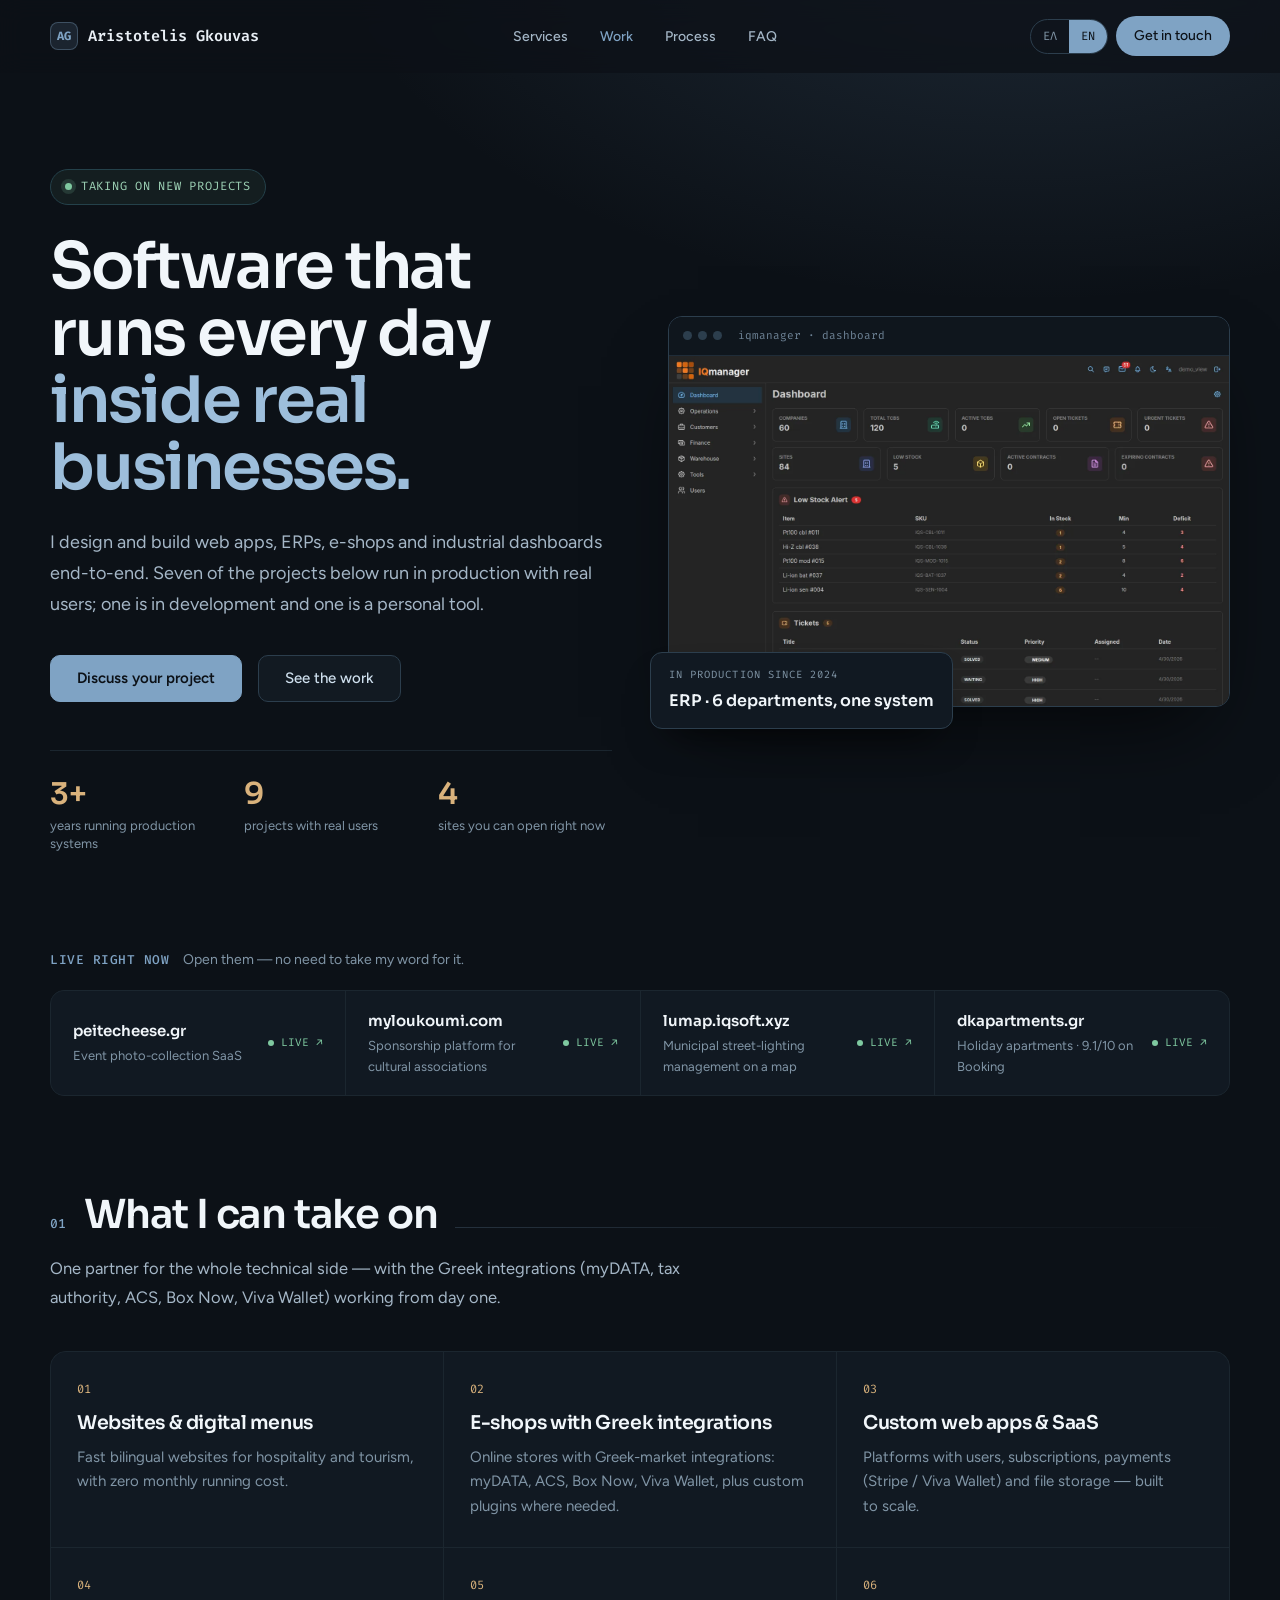
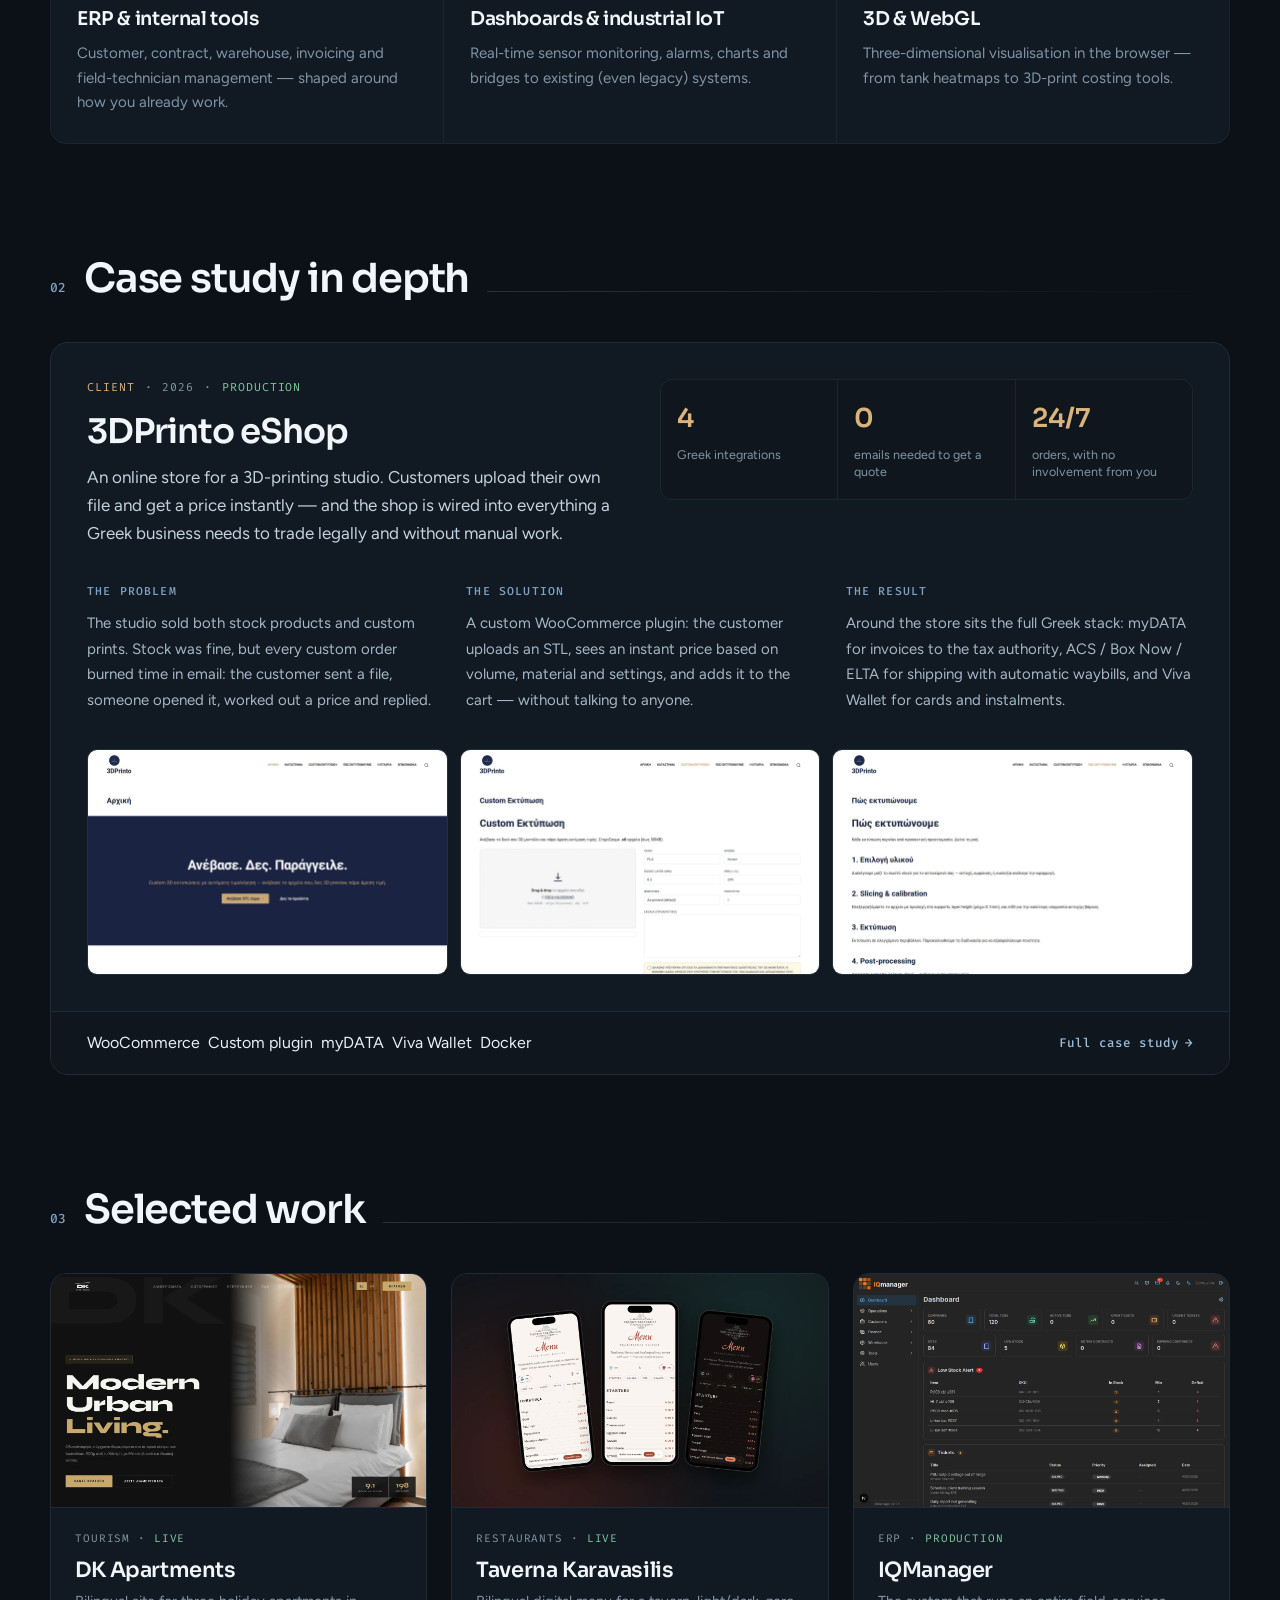
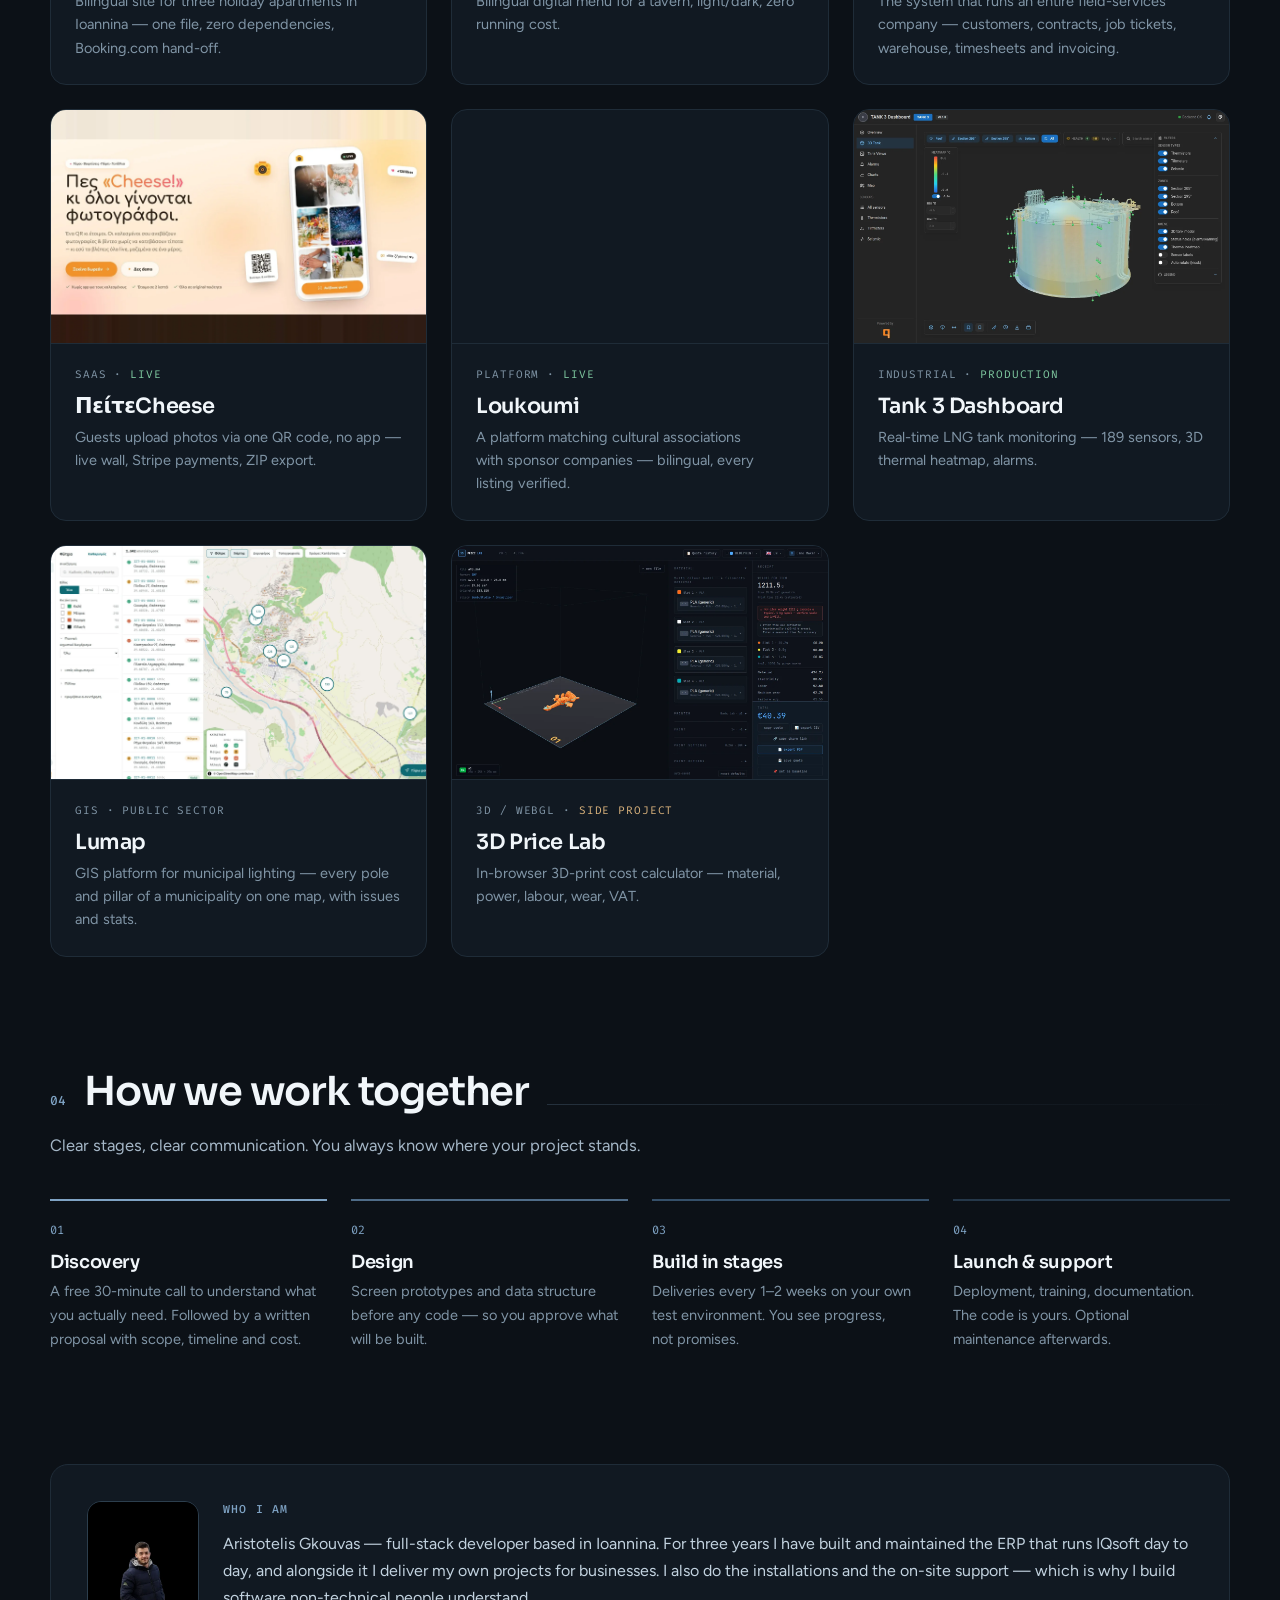
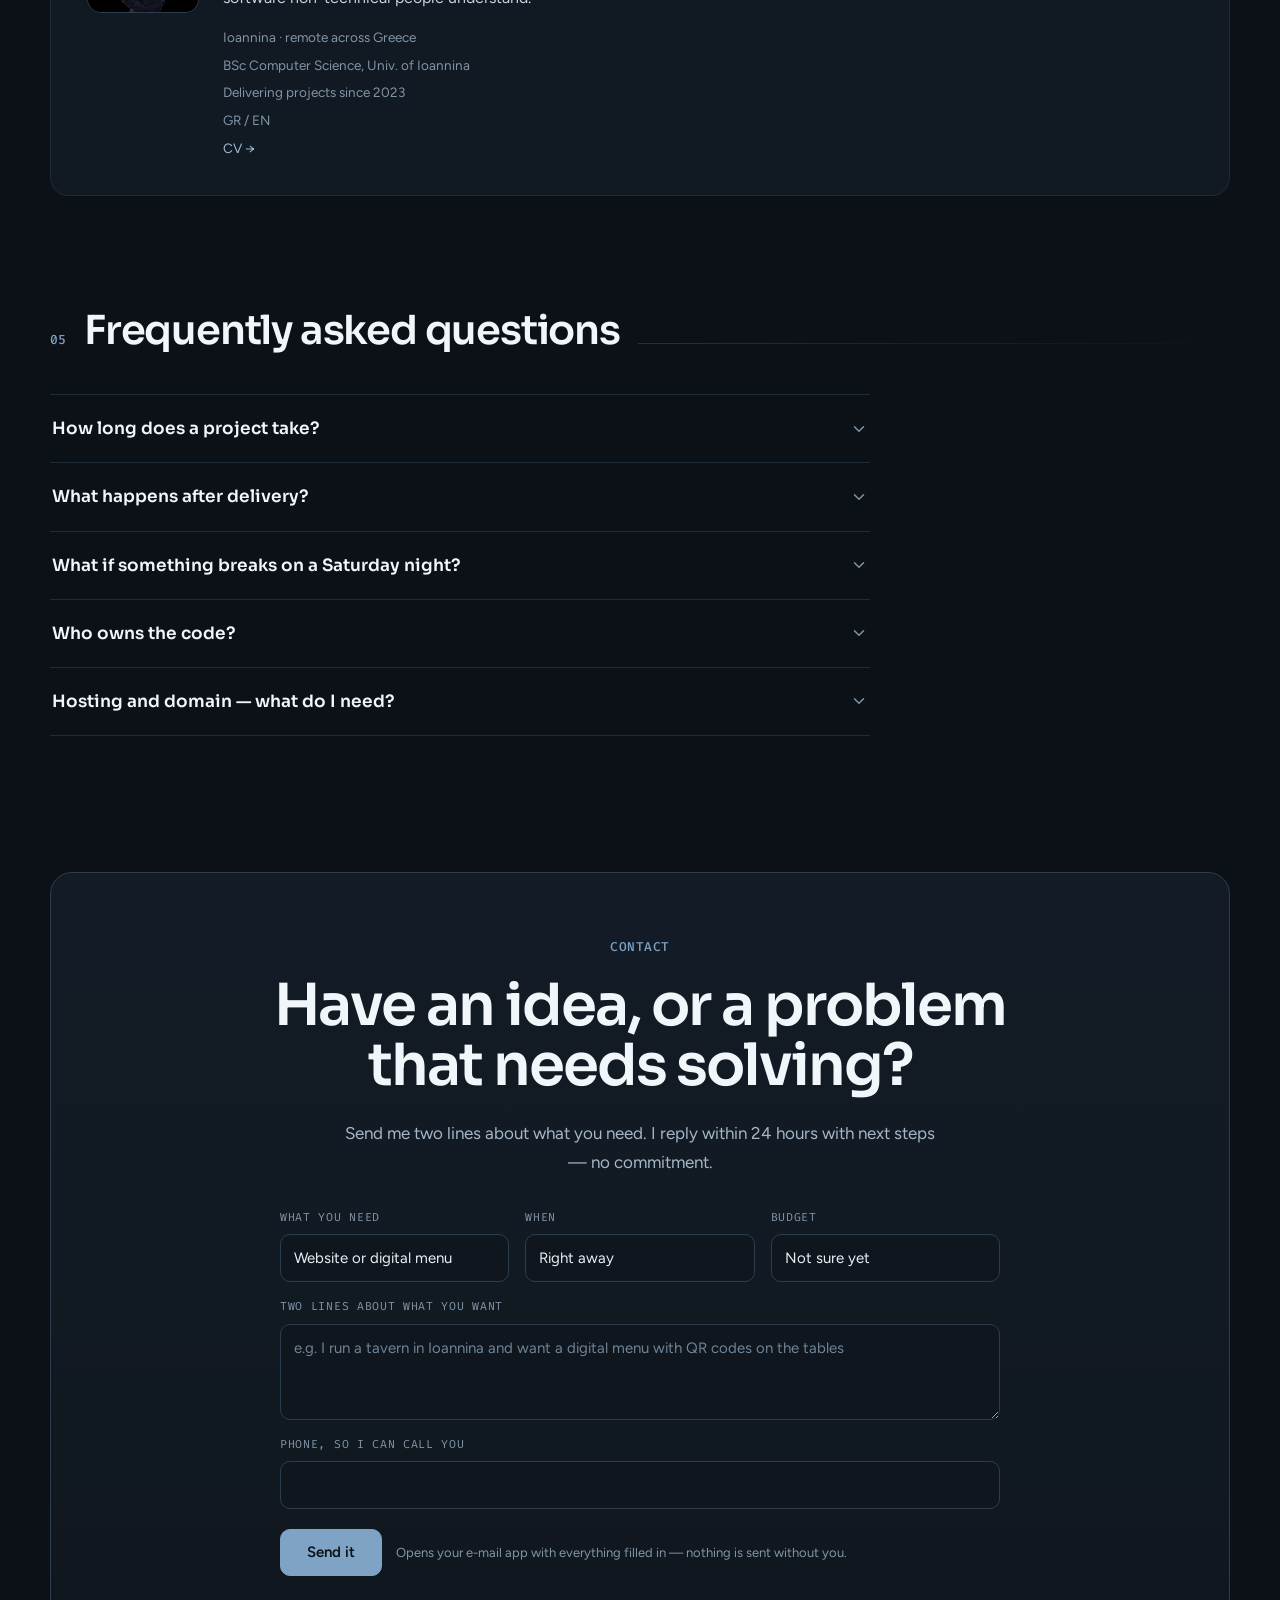
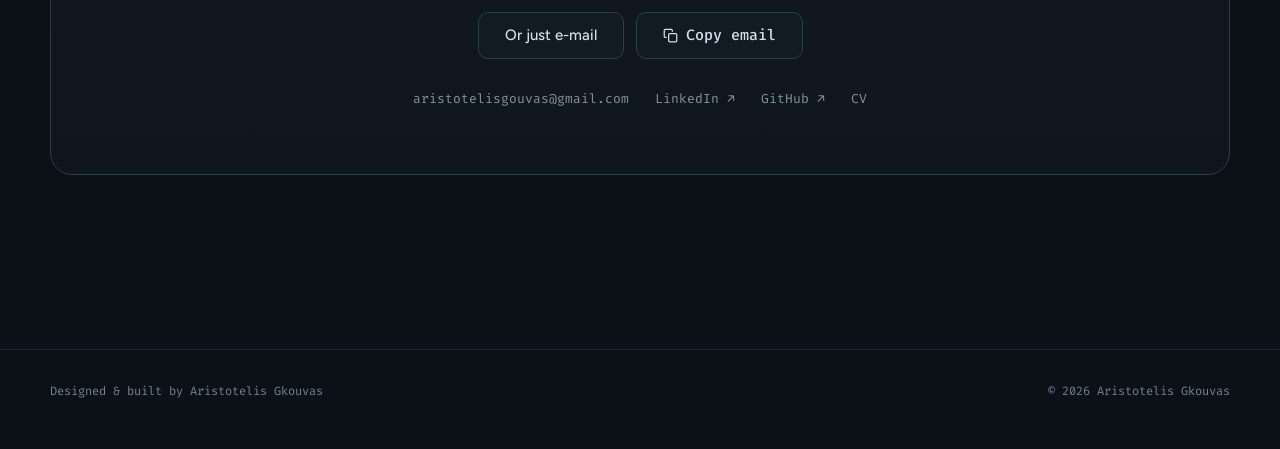
<file: index.html>
<!DOCTYPE html>
<html lang="el" data-theme="dark">
  <head>
    <meta charset="UTF-8" />
    <meta name="viewport" content="width=device-width, initial-scale=1, viewport-fit=cover" />
    <meta name="theme-color" content="#0C1117" />
    <meta
      name="description"
      content="Αριστοτέλης Γκούβας — full-stack developer. Web εφαρμογές, ERP, e-shops και βιομηχανικά dashboards που τρέχουν σε παραγωγή σε πραγματικές επιχειρήσεις."
    />
    <title>Aristotelis Gkouvas — Full-stack Developer</title>

    <link rel="canonical" href="https://aristotelisgkouvas.github.io/" />
    <link rel="alternate" hreflang="el" href="https://aristotelisgkouvas.github.io/" />
    <link rel="alternate" hreflang="en" href="https://aristotelisgkouvas.github.io/?lang=en" />
    <link rel="alternate" hreflang="x-default" href="https://aristotelisgkouvas.github.io/" />
    <meta property="og:type" content="website" />
    <meta property="og:url" content="https://aristotelisgkouvas.github.io/" />
    <meta property="og:title" content="Aristotelis Gkouvas — Full-stack Developer" />
    <meta property="og:description" content="Software that runs every day inside real businesses — web apps, ERPs, e-shops and industrial dashboards, built end-to-end." />
    <meta property="og:image" content="https://aristotelisgkouvas.github.io/assets/og-image.png" />
    <meta property="og:image:width" content="1200" />
    <meta property="og:image:height" content="630" />
    <meta property="og:locale" content="el_GR" />
    <meta property="og:locale:alternate" content="en_US" />
    <meta name="twitter:card" content="summary_large_image" />
    <meta name="twitter:title" content="Aristotelis Gkouvas — Full-stack Developer" />
    <meta name="twitter:description" content="Software that runs every day inside real businesses — web apps, ERPs, e-shops and industrial dashboards." />
    <meta name="twitter:image" content="https://aristotelisgkouvas.github.io/assets/og-image.png" />
    <link rel="icon" href="data:image/svg+xml,%3Csvg xmlns='http://www.w3.org/2000/svg' viewBox='0 0 32 32'%3E%3Crect width='32' height='32' rx='7' fill='%23131B23' stroke='%232C3E4D'/%3E%3Ctext x='16' y='21' font-family='Fira Code,monospace' font-size='13' font-weight='600' text-anchor='middle' fill='%239DBEDB'%3EAG%3C/text%3E%3C/svg%3E" />
    <link rel="preconnect" href="https://fonts.googleapis.com" />
    <link rel="preconnect" href="https://fonts.gstatic.com" crossorigin />
    <link
      rel="stylesheet"
      href="https://fonts.googleapis.com/css2?family=Sora:wght@500;600;700&amp;family=Figtree:wght@400;500;600&amp;family=Fira+Code:wght@400;500&amp;display=swap"
    />
    <link rel="stylesheet" href="./style.css" />

    <script type="application/ld+json">
      {
        "@context": "https://schema.org",
        "@type": "Person",
        "name": "Aristotelis Gkouvas",
        "alternateName": "Αριστοτέλης Γκούβας",
        "url": "https://aristotelisgkouvas.github.io/",
        "image": "https://aristotelisgkouvas.github.io/assets/profile-pic2.png",
        "email": "mailto:aristotelisgouvas@gmail.com",
        "jobTitle": "Full-stack Developer",
        "description": "Full-stack developer building ERPs, industrial dashboards, GIS platforms, e-shops and SaaS products — Django, Next.js, Three.js.",
        "worksFor": { "@type": "Organization", "name": "IQsoft" },
        "alumniOf": {
          "@type": "CollegeOrUniversity",
          "name": "University of Ioannina",
          "sameAs": "https://www.uoi.gr/"
        },
        "address": {
          "@type": "PostalAddress",
          "addressLocality": "Ioannina",
          "addressCountry": "GR"
        },
        "knowsLanguage": ["el", "en"],
        "knowsAbout": [
          "Django", "Django REST Framework", "Next.js", "React", "TypeScript",
          "Three.js", "WebGL", "FastAPI", "PostgreSQL", "PostGIS", "WooCommerce", "Docker"
        ],
        "sameAs": [
          "https://github.com/AristotelisGkouvas",
          "https://www.linkedin.com/in/aristotelis-gkouvas/"
        ]
      }
    </script>
  </head>
  <body class="home">
    <a href="#main" class="skip-link" data-i18n="skip">Μετάβαση στο περιεχόμενο</a>

    <header class="site-header">
      <div class="container nav">
        <a href="#main" class="brand" aria-label="Home">
          <span class="brand-mark">AG</span>
          <span>Aristotelis Gkouvas</span>
        </a>

        <nav aria-label="Primary">
          <ul id="primary-nav" class="nav-links">
            <li><a href="#services" data-i18n="navServices">Υπηρεσίες</a></li>
            <li><a href="#work" data-i18n="navWork">Έργα</a></li>
            <li><a href="#process" data-i18n="navProcess">Διαδικασία</a></li>
            <li><a href="#faq">FAQ</a></li>
          </ul>
        </nav>

        <div class="nav-cta">
          <div class="lang-toggle" role="group" aria-label="Language">
            <button type="button" data-lang="el" aria-pressed="true" lang="el">ΕΛ</button>
            <button type="button" data-lang="en" aria-pressed="false" lang="en">EN</button>
          </div>
          <a href="#contact" class="nav-cta-link" data-i18n="navCta">Επικοινωνία</a>
          <button
            class="icon-btn menu-toggle"
            type="button"
            aria-label="Open menu"
            aria-expanded="false"
            aria-controls="primary-nav"
          >
            <svg viewBox="0 0 24 24" fill="none" stroke="currentColor" stroke-width="2" stroke-linecap="round" aria-hidden="true">
              <line class="top" x1="4" y1="6" x2="20" y2="6" />
              <line class="mid" x1="4" y1="12" x2="20" y2="12" />
              <line class="bot" x1="4" y1="18" x2="20" y2="18" />
            </svg>
          </button>
        </div>
      </div>
    </header>

    <main id="main" class="container">

      <!-- ── Hero ─────────────────────────────────────────────── -->
      <section class="hero">
        <div class="reveal">
          <!-- Deliberately timeless. A hard-coded month ("· Sep 2026") goes
               stale on its own and then quietly lies; flip this line off
               instead when you stop taking work. -->
          <div class="hero-badge">
            <span class="dot" aria-hidden="true"></span>
            <span data-i18n="available">Δέχομαι νέα έργα</span>
          </div>
          <h1 class="hero-title">
            <span data-i18n="heroTitle1">Λογισμικό που δουλεύει κάθε μέρα</span>
            <span class="accent" data-i18n="heroTitle2">σε πραγματικές επιχειρήσεις.</span>
          </h1>
          <p class="hero-body" data-i18n="heroBody">
            Σχεδιάζω και υλοποιώ web εφαρμογές, ERP, e-shops και βιομηχανικά dashboards από την αρχή μέχρι την παράδοση. Επτά από τα παρακάτω τρέχουν σε παραγωγή με πραγματικούς χρήστες· ένα είναι υπό ανάπτυξη και ένα είναι προσωπικό εργαλείο.
          </p>
          <div class="hero-actions">
            <a href="#contact" class="btn btn-primary" data-i18n="heroCta1">Συζητήστε το έργο σας</a>
            <a href="#work" class="btn btn-ghost" data-i18n="heroCta2">Δείτε τα έργα</a>
          </div>
          <dl class="hero-stats">
            <div>
              <dt class="hero-stat-num">3+</dt>
              <dd class="hero-stat-label" data-i18n="stat1">χρόνια σε συστήματα παραγωγής</dd>
            </div>
            <div>
              <dt class="hero-stat-num">9</dt>
              <dd class="hero-stat-label" data-i18n="stat2">έργα σε πραγματικούς χρήστες</dd>
            </div>
            <div>
              <dt class="hero-stat-num">4</dt>
              <dd class="hero-stat-label" data-i18n="stat3">sites που μπορείτε να ανοίξετε τώρα</dd>
            </div>
          </dl>
        </div>

        <div class="hero-mock-wrap reveal">
          <div class="hero-mock">
            <div class="hero-mock-bar" aria-hidden="true"><i></i><i></i><i></i><span>iqmanager · dashboard</span></div>
            <img src="./assets/projects/iqmanager/01-dashboard.webp" width="1440" height="900" alt="IQManager dashboard" decoding="async" fetchpriority="high" />
          </div>
          <div class="hero-float">
            <small data-i18n="heroBadgeLabel">Σε παραγωγή από το 2024</small>
            <strong data-i18n="heroBadgeValue">ERP · 6 τμήματα σε ένα σύστημα</strong>
          </div>
        </div>
      </section>

      <!-- ── Live right now ───────────────────────────────────── -->
      <section class="live reveal" aria-labelledby="live-label">
        <div class="live-head">
          <span id="live-label" class="eyebrow" data-i18n="liveLabel">Ζωντανά τώρα</span>
          <span data-i18n="liveSub">Ανοίξτε τα — δεν χρειάζεται να με πιστέψετε στα λόγια.</span>
        </div>
        <div class="cell-grid live-grid">
          <a class="live-item" href="https://peitecheese.gr/" target="_blank" rel="noopener">
            <span><b>peitecheese.gr</b><small data-i18n="live1">SaaS συλλογής φωτογραφιών εκδηλώσεων</small></span>
            <span class="live-pill"><i aria-hidden="true"></i>LIVE ↗</span>
          </a>
          <a class="live-item" href="https://myloukoumi.com/" target="_blank" rel="noopener">
            <span><b>myloukoumi.com</b><small data-i18n="live2">Πλατφόρμα χορηγιών για πολιτιστικούς φορείς</small></span>
            <span class="live-pill"><i aria-hidden="true"></i>LIVE ↗</span>
          </a>
          <a class="live-item" href="https://lumap.iqsoft.xyz/" target="_blank" rel="noopener">
            <span><b>lumap.iqsoft.xyz</b><small data-i18n="live4">Διαχείριση δημοτικού οδοφωτισμού σε χάρτη</small></span>
            <span class="live-pill"><i aria-hidden="true"></i>LIVE ↗</span>
          </a>
          <a class="live-item" href="https://dkapartments.gr/" target="_blank" rel="noopener">
            <span><b>dkapartments.gr</b><small data-i18n="live3">Ενοικιαζόμενα διαμερίσματα · 9.1/10 στη Booking</small></span>
            <span class="live-pill"><i aria-hidden="true"></i>LIVE ↗</span>
          </a>
        </div>
      </section>

      <!-- ── 01 Services ──────────────────────────────────────── -->
      <section id="services" class="section">
        <div class="section-head reveal">
          <span class="section-num">01</span>
          <h2 class="h-section" data-i18n="servicesTitle">Τι μπορώ να αναλάβω</h2>
          <span class="section-divider" aria-hidden="true"></span>
        </div>
        <p class="section-sub reveal" data-i18n="servicesSub">Ένας συνεργάτης για όλο το τεχνικό μέρος — με τις ελληνικές ενσωματώσεις (myDATA, ΑΑΔΕ, ACS, Box Now, Viva Wallet) να δουλεύουν από την πρώτη μέρα.</p>
        <div class="cell-grid services-grid reveal">
          <article class="svc">
            <div class="num">01</div>
            <h3 data-i18n="svc6t">Ιστοσελίδες &amp; ψηφιακοί κατάλογοι</h3>
            <p data-i18n="svc6d">Γρήγορες, δίγλωσσες ιστοσελίδες για εστίαση και τουρισμό, με μηδενικό μηνιαίο κόστος λειτουργίας.</p>
          </article>
          <article class="svc">
            <div class="num">02</div>
            <h3 data-i18n="svc3t">E-shop με ελληνικές ενσωματώσεις</h3>
            <p data-i18n="svc3d">Ηλεκτρονικά καταστήματα με ελληνικές ενσωματώσεις: myDATA, ACS, Box Now, Viva Wallet, και custom plugins όπου χρειάζεται.</p>
          </article>
          <article class="svc">
            <div class="num">03</div>
            <h3 data-i18n="svc1t">Custom web εφαρμογές &amp; SaaS</h3>
            <p data-i18n="svc1d">Πλατφόρμες με χρήστες, συνδρομές, πληρωμές (Stripe / Viva Wallet) και αποθήκευση αρχείων — έτοιμες να κλιμακωθούν.</p>
          </article>
          <article class="svc">
            <div class="num">04</div>
            <h3 data-i18n="svc2t">ERP &amp; εσωτερικά εργαλεία</h3>
            <p data-i18n="svc2d">Συστήματα διαχείρισης πελατών, συμβολαίων, αποθήκης, τιμολόγησης και τεχνικών — προσαρμοσμένα στον τρόπο που ήδη δουλεύετε.</p>
          </article>
          <article class="svc">
            <div class="num">05</div>
            <h3 data-i18n="svc4t">Dashboards &amp; βιομηχανικό IoT</h3>
            <p data-i18n="svc4d">Παρακολούθηση αισθητήρων σε πραγματικό χρόνο, alarms, γραφήματα και σύνδεση με υπάρχοντα (ακόμα και παλιά) συστήματα.</p>
          </article>
          <article class="svc">
            <div class="num">06</div>
            <h3 data-i18n="svc5t">3D &amp; WebGL</h3>
            <p data-i18n="svc5d">Τρισδιάστατες απεικονίσεις στον browser — από heatmaps δεξαμενών μέχρι εργαλεία κοστολόγησης 3D εκτύπωσης.</p>
          </article>
        </div>
      </section>

      <!-- ── 02 Case study ────────────────────────────────────── -->
      <section id="case" class="section">
        <div class="section-head has-grid reveal">
          <span class="section-num">02</span>
          <h2 class="h-section" data-i18n="caseTitle">Αναλυτικό case study</h2>
          <span class="section-divider" aria-hidden="true"></span>
        </div>
        <article class="case reveal">
          <div class="case-top">
            <div>
              <div class="case-meta">
                <span class="org" data-i18n="caseClient">Πελάτης</span><span>·</span><span>2026</span><span>·</span><span class="ok" data-i18n="production">Παραγωγή</span>
              </div>
              <h3>3DPrinto eShop</h3>
              <p class="case-lead" data-i18n="caseLead">Ηλεκτρονικό κατάστημα για studio τρισδιάστατης εκτύπωσης. Ο πελάτης ανεβάζει μόνος του το αρχείο του και παίρνει τιμή αμέσως — και το κατάστημα είναι συνδεδεμένο με ό,τι χρειάζεται μια ελληνική επιχείρηση για να λειτουργήσει νόμιμα και αυτοματοποιημένα.</p>
            </div>
            <div class="cell-grid case-metrics">
              <div><b>4</b><small data-i18n="caseM1">ελληνικές ενσωματώσεις</small></div>
              <div><b>0</b><small data-i18n="caseM2">email για να πάρει τιμή ο πελάτης</small></div>
              <div><b>24/7</b><small data-i18n="caseM3">παραγγελίες χωρίς εμπλοκή σας</small></div>
            </div>
          </div>
          <div class="case-cols">
            <div>
              <span class="eyebrow" data-i18n="caseProblemL">Το πρόβλημα</span>
              <p data-i18n="caseProblem">Το studio πουλούσε και έτοιμα προϊόντα και custom εκτυπώσεις. Τα έτοιμα δούλευαν μια χαρά, αλλά για κάθε custom παραγγελία χανόταν χρόνος σε email: ο πελάτης έστελνε αρχείο, κάποιος το άνοιγε, υπολόγιζε και απαντούσε τιμή.</p>
            </div>
            <div>
              <span class="eyebrow" data-i18n="caseSolutionL">Η λύση</span>
              <p data-i18n="caseSolution">Custom plugin πάνω στο WooCommerce: ο πελάτης ανεβάζει STL, βλέπει άμεση τιμή με βάση όγκο, υλικό και ρυθμίσεις, και το προσθέτει στο καλάθι — χωρίς να χρειαστεί να μιλήσει σε κανέναν.</p>
            </div>
            <div>
              <span class="eyebrow" data-i18n="caseResultL">Το αποτέλεσμα</span>
              <p data-i18n="caseResult">Γύρω από το κατάστημα μπήκε όλη η ελληνική στοίβα: myDATA για τα τιμολόγια στην ΑΑΔΕ, ACS / Box Now / ΕΛΤΑ για αποστολές με αυτόματα βαουτσερ, και Viva Wallet για κάρτες και δόσεις.</p>
            </div>
          </div>
          <div class="case-shots">
            <img src="./assets/projects/3dprinto/01-home.webp" width="1440" height="900" alt="3DPrinto storefront" loading="lazy" decoding="async" />
            <img src="./assets/projects/3dprinto/02-custom-print.webp" width="1440" height="900" alt="Custom print upload and instant quote" loading="lazy" decoding="async" />
            <img src="./assets/projects/3dprinto/03-process.webp" width="1440" height="900" alt="How the printing process works" loading="lazy" decoding="async" />
          </div>
          <div class="case-foot">
            <ul>
              <li class="tag">WooCommerce</li>
              <li class="tag">Custom plugin</li>
              <li class="tag">myDATA</li>
              <li class="tag">Viva Wallet</li>
              <li class="tag">Docker</li>
            </ul>
            <a class="btn-link" href="./projects/3dprinto-eshop/"><span data-i18n="readCase">Πλήρες case study</span> →</a>
          </div>
        </article>
      </section>

      <!-- ── 03 Selected work ─────────────────────────────────── -->
      <section id="work" class="section">
        <div class="section-head has-grid reveal">
          <span class="section-num">03</span>
          <h2 class="h-section" data-i18n="workTitle">Επιλεγμένα έργα</h2>
          <span class="section-divider" aria-hidden="true"></span>
        </div>
        <div class="wgrid">
          <a href="./projects/dkapartments/" class="wcard reveal">
            <img src="./assets/projects/dkapartments/cover.webp" width="1440" height="900" alt="DK Apartments landing page" loading="lazy" decoding="async" />
            <div class="wcard-body">
              <div class="wcard-meta"><span data-i18n="hospitality">Τουρισμός</span> · <span class="ok">Live</span></div>
              <h3>DK Apartments</h3>
              <p data-i18n="pDk">Δίγλωσσο site για τρία ενοικιαζόμενα διαμερίσματα στα Ιωάννινα — ένα αρχείο, μηδέν εξαρτήσεις, hand-off στη Booking.com.</p>
            </div>
          </a>
          <a href="./projects/taverna-karavasilis/" class="wcard reveal">
            <img src="./assets/projects/taverna/cover.webp" width="1440" height="900" alt="Taverna Karavasilis menu" loading="lazy" decoding="async" />
            <div class="wcard-body">
              <div class="wcard-meta"><span data-i18n="smallSite">Εστίαση</span> · <span class="ok">Live</span></div>
              <h3>Taverna Karavasilis</h3>
              <p data-i18n="pTaverna">Δίγλωσσος ψηφιακός κατάλογος για ταβέρνα, light/dark, με μηδενικό κόστος λειτουργίας.</p>
            </div>
          </a>
          <a href="./projects/iqmanager/" class="wcard reveal">
            <img src="./assets/projects/iqmanager/01-dashboard.webp" width="1440" height="900" alt="IQManager dashboard" loading="lazy" decoding="async" />
            <div class="wcard-body">
              <div class="wcard-meta">ERP · <span class="ok" data-i18n="production">Παραγωγή</span></div>
              <h3>IQManager</h3>
              <p data-i18n="pIq">Το σύστημα που τρέχει ολόκληρη μια εταιρεία τεχνικών υπηρεσιών — πελάτες, συμβόλαια, δελτία εργασίας, αποθήκη, ώρες και τιμολόγηση.</p>
            </div>
          </a>
          <a href="./projects/peitecheese/" class="wcard reveal">
            <img src="./assets/projects/peitecheese/card.webp" width="1600" height="1000" alt="ΠείτεCheese — «Πες Cheese!» landing page" loading="lazy" decoding="async" />
            <div class="wcard-body">
              <div class="wcard-meta">SaaS · <span class="ok">Live</span></div>
              <h3 lang="el">ΠείτεCheese</h3>
              <p data-i18n="pCheese">Οι καλεσμένοι ανεβάζουν φωτογραφίες με ένα QR, χωρίς εφαρμογή — live wall, πληρωμές Stripe, εξαγωγή ZIP.</p>
            </div>
          </a>
          <a href="./projects/loukoumi/" class="wcard reveal">
            <img src="./assets/projects/loukoumi/cover.webp" width="1440" height="900" alt="Loukoumi landing page" loading="lazy" decoding="async" />
            <div class="wcard-body">
              <div class="wcard-meta"><span data-i18n="platform">Πλατφόρμα</span> · <span class="ok">Live</span></div>
              <h3>Loukoumi</h3>
              <p data-i18n="pLoukoumi">Πλατφόρμα που ταιριάζει πολιτιστικούς συλλόγους με εταιρείες-χορηγούς — δίγλωσση, με επαλήθευση κάθε καταχώρησης.</p>
            </div>
          </a>
          <a href="./projects/tank-3-dashboard/" class="wcard reveal">
            <img src="./assets/projects/tank/02-3d-heatmap.webp" width="1440" height="900" alt="Tank 3 Dashboard thermal heatmap" loading="lazy" decoding="async" />
            <div class="wcard-body">
              <div class="wcard-meta"><span data-i18n="industrial">Βιομηχανικό</span> · <span class="ok" data-i18n="production">Παραγωγή</span></div>
              <h3>Tank 3 Dashboard</h3>
              <p data-i18n="pTank">Παρακολούθηση δεξαμενής LNG σε πραγματικό χρόνο — 189 αισθητήρες, 3D θερμικός χάρτης, alarms.</p>
            </div>
          </a>
          <a href="./projects/lumap/" class="wcard reveal">
            <img src="./assets/projects/lumap/03-map.webp" width="1600" height="950" alt="Lumap map" loading="lazy" decoding="async" />
            <div class="wcard-body">
              <div class="wcard-meta">GIS · <span data-i18n="publicSector">Δημόσιος τομέας</span></div>
              <h3>Lumap</h3>
              <p data-i18n="pLumap">Πλατφόρμα GIS για τον δημοτικό φωτισμό — κάθε στύλος και πίλαρ ενός δήμου σε έναν χάρτη, με βλάβες και στατιστικά.</p>
            </div>
          </a>
          <a href="./projects/3d-price-lab/" class="wcard reveal">
            <img src="./assets/projects/3dpricelab/06-calculator-loaded.webp" width="1440" height="900" alt="3D Price Lab calculator" loading="lazy" decoding="async" />
            <div class="wcard-body">
              <div class="wcard-meta">3D / WebGL · <span class="gold" data-i18n="sideProject">Προσωπικό έργο</span></div>
              <h3>3D Price Lab</h3>
              <p data-i18n="pPriceLab">Υπολογιστής κόστους 3D εκτύπωσης στον browser — υλικό, ρεύμα, εργασία, φθορά, ΦΠΑ.</p>
            </div>
          </a>
        </div>
      </section>

      <!-- ── 04 Process ───────────────────────────────────────── -->
      <section id="process" class="section">
        <div class="section-head reveal">
          <span class="section-num">04</span>
          <h2 class="h-section" data-i18n="processTitle">Πώς δουλεύουμε μαζί</h2>
          <span class="section-divider" aria-hidden="true"></span>
        </div>
        <p class="section-sub reveal" data-i18n="processSub">Καθαρά στάδια, καθαρή επικοινωνία. Ξέρετε πάντα σε ποιο σημείο βρίσκεται το έργο σας.</p>
        <div class="process-grid reveal">
          <div class="step">
            <div class="num">01</div>
            <h3 data-i18n="step1t">Συζήτηση &amp; ανάλυση</h3>
            <p data-i18n="step1d">Μια δωρεάν κλήση 30΄ για να καταλάβω τι χρειάζεστε πραγματικά. Ακολουθεί γραπτή πρόταση με εύρος, χρόνο και κόστος.</p>
          </div>
          <div class="step">
            <div class="num">02</div>
            <h3 data-i18n="step2t">Σχεδιασμός</h3>
            <p data-i18n="step2d">Πρωτότυπα οθονών και δομή δεδομένων πριν γραφτεί κώδικας — για να εγκρίνετε αυτό που θα φτιαχτεί.</p>
          </div>
          <div class="step">
            <div class="num">03</div>
            <h3 data-i18n="step3t">Υλοποίηση σε στάδια</h3>
            <p data-i18n="step3d">Παραδόσεις κάθε 1–2 εβδομάδες σε δικό σας test περιβάλλον. Βλέπετε πρόοδο, όχι υποσχέσεις.</p>
          </div>
          <div class="step">
            <div class="num">04</div>
            <h3 data-i18n="step4t">Παράδοση &amp; συντήρηση</h3>
            <p data-i18n="step4d">Εγκατάσταση, εκπαίδευση, τεκμηρίωση. Ο κώδικας είναι δικός σας. Προαιρετική συντήρηση μετά.</p>
          </div>
        </div>
      </section>

      <!-- ── About ────────────────────────────────────────────── -->
      <section id="about" class="section">
        <div class="about-card reveal">
          <div class="about-me">
            <img class="about-avatar" src="./assets/profile-pic2.webp" width="400" height="400" alt="Aristotelis Gkouvas" loading="lazy" decoding="async" />
            <div>
              <span class="eyebrow" data-i18n="aboutLabel">Ποιος είμαι</span>
              <p data-i18n="aboutBody">Αριστοτέλης Γκούβας — full-stack developer με έδρα τα Ιωάννινα. Τρία χρόνια χτίζω και συντηρώ το ERP που τρέχει καθημερινά ολόκληρη την IQsoft, και παράλληλα παραδίδω δικά μου έργα σε επιχειρήσεις. Κάνω και τις εγκαταστάσεις και την τεχνική υποστήριξη στο πεδίο — γι’ αυτό φτιάχνω λογισμικό που καταλαβαίνουν άνθρωποι χωρίς τεχνικές γνώσεις.</p>
              <div class="about-facts">
                <span data-i18n="aboutLoc">Ιωάννινα · remote σε όλη την Ελλάδα</span>
                <span data-i18n="aboutEdu">BSc Πληροφορικής, Παν. Ιωαννίνων</span>
                <span data-i18n="aboutSince">Παραδίδω έργα από το 2023</span>
                <span>GR / EN</span>
                <a href="./cv/" data-i18n="aboutCv">Βιογραφικό →</a>
              </div>
            </div>
          </div>
        </div>
      </section>

      <!-- ── 05 FAQ ───────────────────────────────────────────── -->
      <section id="faq" class="section">
        <div class="section-head has-grid reveal">
          <span class="section-num">05</span>
          <h2 class="h-section" data-i18n="faqTitle">Συχνές ερωτήσεις</h2>
          <span class="section-divider" aria-hidden="true"></span>
        </div>
        <div class="faq-list reveal">
          <details class="faq-item">
            <summary><span data-i18n="faq1q">Πόσο χρόνο παίρνει ένα έργο;</span><svg class="faq-chev" viewBox="0 0 24 24" fill="none" stroke="currentColor" stroke-width="2" stroke-linecap="round" stroke-linejoin="round" aria-hidden="true"><path d="m6 9 6 6 6-6"/></svg></summary>
            <p data-i18n="faq1a">Ένα site ή digital menu: 1–2 εβδομάδες. Ένα e-shop με ελληνικές ενσωματώσεις: 3–6 εβδομάδες. Μια custom εφαρμογή ή ERP: 2–4 μήνες για την πρώτη λειτουργική έκδοση, με παραδόσεις κάθε 1–2 εβδομάδες. Θα λάβετε γραπτό χρονοδιάγραμμα πριν ξεκινήσουμε.</p>
          </details>
          <details class="faq-item">
            <summary><span data-i18n="faq2q">Τι γίνεται μετά την παράδοση;</span><svg class="faq-chev" viewBox="0 0 24 24" fill="none" stroke="currentColor" stroke-width="2" stroke-linecap="round" stroke-linejoin="round" aria-hidden="true"><path d="m6 9 6 6 6-6"/></svg></summary>
            <p data-i18n="faq2a">Οι πρώτες 30 ημέρες διορθώσεις καλύπτονται. Μετά, μπορείτε να επιλέξετε μηνιαία συντήρηση (ενημερώσεις, backups, μικρές αλλαγές) ή να με καλείτε μόνο όταν χρειάζεται. Τα έργα σε παραγωγή που βλέπετε παραπάνω συντηρούνται ακριβώς έτσι.</p>
          </details>
          <!-- CHECK: this is a promise made in your name. Adjust it to what
               you will actually honour before you rely on it. -->
          <details class="faq-item">
            <summary><span data-i18n="faq5q">Τι γίνεται αν χαλάσει κάτι Σάββατο βράδυ;</span><svg class="faq-chev" viewBox="0 0 24 24" fill="none" stroke="currentColor" stroke-width="2" stroke-linecap="round" stroke-linejoin="round" aria-hidden="true"><path d="m6 9 6 6 6-6"/></svg></summary>
            <p data-i18n="faq5a">Τα κρίσιμα — δεν ανοίγει το site, δεν περνούν παραγγελίες ή πληρωμές — έχουν προτεραιότητα και δεν περιμένουν τη Δευτέρα. Κάθε έργο έχει αυτόματα backups, οπότε επανέρχεται σε προηγούμενη κατάσταση αντί να ψάχνουμε υπό πίεση. Αν θέλετε εγγυημένο χρόνο απόκρισης γραπτώς, ορίζεται στη σύμβαση συντήρησης.</p>
          </details>
          <details class="faq-item">
            <summary><span data-i18n="faq3q">Ποιος κρατά τον κώδικα;</span><svg class="faq-chev" viewBox="0 0 24 24" fill="none" stroke="currentColor" stroke-width="2" stroke-linecap="round" stroke-linejoin="round" aria-hidden="true"><path d="m6 9 6 6 6-6"/></svg></summary>
            <p data-i18n="faq3a">Εσείς. Με την εξόφληση, ο κώδικας και τα δεδομένα παραδίδονται σε δικά σας accounts (GitHub, server, domain). Δεν υπάρχει δέσμευση σε εμένα — μπορεί να τον συνεχίσει οποιοσδήποτε developer.</p>
          </details>
          <details class="faq-item">
            <summary><span data-i18n="faq4q">Hosting και domain — τι χρειάζεται;</span><svg class="faq-chev" viewBox="0 0 24 24" fill="none" stroke="currentColor" stroke-width="2" stroke-linecap="round" stroke-linejoin="round" aria-hidden="true"><path d="m6 9 6 6 6-6"/></svg></summary>
            <p data-i18n="faq4a">Σας καθοδηγώ στην αγορά domain και hosting στο όνομά σας και αναλαμβάνω όλη την τεχνική εγκατάσταση (server, SSL, backups). Για μικρά sites συχνά το κόστος λειτουργίας είναι μηδενικό.</p>
          </details>
        </div>
      </section>

      <!-- ── Contact ──────────────────────────────────────────── -->
      <section id="contact" class="section contact">
        <div class="contact-card reveal">
          <span class="eyebrow" data-i18n="contactLabel">Επικοινωνία</span>
          <h2 class="contact-title" data-i18n="contactTitle">Έχετε μια ιδέα ή ένα πρόβλημα που θέλει λύση;</h2>
          <p class="contact-body" data-i18n="contactBody">Στείλτε μου δύο γραμμές για το τι χρειάζεστε. Απαντώ εντός 24 ωρών με τα επόμενα βήματα — χωρίς καμία δέσμευση.</p>
          <form class="brief" id="brief">
            <div class="brief-row">
              <label>
                <span data-i18n="bfWhat">Τι χρειάζεστε</span>
                <select name="what" required>
                  <option data-i18n="opWeb">Ιστοσελίδα ή ψηφιακός κατάλογος</option>
                  <option data-i18n="opShop">E-shop</option>
                  <option data-i18n="opApp">Custom εφαρμογή ή εσωτερικό εργαλείο</option>
                  <option data-i18n="opOther">Κάτι άλλο</option>
                </select>
              </label>
              <label>
                <span data-i18n="bfWhen">Πότε</span>
                <select name="when" required>
                  <option data-i18n="opNow">Άμεσα</option>
                  <option data-i18n="opSoon">Μέσα στους επόμενους 1–3 μήνες</option>
                  <option data-i18n="opLater">Δεν βιάζομαι</option>
                </select>
              </label>
              <label>
                <span data-i18n="bfBudget">Προϋπολογισμός</span>
                <select name="budget" required>
                  <option data-i18n="opDunno">Δεν ξέρω ακόμα</option>
                  <option data-i18n="opB1">έως 1.000€</option>
                  <option data-i18n="opB2">1.000–3.000€</option>
                  <option data-i18n="opB3">3.000–10.000€</option>
                  <option data-i18n="opB4">πάνω από 10.000€</option>
                </select>
              </label>
            </div>
            <label class="brief-full">
              <span data-i18n="bfAbout">Δύο γραμμές για το τι θέλετε</span>
              <textarea name="about" rows="3" required data-i18n-ph="bfAboutPh" placeholder="π.χ. έχω ταβέρνα στα Γιάννενα και θέλω ψηφιακό κατάλογο με QR στα τραπέζια"></textarea>
            </label>
            <label class="brief-full">
              <span data-i18n="bfPhone">Τηλέφωνο για να σας πάρω</span>
              <input type="tel" name="phone" inputmode="tel" autocomplete="tel" />
            </label>
            <div class="brief-actions">
              <button type="submit" class="btn btn-primary" data-i18n="bfSend">Στείλτε το</button>
              <span class="brief-note muted" data-i18n="bfNote">Ανοίγει το πρόγραμμα email σας με όλα συμπληρωμένα — δεν στέλνεται τίποτα χωρίς εσάς.</span>
            </div>
          </form>

          <div class="contact-actions">
            <a href="mailto:aristotelisgouvas@gmail.com" class="btn btn-ghost" data-i18n="contactEmail">Ή σκέτο email</a>
            <!-- Shown only when PHONE is set at the top of script.js. -->
            <a id="wa-link" href="#contact" class="btn btn-ghost" target="_blank" rel="noopener" hidden>WhatsApp</a>
            <!-- mailto: is a dead end on a machine with no mail client set up,
                 which is most locked-down corporate desktops. -->
            <button class="copy-email btn btn-ghost" type="button" data-email="aristotelisgouvas@gmail.com">
              <svg viewBox="0 0 24 24" fill="none" stroke="currentColor" stroke-width="2" stroke-linecap="round" stroke-linejoin="round" aria-hidden="true"><rect x="9" y="9" width="13" height="13" rx="2"/><path d="M5 15H4a2 2 0 0 1-2-2V4a2 2 0 0 1 2-2h9a2 2 0 0 1 2 2v1"/></svg>
              <span class="copy-label" role="status" aria-live="polite" data-i18n="contactCopy">Αντιγραφή email</span>
            </button>
          </div>
          <div class="contact-links">
            <a href="mailto:aristotelisgouvas@gmail.com">aristotelisgouvas@gmail.com</a>
            <a href="https://www.linkedin.com/in/aristotelis-gkouvas/" target="_blank" rel="noopener">LinkedIn ↗</a>
            <a href="https://github.com/AristotelisGkouvas" target="_blank" rel="noopener">GitHub ↗</a>
            <a href="./cv/" data-i18n="contactCv">Βιογραφικό</a>
          </div>
        </div>
      </section>
    </main>

    <footer class="site-footer">
      <div class="container footer-row">
        <span data-i18n="footer">Σχεδίαση &amp; υλοποίηση: Αριστοτέλης Γκούβας</span>
        <span>© <span id="year">2026</span> Aristotelis Gkouvas</span>
      </div>
    </footer>

    <script src="./script.js"></script>
    <script>document.getElementById("year").textContent = new Date().getFullYear();</script>
  </body>
</html>
</file>
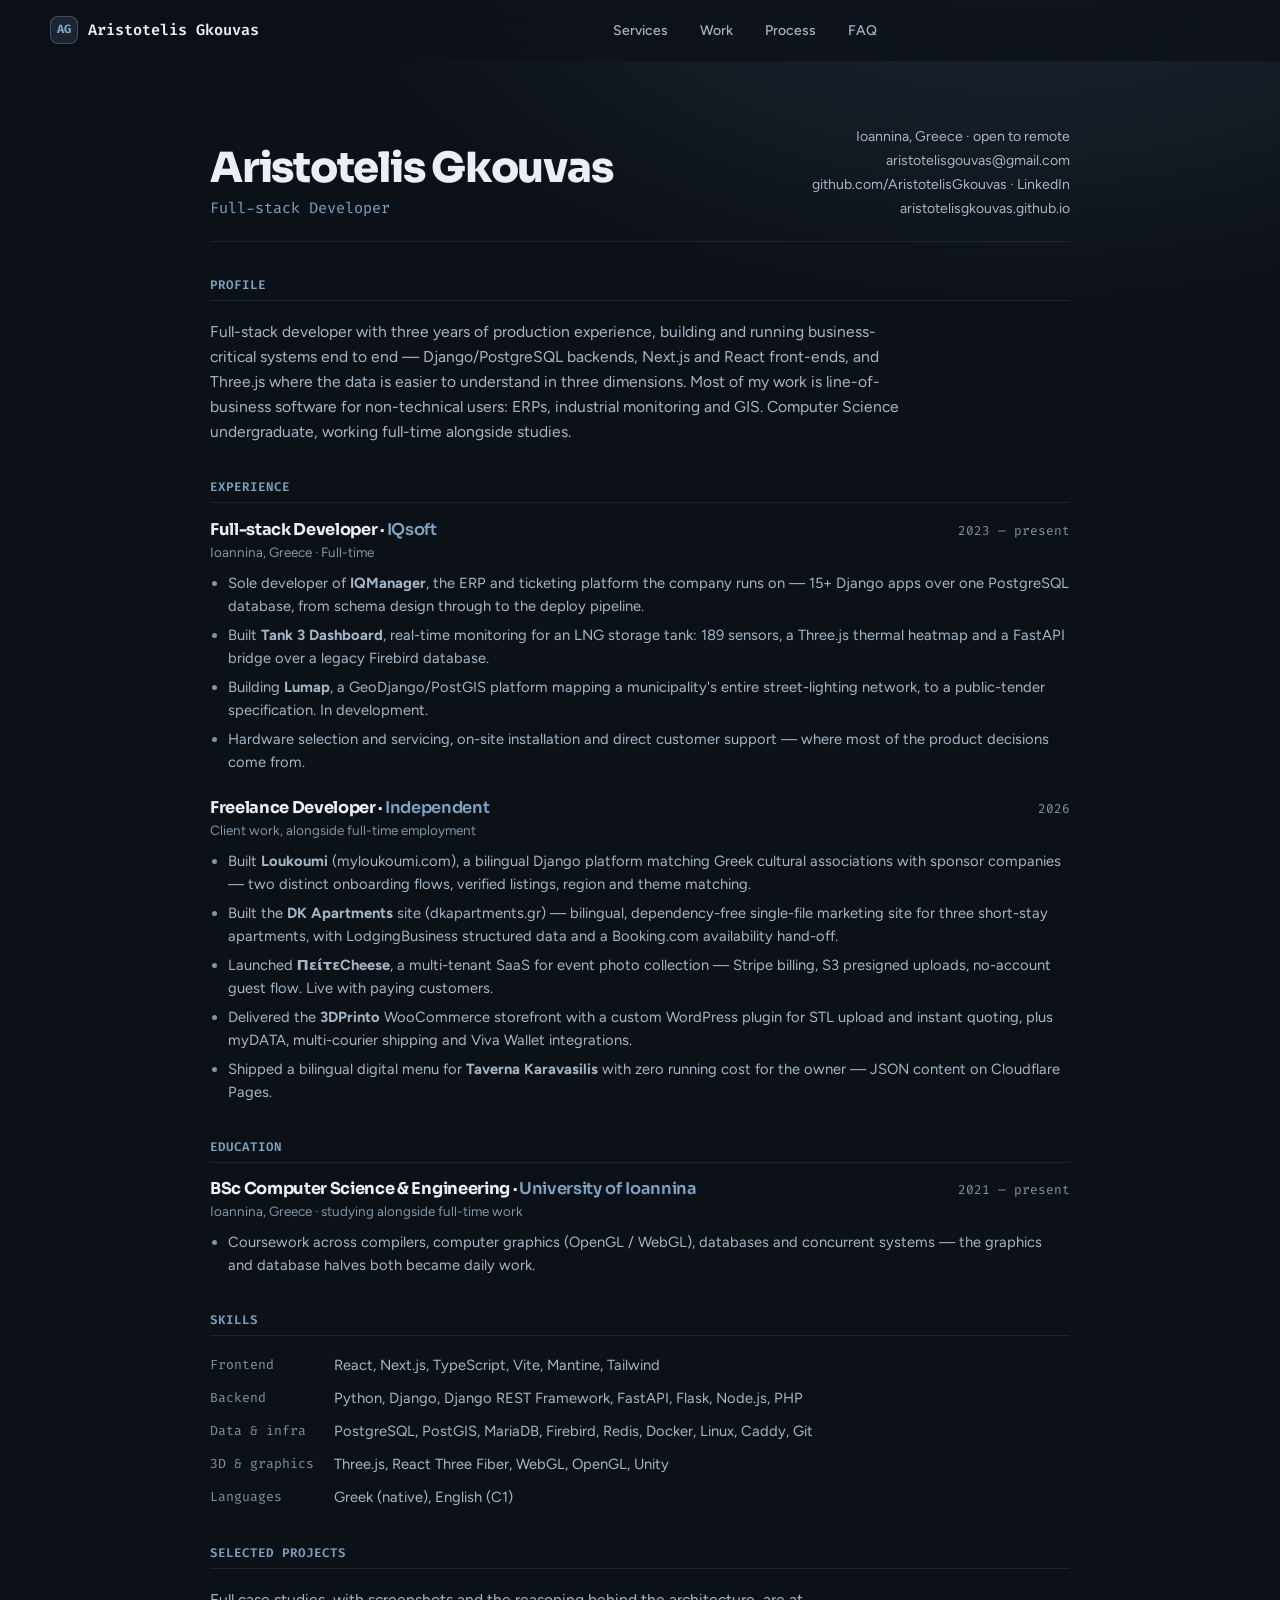
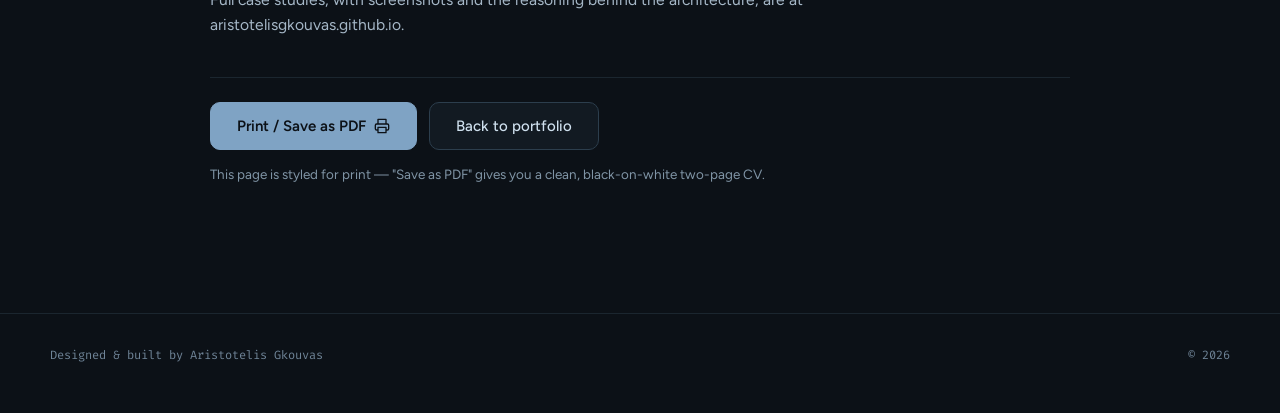
<file: cv/index.html>
<!DOCTYPE html>
<html lang="en" data-theme="dark">
  <head>
    <meta charset="UTF-8" />
    <meta name="viewport" content="width=device-width, initial-scale=1, viewport-fit=cover" />
    <meta name="theme-color" content="#0C1117" />
    <meta
      name="description"
      content="Curriculum vitae of Aristotelis Gkouvas — full-stack developer building ERPs, industrial dashboards and GIS platforms."
    />
    <title>CV — Aristotelis Gkouvas</title>
    <link rel="icon" href="data:image/svg+xml,%3Csvg xmlns='http://www.w3.org/2000/svg' viewBox='0 0 32 32'%3E%3Crect width='32' height='32' rx='7' fill='%23131B23' stroke='%232C3E4D'/%3E%3Ctext x='16' y='21' font-family='Fira Code,monospace' font-size='13' font-weight='600' text-anchor='middle' fill='%239DBEDB'%3EAG%3C/text%3E%3C/svg%3E" />

    <link rel="canonical" href="https://aristotelisgkouvas.github.io/cv/" />
    <meta property="og:type" content="profile" />
    <meta property="og:url" content="https://aristotelisgkouvas.github.io/cv/" />
    <meta property="og:title" content="CV — Aristotelis Gkouvas" />
    <meta property="og:description" content="Full-stack developer — Django, Next.js, PostGIS, Three.js. Ioannina, Greece." />
    <meta property="og:image" content="https://aristotelisgkouvas.github.io/assets/og-image.png" />
    <meta name="twitter:card" content="summary_large_image" />
    <meta name="twitter:title" content="CV — Aristotelis Gkouvas" />
    <meta name="twitter:description" content="Full-stack developer — Django, Next.js, PostGIS, Three.js. Ioannina, Greece." />
    <meta name="twitter:image" content="https://aristotelisgkouvas.github.io/assets/og-image.png" />

    <link rel="preconnect" href="https://fonts.googleapis.com" />
    <link rel="preconnect" href="https://fonts.gstatic.com" crossorigin />
    <link
      rel="stylesheet"
      href="https://fonts.googleapis.com/css2?family=Sora:wght@500;600;700&amp;family=Figtree:wght@400;500;600&amp;family=Fira+Code:wght@400;500&amp;display=swap"
    />
    <link rel="stylesheet" href="../style.css" />

    <style>
      /* The CV is one column on purpose: it has to survive being printed,
         pasted into an ATS box and skim-read in thirty seconds. */
      .cv {
        width: min(100% - 2rem, 860px);
        margin-inline: auto;
        padding-block: clamp(2rem, 6vw, 4rem);
      }

      .cv-head {
        display: flex;
        flex-wrap: wrap;
        gap: 1.5rem;
        justify-content: space-between;
        align-items: flex-end;
        padding-bottom: 1.25rem;
        border-bottom: 1px solid var(--border);
      }

      .cv-name {
        font-size: clamp(1.9rem, 4vw, 2.6rem);
        font-weight: 800;
        letter-spacing: -0.03em;
        line-height: 1.05;
      }

      .cv-title {
        font-family: var(--font-mono);
        color: var(--accent);
        font-size: 0.95rem;
        margin-top: 0.35rem;
      }

      .cv-contact {
        font-size: 0.88rem;
        color: var(--text-2);
        text-align: right;
        line-height: 1.7;
      }

      .cv-contact a { color: var(--text-2); }
      .cv-contact a:hover { color: var(--accent); }

      .cv-section { margin-top: 2.25rem; }

      .cv-section > h2 {
        font-family: var(--font-mono);
        font-size: 0.78rem;
        font-weight: 600;
        letter-spacing: 0.08em;
        text-transform: uppercase;
        color: var(--accent);
        padding-bottom: 0.5rem;
        margin-bottom: 1.1rem;
        border-bottom: 1px solid var(--border);
      }

      .cv-entry { margin-bottom: 1.6rem; }
      .cv-entry:last-child { margin-bottom: 0; }

      .cv-entry-head {
        display: flex;
        flex-wrap: wrap;
        gap: 0.25rem 1rem;
        justify-content: space-between;
        align-items: baseline;
      }

      .cv-role { font-size: 1.02rem; font-weight: 700; }
      .cv-org { color: var(--accent); font-weight: 600; }

      .cv-dates {
        font-family: var(--font-mono);
        font-size: 0.8rem;
        color: var(--text-3);
        white-space: nowrap;
      }

      .cv-meta {
        font-size: 0.84rem;
        color: var(--text-3);
        margin-bottom: 0.55rem;
      }

      .cv-entry ul {
        display: grid;
        gap: 0.4rem;
        padding-left: 1.1rem;
      }

      .cv-entry li {
        list-style: disc;
        font-size: 0.92rem;
        color: var(--text-2);
        line-height: 1.55;
      }

      .cv-entry li::marker { color: var(--text-3); }

      .cv-skills {
        display: grid;
        grid-template-columns: auto 1fr;
        gap: 0.6rem 1.25rem;
        font-size: 0.92rem;
      }

      .cv-skills dt {
        font-family: var(--font-mono);
        font-size: 0.82rem;
        color: var(--text-3);
        white-space: nowrap;
      }

      .cv-skills dd { color: var(--text-2); }

      .cv-summary { color: var(--text-2); font-size: 0.98rem; max-width: 70ch; }

      .cv-actions {
        display: flex;
        flex-wrap: wrap;
        gap: 0.75rem;
        margin-top: 2.5rem;
        padding-top: 1.5rem;
        border-top: 1px solid var(--border);
      }

      .cv-hint {
        font-size: 0.84rem;
        color: var(--text-3);
        margin-top: 0.85rem;
      }

      @media (max-width: 600px) {
        .cv-contact { text-align: left; }
        .cv-skills { grid-template-columns: 1fr; gap: 0.1rem; }
        .cv-skills dd { margin-bottom: 0.7rem; }
      }

      @media print {
        .cv { width: 100%; padding: 0; }
        .cv-actions, .cv-hint { display: none !important; }
        .cv-section { margin-top: 0.55cm; }
        .cv-entry { margin-bottom: 0.4cm; break-inside: avoid; }
        .cv-head { padding-bottom: 0.3cm; }
        .cv-name { font-size: 20pt; }
        .cv-entry li { font-size: 9.5pt; }
        .cv-summary { font-size: 10pt; }
        @page { margin: 1.4cm 1.5cm; }
      }
    </style>
  </head>
  <body>
    <a href="#main" class="skip-link">Skip to content</a>

    <header class="site-header">
      <div class="container nav">
        <a href="../" class="brand" aria-label="Home">
          <span class="brand-mark">AG</span>
          <span>Aristotelis Gkouvas</span>
        </a>
        <nav aria-label="Primary">
          <ul id="primary-nav" class="nav-links">
            <li><a href="../#services">Services</a></li>
            <li><a href="../#work">Work</a></li>
            <li><a href="../#process">Process</a></li>
            <li><a href="../#faq">FAQ</a></li>
          </ul>
        </nav>
        <div class="nav-cta">
          <button class="icon-btn menu-toggle" type="button" aria-label="Open menu" aria-expanded="false" aria-controls="primary-nav">
            <svg viewBox="0 0 24 24" fill="none" stroke="currentColor" stroke-width="2" stroke-linecap="round" aria-hidden="true">
              <line class="top" x1="4" y1="6" x2="20" y2="6"/>
              <line class="mid" x1="4" y1="12" x2="20" y2="12"/>
              <line class="bot" x1="4" y1="18" x2="20" y2="18"/>
            </svg>
          </button>
        </div>
      </div>
    </header>

    <main id="main" class="cv">
      <div class="cv-head">
        <div>
          <h1 class="cv-name">Aristotelis Gkouvas</h1>
          <p class="cv-title">Full-stack Developer</p>
        </div>
        <p class="cv-contact">
          Ioannina, Greece · open to remote<br />
          <a href="mailto:aristotelisgouvas@gmail.com">aristotelisgouvas@gmail.com</a><br />
          <a href="https://github.com/AristotelisGkouvas" target="_blank" rel="noopener">github.com/AristotelisGkouvas</a>
          ·
          <a href="https://www.linkedin.com/in/aristotelis-gkouvas/" target="_blank" rel="noopener">LinkedIn</a><br />
          <a href="https://aristotelisgkouvas.github.io/">aristotelisgkouvas.github.io</a>
        </p>
      </div>

      <section class="cv-section">
        <h2>Profile</h2>
        <p class="cv-summary">
          Full-stack developer with three years of production experience, building
          and running business-critical systems end to end — Django/PostgreSQL
          backends, Next.js and React front-ends, and Three.js where the data is
          easier to understand in three dimensions. Most of my work is line-of-business
          software for non-technical users: ERPs, industrial monitoring and GIS.
          Computer Science undergraduate, working full-time alongside studies.
        </p>
      </section>

      <section class="cv-section">
        <h2>Experience</h2>

        <article class="cv-entry">
          <div class="cv-entry-head">
            <h3 class="cv-role">Full-stack Developer · <span class="cv-org">IQsoft</span></h3>
            <span class="cv-dates">2023 — present</span>
          </div>
          <p class="cv-meta">Ioannina, Greece · Full-time</p>
          <ul>
            <li>
              Sole developer of <strong>IQManager</strong>, the ERP and ticketing
              platform the company runs on — 15+ Django apps over one PostgreSQL
              database, from schema design through to the deploy pipeline.
            </li>
            <li>
              Built <strong>Tank 3 Dashboard</strong>, real-time monitoring for an
              LNG storage tank: 189 sensors, a Three.js thermal heatmap and a
              FastAPI bridge over a legacy Firebird database.
            </li>
            <li>
              Building <strong>Lumap</strong>, a GeoDjango/PostGIS platform mapping a
              municipality's entire street-lighting network, to a public-tender
              specification. In development.
            </li>
            <li>
              Hardware selection and servicing, on-site installation and direct
              customer support — where most of the product decisions come from.
            </li>
          </ul>
        </article>

        <article class="cv-entry">
          <div class="cv-entry-head">
            <h3 class="cv-role">Freelance Developer · <span class="cv-org">Independent</span></h3>
            <span class="cv-dates">2026</span>
          </div>
          <p class="cv-meta">Client work, alongside full-time employment</p>
          <ul>
            <li>
              Built <strong>Loukoumi</strong> (<a href="https://myloukoumi.com/" target="_blank" rel="noopener">myloukoumi.com</a>),
              a bilingual Django platform matching Greek cultural associations with sponsor
              companies — two distinct onboarding flows, verified listings, region and theme matching.
            </li>
            <li>
              Built the <strong>DK Apartments</strong> site (<a href="https://dkapartments.gr/" target="_blank" rel="noopener">dkapartments.gr</a>) —
              bilingual, dependency-free single-file marketing site for three short-stay apartments,
              with LodgingBusiness structured data and a Booking.com availability hand-off.
            </li>
            <li>
              Launched <strong lang="el">ΠείτεCheese</strong>, a multi-tenant SaaS for
              event photo collection — Stripe billing, S3 presigned uploads, no-account
              guest flow. Live with paying customers.
            </li>
            <li>
              Delivered the <strong>3DPrinto</strong> WooCommerce storefront with a
              custom WordPress plugin for STL upload and instant quoting, plus myDATA,
              multi-courier shipping and Viva Wallet integrations.
            </li>
            <li>
              Shipped a bilingual digital menu for <strong>Taverna Karavasilis</strong>
              with zero running cost for the owner — JSON content on Cloudflare Pages.
            </li>
          </ul>
        </article>
      </section>

      <section class="cv-section">
        <h2>Education</h2>
        <article class="cv-entry">
          <div class="cv-entry-head">
            <h3 class="cv-role">BSc Computer Science &amp; Engineering · <span class="cv-org">University of Ioannina</span></h3>
            <span class="cv-dates">2021 — present</span>
          </div>
          <p class="cv-meta">Ioannina, Greece · studying alongside full-time work</p>
          <ul>
            <li>
              Coursework across compilers, computer graphics (OpenGL / WebGL),
              databases and concurrent systems — the graphics and database halves
              both became daily work.
            </li>
          </ul>
        </article>
      </section>

      <section class="cv-section">
        <h2>Skills</h2>
        <dl class="cv-skills">
          <dt>Frontend</dt>
          <dd>React, Next.js, TypeScript, Vite, Mantine, Tailwind</dd>
          <dt>Backend</dt>
          <dd>Python, Django, Django REST Framework, FastAPI, Flask, Node.js, PHP</dd>
          <dt>Data &amp; infra</dt>
          <dd>PostgreSQL, PostGIS, MariaDB, Firebird, Redis, Docker, Linux, Caddy, Git</dd>
          <dt>3D &amp; graphics</dt>
          <dd>Three.js, React Three Fiber, WebGL, OpenGL, Unity</dd>
          <dt>Languages</dt>
          <dd>Greek (native), English (C1)</dd>
        </dl>
      </section>

      <section class="cv-section">
        <h2>Selected projects</h2>
        <p class="cv-summary">
          Full case studies, with screenshots and the reasoning behind the
          architecture, are at
          <a href="https://aristotelisgkouvas.github.io/#work">aristotelisgkouvas.github.io</a>.
        </p>
      </section>

      <div class="cv-actions">
        <button class="btn btn-primary" type="button" id="print-cv">
          Print / Save as PDF
          <svg viewBox="0 0 24 24" fill="none" stroke="currentColor" stroke-width="2" stroke-linecap="round" stroke-linejoin="round" aria-hidden="true"><path d="M6 9V2h12v7M6 18H4a2 2 0 0 1-2-2v-5a2 2 0 0 1 2-2h16a2 2 0 0 1 2 2v5a2 2 0 0 1-2 2h-2M6 14h12v8H6z"/></svg>
        </button>
        <a class="btn btn-ghost" href="../">Back to portfolio</a>
      </div>
      <p class="cv-hint">
        This page is styled for print — "Save as PDF" gives you a clean,
        black-on-white two-page CV.
      </p>
    </main>

    <footer class="site-footer">
      <div class="container footer-row">
        <span>Designed &amp; built by Aristotelis Gkouvas</span>
        <span>© <span id="year">2026</span></span>
      </div>
    </footer>

    <script src="../script.js"></script>
    <script>
      document.getElementById("year").textContent = new Date().getFullYear();
      document.getElementById("print-cv").addEventListener("click", () => window.print());
    </script>
  </body>
</html>
</file>
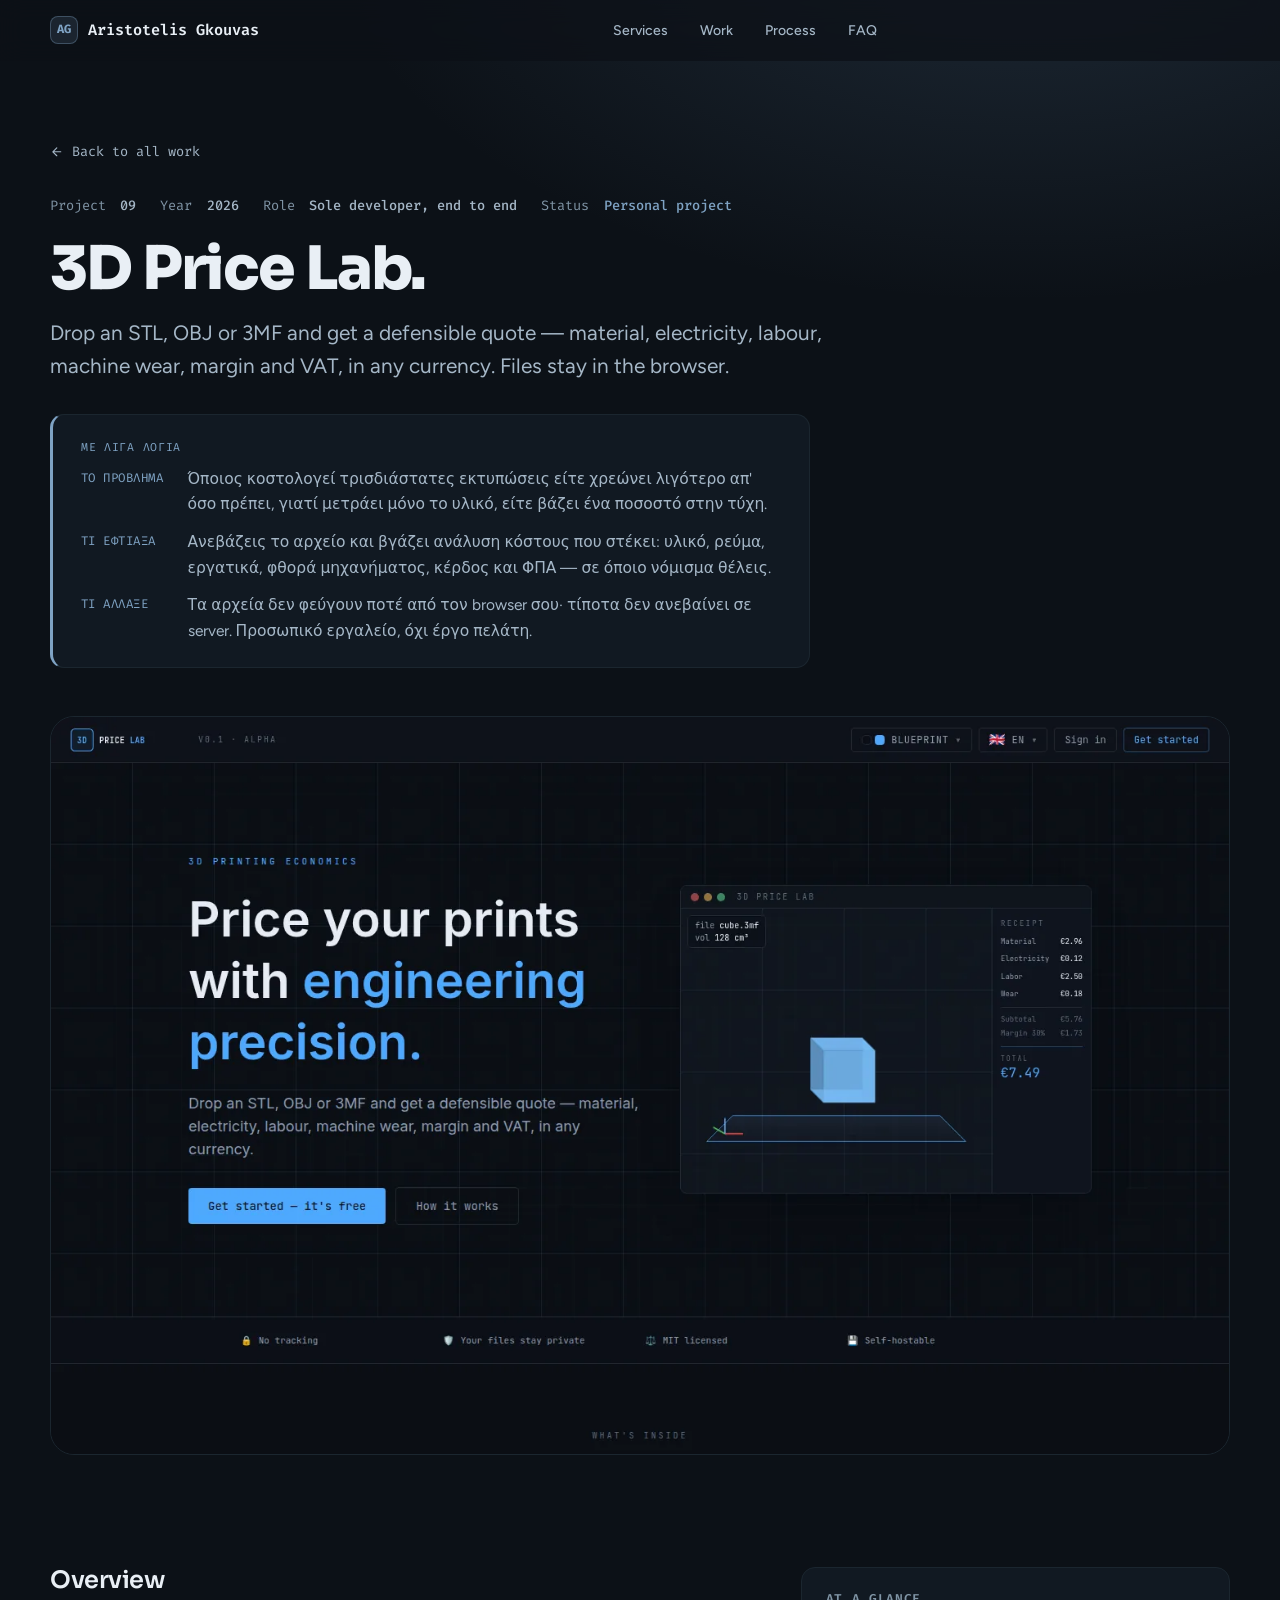
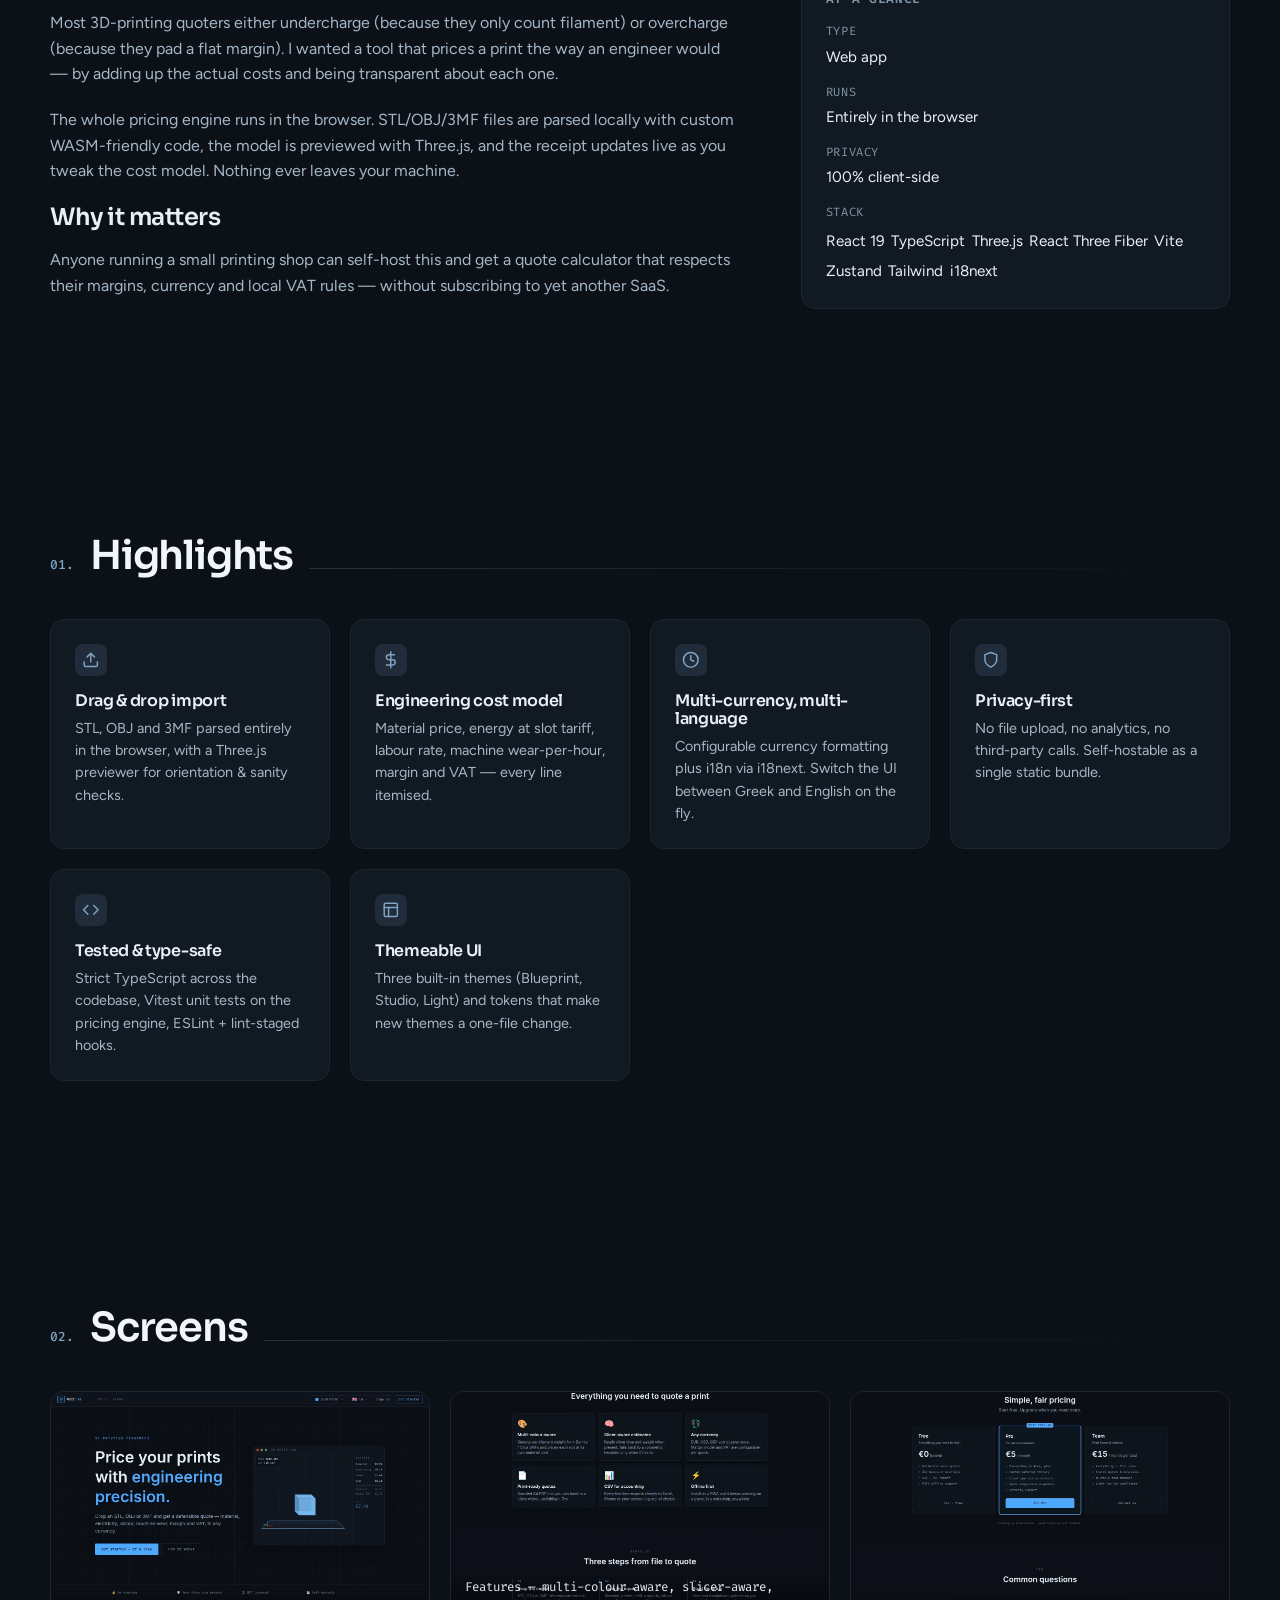
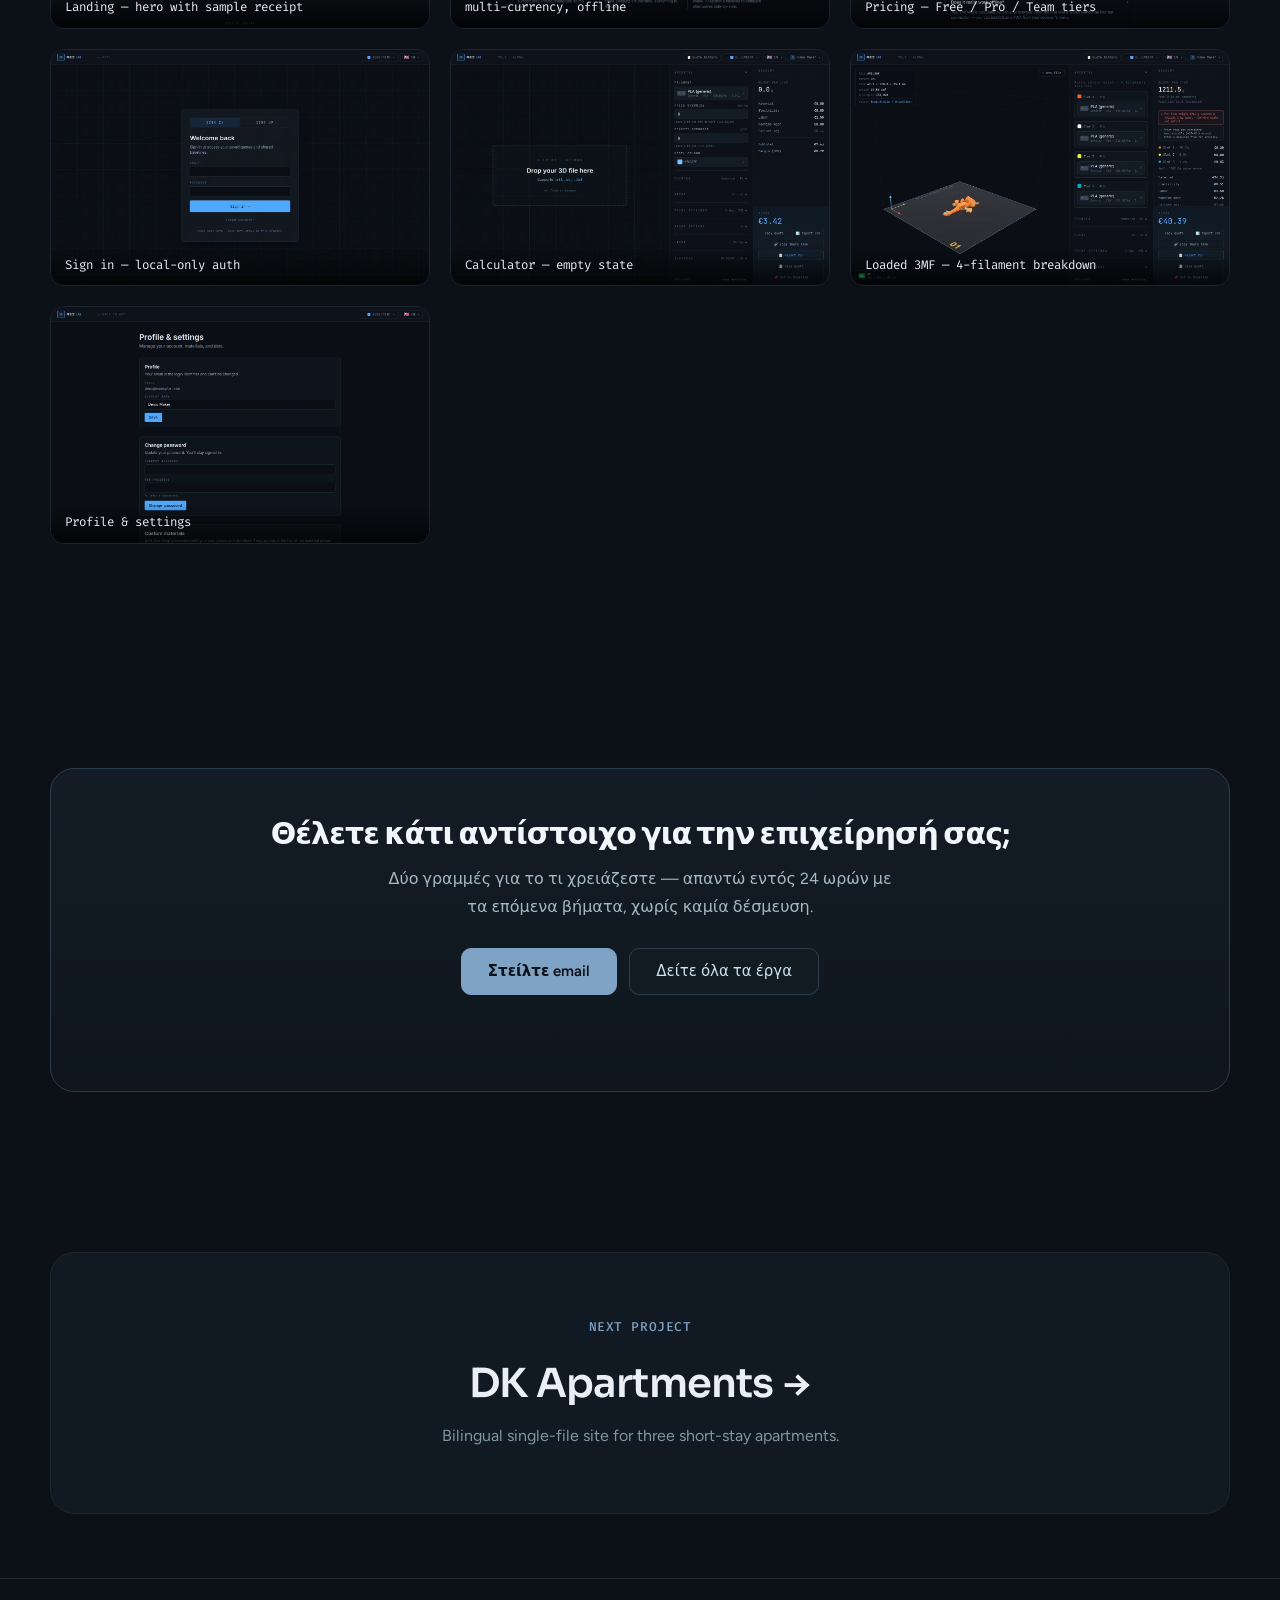
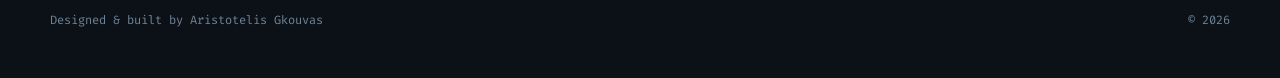
<file: projects/3d-price-lab/index.html>
<!DOCTYPE html>
<html lang="en" data-theme="dark">
  <head>
    <meta charset="UTF-8" />
    <meta name="viewport" content="width=device-width, initial-scale=1, viewport-fit=cover" />
    <meta name="theme-color" content="#0C1117" />
    <meta
      name="description"
      content="3D Price Lab — drop-in STL/OBJ/3MF cost calculator with engineering-grade economics."
    />
    <title>3D Price Lab — Aristotelis Gkouvas</title>
    <link rel="icon" href="data:image/svg+xml,%3Csvg xmlns='http://www.w3.org/2000/svg' viewBox='0 0 32 32'%3E%3Crect width='32' height='32' rx='7' fill='%23131B23' stroke='%232C3E4D'/%3E%3Ctext x='16' y='21' font-family='Fira Code,monospace' font-size='13' font-weight='600' text-anchor='middle' fill='%239DBEDB'%3EAG%3C/text%3E%3C/svg%3E" />
    <link rel="canonical" href="https://aristotelisgkouvas.github.io/projects/3d-price-lab/" />
    <meta property="og:type" content="article" />
    <meta property="og:url" content="https://aristotelisgkouvas.github.io/projects/3d-price-lab/" />
    <meta property="og:title" content="3D Price Lab — Aristotelis Gkouvas" />
    <meta property="og:description" content="Drop-in STL/OBJ/3MF cost calculator with engineering-grade economics. Runs entirely in the browser." />
    <meta property="og:image" content="https://aristotelisgkouvas.github.io/assets/projects/3dpricelab-home.png" />
    <meta name="twitter:card" content="summary_large_image" />
    <meta name="twitter:title" content="3D Price Lab — Aristotelis Gkouvas" />
    <meta name="twitter:description" content="Drop-in STL/OBJ/3MF cost calculator with engineering-grade economics. Runs entirely in the browser." />
    <meta name="twitter:image" content="https://aristotelisgkouvas.github.io/assets/projects/3dpricelab-home.png" />
    <link rel="preconnect" href="https://fonts.googleapis.com" />
    <link rel="preconnect" href="https://fonts.gstatic.com" crossorigin />
    <link
      rel="stylesheet"
      href="https://fonts.googleapis.com/css2?family=Sora:wght@500;600;700&amp;family=Figtree:wght@400;500;600&amp;family=Fira+Code:wght@400;500&amp;display=swap"
    />
    <link rel="stylesheet" href="../../style.css" />
  </head>
  <body>
    <a href="#main" class="skip-link">Skip to content</a>

    <header class="site-header">
      <div class="container nav"><a href="../../" class="brand" aria-label="Home">
          <span class="brand-mark">AG</span>
          <span>Aristotelis Gkouvas</span>
        </a>
        <nav aria-label="Primary">
          <ul id="primary-nav" class="nav-links">
            <li><a href="../../#services">Services</a></li>
            <li><a href="../../#work">Work</a></li>
            <li><a href="../../#process">Process</a></li>
            <li><a href="../../#faq">FAQ</a></li>
          </ul>
        </nav>
        <div class="nav-cta"><button class="icon-btn menu-toggle" type="button" aria-label="Open menu" aria-expanded="false" aria-controls="primary-nav">
            <svg viewBox="0 0 24 24" fill="none" stroke="currentColor" stroke-width="2" stroke-linecap="round" aria-hidden="true">
              <line class="top" x1="4" y1="6" x2="20" y2="6"/>
              <line class="mid" x1="4" y1="12" x2="20" y2="12"/>
              <line class="bot" x1="4" y1="18" x2="20" y2="18"/>
            </svg>
          </button>
        </div>
      </div>
    </header>

    <main id="main">
      <section class="project-hero container">
        <a href="../../#work" class="project-back reveal">
          <svg viewBox="0 0 24 24" fill="none" stroke="currentColor" stroke-width="2" stroke-linecap="round" stroke-linejoin="round" aria-hidden="true" style="width:1em;height:1em;"><path d="M19 12H5M12 19l-7-7 7-7"/></svg>
          Back to all work
        </a>
        <div class="project-meta-row reveal">
          <span>Project <strong>09</strong></span>
          <span>Year <strong>2026</strong></span>
          <span>Role <strong>Sole developer, end to end</strong></span>
          <!-- "Open source · MIT" without a public repository is a claim the
               reader cannot verify. Restore it together with the repo link. -->
          <span>Status <strong style="color:var(--accent)">Personal project</strong></span>
        </div>
        <h1 class="project-title reveal">3D Price Lab.</h1>
        <p class="project-tagline reveal">
          Drop an STL, OBJ or 3MF and get a defensible quote — material,
          electricity, labour, machine wear, margin and VAT, in any currency.
          Files stay in the browser.
        </p>
        <div class="summary-el reveal" lang="el">
          <p class="fact-label">Με λίγα λόγια</p>
          <dl class="summary-parts">
            <dt>Το πρόβλημα</dt>
            <dd>Όποιος κοστολογεί τρισδιάστατες εκτυπώσεις είτε χρεώνει λιγότερο απ' όσο πρέπει, γιατί μετράει μόνο το υλικό, είτε βάζει ένα ποσοστό στην τύχη.</dd>
            <dt>Τι έφτιαξα</dt>
            <dd>Ανεβάζεις το αρχείο και βγάζει ανάλυση κόστους που στέκει: υλικό, ρεύμα, εργατικά, φθορά μηχανήματος, κέρδος και ΦΠΑ — σε όποιο νόμισμα θέλεις.</dd>
            <dt>Τι άλλαξε</dt>
            <dd>Τα αρχεία δεν φεύγουν ποτέ από τον browser σου· τίποτα δεν ανεβαίνει σε server. Προσωπικό εργαλείο, όχι έργο πελάτη.</dd>
          </dl>
        </div>
      </section>

      <section class="container reveal">
        <div class="project-cover">
          <img src="../../assets/projects/3dpricelab-home.webp" width="1440" height="900" alt="3D Price Lab landing page with hero and receipt mockup" loading="lazy" decoding="async" />
        </div>
      </section>

      <section class="section container">
        <div class="project-overview">
          <div class="reveal">
            <h2>Overview</h2>
            <p>
              Most 3D-printing quoters either undercharge (because they only
              count filament) or overcharge (because they pad a flat margin).
              I wanted a tool that prices a print the way an engineer would —
              by adding up the actual costs and being transparent about each
              one.
            </p>
            <p>
              The whole pricing engine runs in the browser. STL/OBJ/3MF files
              are parsed locally with custom WASM-friendly code, the model is
              previewed with Three.js, and the receipt updates live as you
              tweak the cost model. Nothing ever leaves your machine.
            </p>
            <h2>Why it matters</h2>
            <p>
              Anyone running a small printing shop can self-host this and get
              a quote calculator that respects their margins, currency and
              local VAT rules — without subscribing to yet another SaaS.
            </p>
          </div>
          <aside class="facts reveal">
            <h3>At a glance</h3>
            <dl>
              <div>
                <dt>Type</dt>
                <dd>Web app</dd>
              </div>
              <div>
                <dt>Runs</dt>
                <dd>Entirely in the browser</dd>
              </div>
              <div>
                <dt>Privacy</dt>
                <dd>100% client-side</dd>
              </div>
              <div>
                <dt>Stack</dt>
                <dd>
                  <ul class="facts-stack">
                    <li class="tag accent">React 19</li>
                    <li class="tag">TypeScript</li>
                    <li class="tag accent">Three.js</li>
                    <li class="tag">React Three Fiber</li>
                    <li class="tag">Vite</li>
                    <li class="tag">Zustand</li>
                    <li class="tag">Tailwind</li>
                    <li class="tag">i18next</li>
                  </ul>
                </dd>
              </div>
            </dl>
          </aside>
        </div>
      </section>

      <section class="section container">
        <div class="section-head reveal">
          <span class="section-num">01.</span>
          <h2 class="h-section">Highlights</h2>
          <span class="section-divider" aria-hidden="true"></span>
        </div>
        <div class="feature-grid">
          <article class="feature reveal">
            <div class="feature-icon"><svg viewBox="0 0 24 24" fill="none" stroke="currentColor" stroke-width="2" stroke-linecap="round" stroke-linejoin="round" aria-hidden="true"><path d="M21 15v4a2 2 0 0 1-2 2H5a2 2 0 0 1-2-2v-4"/><polyline points="17 8 12 3 7 8"/><line x1="12" y1="3" x2="12" y2="15"/></svg></div>
            <h3>Drag &amp; drop import</h3>
            <p>STL, OBJ and 3MF parsed entirely in the browser, with a Three.js previewer for orientation &amp; sanity checks.</p>
          </article>
          <article class="feature reveal">
            <div class="feature-icon"><svg viewBox="0 0 24 24" fill="none" stroke="currentColor" stroke-width="2" stroke-linecap="round" stroke-linejoin="round" aria-hidden="true"><path d="M12 1v22M17 5H9.5a3.5 3.5 0 0 0 0 7h5a3.5 3.5 0 0 1 0 7H6"/></svg></div>
            <h3>Engineering cost model</h3>
            <p>Material price, energy at slot tariff, labour rate, machine wear-per-hour, margin and VAT — every line itemised.</p>
          </article>
          <article class="feature reveal">
            <div class="feature-icon"><svg viewBox="0 0 24 24" fill="none" stroke="currentColor" stroke-width="2" stroke-linecap="round" stroke-linejoin="round" aria-hidden="true"><circle cx="12" cy="12" r="10"/><path d="M12 6v6l4 2"/></svg></div>
            <h3>Multi-currency, multi-language</h3>
            <p>Configurable currency formatting plus i18n via i18next. Switch the UI between Greek and English on the fly.</p>
          </article>
          <article class="feature reveal">
            <div class="feature-icon"><svg viewBox="0 0 24 24" fill="none" stroke="currentColor" stroke-width="2" stroke-linecap="round" stroke-linejoin="round" aria-hidden="true"><path d="M12 22s8-4 8-10V5l-8-3-8 3v7c0 6 8 10 8 10z"/></svg></div>
            <h3>Privacy-first</h3>
            <p>No file upload, no analytics, no third-party calls. Self-hostable as a single static bundle.</p>
          </article>
          <article class="feature reveal">
            <div class="feature-icon"><svg viewBox="0 0 24 24" fill="none" stroke="currentColor" stroke-width="2" stroke-linecap="round" stroke-linejoin="round" aria-hidden="true"><polyline points="16 18 22 12 16 6"/><polyline points="8 6 2 12 8 18"/></svg></div>
            <h3>Tested &amp; type-safe</h3>
            <p>Strict TypeScript across the codebase, Vitest unit tests on the pricing engine, ESLint + lint-staged hooks.</p>
          </article>
          <article class="feature reveal">
            <div class="feature-icon"><svg viewBox="0 0 24 24" fill="none" stroke="currentColor" stroke-width="2" stroke-linecap="round" stroke-linejoin="round" aria-hidden="true"><rect x="3" y="3" width="18" height="18" rx="2" ry="2"/><line x1="3" y1="9" x2="21" y2="9"/><line x1="9" y1="21" x2="9" y2="9"/></svg></div>
            <h3>Themeable UI</h3>
            <p>Three built-in themes (Blueprint, Studio, Light) and tokens that make new themes a one-file change.</p>
          </article>
        </div>
      </section>



      <section class="section container">
        <div class="section-head reveal">
          <span class="section-num">02.</span>
          <h2 class="h-section">Screens</h2>
          <span class="section-divider" aria-hidden="true"></span>
        </div>
        <div class="gallery-grid">
          <a class="gallery-item reveal" href="../../assets/projects/3dpricelab/01-hero.webp" data-caption="Landing — hero with sample receipt">
            <img src="../../assets/projects/3dpricelab/01-hero.webp" width="1440" height="900" alt="Landing — hero with sample receipt" loading="lazy" />
            <span class="gallery-caption">Landing — hero with sample receipt</span>
          </a>
          <a class="gallery-item reveal" href="../../assets/projects/3dpricelab/02-features.webp" data-caption="Features — multi-colour aware, slicer-aware, multi-currency, offline">
            <img src="../../assets/projects/3dpricelab/02-features.webp" width="1440" height="900" alt="Features — multi-colour aware, slicer-aware, multi-currency, offline" loading="lazy" />
            <span class="gallery-caption">Features — multi-colour aware, slicer-aware, multi-currency, offline</span>
          </a>
          <a class="gallery-item reveal" href="../../assets/projects/3dpricelab/03-pricing.webp" data-caption="Pricing — Free / Pro / Team tiers">
            <img src="../../assets/projects/3dpricelab/03-pricing.webp" width="1440" height="900" alt="Pricing — Free / Pro / Team tiers" loading="lazy" />
            <span class="gallery-caption">Pricing — Free / Pro / Team tiers</span>
          </a>
          <a class="gallery-item reveal" href="../../assets/projects/3dpricelab/04-auth.webp" data-caption="Sign in — local-only auth, data stays in the browser">
            <img src="../../assets/projects/3dpricelab/04-auth.webp" width="1440" height="900" alt="Sign in — local-only auth" loading="lazy" />
            <span class="gallery-caption">Sign in — local-only auth</span>
          </a>
          <a class="gallery-item reveal" href="../../assets/projects/3dpricelab/05-calculator-empty.webp" data-caption="Calculator — full UI before any model is dropped">
            <img src="../../assets/projects/3dpricelab/05-calculator-empty.webp" width="1440" height="900" alt="Calculator — full UI before any model is dropped" loading="lazy" />
            <span class="gallery-caption">Calculator — empty state</span>
          </a>
          <a class="gallery-item reveal" href="../../assets/projects/3dpricelab/06-calculator-loaded.webp" data-caption="Loaded 3MF — multi-colour model with 4 filaments, total €40.39">
            <img src="../../assets/projects/3dpricelab/06-calculator-loaded.webp" width="1440" height="900" alt="Loaded 3MF — multi-colour model" loading="lazy" />
            <span class="gallery-caption">Loaded 3MF — 4-filament breakdown</span>
          </a>
          <a class="gallery-item reveal" href="../../assets/projects/3dpricelab/07-profile.webp" data-caption="Profile &amp; settings — account, password, custom materials">
            <img src="../../assets/projects/3dpricelab/07-profile.webp" width="1440" height="900" alt="Profile and settings page" loading="lazy" />
            <span class="gallery-caption">Profile &amp; settings</span>
          </a>
        </div>
      </section>
      <section class="section container">
        <div class="case-cta reveal">
          <h2>Θέλετε κάτι αντίστοιχο για την επιχείρησή σας;</h2>
          <p>Δύο γραμμές για το τι χρειάζεστε — απαντώ εντός 24 ωρών με τα επόμενα βήματα, χωρίς καμία δέσμευση.</p>
          <div class="hero-actions">
            <a href="mailto:aristotelisgouvas@gmail.com" class="btn btn-primary">Στείλτε email</a>
            <a href="../../#work" class="btn btn-ghost">Δείτε όλα τα έργα</a>
          </div>
        </div>
      </section>

              <a href="../dkapartments/" class="container next-project reveal" style="text-decoration:none;display:flex;">
        <p class="eyebrow">Next project</p>
        <h2>DK Apartments →</h2>
        <p class="muted">Bilingual single-file site for three short-stay apartments.</p>
      </a>
    </main>

    <footer class="site-footer">
      <div class="container footer-row">
        <span>Designed &amp; built by Aristotelis Gkouvas</span>
        <span>© <span id="year">2026</span></span>
      </div>
    </footer>

    <script src="../../script.js"></script>
    <script>document.getElementById("year").textContent = new Date().getFullYear();</script>
  </body>
</html>
</file>
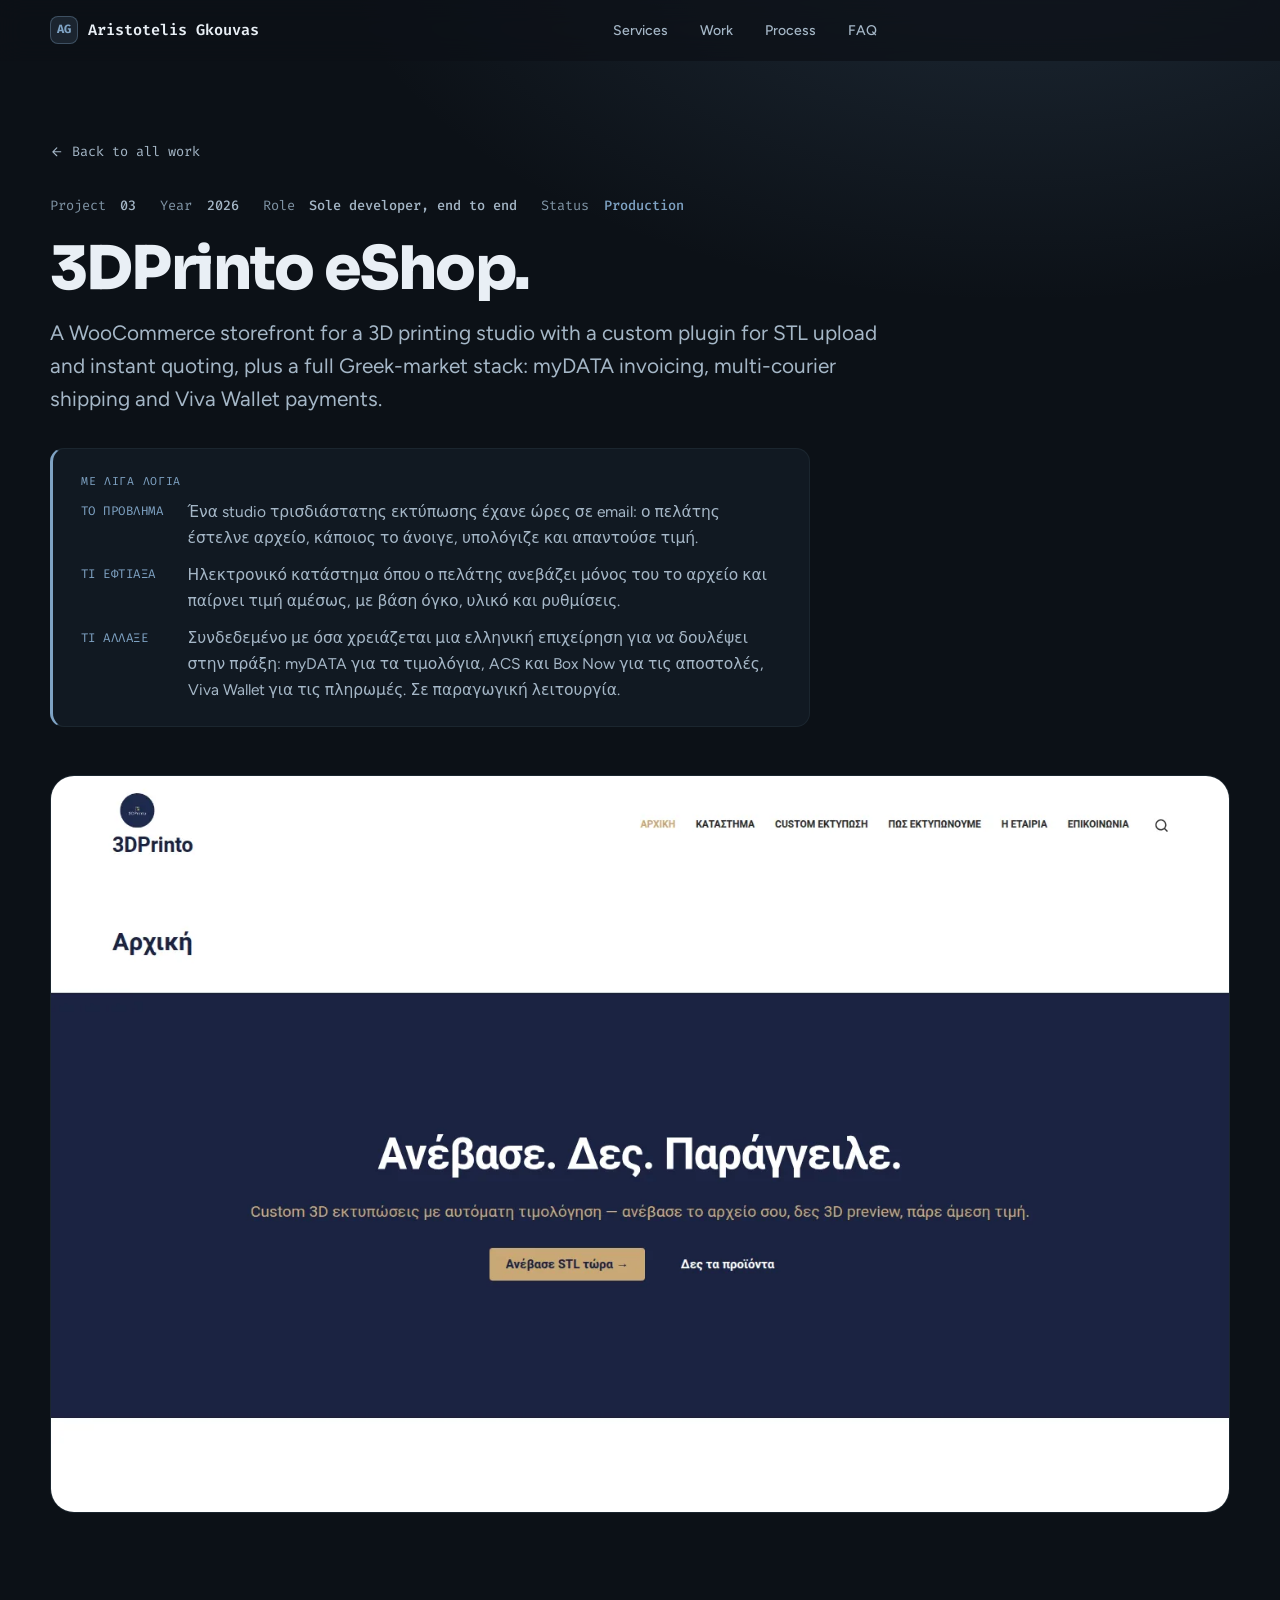
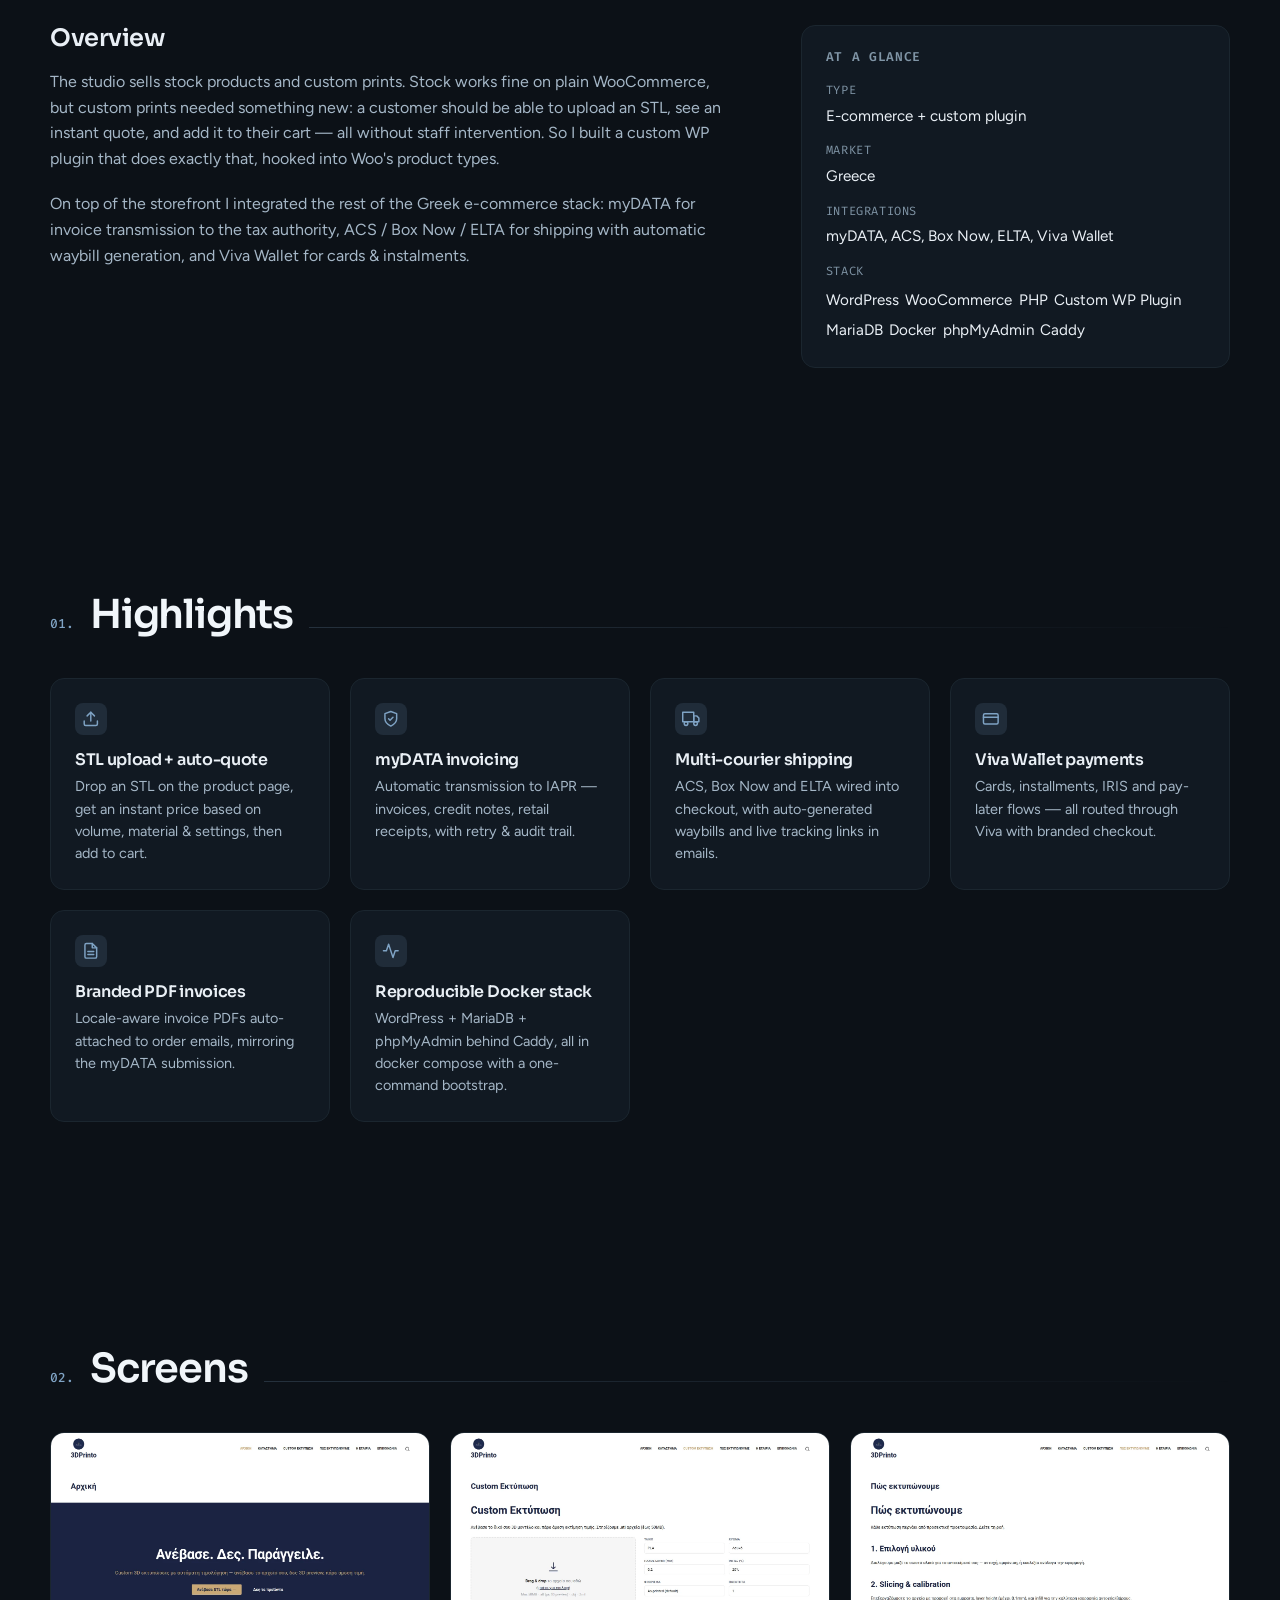
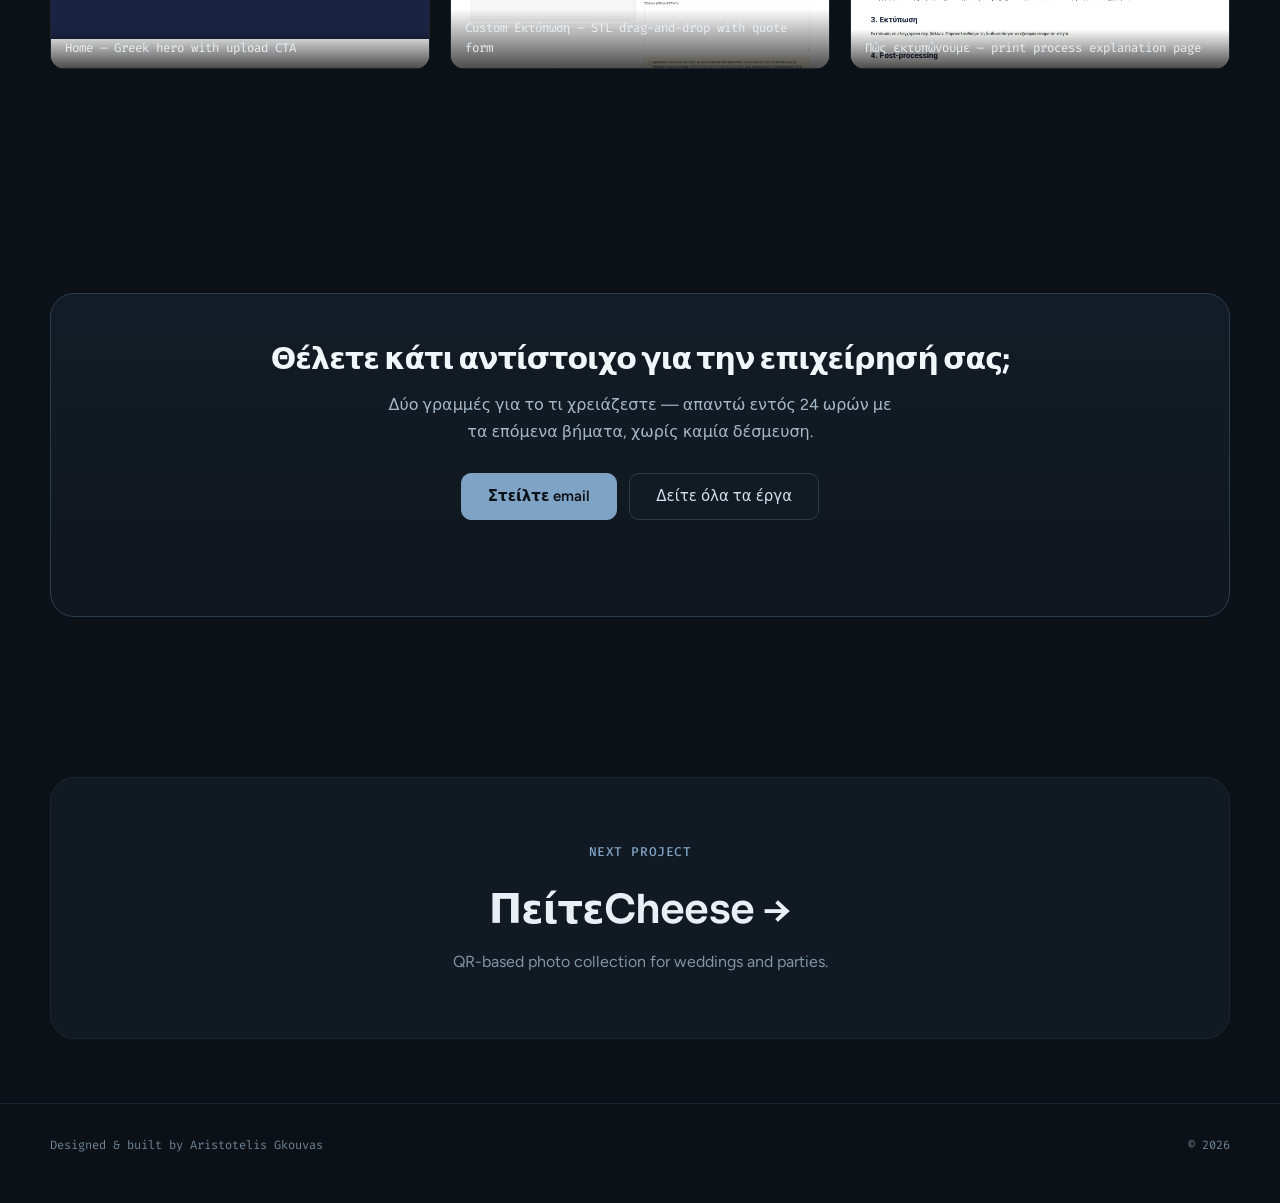
<file: projects/3dprinto-eshop/index.html>
<!DOCTYPE html>
<html lang="en" data-theme="dark">
  <head>
    <meta charset="UTF-8" />
    <meta name="viewport" content="width=device-width, initial-scale=1, viewport-fit=cover" />
    <meta name="theme-color" content="#0C1117" />
    <meta
      name="description"
      content="3DPrinto eShop — WooCommerce store with custom auto-quoting plugin for a 3D printing studio."
    />
    <title>3DPrinto eShop — Aristotelis Gkouvas</title>
    <link rel="icon" href="data:image/svg+xml,%3Csvg xmlns='http://www.w3.org/2000/svg' viewBox='0 0 32 32'%3E%3Crect width='32' height='32' rx='7' fill='%23131B23' stroke='%232C3E4D'/%3E%3Ctext x='16' y='21' font-family='Fira Code,monospace' font-size='13' font-weight='600' text-anchor='middle' fill='%239DBEDB'%3EAG%3C/text%3E%3C/svg%3E" />
    <link rel="canonical" href="https://aristotelisgkouvas.github.io/projects/3dprinto-eshop/" />
    <meta property="og:type" content="article" />
    <meta property="og:url" content="https://aristotelisgkouvas.github.io/projects/3dprinto-eshop/" />
    <meta property="og:title" content="3DPrinto eShop — Aristotelis Gkouvas" />
    <meta property="og:description" content="WooCommerce store with custom auto-quoting plugin for a 3D printing studio." />
    <meta property="og:image" content="https://aristotelisgkouvas.github.io/assets/projects/3dprinto-home.png" />
    <meta name="twitter:card" content="summary_large_image" />
    <meta name="twitter:title" content="3DPrinto eShop — Aristotelis Gkouvas" />
    <meta name="twitter:description" content="WooCommerce store with custom auto-quoting plugin for a 3D printing studio." />
    <meta name="twitter:image" content="https://aristotelisgkouvas.github.io/assets/projects/3dprinto-home.png" />
    <link rel="preconnect" href="https://fonts.googleapis.com" />
    <link rel="preconnect" href="https://fonts.gstatic.com" crossorigin />
    <link
      rel="stylesheet"
      href="https://fonts.googleapis.com/css2?family=Sora:wght@500;600;700&amp;family=Figtree:wght@400;500;600&amp;family=Fira+Code:wght@400;500&amp;display=swap"
    />
    <link rel="stylesheet" href="../../style.css" />
  </head>
  <body>
    <a href="#main" class="skip-link">Skip to content</a>

    <header class="site-header">
      <div class="container nav"><a href="../../" class="brand" aria-label="Home">
          <span class="brand-mark">AG</span>
          <span>Aristotelis Gkouvas</span>
        </a>
        <nav aria-label="Primary">
          <ul id="primary-nav" class="nav-links">
            <li><a href="../../#services">Services</a></li>
            <li><a href="../../#work">Work</a></li>
            <li><a href="../../#process">Process</a></li>
            <li><a href="../../#faq">FAQ</a></li>
          </ul>
        </nav>
        <div class="nav-cta"><button class="icon-btn menu-toggle" type="button" aria-label="Open menu" aria-expanded="false" aria-controls="primary-nav">
            <svg viewBox="0 0 24 24" fill="none" stroke="currentColor" stroke-width="2" stroke-linecap="round" aria-hidden="true">
              <line class="top" x1="4" y1="6" x2="20" y2="6"/>
              <line class="mid" x1="4" y1="12" x2="20" y2="12"/>
              <line class="bot" x1="4" y1="18" x2="20" y2="18"/>
            </svg>
          </button>
        </div>
      </div>
    </header>

    <main id="main">
      <section class="project-hero container">
        <a href="../../#work" class="project-back reveal">
          <svg viewBox="0 0 24 24" fill="none" stroke="currentColor" stroke-width="2" stroke-linecap="round" stroke-linejoin="round" aria-hidden="true" style="width:1em;height:1em;"><path d="M19 12H5M12 19l-7-7 7-7"/></svg>
          Back to all work
        </a>
        <div class="project-meta-row reveal">
          <span>Project <strong>03</strong></span>
          <span>Year <strong>2026</strong></span>
          <span>Role <strong>Sole developer, end to end</strong></span>
          <span>Status <strong style="color:var(--accent)">Production</strong></span>
        </div>
        <h1 class="project-title reveal">3DPrinto eShop.</h1>
        <p class="project-tagline reveal">
          A WooCommerce storefront for a 3D printing studio with a custom
          plugin for STL upload and instant quoting, plus a full Greek-market
          stack: myDATA invoicing, multi-courier shipping and Viva Wallet
          payments.
        </p>
        <div class="summary-el reveal" lang="el">
          <p class="fact-label">Με λίγα λόγια</p>
          <dl class="summary-parts">
            <dt>Το πρόβλημα</dt>
            <dd>Ένα studio τρισδιάστατης εκτύπωσης έχανε ώρες σε email: ο πελάτης έστελνε αρχείο, κάποιος το άνοιγε, υπολόγιζε και απαντούσε τιμή.</dd>
            <dt>Τι έφτιαξα</dt>
            <dd>Ηλεκτρονικό κατάστημα όπου ο πελάτης ανεβάζει μόνος του το αρχείο και παίρνει τιμή αμέσως, με βάση όγκο, υλικό και ρυθμίσεις.</dd>
            <dt>Τι άλλαξε</dt>
            <dd>Συνδεδεμένο με όσα χρειάζεται μια ελληνική επιχείρηση για να δουλέψει στην πράξη: myDATA για τα τιμολόγια, ACS και Box Now για τις αποστολές, Viva Wallet για τις πληρωμές. Σε παραγωγική λειτουργία.</dd>
          </dl>
        </div>
      </section>

      <section class="container reveal">
        <div class="project-cover">
          <img src="../../assets/projects/3dprinto-home.webp" width="1440" height="900" alt="3DPrinto eShop hero with Greek call-to-action" loading="lazy" decoding="async" />
        </div>
      </section>

      <section class="section container">
        <div class="project-overview">
          <div class="reveal">
            <h2>Overview</h2>
            <p>
              The studio sells stock products and custom prints. Stock works
              fine on plain WooCommerce, but custom prints needed something
              new: a customer should be able to upload an STL, see an instant
              quote, and add it to their cart — all without staff
              intervention. So I built a custom WP plugin that does exactly
              that, hooked into Woo's product types.
            </p>
            <p>
              On top of the storefront I integrated the rest of the Greek
              e-commerce stack: myDATA for invoice transmission to the tax
              authority, ACS / Box Now / ELTA for shipping with automatic
              waybill generation, and Viva Wallet for cards &amp; instalments.
            </p>
          </div>
          <aside class="facts reveal">
            <h3>At a glance</h3>
            <dl>
              <div>
                <dt>Type</dt>
                <dd>E-commerce + custom plugin</dd>
              </div>
              <div>
                <dt>Market</dt>
                <dd>Greece</dd>
              </div>
              <div>
                <dt>Integrations</dt>
                <dd>myDATA, ACS, Box Now, ELTA, Viva Wallet</dd>
              </div>
              <div>
                <dt>Stack</dt>
                <dd>
                  <ul class="facts-stack">
                    <li class="tag accent">WordPress</li>
                    <li class="tag accent">WooCommerce</li>
                    <li class="tag">PHP</li>
                    <li class="tag">Custom WP Plugin</li>
                    <li class="tag">MariaDB</li>
                    <li class="tag">Docker</li>
                    <li class="tag">phpMyAdmin</li>
                    <li class="tag">Caddy</li>
                  </ul>
                </dd>
              </div>
            </dl>
          </aside>
        </div>
      </section>

      <section class="section container">
        <div class="section-head reveal">
          <span class="section-num">01.</span>
          <h2 class="h-section">Highlights</h2>
          <span class="section-divider" aria-hidden="true"></span>
        </div>
        <div class="feature-grid">
          <article class="feature reveal">
            <div class="feature-icon"><svg viewBox="0 0 24 24" fill="none" stroke="currentColor" stroke-width="2" stroke-linecap="round" stroke-linejoin="round" aria-hidden="true"><path d="M21 15v4a2 2 0 0 1-2 2H5a2 2 0 0 1-2-2v-4"/><polyline points="17 8 12 3 7 8"/><line x1="12" y1="3" x2="12" y2="15"/></svg></div>
            <h3>STL upload + auto-quote</h3>
            <p>Drop an STL on the product page, get an instant price based on volume, material &amp; settings, then add to cart.</p>
          </article>
          <article class="feature reveal">
            <div class="feature-icon"><svg viewBox="0 0 24 24" fill="none" stroke="currentColor" stroke-width="2" stroke-linecap="round" stroke-linejoin="round" aria-hidden="true"><path d="M9 12l2 2 4-4"/><path d="M12 22s8-4 8-10V5l-8-3-8 3v7c0 6 8 10 8 10z"/></svg></div>
            <h3>myDATA invoicing</h3>
            <p>Automatic transmission to IAPR — invoices, credit notes, retail receipts, with retry &amp; audit trail.</p>
          </article>
          <article class="feature reveal">
            <div class="feature-icon"><svg viewBox="0 0 24 24" fill="none" stroke="currentColor" stroke-width="2" stroke-linecap="round" stroke-linejoin="round" aria-hidden="true"><rect x="1" y="3" width="15" height="13"/><polygon points="16 8 20 8 23 11 23 16 16 16 16 8"/><circle cx="5.5" cy="18.5" r="2.5"/><circle cx="18.5" cy="18.5" r="2.5"/></svg></div>
            <h3>Multi-courier shipping</h3>
            <p>ACS, Box Now and ELTA wired into checkout, with auto-generated waybills and live tracking links in emails.</p>
          </article>
          <article class="feature reveal">
            <div class="feature-icon"><svg viewBox="0 0 24 24" fill="none" stroke="currentColor" stroke-width="2" stroke-linecap="round" stroke-linejoin="round" aria-hidden="true"><rect x="2" y="5" width="20" height="14" rx="2"/><line x1="2" y1="10" x2="22" y2="10"/></svg></div>
            <h3>Viva Wallet payments</h3>
            <p>Cards, installments, IRIS and pay-later flows — all routed through Viva with branded checkout.</p>
          </article>
          <article class="feature reveal">
            <div class="feature-icon"><svg viewBox="0 0 24 24" fill="none" stroke="currentColor" stroke-width="2" stroke-linecap="round" stroke-linejoin="round" aria-hidden="true"><path d="M14 2H6a2 2 0 0 0-2 2v16a2 2 0 0 0 2 2h12a2 2 0 0 0 2-2V8z"/><path d="M14 2v6h6"/><path d="M16 13H8M16 17H8"/></svg></div>
            <h3>Branded PDF invoices</h3>
            <p>Locale-aware invoice PDFs auto-attached to order emails, mirroring the myDATA submission.</p>
          </article>
          <article class="feature reveal">
            <div class="feature-icon"><svg viewBox="0 0 24 24" fill="none" stroke="currentColor" stroke-width="2" stroke-linecap="round" stroke-linejoin="round" aria-hidden="true"><path d="M22 12h-4l-3 9L9 3l-3 9H2"/></svg></div>
            <h3>Reproducible Docker stack</h3>
            <p>WordPress + MariaDB + phpMyAdmin behind Caddy, all in docker compose with a one-command bootstrap.</p>
          </article>
        </div>
      </section>



      <section class="section container">
        <div class="section-head reveal">
          <span class="section-num">02.</span>
          <h2 class="h-section">Screens</h2>
          <span class="section-divider" aria-hidden="true"></span>
        </div>
        <div class="gallery-grid">
          <a class="gallery-item reveal" href="../../assets/projects/3dprinto/01-home.webp" data-caption="Home — Greek hero with upload CTA">
            <img src="../../assets/projects/3dprinto/01-home.webp" width="1440" height="900" alt="Home — Greek hero with upload CTA" loading="lazy" />
            <span class="gallery-caption">Home — Greek hero with upload CTA</span>
          </a>
          <a class="gallery-item reveal" href="../../assets/projects/3dprinto/02-custom-print.webp" data-caption="Custom Εκτύπωση — STL drag-and-drop with quote form">
            <img src="../../assets/projects/3dprinto/02-custom-print.webp" width="1440" height="900" alt="Custom Εκτύπωση — STL drag-and-drop with quote form" loading="lazy" />
            <span class="gallery-caption">Custom <span lang="el">Εκτύπωση</span> — STL drag-and-drop with quote form</span>
          </a>
          <a class="gallery-item reveal" href="../../assets/projects/3dprinto/03-process.webp" data-caption="Πώς εκτυπώνουμε — print process explanation page">
            <img src="../../assets/projects/3dprinto/03-process.webp" width="1440" height="900" alt="Πώς εκτυπώνουμε — print process explanation page" loading="lazy" />
            <span class="gallery-caption"><span lang="el">Πώς εκτυπώνουμε</span> — print process explanation page</span>
          </a>
        </div>
      </section>
      <section class="section container">
        <div class="case-cta reveal">
          <h2>Θέλετε κάτι αντίστοιχο για την επιχείρησή σας;</h2>
          <p>Δύο γραμμές για το τι χρειάζεστε — απαντώ εντός 24 ωρών με τα επόμενα βήματα, χωρίς καμία δέσμευση.</p>
          <div class="hero-actions">
            <a href="mailto:aristotelisgouvas@gmail.com" class="btn btn-primary">Στείλτε email</a>
            <a href="../../#work" class="btn btn-ghost">Δείτε όλα τα έργα</a>
          </div>
        </div>
      </section>

      <a href="../peitecheese/" class="container next-project reveal" style="text-decoration:none;display:flex;">
        <p class="eyebrow">Next project</p>
        <h2><span lang="el">ΠείτεCheese</span> →</h2>
        <p class="muted">QR-based photo collection for weddings and parties.</p>
      </a>
    </main>

    <footer class="site-footer">
      <div class="container footer-row">
        <span>Designed &amp; built by Aristotelis Gkouvas</span>
        <span>© <span id="year">2026</span></span>
      </div>
    </footer>

    <script src="../../script.js"></script>
    <script>document.getElementById("year").textContent = new Date().getFullYear();</script>
  </body>
</html>
</file>
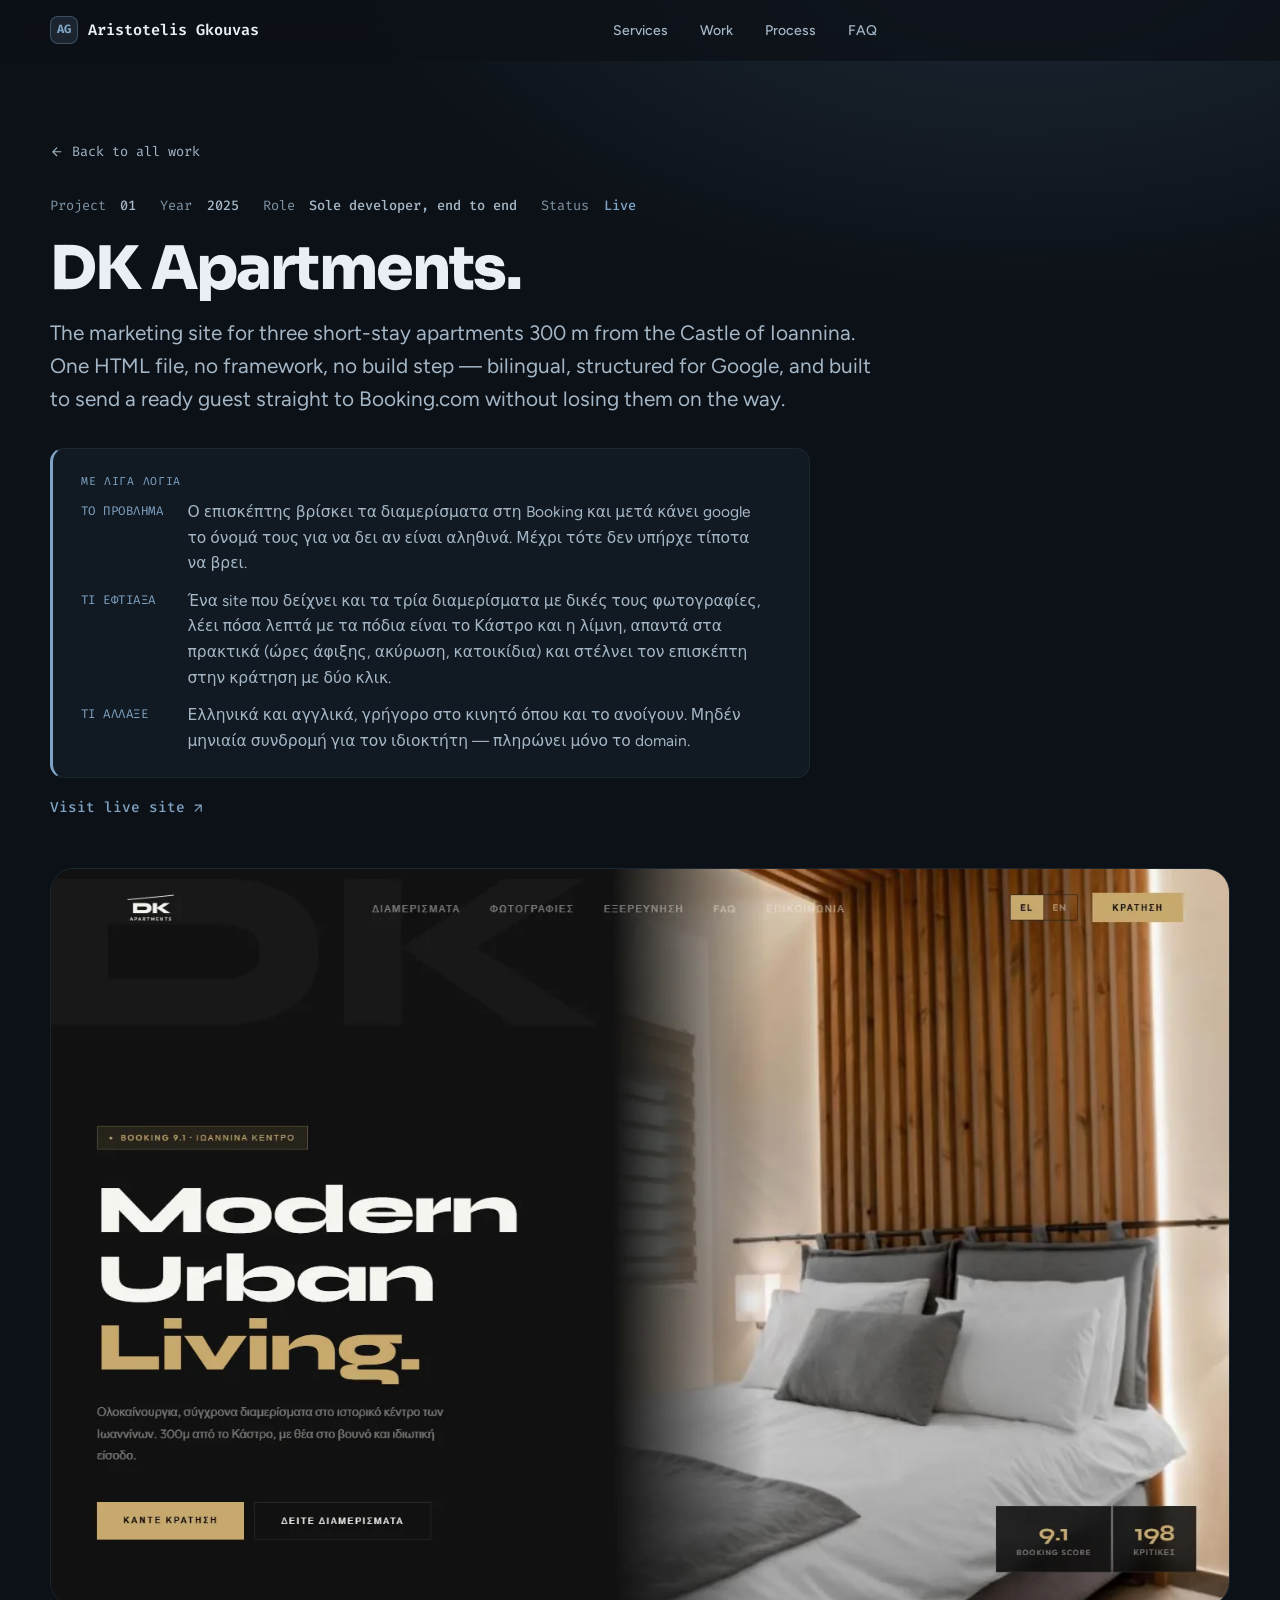
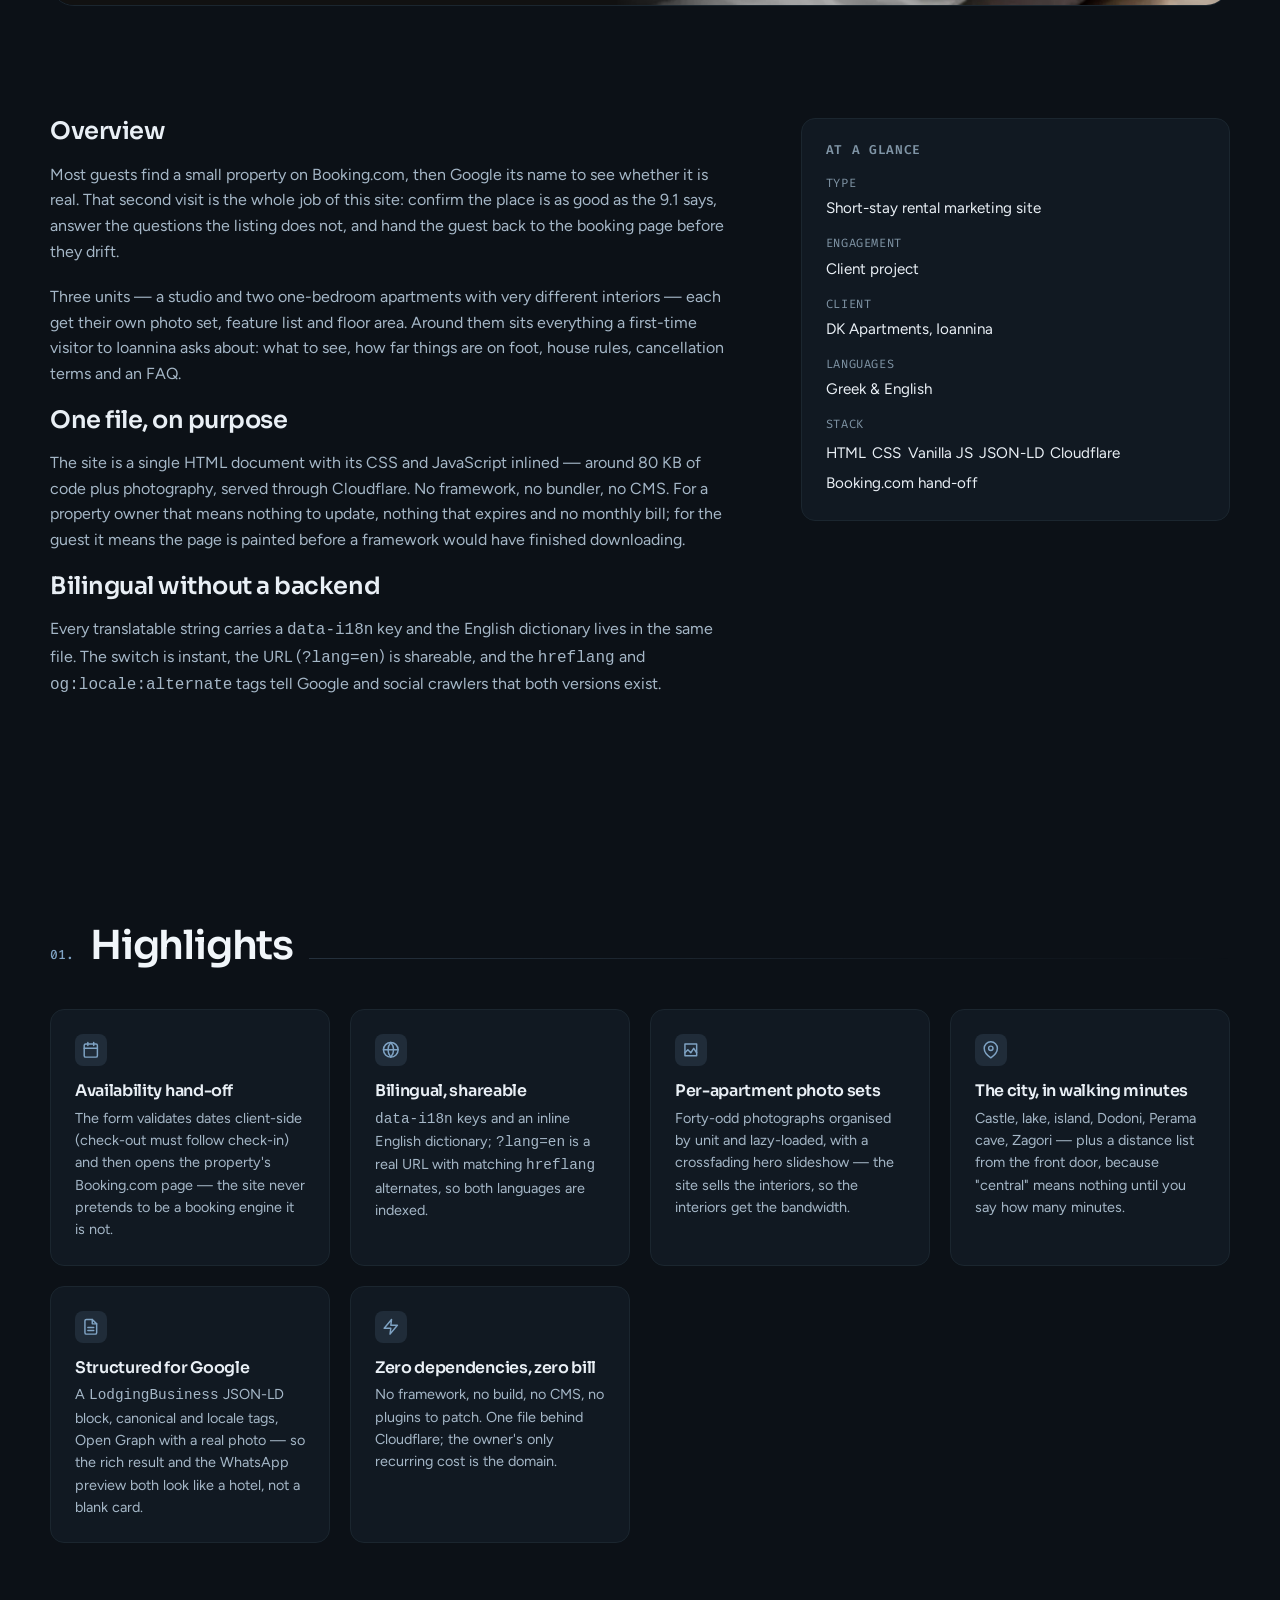
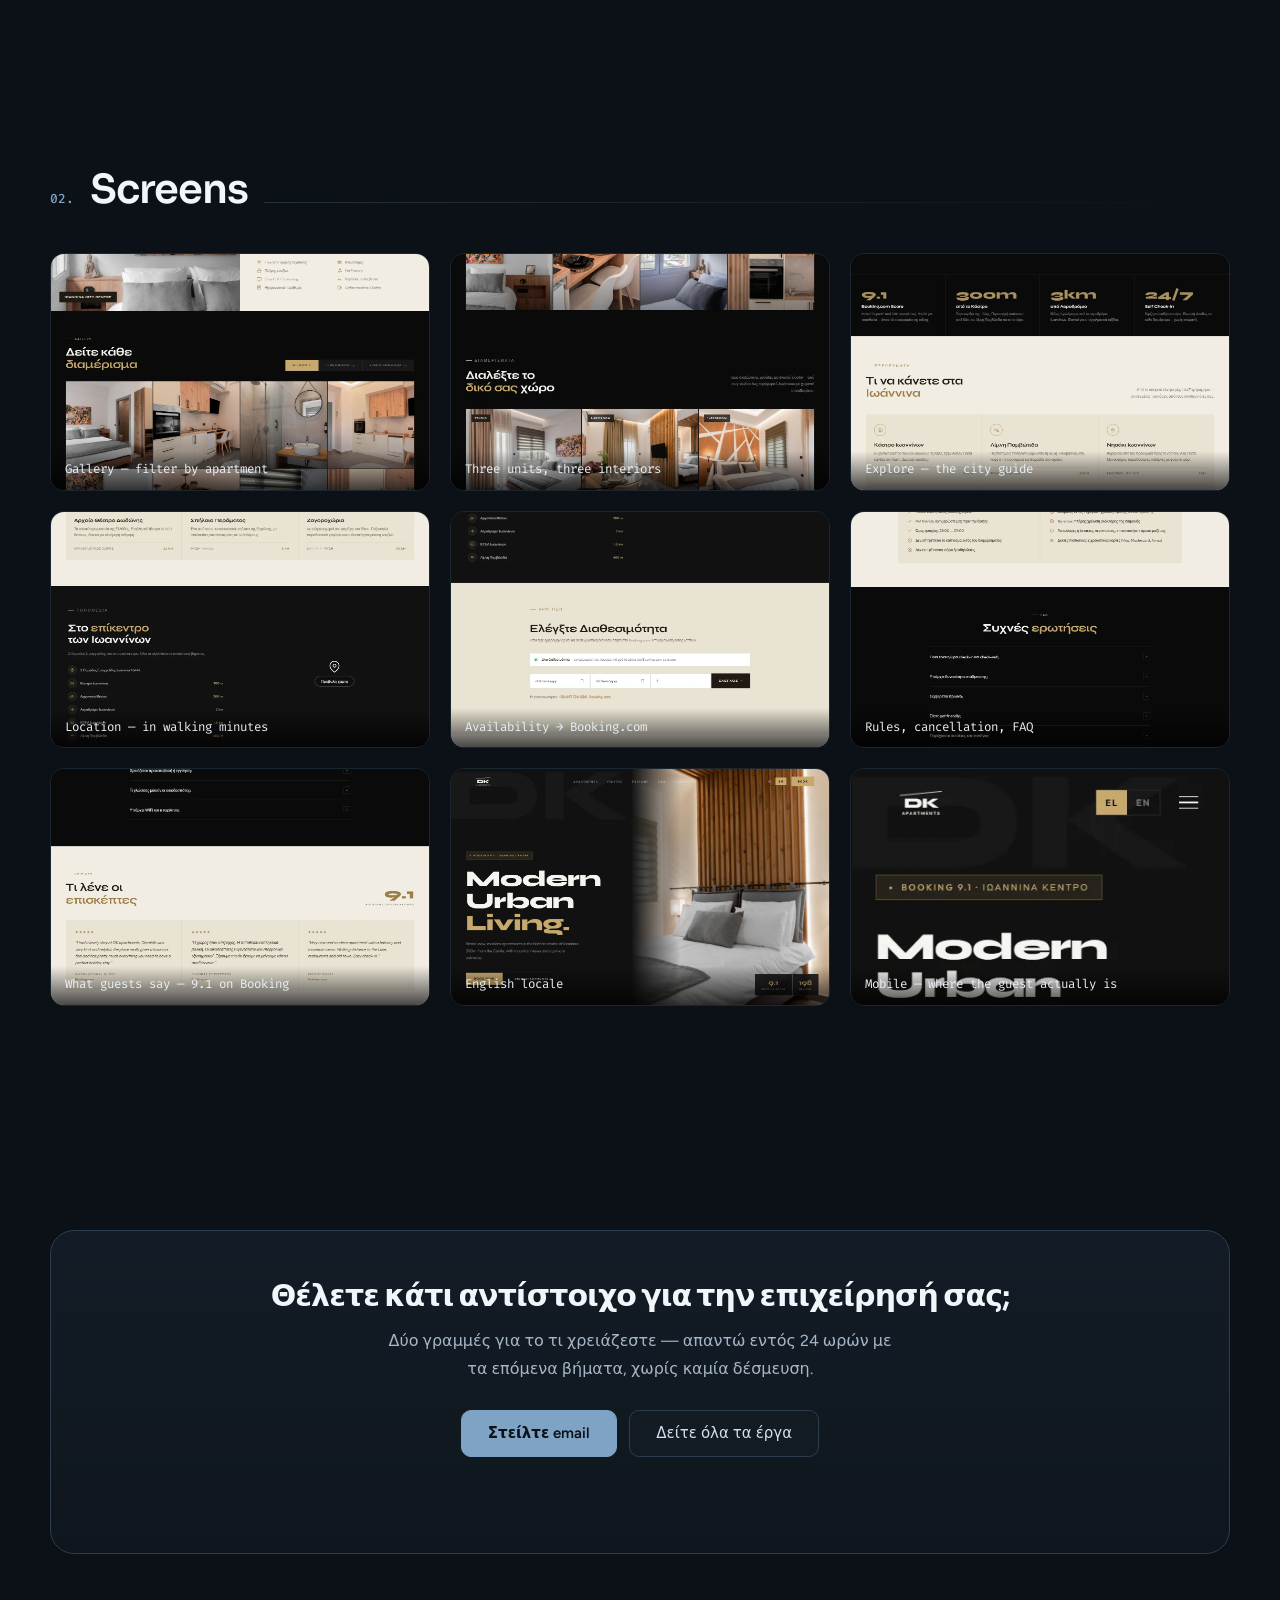
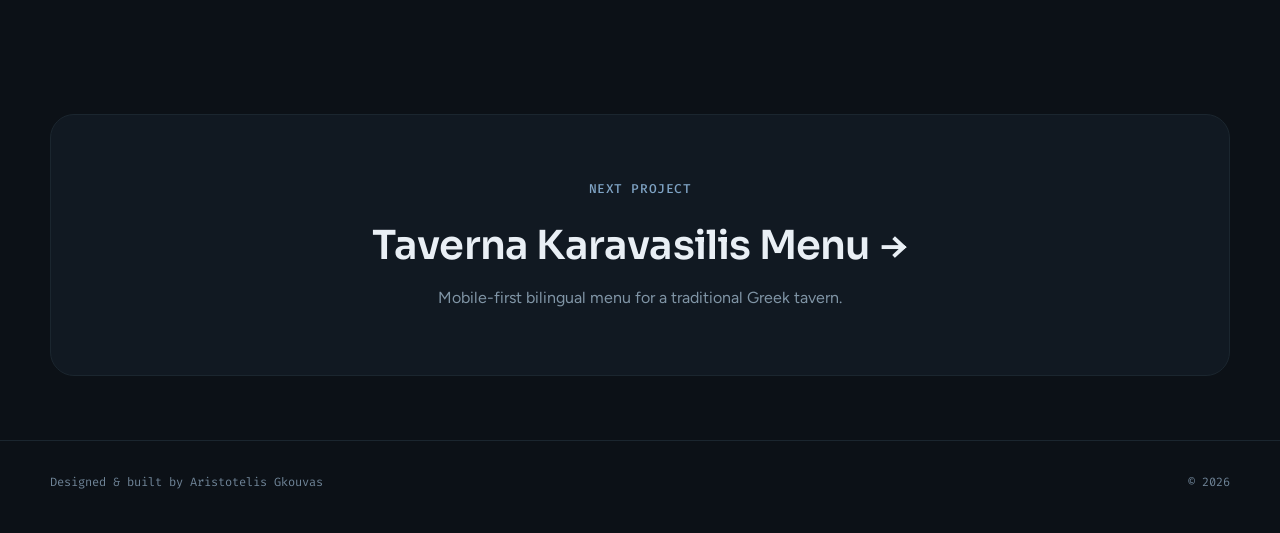
<file: projects/dkapartments/index.html>
<!DOCTYPE html>
<html lang="en" data-theme="dark">
  <head>
    <meta charset="UTF-8" />
    <meta name="viewport" content="width=device-width, initial-scale=1, viewport-fit=cover" />
    <meta name="theme-color" content="#0C1117" />
    <meta
      name="description"
      content="DK Apartments — a bilingual, single-file marketing site for three short-stay apartments in central Ioannina: gallery, availability hand-off to Booking.com, local guide and structured data."
    />
    <title>DK Apartments — Aristotelis Gkouvas</title>
    <link rel="icon" href="data:image/svg+xml,%3Csvg xmlns='http://www.w3.org/2000/svg' viewBox='0 0 32 32'%3E%3Crect width='32' height='32' rx='7' fill='%23131B23' stroke='%232C3E4D'/%3E%3Ctext x='16' y='21' font-family='Fira Code,monospace' font-size='13' font-weight='600' text-anchor='middle' fill='%239DBEDB'%3EAG%3C/text%3E%3C/svg%3E" />

    <link rel="canonical" href="https://aristotelisgkouvas.github.io/projects/dkapartments/" />
    <meta property="og:type" content="article" />
    <meta property="og:url" content="https://aristotelisgkouvas.github.io/projects/dkapartments/" />
    <meta property="og:title" content="DK Apartments — Aristotelis Gkouvas" />
    <meta property="og:description" content="Bilingual single-file marketing site for three short-stay apartments in Ioannina — zero dependencies, Booking.com hand-off, LodgingBusiness schema." />
    <meta property="og:image" content="https://aristotelisgkouvas.github.io/assets/projects/dkapartments/cover.webp" />
    <meta name="twitter:card" content="summary_large_image" />
    <meta name="twitter:title" content="DK Apartments — Aristotelis Gkouvas" />
    <meta name="twitter:description" content="Bilingual single-file marketing site for three short-stay apartments in Ioannina — zero dependencies, Booking.com hand-off, LodgingBusiness schema." />
    <meta name="twitter:image" content="https://aristotelisgkouvas.github.io/assets/projects/dkapartments/cover.webp" />

    <link rel="preconnect" href="https://fonts.googleapis.com" />
    <link rel="preconnect" href="https://fonts.gstatic.com" crossorigin />
    <link
      rel="stylesheet"
      href="https://fonts.googleapis.com/css2?family=Sora:wght@500;600;700&amp;family=Figtree:wght@400;500;600&amp;family=Fira+Code:wght@400;500&amp;display=swap"
    />
    <link rel="stylesheet" href="../../style.css" />
  </head>
  <body>
    <a href="#main" class="skip-link">Skip to content</a>

    <header class="site-header">
      <div class="container nav"><a href="../../" class="brand" aria-label="Home">
          <span class="brand-mark">AG</span>
          <span>Aristotelis Gkouvas</span>
        </a>
        <nav aria-label="Primary">
          <ul id="primary-nav" class="nav-links">
            <li><a href="../../#services">Services</a></li>
            <li><a href="../../#work">Work</a></li>
            <li><a href="../../#process">Process</a></li>
            <li><a href="../../#faq">FAQ</a></li>
          </ul>
        </nav>
        <div class="nav-cta"><button class="icon-btn menu-toggle" type="button" aria-label="Open menu" aria-expanded="false" aria-controls="primary-nav">
            <svg viewBox="0 0 24 24" fill="none" stroke="currentColor" stroke-width="2" stroke-linecap="round" aria-hidden="true">
              <line class="top" x1="4" y1="6" x2="20" y2="6"/>
              <line class="mid" x1="4" y1="12" x2="20" y2="12"/>
              <line class="bot" x1="4" y1="18" x2="20" y2="18"/>
            </svg>
          </button>
        </div>
      </div>
    </header>

    <main id="main">
      <section class="project-hero container">
        <a href="../../#work" class="project-back reveal">
          <svg viewBox="0 0 24 24" fill="none" stroke="currentColor" stroke-width="2" stroke-linecap="round" stroke-linejoin="round" aria-hidden="true" style="width:1em;height:1em;"><path d="M19 12H5M12 19l-7-7 7-7"/></svg>
          Back to all work
        </a>
        <div class="project-meta-row reveal">
          <span>Project <strong>01</strong></span>
          <span>Year <strong>2025</strong></span>
          <span>Role <strong>Sole developer, end to end</strong></span>
          <span>Status <strong style="color:var(--accent)">Live</strong></span>
        </div>
        <h1 class="project-title reveal">DK Apartments.</h1>
        <p class="project-tagline reveal">
          The marketing site for three short-stay apartments 300&nbsp;m from the
          Castle of Ioannina. One HTML file, no framework, no build step —
          bilingual, structured for Google, and built to send a ready guest
          straight to Booking.com without losing them on the way.
        </p>
        <div class="summary-el reveal" lang="el">
          <p class="fact-label">Με λίγα λόγια</p>
          <dl class="summary-parts">
            <dt>Το πρόβλημα</dt>
            <dd>Ο επισκέπτης βρίσκει τα διαμερίσματα στη Booking και μετά κάνει google το όνομά τους για να δει αν είναι αληθινά. Μέχρι τότε δεν υπήρχε τίποτα να βρει.</dd>
            <dt>Τι έφτιαξα</dt>
            <dd>Ένα site που δείχνει και τα τρία διαμερίσματα με δικές τους φωτογραφίες, λέει πόσα λεπτά με τα πόδια είναι το Κάστρο και η λίμνη, απαντά στα πρακτικά (ώρες άφιξης, ακύρωση, κατοικίδια) και στέλνει τον επισκέπτη στην κράτηση με δύο κλικ.</dd>
            <dt>Τι άλλαξε</dt>
            <dd>Ελληνικά και αγγλικά, γρήγορο στο κινητό όπου και το ανοίγουν. Μηδέν μηνιαία συνδρομή για τον ιδιοκτήτη — πληρώνει μόνο το domain.</dd>
          </dl>
        </div>
        <p class="reveal" style="margin-top:1rem;">
          <a class="btn-link" href="https://dkapartments.gr/" target="_blank" rel="noopener">
            Visit live site
            <svg viewBox="0 0 24 24" fill="none" stroke="currentColor" stroke-width="2" stroke-linecap="round" stroke-linejoin="round" aria-hidden="true" style="width:1em;height:1em;"><path d="M7 17l10-10M7 7h10v10"/></svg>
          </a>
        </p>
      </section>

      <section class="container reveal">
        <div class="project-cover">
          <img src="../../assets/projects/dkapartments/cover.webp" width="1440" height="900" alt="DK Apartments landing page — Modern Urban Living hero with a bedroom photo" loading="lazy" decoding="async" />
        </div>
      </section>

      <section class="section container">
        <div class="project-overview">
          <div class="reveal">
            <h2>Overview</h2>
            <p>
              Most guests find a small property on Booking.com, then Google its
              name to see whether it is real. That second visit is the whole job
              of this site: confirm the place is as good as the 9.1 says, answer
              the questions the listing does not, and hand the guest back to the
              booking page before they drift.
            </p>
            <p>
              Three units — a studio and two one-bedroom apartments with very
              different interiors — each get their own photo set, feature list
              and floor area. Around them sits everything a first-time visitor
              to Ioannina asks about: what to see, how far things are on foot,
              house rules, cancellation terms and an FAQ.
            </p>
            <h2>One file, on purpose</h2>
            <p>
              The site is a single HTML document with its CSS and JavaScript
              inlined — around 80&nbsp;KB of code plus photography, served through
              Cloudflare. No framework, no bundler, no CMS. For a property owner
              that means nothing to update, nothing that expires and no monthly
              bill; for the guest it means the page is painted before a
              framework would have finished downloading.
            </p>
            <h2>Bilingual without a backend</h2>
            <p>
              Every translatable string carries a <code>data-i18n</code> key and
              the English dictionary lives in the same file. The switch is
              instant, the URL (<code>?lang=en</code>) is shareable, and the
              <code>hreflang</code> and <code>og:locale:alternate</code> tags
              tell Google and social crawlers that both versions exist.
            </p>
          </div>
          <aside class="facts reveal">
            <h3>At a glance</h3>
            <dl>
              <div>
                <dt>Type</dt>
                <dd>Short-stay rental marketing site</dd>
              </div>
              <div>
                <dt>Engagement</dt>
                <dd>Client project</dd>
              </div>
              <div>
                <dt>Client</dt>
                <dd>DK Apartments, Ioannina</dd>
              </div>
              <div>
                <dt>Languages</dt>
                <dd>Greek &amp; English</dd>
              </div>
              <div>
                <dt>Stack</dt>
                <dd>
                  <ul class="facts-stack">
                    <li class="tag accent">HTML</li>
                    <li class="tag accent">CSS</li>
                    <li class="tag">Vanilla JS</li>
                    <li class="tag">JSON-LD</li>
                    <li class="tag">Cloudflare</li>
                    <li class="tag">Booking.com hand-off</li>
                  </ul>
                </dd>
              </div>
            </dl>
          </aside>
        </div>
      </section>

      <section class="section container">
        <div class="section-head reveal">
          <span class="section-num">01.</span>
          <h2 class="h-section">Highlights</h2>
          <span class="section-divider" aria-hidden="true"></span>
        </div>
        <div class="feature-grid">
          <article class="feature reveal">
            <div class="feature-icon"><svg viewBox="0 0 24 24" fill="none" stroke="currentColor" stroke-width="2" stroke-linecap="round" stroke-linejoin="round" aria-hidden="true"><rect x="3" y="4" width="18" height="18" rx="2"/><path d="M16 2v4M8 2v4M3 10h18"/></svg></div>
            <h3>Availability hand-off</h3>
            <p>The form validates dates client-side (check-out must follow check-in) and then opens the property's Booking.com page — the site never pretends to be a booking engine it is not.</p>
          </article>
          <article class="feature reveal">
            <div class="feature-icon"><svg viewBox="0 0 24 24" fill="none" stroke="currentColor" stroke-width="2" stroke-linecap="round" stroke-linejoin="round" aria-hidden="true"><circle cx="12" cy="12" r="10"/><path d="M2 12h20M12 2a15 15 0 0 1 0 20M12 2a15 15 0 0 0 0 20"/></svg></div>
            <h3>Bilingual, shareable</h3>
            <p><code>data-i18n</code> keys and an inline English dictionary; <code>?lang=en</code> is a real URL with matching <code>hreflang</code> alternates, so both languages are indexed.</p>
          </article>
          <article class="feature reveal">
            <div class="feature-icon"><svg viewBox="0 0 24 24" fill="none" stroke="currentColor" stroke-width="2" stroke-linecap="round" stroke-linejoin="round" aria-hidden="true"><path d="M4 4h16v16H4z"/><path d="m4 16 4-4 4 4 4-6 4 6"/></svg></div>
            <h3>Per-apartment photo sets</h3>
            <p>Forty-odd photographs organised by unit and lazy-loaded, with a crossfading hero slideshow — the site sells the interiors, so the interiors get the bandwidth.</p>
          </article>
          <article class="feature reveal">
            <div class="feature-icon"><svg viewBox="0 0 24 24" fill="none" stroke="currentColor" stroke-width="2" stroke-linecap="round" stroke-linejoin="round" aria-hidden="true"><path d="M21 10c0 7-9 13-9 13s-9-6-9-13a9 9 0 0 1 18 0z"/><circle cx="12" cy="10" r="3"/></svg></div>
            <h3>The city, in walking minutes</h3>
            <p>Castle, lake, island, Dodoni, Perama cave, Zagori — plus a distance list from the front door, because "central" means nothing until you say how many minutes.</p>
          </article>
          <article class="feature reveal">
            <div class="feature-icon"><svg viewBox="0 0 24 24" fill="none" stroke="currentColor" stroke-width="2" stroke-linecap="round" stroke-linejoin="round" aria-hidden="true"><path d="M14 2H6a2 2 0 0 0-2 2v16a2 2 0 0 0 2 2h12a2 2 0 0 0 2-2V8z"/><path d="M14 2v6h6M16 13H8M16 17H8"/></svg></div>
            <h3>Structured for Google</h3>
            <p>A <code>LodgingBusiness</code> JSON-LD block, canonical and locale tags, Open Graph with a real photo — so the rich result and the WhatsApp preview both look like a hotel, not a blank card.</p>
          </article>
          <article class="feature reveal">
            <div class="feature-icon"><svg viewBox="0 0 24 24" fill="none" stroke="currentColor" stroke-width="2" stroke-linecap="round" stroke-linejoin="round" aria-hidden="true"><polyline points="13 2 3 14 12 14 11 22 21 10 12 10 13 2"/></svg></div>
            <h3>Zero dependencies, zero bill</h3>
            <p>No framework, no build, no CMS, no plugins to patch. One file behind Cloudflare; the owner's only recurring cost is the domain.</p>
          </article>
        </div>
      </section>

      <section class="section container">
        <div class="section-head reveal">
          <span class="section-num">02.</span>
          <h2 class="h-section">Screens</h2>
          <span class="section-divider" aria-hidden="true"></span>
        </div>
        <div class="gallery-grid">
          <a class="gallery-item reveal" href="../../assets/projects/dkapartments/02-gallery.webp" data-caption="Gallery — the full photo set, filterable per apartment">
            <img src="../../assets/projects/dkapartments/02-gallery.webp" width="1440" height="900" alt="Photo gallery with per-apartment filter" loading="lazy" decoding="async" />
            <span class="gallery-caption">Gallery — filter by apartment</span>
          </a>
          <a class="gallery-item reveal" href="../../assets/projects/dkapartments/03-apartments.webp" data-caption="The three units — studio, One-Bedroom Wood, One-Bedroom Geometric — with features and floor area">
            <img src="../../assets/projects/dkapartments/03-apartments.webp" width="1440" height="900" alt="Three apartment cards with features and floor area" loading="lazy" decoding="async" />
            <span class="gallery-caption">Three units, three interiors</span>
          </a>
          <a class="gallery-item reveal" href="../../assets/projects/dkapartments/04-explore.webp" data-caption="Explore — six things to do in and around Ioannina, with distance and time">
            <img src="../../assets/projects/dkapartments/04-explore.webp" width="1440" height="900" alt="Local guide with six attractions" loading="lazy" decoding="async" />
            <span class="gallery-caption">Explore — the city guide</span>
          </a>
          <a class="gallery-item reveal" href="../../assets/projects/dkapartments/05-location.webp" data-caption="Location — walking distances from the front door and a map">
            <img src="../../assets/projects/dkapartments/05-location.webp" width="1440" height="900" alt="Walking distances list and map" loading="lazy" decoding="async" />
            <span class="gallery-caption">Location — in walking minutes</span>
          </a>
          <a class="gallery-item reveal" href="../../assets/projects/dkapartments/06-booking.webp" data-caption="Availability — dates and guests, validated, then handed to Booking.com">
            <img src="../../assets/projects/dkapartments/06-booking.webp" width="1440" height="900" alt="Availability form" loading="lazy" decoding="async" />
            <span class="gallery-caption">Availability → Booking.com</span>
          </a>
          <a class="gallery-item reveal" href="../../assets/projects/dkapartments/07-faq.webp" data-caption="House rules, cancellation policy and FAQ — the questions the Booking listing does not answer">
            <img src="../../assets/projects/dkapartments/07-faq.webp" width="1440" height="900" alt="FAQ accordion" loading="lazy" decoding="async" />
            <span class="gallery-caption">Rules, cancellation, FAQ</span>
          </a>
          <a class="gallery-item reveal" href="../../assets/projects/dkapartments/08-reviews.webp" data-caption="Guest reviews pulled through from Booking.com, with the 9.1 score">
            <img src="../../assets/projects/dkapartments/08-reviews.webp" width="1440" height="900" alt="Guest reviews section" loading="lazy" decoding="async" />
            <span class="gallery-caption">What guests say — 9.1 on Booking</span>
          </a>
          <a class="gallery-item reveal" href="../../assets/projects/dkapartments/09-english.webp" data-caption="The same page in English via ?lang=en">
            <img src="../../assets/projects/dkapartments/09-english.webp" width="1440" height="900" alt="English version of the landing page" loading="lazy" decoding="async" />
            <span class="gallery-caption">English locale</span>
          </a>
          <a class="gallery-item reveal" href="../../assets/projects/dkapartments/10-mobile.webp" data-caption="Mobile — drawer navigation, WhatsApp button, same hero">
            <img src="../../assets/projects/dkapartments/10-mobile.webp" width="430" height="932" alt="Mobile view of the landing page" loading="lazy" decoding="async" />
            <span class="gallery-caption">Mobile — where the guest actually is</span>
          </a>
        </div>
      </section>

      <section class="section container">
        <div class="case-cta reveal">
          <h2>Θέλετε κάτι αντίστοιχο για την επιχείρησή σας;</h2>
          <p>Δύο γραμμές για το τι χρειάζεστε — απαντώ εντός 24 ωρών με τα επόμενα βήματα, χωρίς καμία δέσμευση.</p>
          <div class="hero-actions">
            <a href="mailto:aristotelisgouvas@gmail.com" class="btn btn-primary">Στείλτε email</a>
            <a href="../../#work" class="btn btn-ghost">Δείτε όλα τα έργα</a>
          </div>
        </div>
      </section>

      <a href="../taverna-karavasilis/" class="container next-project reveal" style="text-decoration:none;display:flex;">
        <p class="eyebrow">Next project</p>
        <h2>Taverna Karavasilis Menu →</h2>
        <p class="muted">Mobile-first bilingual menu for a traditional Greek tavern.</p>
      </a>
    </main>

    <footer class="site-footer">
      <div class="container footer-row">
        <span>Designed &amp; built by Aristotelis Gkouvas</span>
        <span>© <span id="year">2026</span></span>
      </div>
    </footer>

    <script src="../../script.js"></script>
    <script>document.getElementById("year").textContent = new Date().getFullYear();</script>
  </body>
</html>
</file>
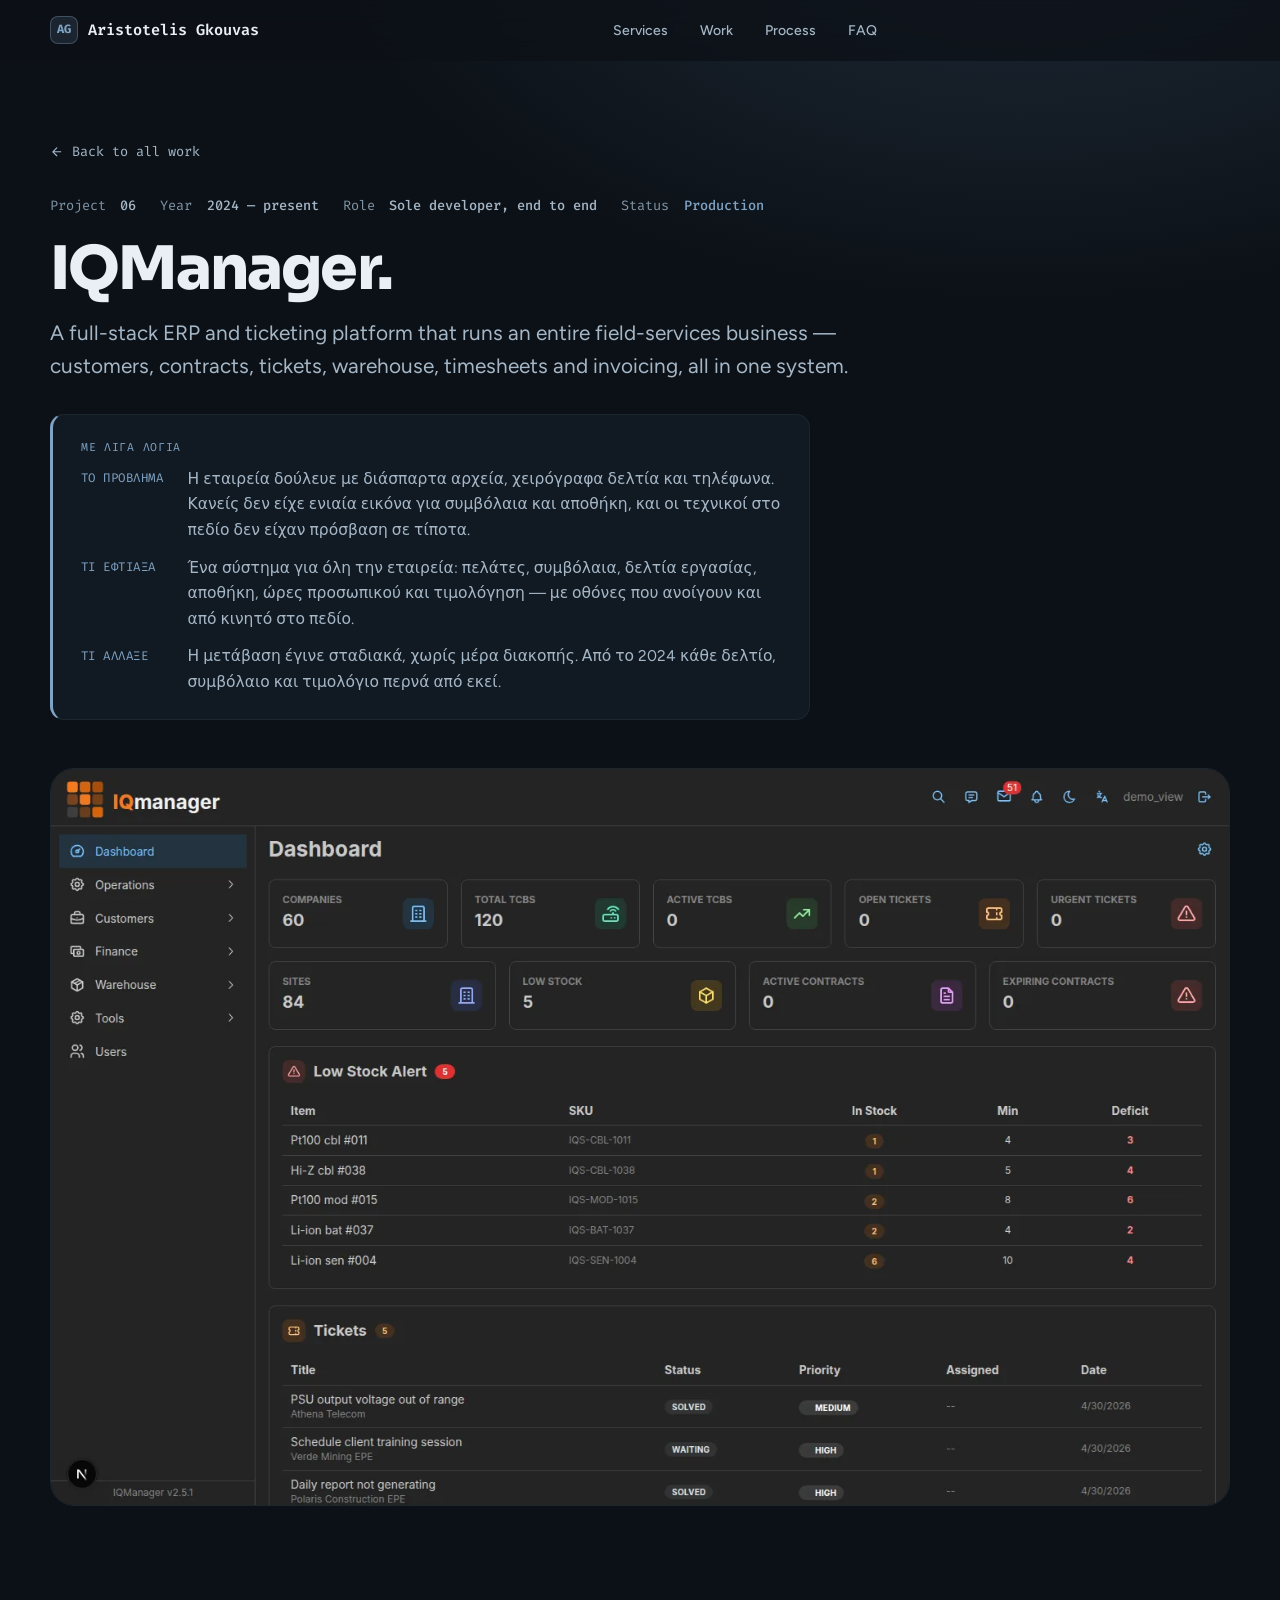
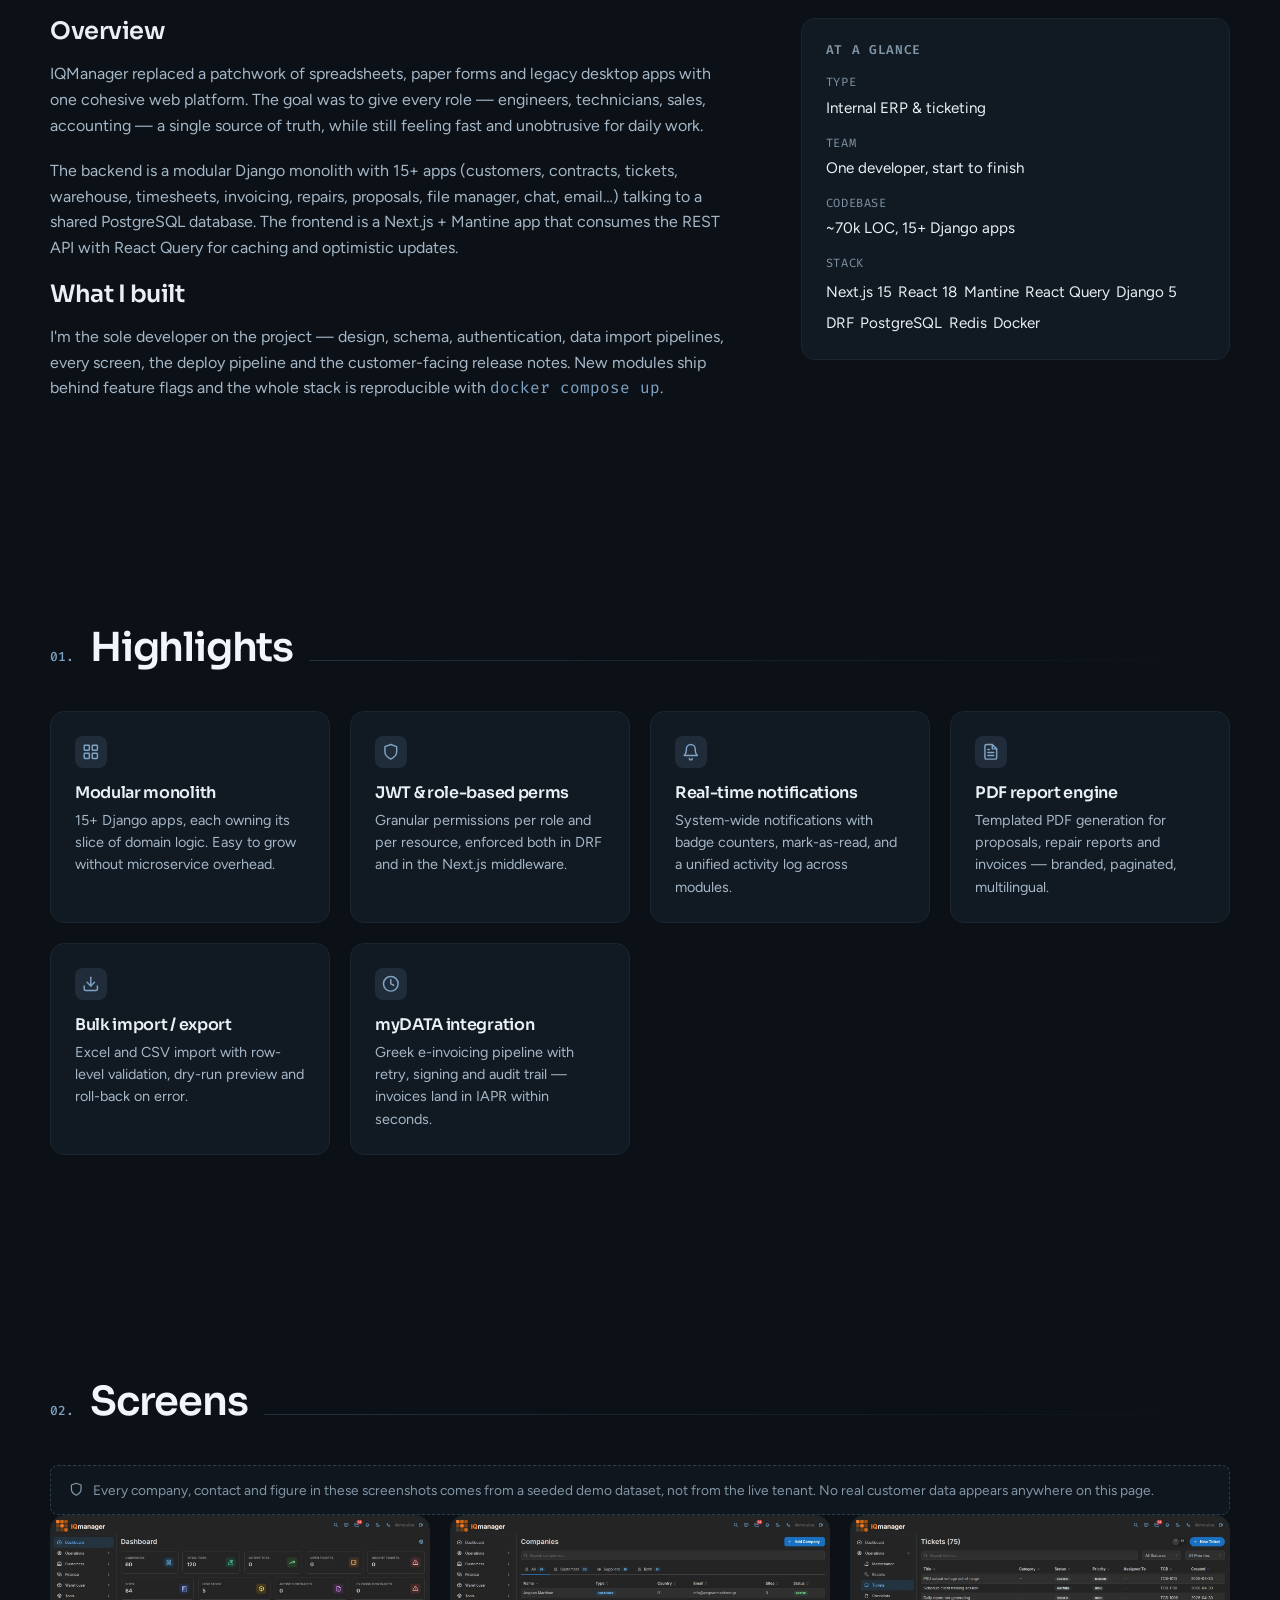
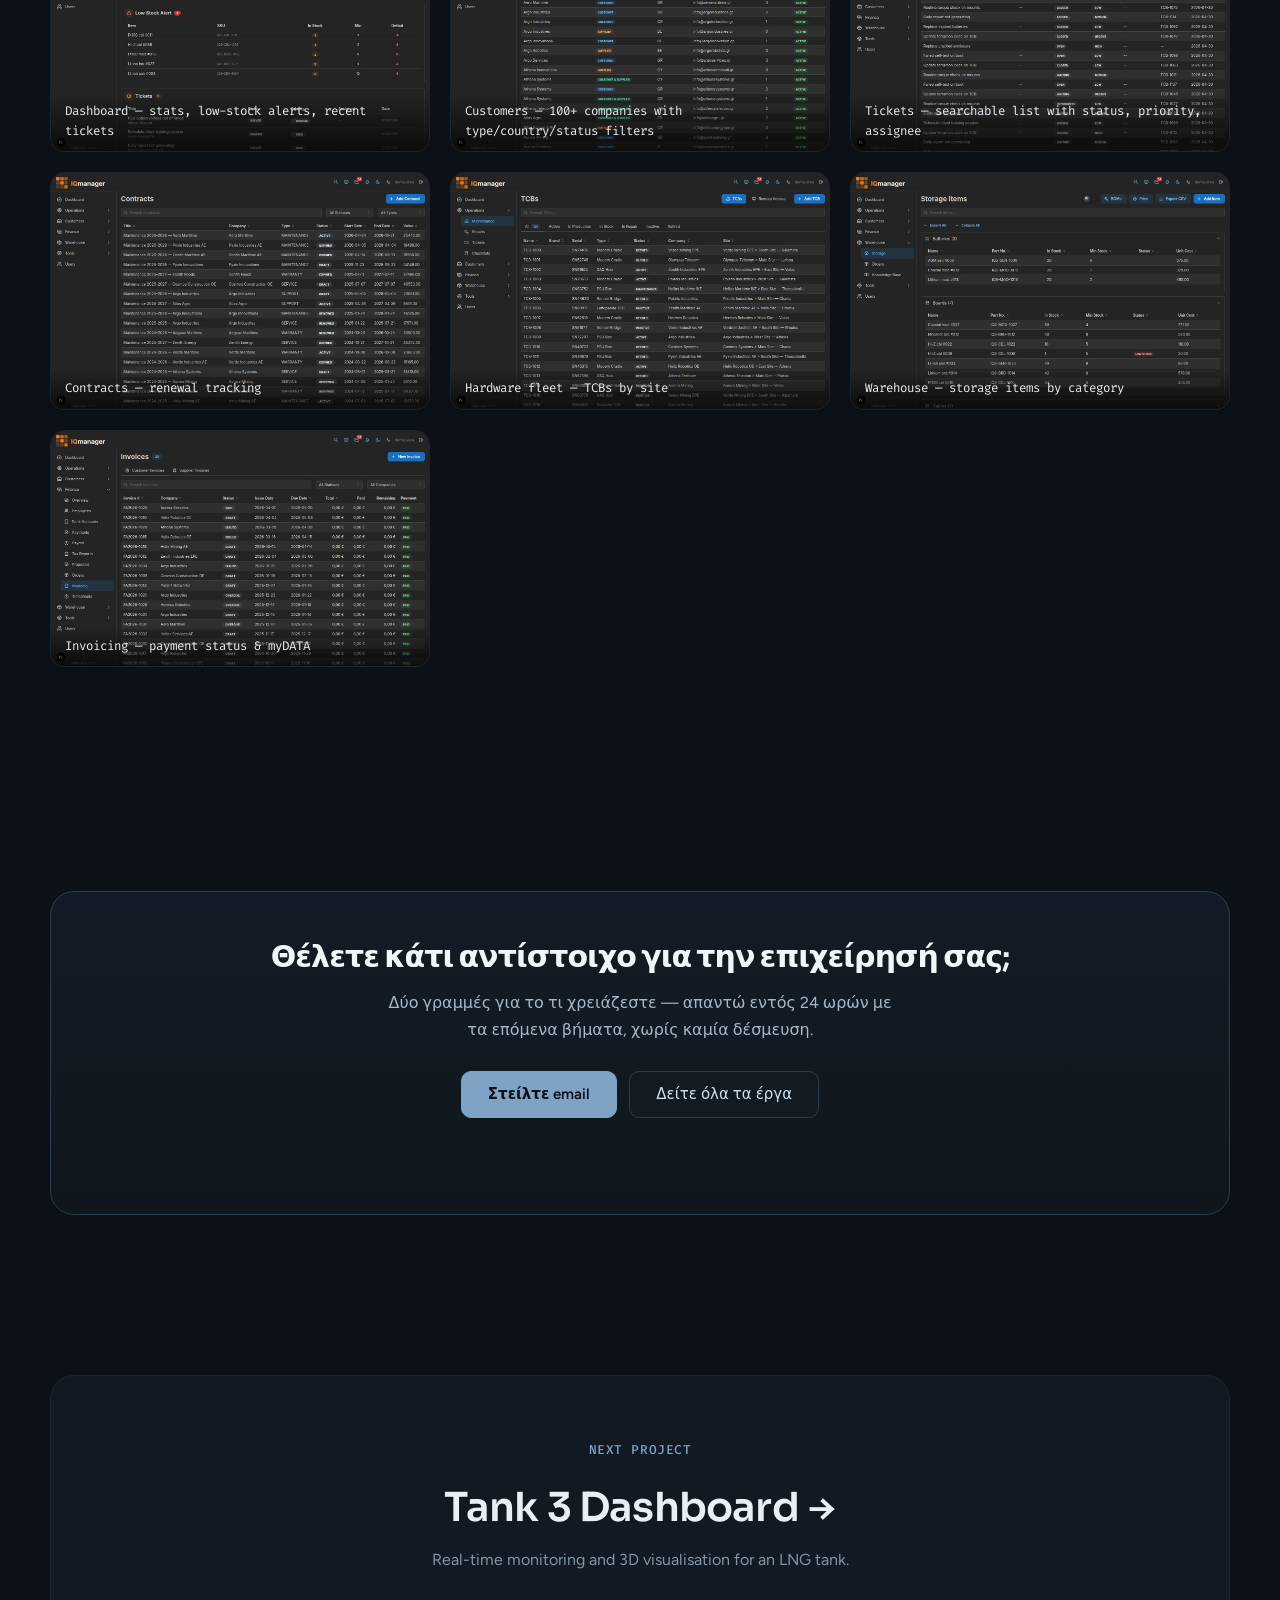
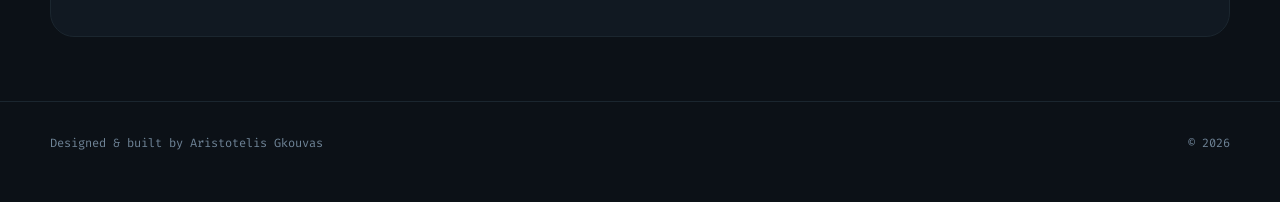
<file: projects/iqmanager/index.html>
<!DOCTYPE html>
<html lang="en" data-theme="dark">
  <head>
    <meta charset="UTF-8" />
    <meta name="viewport" content="width=device-width, initial-scale=1, viewport-fit=cover" />
    <meta name="theme-color" content="#0C1117" />
    <meta
      name="description"
      content="IQManager — full-stack ERP & ticketing platform. Next.js + Django + PostgreSQL."
    />
    <title>IQManager — Aristotelis Gkouvas</title>
    <link rel="icon" href="data:image/svg+xml,%3Csvg xmlns='http://www.w3.org/2000/svg' viewBox='0 0 32 32'%3E%3Crect width='32' height='32' rx='7' fill='%23131B23' stroke='%232C3E4D'/%3E%3Ctext x='16' y='21' font-family='Fira Code,monospace' font-size='13' font-weight='600' text-anchor='middle' fill='%239DBEDB'%3EAG%3C/text%3E%3C/svg%3E" />
    <link rel="canonical" href="https://aristotelisgkouvas.github.io/projects/iqmanager/" />
    <meta property="og:type" content="article" />
    <meta property="og:url" content="https://aristotelisgkouvas.github.io/projects/iqmanager/" />
    <meta property="og:title" content="IQManager — Aristotelis Gkouvas" />
    <meta property="og:description" content="Full-stack ERP & ticketing platform built on Next.js, Django REST and PostgreSQL." />
    <meta property="og:image" content="https://aristotelisgkouvas.github.io/assets/projects/iqmanager.png" />
    <meta name="twitter:card" content="summary_large_image" />
    <meta name="twitter:title" content="IQManager — Aristotelis Gkouvas" />
    <meta name="twitter:description" content="Full-stack ERP & ticketing platform built on Next.js, Django REST and PostgreSQL." />
    <meta name="twitter:image" content="https://aristotelisgkouvas.github.io/assets/projects/iqmanager.png" />
    <link rel="preconnect" href="https://fonts.googleapis.com" />
    <link rel="preconnect" href="https://fonts.gstatic.com" crossorigin />
    <link
      rel="stylesheet"
      href="https://fonts.googleapis.com/css2?family=Sora:wght@500;600;700&amp;family=Figtree:wght@400;500;600&amp;family=Fira+Code:wght@400;500&amp;display=swap"
    />
    <link rel="stylesheet" href="../../style.css" />
  </head>
  <body>
    <a href="#main" class="skip-link">Skip to content</a>

    <header class="site-header">
      <div class="container nav"><a href="../../" class="brand" aria-label="Home">
          <span class="brand-mark">AG</span>
          <span>Aristotelis Gkouvas</span>
        </a>
        <nav aria-label="Primary">
          <ul id="primary-nav" class="nav-links">
            <li><a href="../../#services">Services</a></li>
            <li><a href="../../#work">Work</a></li>
            <li><a href="../../#process">Process</a></li>
            <li><a href="../../#faq">FAQ</a></li>
          </ul>
        </nav>
        <div class="nav-cta"><button class="icon-btn menu-toggle" type="button" aria-label="Open menu" aria-expanded="false" aria-controls="primary-nav">
            <svg viewBox="0 0 24 24" fill="none" stroke="currentColor" stroke-width="2" stroke-linecap="round" aria-hidden="true">
              <line class="top" x1="4" y1="6" x2="20" y2="6"/>
              <line class="mid" x1="4" y1="12" x2="20" y2="12"/>
              <line class="bot" x1="4" y1="18" x2="20" y2="18"/>
            </svg>
          </button>
        </div>
      </div>
    </header>

    <main id="main">
      <section class="project-hero container">
        <a href="../../#work" class="project-back reveal">
          <svg viewBox="0 0 24 24" fill="none" stroke="currentColor" stroke-width="2" stroke-linecap="round" stroke-linejoin="round" aria-hidden="true" style="width:1em;height:1em;"><path d="M19 12H5M12 19l-7-7 7-7"/></svg>
          Back to all work
        </a>
        <div class="project-meta-row reveal">
          <span>Project <strong>06</strong></span>
          <span>Year <strong>2024 — present</strong></span>
          <span>Role <strong>Sole developer, end to end</strong></span>
          <span>Status <strong style="color:var(--accent)">Production</strong></span>
        </div>
        <h1 class="project-title reveal">IQManager.</h1>
        <p class="project-tagline reveal">
          A full-stack ERP and ticketing platform that runs an entire
          field-services business — customers, contracts, tickets, warehouse,
          timesheets and invoicing, all in one system.
        </p>
        <div class="summary-el reveal" lang="el">
          <p class="fact-label">Με λίγα λόγια</p>
          <dl class="summary-parts">
            <dt>Το πρόβλημα</dt>
            <dd>Η εταιρεία δούλευε με διάσπαρτα αρχεία, χειρόγραφα δελτία και τηλέφωνα. Κανείς δεν είχε ενιαία εικόνα για συμβόλαια και αποθήκη, και οι τεχνικοί στο πεδίο δεν είχαν πρόσβαση σε τίποτα.</dd>
            <dt>Τι έφτιαξα</dt>
            <dd>Ένα σύστημα για όλη την εταιρεία: πελάτες, συμβόλαια, δελτία εργασίας, αποθήκη, ώρες προσωπικού και τιμολόγηση — με οθόνες που ανοίγουν και από κινητό στο πεδίο.</dd>
            <dt>Τι άλλαξε</dt>
            <dd>Η μετάβαση έγινε σταδιακά, χωρίς μέρα διακοπής. Από το 2024 κάθε δελτίο, συμβόλαιο και τιμολόγιο περνά από εκεί.</dd>
          </dl>
        </div>
      </section>

      <section class="container reveal">
        <div class="project-cover">
          <img src="../../assets/projects/iqmanager.webp" width="1440" height="900" alt="IQManager dashboard with stats, low-stock alerts and recent tickets" loading="lazy" decoding="async" />
        </div>
      </section>

      <section class="section container">
        <div class="project-overview">
          <div class="reveal">
            <h2>Overview</h2>
            <p>
              IQManager replaced a patchwork of spreadsheets, paper forms and
              legacy desktop apps with one cohesive web platform. The goal was
              to give every role — engineers, technicians, sales, accounting —
              a single source of truth, while still feeling fast and unobtrusive
              for daily work.
            </p>
            <p>
              The backend is a modular Django monolith with 15+ apps
              (customers, contracts, tickets, warehouse, timesheets, invoicing,
              repairs, proposals, file manager, chat, email…) talking to a
              shared PostgreSQL database. The frontend is a Next.js + Mantine
              app that consumes the REST API with React Query for caching and
              optimistic updates.
            </p>
            <h2>What I built</h2>
            <p>
              I'm the sole developer on the project — design, schema,
              authentication, data import pipelines, every screen, the deploy
              pipeline and the customer-facing release notes. New modules ship
              behind feature flags and the whole stack is reproducible with
              <code class="mono" style="color:var(--accent)">docker compose up</code>.
            </p>
          </div>
          <aside class="facts reveal">
            <h3>At a glance</h3>
            <dl>
              <div>
                <dt>Type</dt>
                <dd>Internal ERP &amp; ticketing</dd>
              </div>
              <div>
                <dt>Team</dt>
                <dd>One developer, start to finish</dd>
              </div>
              <div>
                <dt>Codebase</dt>
                <dd>~70k LOC, 15+ Django apps</dd>
              </div>
              <div>
                <dt>Stack</dt>
                <dd>
                  <ul class="facts-stack">
                    <li class="tag accent">Next.js 15</li>
                    <li class="tag">React 18</li>
                    <li class="tag">Mantine</li>
                    <li class="tag">React Query</li>
                    <li class="tag accent">Django 5</li>
                    <li class="tag">DRF</li>
                    <li class="tag">PostgreSQL</li>
                    <li class="tag">Redis</li>
                    <li class="tag">Docker</li>
                  </ul>
                </dd>
              </div>
            </dl>
          </aside>
        </div>
      </section>

      <section class="section container">
        <div class="section-head reveal">
          <span class="section-num">01.</span>
          <h2 class="h-section">Highlights</h2>
          <span class="section-divider" aria-hidden="true"></span>
        </div>
        <div class="feature-grid">
          <article class="feature reveal">
            <div class="feature-icon"><svg viewBox="0 0 24 24" fill="none" stroke="currentColor" stroke-width="2" stroke-linecap="round" stroke-linejoin="round" aria-hidden="true"><rect x="3" y="3" width="7" height="7" rx="1"/><rect x="14" y="3" width="7" height="7" rx="1"/><rect x="3" y="14" width="7" height="7" rx="1"/><rect x="14" y="14" width="7" height="7" rx="1"/></svg></div>
            <h3>Modular monolith</h3>
            <p>15+ Django apps, each owning its slice of domain logic. Easy to grow without microservice overhead.</p>
          </article>
          <article class="feature reveal">
            <div class="feature-icon"><svg viewBox="0 0 24 24" fill="none" stroke="currentColor" stroke-width="2" stroke-linecap="round" stroke-linejoin="round" aria-hidden="true"><path d="M12 22s8-4 8-10V5l-8-3-8 3v7c0 6 8 10 8 10z"/></svg></div>
            <h3>JWT &amp; role-based perms</h3>
            <p>Granular permissions per role and per resource, enforced both in DRF and in the Next.js middleware.</p>
          </article>
          <article class="feature reveal">
            <div class="feature-icon"><svg viewBox="0 0 24 24" fill="none" stroke="currentColor" stroke-width="2" stroke-linecap="round" stroke-linejoin="round" aria-hidden="true"><path d="M6 8a6 6 0 0 1 12 0c0 7 3 9 3 9H3s3-2 3-9"/><path d="M10 21a2 2 0 0 0 4 0"/></svg></div>
            <h3>Real-time notifications</h3>
            <p>System-wide notifications with badge counters, mark-as-read, and a unified activity log across modules.</p>
          </article>
          <article class="feature reveal">
            <div class="feature-icon"><svg viewBox="0 0 24 24" fill="none" stroke="currentColor" stroke-width="2" stroke-linecap="round" stroke-linejoin="round" aria-hidden="true"><path d="M14 2H6a2 2 0 0 0-2 2v16a2 2 0 0 0 2 2h12a2 2 0 0 0 2-2V8z"/><path d="M14 2v6h6"/><path d="M16 13H8M16 17H8M10 9H8"/></svg></div>
            <h3>PDF report engine</h3>
            <p>Templated PDF generation for proposals, repair reports and invoices — branded, paginated, multilingual.</p>
          </article>
          <article class="feature reveal">
            <div class="feature-icon"><svg viewBox="0 0 24 24" fill="none" stroke="currentColor" stroke-width="2" stroke-linecap="round" stroke-linejoin="round" aria-hidden="true"><path d="M21 15v4a2 2 0 0 1-2 2H5a2 2 0 0 1-2-2v-4"/><polyline points="7 10 12 15 17 10"/><line x1="12" y1="15" x2="12" y2="3"/></svg></div>
            <h3>Bulk import / export</h3>
            <p>Excel and CSV import with row-level validation, dry-run preview and roll-back on error.</p>
          </article>
          <article class="feature reveal">
            <div class="feature-icon"><svg viewBox="0 0 24 24" fill="none" stroke="currentColor" stroke-width="2" stroke-linecap="round" stroke-linejoin="round" aria-hidden="true"><circle cx="12" cy="12" r="10"/><path d="M12 6v6l4 2"/></svg></div>
            <h3>myDATA integration</h3>
            <p>Greek e-invoicing pipeline with retry, signing and audit trail — invoices land in IAPR within seconds.</p>
          </article>
        </div>
      </section>



      <section class="section container">
        <div class="section-head reveal">
          <span class="section-num">02.</span>
          <h2 class="h-section">Screens</h2>
          <span class="section-divider" aria-hidden="true"></span>
        </div>
        <p class="data-note">
          <svg viewBox="0 0 24 24" fill="none" stroke="currentColor" stroke-width="2" stroke-linecap="round" stroke-linejoin="round" aria-hidden="true"><path d="M12 22s8-4 8-10V5l-8-3-8 3v7c0 6 8 10 8 10z"/></svg>
          <span>Every company, contact and figure in these screenshots comes from a seeded demo dataset, not from the live tenant. No real customer data appears anywhere on this page.</span>
        </p>
        <div class="gallery-grid">
          <a class="gallery-item reveal" href="../../assets/projects/iqmanager/01-dashboard.webp" data-caption="Dashboard — stats, low-stock alerts, recent tickets">
            <img src="../../assets/projects/iqmanager/01-dashboard.webp" width="1440" height="900" alt="Dashboard — stats, low-stock alerts, recent tickets" loading="lazy" />
            <span class="gallery-caption">Dashboard — stats, low-stock alerts, recent tickets</span>
          </a>
          <a class="gallery-item reveal" href="../../assets/projects/iqmanager/02-customers.webp" data-caption="Customers — 100+ companies with type/country/status filters">
            <img src="../../assets/projects/iqmanager/02-customers.webp" width="1440" height="900" alt="Customers — 100+ companies with type/country/status filters" loading="lazy" />
            <span class="gallery-caption">Customers — 100+ companies with type/country/status filters</span>
          </a>
          <a class="gallery-item reveal" href="../../assets/projects/iqmanager/03-tickets.webp" data-caption="Tickets — searchable list with status, priority, assignee">
            <img src="../../assets/projects/iqmanager/03-tickets.webp" width="1440" height="900" alt="Tickets — searchable list with status, priority, assignee" loading="lazy" />
            <span class="gallery-caption">Tickets — searchable list with status, priority, assignee</span>
          </a>
          <a class="gallery-item reveal" href="../../assets/projects/iqmanager/04-contracts.webp" data-caption="Contracts — service / maintenance contracts with renewal tracking">
            <img src="../../assets/projects/iqmanager/04-contracts.webp" width="1440" height="900" alt="Contracts — renewal tracking" loading="lazy" />
            <span class="gallery-caption">Contracts — renewal tracking</span>
          </a>
          <a class="gallery-item reveal" href="../../assets/projects/iqmanager/05-tcbs.webp" data-caption="TCBs / Hardware — fleet of devices with brand, type, status, site">
            <img src="../../assets/projects/iqmanager/05-tcbs.webp" width="1440" height="900" alt="TCBs / Hardware fleet" loading="lazy" />
            <span class="gallery-caption">Hardware fleet — TCBs by site</span>
          </a>
          <a class="gallery-item reveal" href="../../assets/projects/iqmanager/06-warehouse.webp" data-caption="Warehouse — Storage Items grouped by category with low-stock badges">
            <img src="../../assets/projects/iqmanager/06-warehouse.webp" width="1440" height="900" alt="Warehouse — Storage Items" loading="lazy" />
            <span class="gallery-caption">Warehouse — storage items by category</span>
          </a>
          <a class="gallery-item reveal" href="../../assets/projects/iqmanager/07-invoicing.webp" data-caption="Invoicing — issued / received invoices with payment status">
            <img src="../../assets/projects/iqmanager/07-invoicing.webp" width="1440" height="900" alt="Invoicing — invoices and payment status" loading="lazy" />
            <span class="gallery-caption">Invoicing — payment status &amp; myDATA</span>
          </a>
        </div>
      </section>
      <section class="section container">
        <div class="case-cta reveal">
          <h2>Θέλετε κάτι αντίστοιχο για την επιχείρησή σας;</h2>
          <p>Δύο γραμμές για το τι χρειάζεστε — απαντώ εντός 24 ωρών με τα επόμενα βήματα, χωρίς καμία δέσμευση.</p>
          <div class="hero-actions">
            <a href="mailto:aristotelisgouvas@gmail.com" class="btn btn-primary">Στείλτε email</a>
            <a href="../../#work" class="btn btn-ghost">Δείτε όλα τα έργα</a>
          </div>
        </div>
      </section>

              <a href="../tank-3-dashboard/" class="container next-project reveal" style="text-decoration:none;display:flex;">
        <p class="eyebrow">Next project</p>
        <h2>Tank 3 Dashboard →</h2>
        <p class="muted">Real-time monitoring and 3D visualisation for an LNG tank.</p>
      </a>
    </main>

    <footer class="site-footer">
      <div class="container footer-row">
        <span>Designed &amp; built by Aristotelis Gkouvas</span>
        <span>© <span id="year">2026</span></span>
      </div>
    </footer>

    <script src="../../script.js"></script>
    <script>document.getElementById("year").textContent = new Date().getFullYear();</script>
  </body>
</html>
</file>
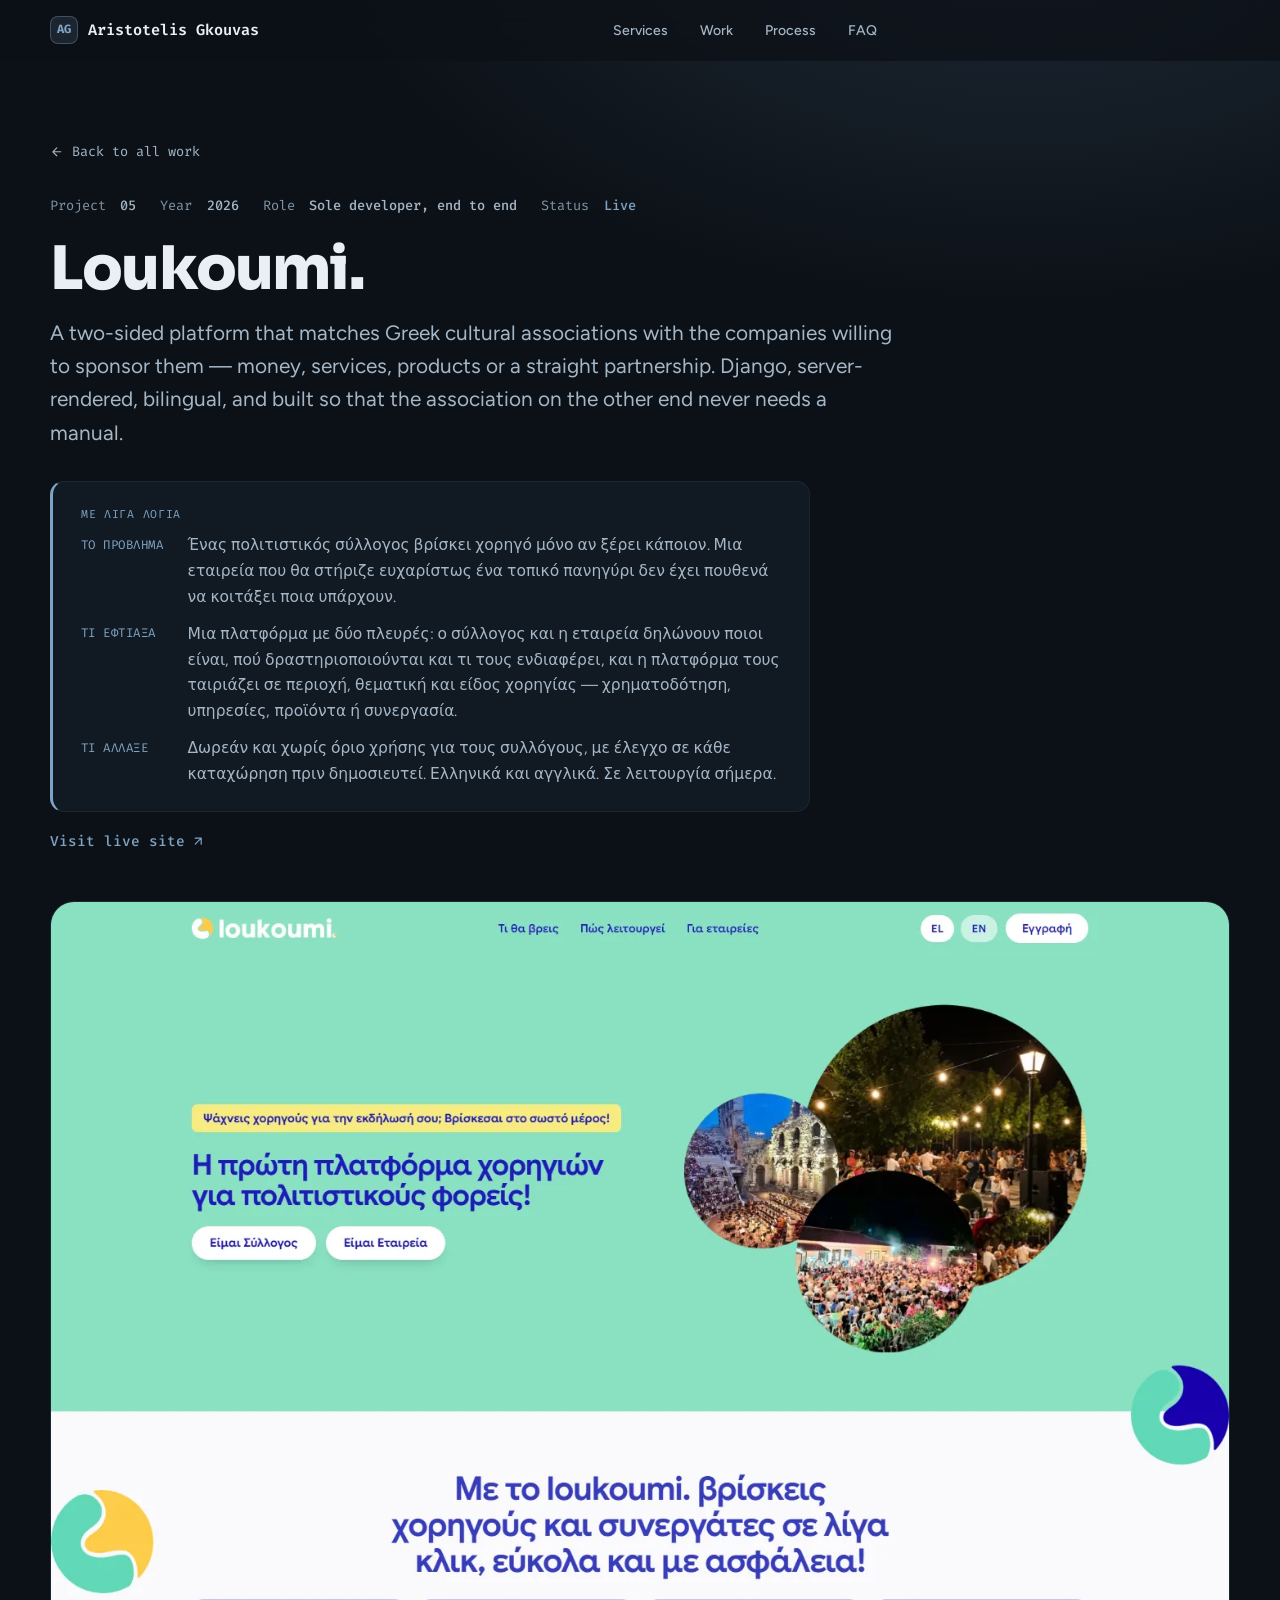
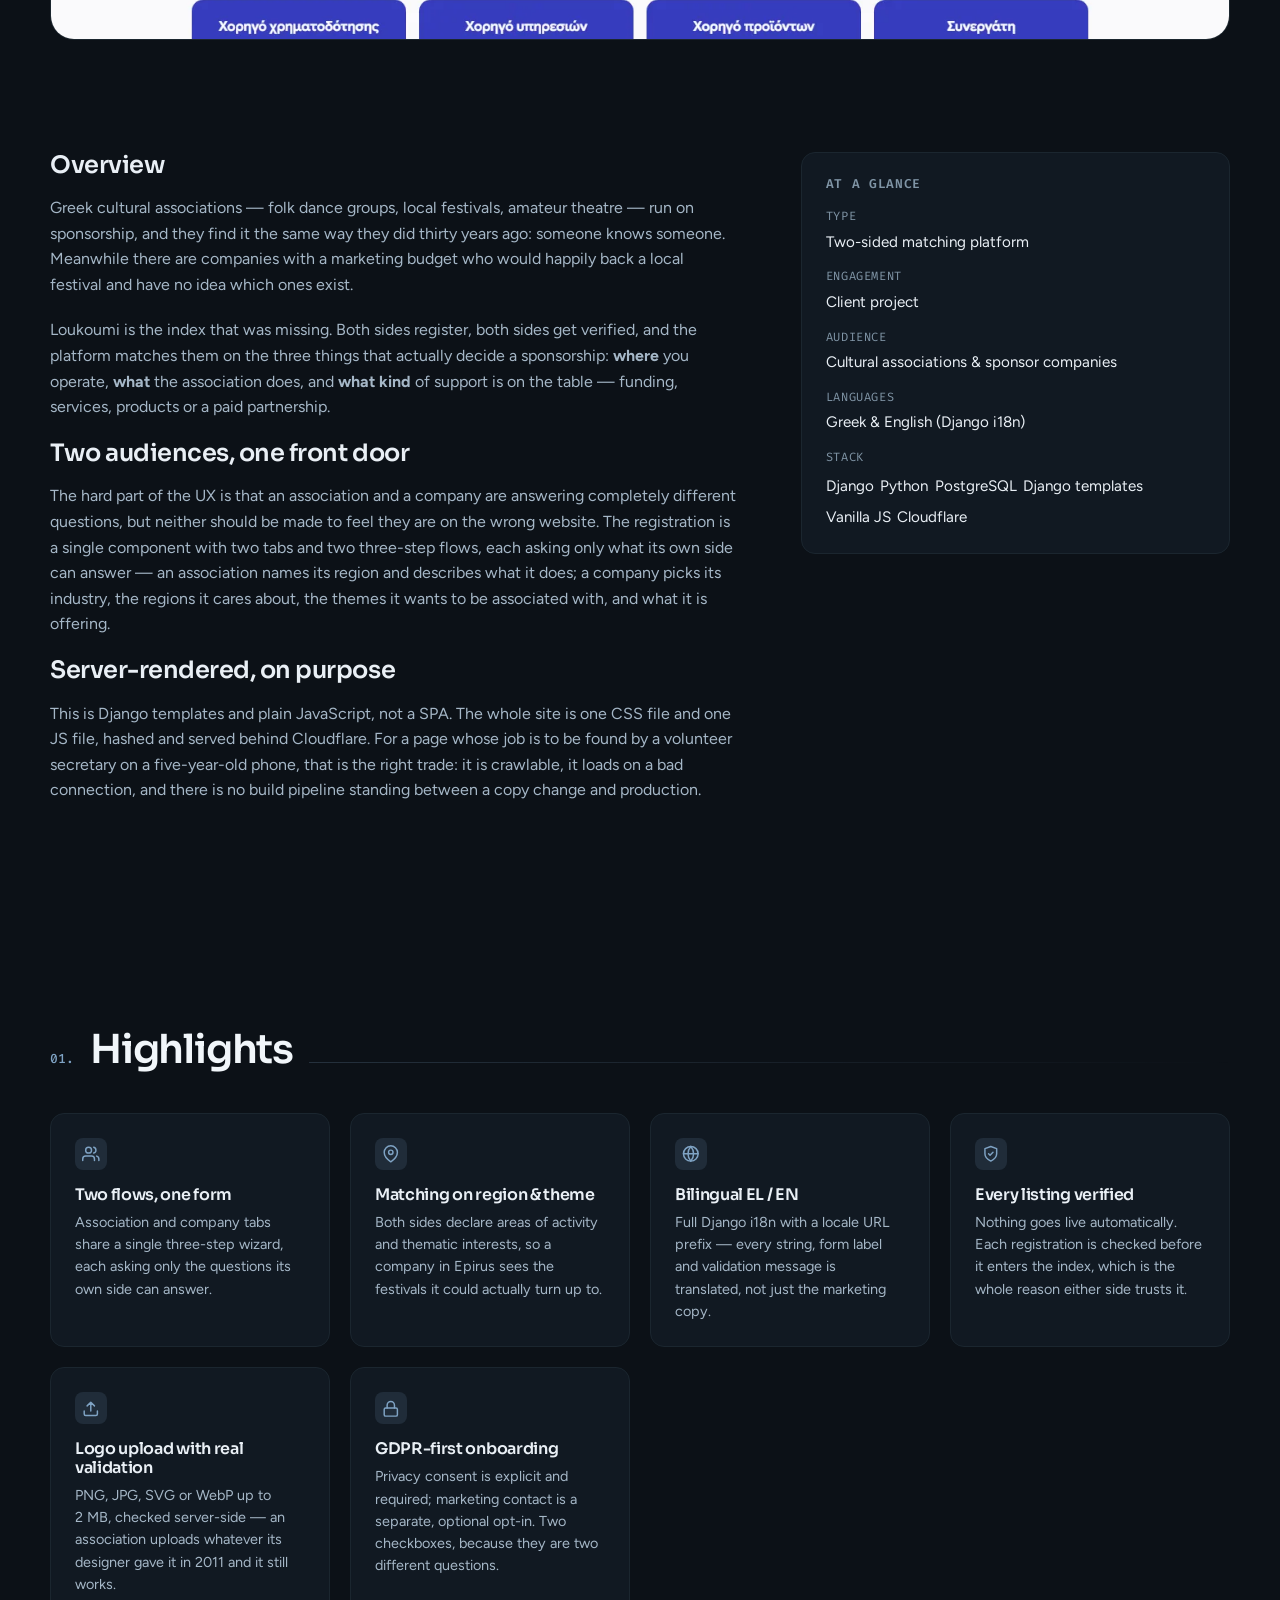
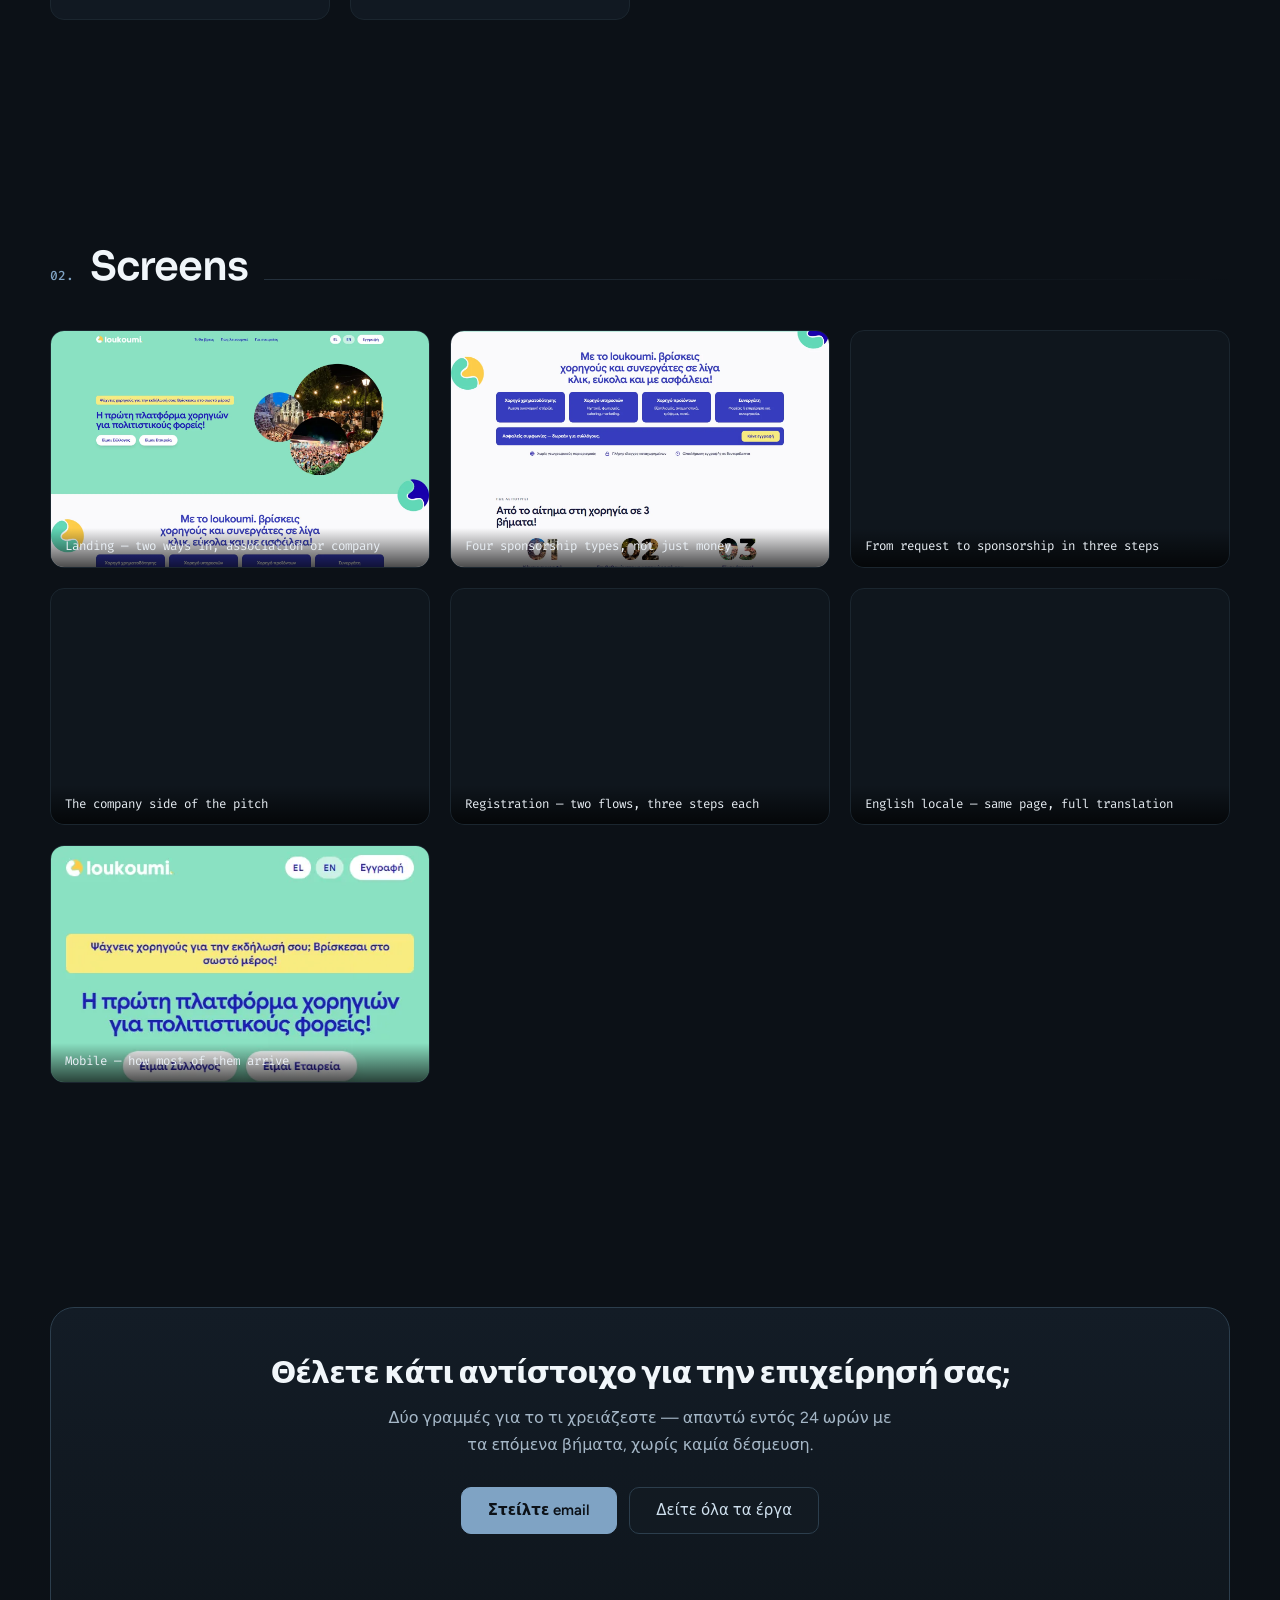
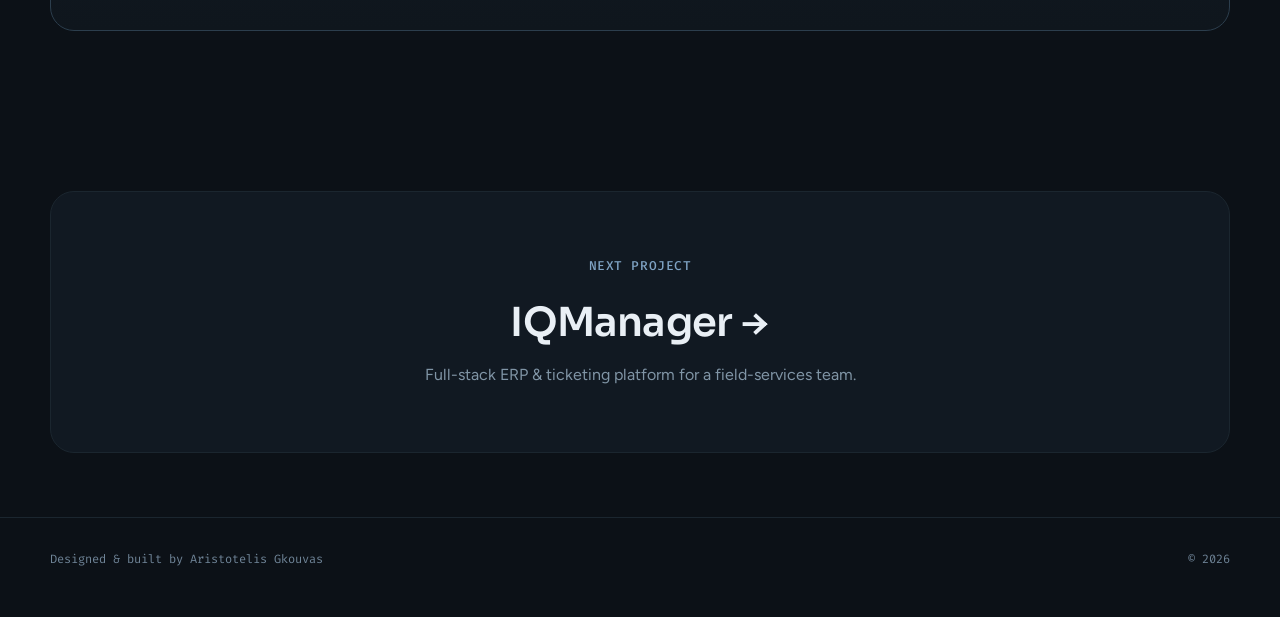
<file: projects/loukoumi/index.html>
<!DOCTYPE html>
<html lang="en" data-theme="dark">
  <head>
    <meta charset="UTF-8" />
    <meta name="viewport" content="width=device-width, initial-scale=1, viewport-fit=cover" />
    <meta name="theme-color" content="#0C1117" />
    <meta
      name="description"
      content="Loukoumi — the first sponsorship platform for Greek cultural organisations: matching associations with funding, service, product and partnership sponsors."
    />
    <title>Loukoumi — Aristotelis Gkouvas</title>
    <link rel="icon" href="data:image/svg+xml,%3Csvg xmlns='http://www.w3.org/2000/svg' viewBox='0 0 32 32'%3E%3Crect width='32' height='32' rx='7' fill='%23131B23' stroke='%232C3E4D'/%3E%3Ctext x='16' y='21' font-family='Fira Code,monospace' font-size='13' font-weight='600' text-anchor='middle' fill='%239DBEDB'%3EAG%3C/text%3E%3C/svg%3E" />

    <link rel="canonical" href="https://aristotelisgkouvas.github.io/projects/loukoumi/" />
    <meta property="og:type" content="article" />
    <meta property="og:url" content="https://aristotelisgkouvas.github.io/projects/loukoumi/" />
    <meta property="og:title" content="Loukoumi — Aristotelis Gkouvas" />
    <meta property="og:description" content="A Django sponsorship platform matching Greek cultural associations with companies — bilingual, GDPR-first, two-audience onboarding." />
    <meta property="og:image" content="https://aristotelisgkouvas.github.io/assets/projects/loukoumi/cover.webp" />
    <meta name="twitter:card" content="summary_large_image" />
    <meta name="twitter:title" content="Loukoumi — Aristotelis Gkouvas" />
    <meta name="twitter:description" content="A Django sponsorship platform matching Greek cultural associations with companies — bilingual, GDPR-first, two-audience onboarding." />
    <meta name="twitter:image" content="https://aristotelisgkouvas.github.io/assets/projects/loukoumi/cover.webp" />

    <link rel="preconnect" href="https://fonts.googleapis.com" />
    <link rel="preconnect" href="https://fonts.gstatic.com" crossorigin />
    <link
      rel="stylesheet"
      href="https://fonts.googleapis.com/css2?family=Sora:wght@500;600;700&amp;family=Figtree:wght@400;500;600&amp;family=Fira+Code:wght@400;500&amp;display=swap"
    />
    <link rel="stylesheet" href="../../style.css" />
  </head>
  <body>
    <a href="#main" class="skip-link">Skip to content</a>

    <header class="site-header">
      <div class="container nav"><a href="../../" class="brand" aria-label="Home">
          <span class="brand-mark">AG</span>
          <span>Aristotelis Gkouvas</span>
        </a>
        <nav aria-label="Primary">
          <ul id="primary-nav" class="nav-links">
            <li><a href="../../#services">Services</a></li>
            <li><a href="../../#work">Work</a></li>
            <li><a href="../../#process">Process</a></li>
            <li><a href="../../#faq">FAQ</a></li>
          </ul>
        </nav>
        <div class="nav-cta"><button class="icon-btn menu-toggle" type="button" aria-label="Open menu" aria-expanded="false" aria-controls="primary-nav">
            <svg viewBox="0 0 24 24" fill="none" stroke="currentColor" stroke-width="2" stroke-linecap="round" aria-hidden="true">
              <line class="top" x1="4" y1="6" x2="20" y2="6"/>
              <line class="mid" x1="4" y1="12" x2="20" y2="12"/>
              <line class="bot" x1="4" y1="18" x2="20" y2="18"/>
            </svg>
          </button>
        </div>
      </div>
    </header>

    <main id="main">
      <section class="project-hero container">
        <a href="../../#work" class="project-back reveal">
          <svg viewBox="0 0 24 24" fill="none" stroke="currentColor" stroke-width="2" stroke-linecap="round" stroke-linejoin="round" aria-hidden="true" style="width:1em;height:1em;"><path d="M19 12H5M12 19l-7-7 7-7"/></svg>
          Back to all work
        </a>
        <div class="project-meta-row reveal">
          <span>Project <strong>05</strong></span>
          <span>Year <strong>2026</strong></span>
          <span>Role <strong>Sole developer, end to end</strong></span>
          <span>Status <strong style="color:var(--accent)">Live</strong></span>
        </div>
        <h1 class="project-title reveal">Loukoumi.</h1>
        <p class="project-tagline reveal">
          A two-sided platform that matches Greek cultural associations with the
          companies willing to sponsor them — money, services, products or a
          straight partnership. Django, server-rendered, bilingual, and built so
          that the association on the other end never needs a manual.
        </p>
        <div class="summary-el reveal" lang="el">
          <p class="fact-label">Με λίγα λόγια</p>
          <dl class="summary-parts">
            <dt>Το πρόβλημα</dt>
            <dd>Ένας πολιτιστικός σύλλογος βρίσκει χορηγό μόνο αν ξέρει κάποιον. Μια εταιρεία που θα στήριζε ευχαρίστως ένα τοπικό πανηγύρι δεν έχει πουθενά να κοιτάξει ποια υπάρχουν.</dd>
            <dt>Τι έφτιαξα</dt>
            <dd>Μια πλατφόρμα με δύο πλευρές: ο σύλλογος και η εταιρεία δηλώνουν ποιοι είναι, πού δραστηριοποιούνται και τι τους ενδιαφέρει, και η πλατφόρμα τους ταιριάζει σε περιοχή, θεματική και είδος χορηγίας — χρηματοδότηση, υπηρεσίες, προϊόντα ή συνεργασία.</dd>
            <dt>Τι άλλαξε</dt>
            <dd>Δωρεάν και χωρίς όριο χρήσης για τους συλλόγους, με έλεγχο σε κάθε καταχώρηση πριν δημοσιευτεί. Ελληνικά και αγγλικά. Σε λειτουργία σήμερα.</dd>
          </dl>
        </div>
        <p class="reveal" style="margin-top:1rem;">
          <a class="btn-link" href="https://myloukoumi.com/" target="_blank" rel="noopener">
            Visit live site
            <svg viewBox="0 0 24 24" fill="none" stroke="currentColor" stroke-width="2" stroke-linecap="round" stroke-linejoin="round" aria-hidden="true" style="width:1em;height:1em;"><path d="M7 17l10-10M7 7h10v10"/></svg>
          </a>
        </p>
      </section>

      <section class="container reveal">
        <div class="project-cover">
          <img src="../../assets/projects/loukoumi/cover.webp" width="1440" height="900" alt="Loukoumi landing page — the first sponsorship platform for cultural organisations" loading="lazy" decoding="async" />
        </div>
      </section>

      <section class="section container">
        <div class="project-overview">
          <div class="reveal">
            <h2>Overview</h2>
            <p>
              Greek cultural associations — folk dance groups, local festivals,
              amateur theatre — run on sponsorship, and they find it the same way
              they did thirty years ago: someone knows someone. Meanwhile there
              are companies with a marketing budget who would happily back a
              local festival and have no idea which ones exist.
            </p>
            <p>
              Loukoumi is the index that was missing. Both sides register, both
              sides get verified, and the platform matches them on the three
              things that actually decide a sponsorship: <strong>where</strong>
              you operate, <strong>what</strong> the association does, and
              <strong>what kind</strong> of support is on the table — funding,
              services, products or a paid partnership.
            </p>
            <h2>Two audiences, one front door</h2>
            <p>
              The hard part of the UX is that an association and a company are
              answering completely different questions, but neither should be
              made to feel they are on the wrong website. The registration is a
              single component with two tabs and two three-step flows, each
              asking only what its own side can answer — an association names its
              region and describes what it does; a company picks its industry,
              the regions it cares about, the themes it wants to be associated
              with, and what it is offering.
            </p>
            <h2>Server-rendered, on purpose</h2>
            <p>
              This is Django templates and plain JavaScript, not a SPA. The whole
              site is one CSS file and one JS file, hashed and served behind
              Cloudflare. For a page whose job is to be found by a volunteer
              secretary on a five-year-old phone, that is the right trade: it is
              crawlable, it loads on a bad connection, and there is no build
              pipeline standing between a copy change and production.
            </p>
          </div>
          <aside class="facts reveal">
            <h3>At a glance</h3>
            <dl>
              <div>
                <dt>Type</dt>
                <dd>Two-sided matching platform</dd>
              </div>
              <div>
                <dt>Engagement</dt>
                <dd>Client project</dd>
              </div>
              <div>
                <dt>Audience</dt>
                <dd>Cultural associations &amp; sponsor companies</dd>
              </div>
              <div>
                <dt>Languages</dt>
                <dd>Greek &amp; English (Django i18n)</dd>
              </div>
              <div>
                <dt>Stack</dt>
                <dd>
                  <ul class="facts-stack">
                    <li class="tag accent">Django</li>
                    <li class="tag">Python</li>
                    <li class="tag">PostgreSQL</li>
                    <li class="tag">Django templates</li>
                    <li class="tag">Vanilla JS</li>
                    <li class="tag accent">Cloudflare</li>
                  </ul>
                </dd>
              </div>
            </dl>
          </aside>
        </div>
      </section>

      <section class="section container">
        <div class="section-head reveal">
          <span class="section-num">01.</span>
          <h2 class="h-section">Highlights</h2>
          <span class="section-divider" aria-hidden="true"></span>
        </div>
        <div class="feature-grid">
          <article class="feature reveal">
            <div class="feature-icon"><svg viewBox="0 0 24 24" fill="none" stroke="currentColor" stroke-width="2" stroke-linecap="round" stroke-linejoin="round" aria-hidden="true"><path d="M17 21v-2a4 4 0 0 0-4-4H5a4 4 0 0 0-4 4v2"/><circle cx="9" cy="7" r="4"/><path d="M23 21v-2a4 4 0 0 0-3-3.87M16 3.13a4 4 0 0 1 0 7.75"/></svg></div>
            <h3>Two flows, one form</h3>
            <p>Association and company tabs share a single three-step wizard, each asking only the questions its own side can answer.</p>
          </article>
          <article class="feature reveal">
            <div class="feature-icon"><svg viewBox="0 0 24 24" fill="none" stroke="currentColor" stroke-width="2" stroke-linecap="round" stroke-linejoin="round" aria-hidden="true"><path d="M21 10c0 7-9 13-9 13s-9-6-9-13a9 9 0 0 1 18 0z"/><circle cx="12" cy="10" r="3"/></svg></div>
            <h3>Matching on region &amp; theme</h3>
            <p>Both sides declare areas of activity and thematic interests, so a company in Epirus sees the festivals it could actually turn up to.</p>
          </article>
          <article class="feature reveal">
            <div class="feature-icon"><svg viewBox="0 0 24 24" fill="none" stroke="currentColor" stroke-width="2" stroke-linecap="round" stroke-linejoin="round" aria-hidden="true"><circle cx="12" cy="12" r="10"/><path d="M2 12h20M12 2a15 15 0 0 1 0 20M12 2a15 15 0 0 0 0 20"/></svg></div>
            <h3>Bilingual EL / EN</h3>
            <p>Full Django i18n with a locale URL prefix — every string, form label and validation message is translated, not just the marketing copy.</p>
          </article>
          <article class="feature reveal">
            <div class="feature-icon"><svg viewBox="0 0 24 24" fill="none" stroke="currentColor" stroke-width="2" stroke-linecap="round" stroke-linejoin="round" aria-hidden="true"><path d="M12 22s8-4 8-10V5l-8-3-8 3v7c0 6 8 10 8 10z"/><path d="m9 12 2 2 4-4"/></svg></div>
            <h3>Every listing verified</h3>
            <p>Nothing goes live automatically. Each registration is checked before it enters the index, which is the whole reason either side trusts it.</p>
          </article>
          <article class="feature reveal">
            <div class="feature-icon"><svg viewBox="0 0 24 24" fill="none" stroke="currentColor" stroke-width="2" stroke-linecap="round" stroke-linejoin="round" aria-hidden="true"><path d="M21 15v4a2 2 0 0 1-2 2H5a2 2 0 0 1-2-2v-4"/><path d="M17 8l-5-5-5 5M12 3v12"/></svg></div>
            <h3>Logo upload with real validation</h3>
            <p>PNG, JPG, SVG or WebP up to 2&nbsp;MB, checked server-side — an association uploads whatever its designer gave it in 2011 and it still works.</p>
          </article>
          <article class="feature reveal">
            <div class="feature-icon"><svg viewBox="0 0 24 24" fill="none" stroke="currentColor" stroke-width="2" stroke-linecap="round" stroke-linejoin="round" aria-hidden="true"><rect x="3" y="11" width="18" height="11" rx="2"/><path d="M7 11V7a5 5 0 0 1 10 0v4"/></svg></div>
            <h3>GDPR-first onboarding</h3>
            <p>Privacy consent is explicit and required; marketing contact is a separate, optional opt-in. Two checkboxes, because they are two different questions.</p>
          </article>
        </div>
      </section>

      <section class="section container">
        <div class="section-head reveal">
          <span class="section-num">02.</span>
          <h2 class="h-section">Screens</h2>
          <span class="section-divider" aria-hidden="true"></span>
        </div>
        <div class="gallery-grid">
          <a class="gallery-item reveal" href="../../assets/projects/loukoumi/01-hero.webp" data-caption="Landing — the pitch, and the two ways in: association or company">
            <img src="../../assets/projects/loukoumi/01-hero.webp" width="1440" height="900" alt="Landing hero with association and company entry points" loading="lazy" decoding="async" />
            <span class="gallery-caption">Landing — two ways in, association or company</span>
          </a>
          <a class="gallery-item reveal" href="../../assets/projects/loukoumi/02-sponsor-types.webp" data-caption="The four kinds of sponsor an association can look for: funding, services, products, partnership">
            <img src="../../assets/projects/loukoumi/02-sponsor-types.webp" width="1440" height="900" alt="Four sponsorship types — funding, services, products, partnership" loading="lazy" decoding="async" />
            <span class="gallery-caption">Four sponsorship types, not just money</span>
          </a>
          <a class="gallery-item reveal" href="../../assets/projects/loukoumi/03-how-it-works.webp" data-caption="How it works — register, get verified, start matching">
            <img src="../../assets/projects/loukoumi/03-how-it-works.webp" width="1440" height="900" alt="Three-step explanation of how the platform works" loading="lazy" decoding="async" />
            <span class="gallery-caption">From request to sponsorship in three steps</span>
          </a>
          <a class="gallery-item reveal" href="../../assets/projects/loukoumi/04-for-companies.webp" data-caption="The company side — why a business would want to be attached to a local tradition">
            <img src="../../assets/projects/loukoumi/04-for-companies.webp" width="1440" height="900" alt="Section aimed at sponsoring companies" loading="lazy" decoding="async" />
            <span class="gallery-caption">The company side of the pitch</span>
          </a>
          <a class="gallery-item reveal" href="../../assets/projects/loukoumi/05-registration.webp" data-caption="Registration — tabbed association / company flows, three steps, logo upload and inline validation">
            <img src="../../assets/projects/loukoumi/05-registration.webp" width="1440" height="900" alt="Registration wizard with association and company tabs" loading="lazy" decoding="async" />
            <span class="gallery-caption">Registration — two flows, three steps each</span>
          </a>
          <a class="gallery-item reveal" href="../../assets/projects/loukoumi/06-english.webp" data-caption="The same landing page under the /en/ locale prefix">
            <img src="../../assets/projects/loukoumi/06-english.webp" width="1440" height="900" alt="English version of the landing page" loading="lazy" decoding="async" />
            <span class="gallery-caption">English locale — same page, full translation</span>
          </a>
          <a class="gallery-item reveal" href="../../assets/projects/loukoumi/07-mobile.webp" data-caption="Mobile — where most associations will actually open it">
            <img src="../../assets/projects/loukoumi/07-mobile.webp" width="500" height="1080" alt="Mobile view of the landing page" loading="lazy" decoding="async" />
            <span class="gallery-caption">Mobile — how most of them arrive</span>
          </a>
        </div>
      </section>

      <section class="section container">
        <div class="case-cta reveal">
          <h2>Θέλετε κάτι αντίστοιχο για την επιχείρησή σας;</h2>
          <p>Δύο γραμμές για το τι χρειάζεστε — απαντώ εντός 24 ωρών με τα επόμενα βήματα, χωρίς καμία δέσμευση.</p>
          <div class="hero-actions">
            <a href="mailto:aristotelisgouvas@gmail.com" class="btn btn-primary">Στείλτε email</a>
            <a href="../../#work" class="btn btn-ghost">Δείτε όλα τα έργα</a>
          </div>
        </div>
      </section>

      <a href="../iqmanager/" class="container next-project reveal" style="text-decoration:none;display:flex;">
        <p class="eyebrow">Next project</p>
        <h2>IQManager →</h2>
        <p class="muted">Full-stack ERP &amp; ticketing platform for a field-services team.</p>
      </a>
    </main>

    <footer class="site-footer">
      <div class="container footer-row">
        <span>Designed &amp; built by Aristotelis Gkouvas</span>
        <span>© <span id="year">2026</span></span>
      </div>
    </footer>

    <script src="../../script.js"></script>
    <script>document.getElementById("year").textContent = new Date().getFullYear();</script>
  </body>
</html>
</file>
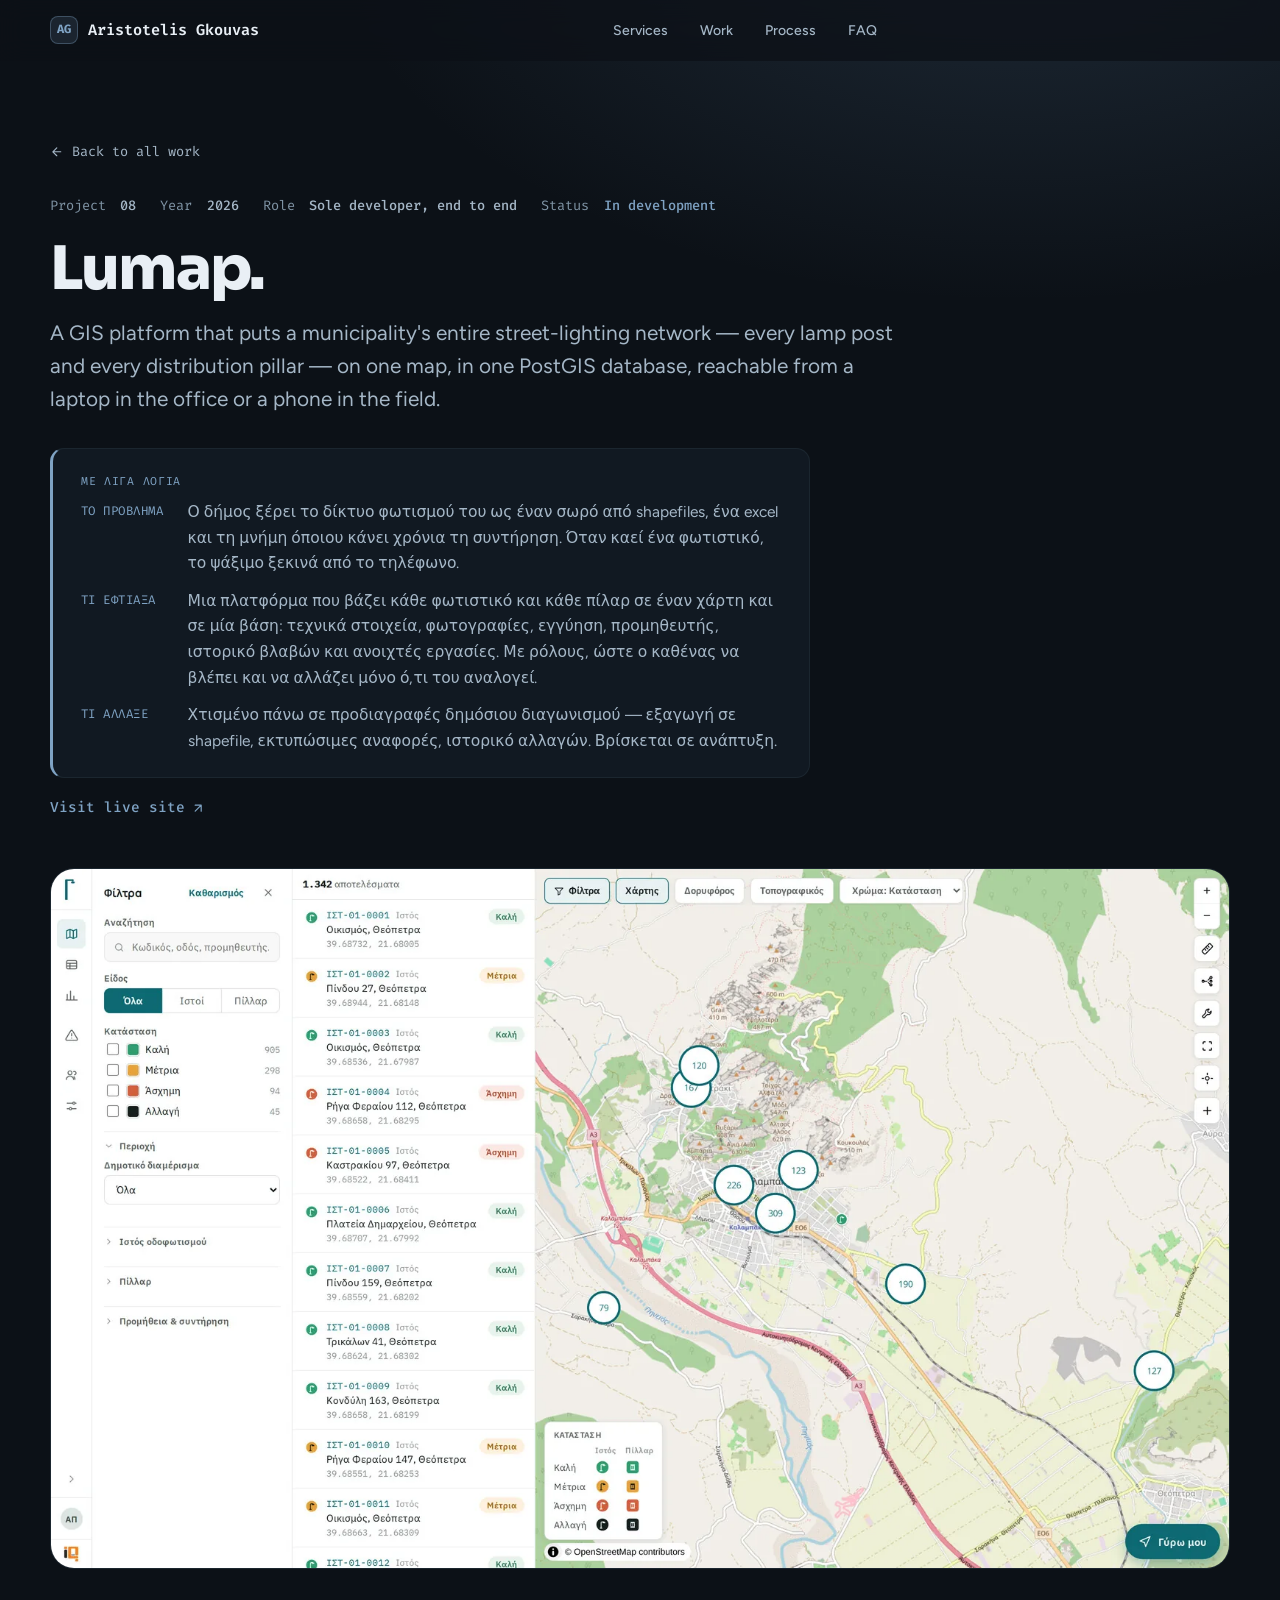
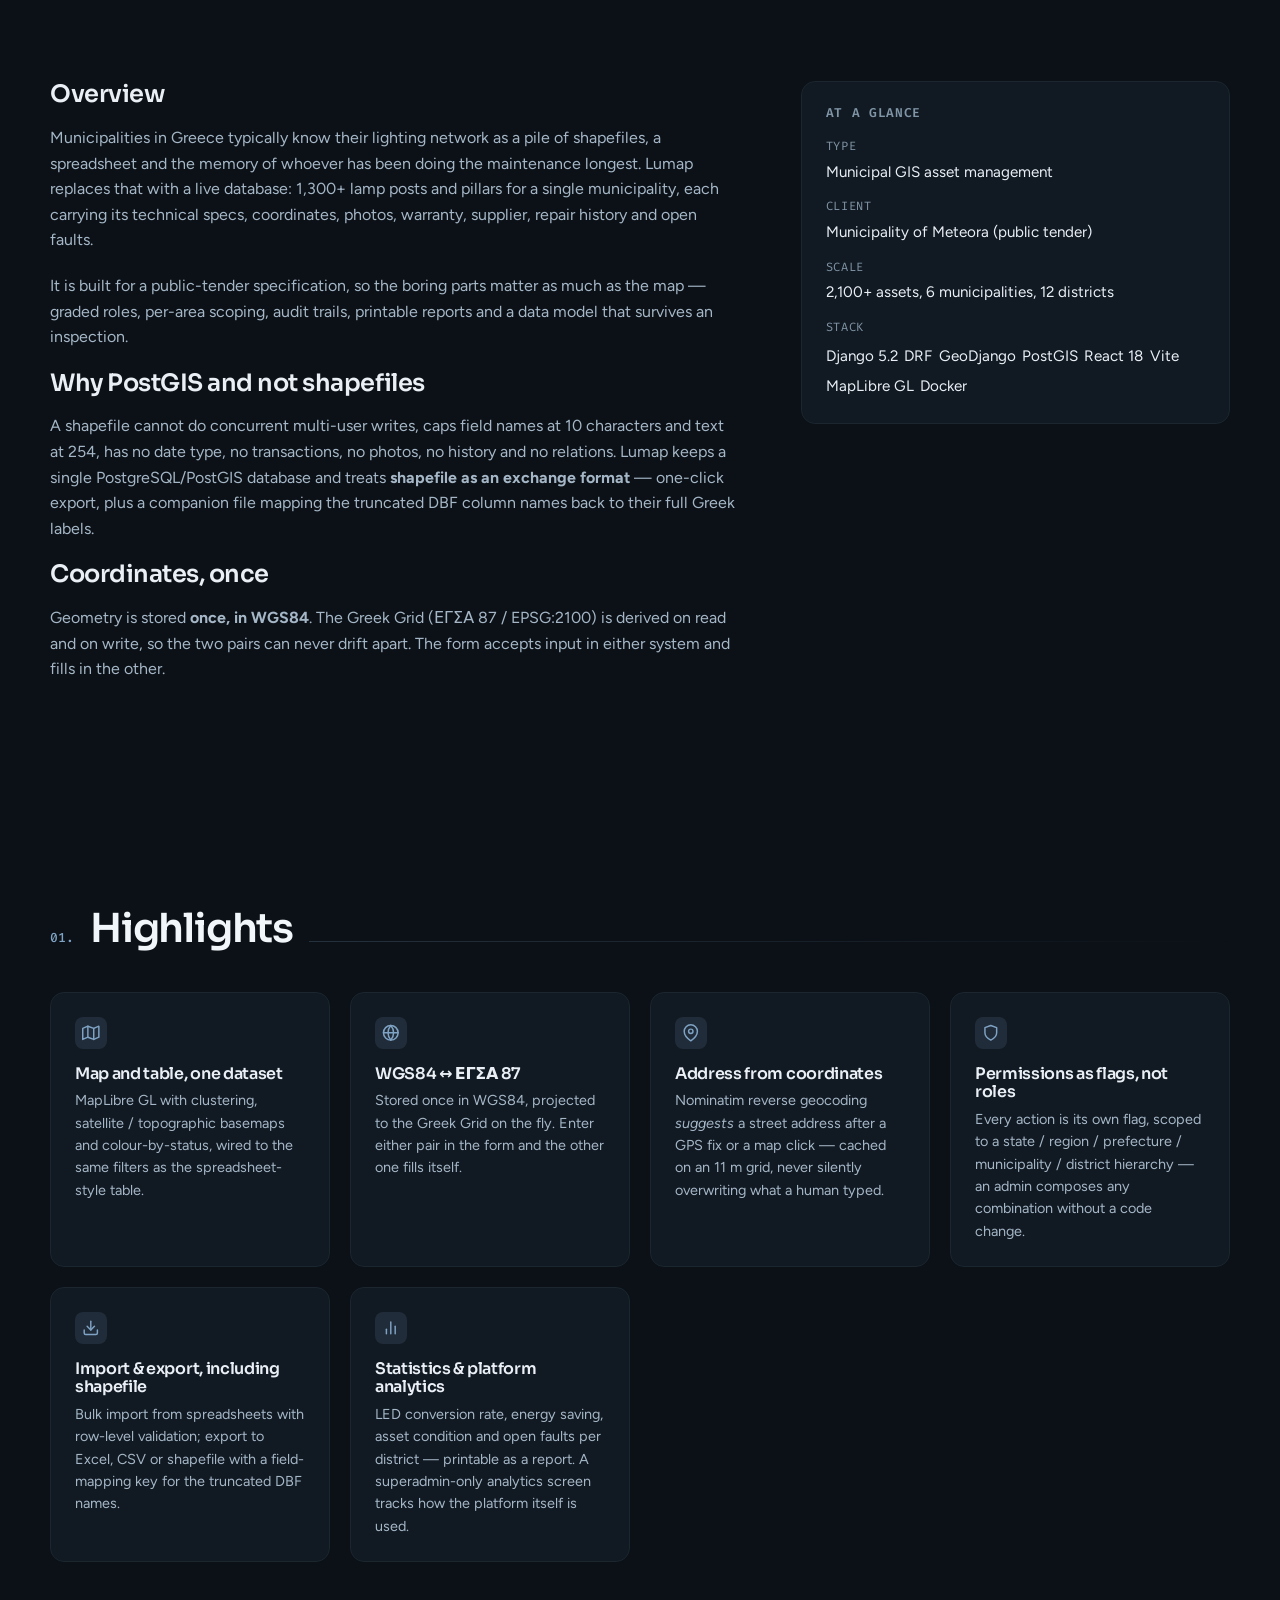
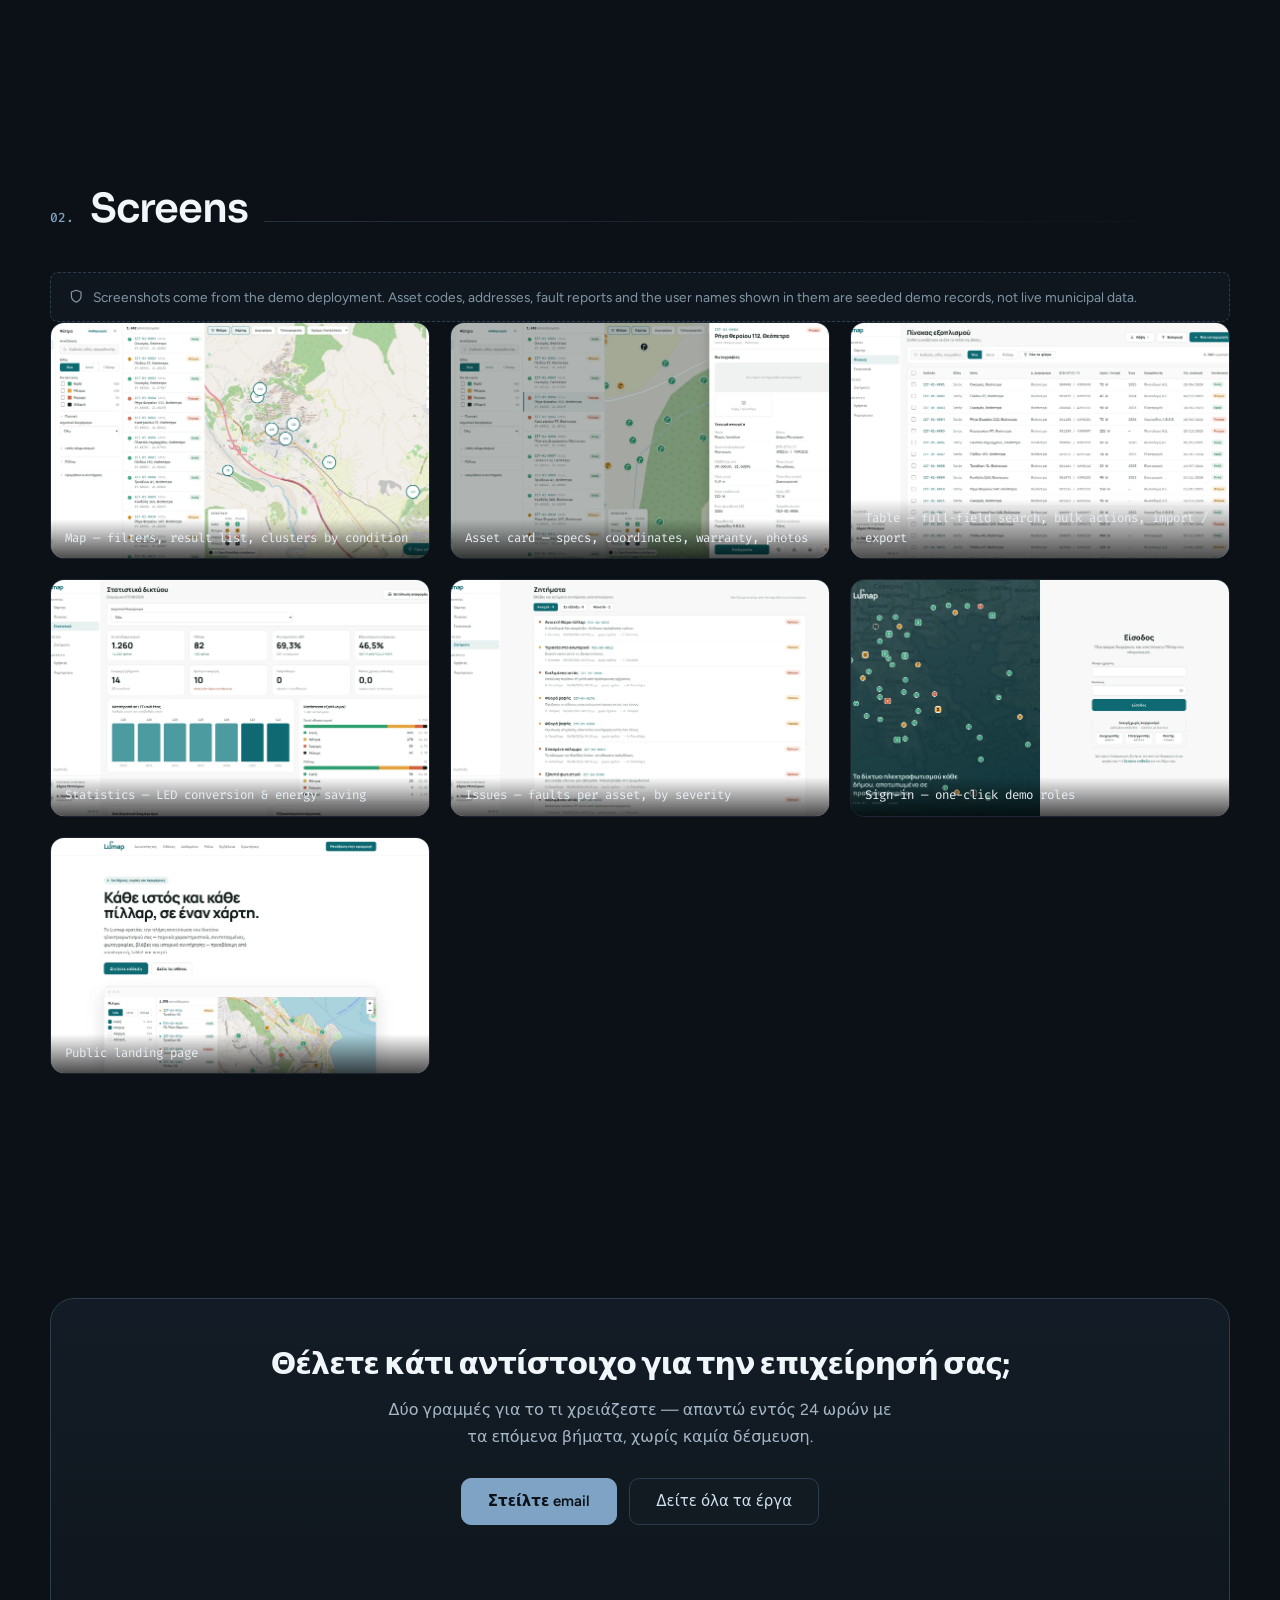
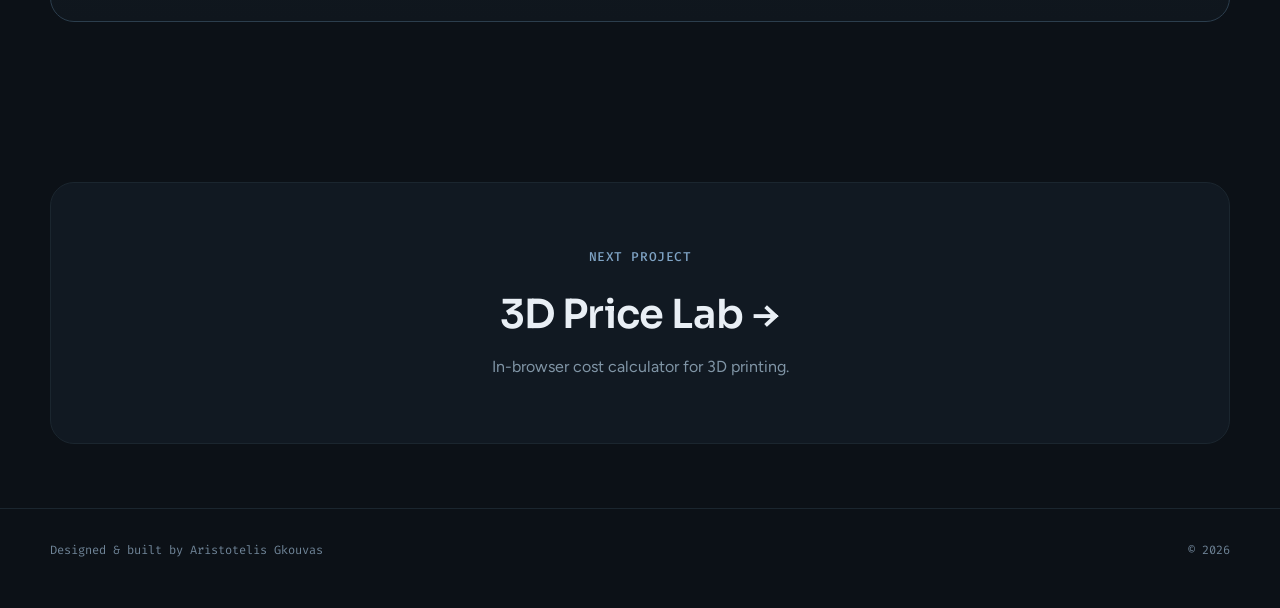
<file: projects/lumap/index.html>
<!DOCTYPE html>
<html lang="en" data-theme="dark">
  <head>
    <meta charset="UTF-8" />
    <meta name="viewport" content="width=device-width, initial-scale=1, viewport-fit=cover" />
    <meta name="theme-color" content="#0C1117" />
    <meta
      name="description"
      content="Lumap — GIS asset-management platform for municipal street lighting: pillars, lamp posts, issues and statistics on a single PostGIS database."
    />
    <title>Lumap — Aristotelis Gkouvas</title>
    <link rel="icon" href="data:image/svg+xml,%3Csvg xmlns='http://www.w3.org/2000/svg' viewBox='0 0 32 32'%3E%3Crect width='32' height='32' rx='7' fill='%23131B23' stroke='%232C3E4D'/%3E%3Ctext x='16' y='21' font-family='Fira Code,monospace' font-size='13' font-weight='600' text-anchor='middle' fill='%239DBEDB'%3EAG%3C/text%3E%3C/svg%3E" />

    <link rel="canonical" href="https://aristotelisgkouvas.github.io/projects/lumap/" />
    <meta property="og:type" content="article" />
    <meta property="og:url" content="https://aristotelisgkouvas.github.io/projects/lumap/" />
    <meta property="og:title" content="Lumap — Aristotelis Gkouvas" />
    <meta property="og:description" content="Municipal street-lighting asset management on PostGIS — map, table, issues, statistics and platform analytics." />
    <meta property="og:image" content="https://aristotelisgkouvas.github.io/assets/projects/lumap/cover.jpg" />
    <meta name="twitter:card" content="summary_large_image" />
    <meta name="twitter:title" content="Lumap — Aristotelis Gkouvas" />
    <meta name="twitter:description" content="Municipal street-lighting asset management on PostGIS — map, table, issues, statistics and platform analytics." />
    <meta name="twitter:image" content="https://aristotelisgkouvas.github.io/assets/projects/lumap/cover.jpg" />

    <link rel="preconnect" href="https://fonts.googleapis.com" />
    <link rel="preconnect" href="https://fonts.gstatic.com" crossorigin />
    <link
      rel="stylesheet"
      href="https://fonts.googleapis.com/css2?family=Sora:wght@500;600;700&amp;family=Figtree:wght@400;500;600&amp;family=Fira+Code:wght@400;500&amp;display=swap"
    />
    <link rel="stylesheet" href="../../style.css" />
  </head>
  <body>
    <a href="#main" class="skip-link">Skip to content</a>

    <header class="site-header">
      <div class="container nav">
        <a href="../../" class="brand" aria-label="Home">
          <span class="brand-mark">AG</span>
          <span>Aristotelis Gkouvas</span>
        </a>
        <nav aria-label="Primary">
          <ul id="primary-nav" class="nav-links">
            <li><a href="../../#services">Services</a></li>
            <li><a href="../../#work">Work</a></li>
            <li><a href="../../#process">Process</a></li>
            <li><a href="../../#faq">FAQ</a></li>
          </ul>
        </nav>
        <div class="nav-cta">
          <button class="icon-btn menu-toggle" type="button" aria-label="Open menu" aria-expanded="false" aria-controls="primary-nav">
            <svg viewBox="0 0 24 24" fill="none" stroke="currentColor" stroke-width="2" stroke-linecap="round" aria-hidden="true">
              <line class="top" x1="4" y1="6" x2="20" y2="6"/>
              <line class="mid" x1="4" y1="12" x2="20" y2="12"/>
              <line class="bot" x1="4" y1="18" x2="20" y2="18"/>
            </svg>
          </button>
        </div>
      </div>
    </header>

    <main id="main">
      <section class="project-hero container">
        <a href="../../#work" class="project-back reveal">
          <svg viewBox="0 0 24 24" fill="none" stroke="currentColor" stroke-width="2" stroke-linecap="round" stroke-linejoin="round" aria-hidden="true" style="width:1em;height:1em;"><path d="M19 12H5M12 19l-7-7 7-7"/></svg>
          Back to all work
        </a>
        <div class="project-meta-row reveal">
          <span>Project <strong>08</strong></span>
          <span>Year <strong>2026</strong></span>
          <span>Role <strong>Sole developer, end to end</strong></span>
          <span>Status <strong style="color:var(--accent)">In development</strong></span>
        </div>
        <h1 class="project-title reveal">Lumap.</h1>
        <p class="project-tagline reveal">
          A GIS platform that puts a municipality's entire street-lighting
          network — every lamp post and every distribution pillar — on one map,
          in one PostGIS database, reachable from a laptop in the office or a
          phone in the field.
        </p>
        <div class="summary-el reveal" lang="el">
          <p class="fact-label">Με λίγα λόγια</p>
          <dl class="summary-parts">
            <dt>Το πρόβλημα</dt>
            <dd>Ο δήμος ξέρει το δίκτυο φωτισμού του ως έναν σωρό από shapefiles, ένα excel και τη μνήμη όποιου κάνει χρόνια τη συντήρηση. Όταν καεί ένα φωτιστικό, το ψάξιμο ξεκινά από το τηλέφωνο.</dd>
            <dt>Τι έφτιαξα</dt>
            <dd>Μια πλατφόρμα που βάζει κάθε φωτιστικό και κάθε πίλαρ σε έναν χάρτη και σε μία βάση: τεχνικά στοιχεία, φωτογραφίες, εγγύηση, προμηθευτής, ιστορικό βλαβών και ανοιχτές εργασίες. Με ρόλους, ώστε ο καθένας να βλέπει και να αλλάζει μόνο ό,τι του αναλογεί.</dd>
            <dt>Τι άλλαξε</dt>
            <dd>Χτισμένο πάνω σε προδιαγραφές δημόσιου διαγωνισμού — εξαγωγή σε shapefile, εκτυπώσιμες αναφορές, ιστορικό αλλαγών. Βρίσκεται σε ανάπτυξη.</dd>
          </dl>
        </div>
        <p class="reveal" style="margin-top:1rem;">
          <a class="btn-link" href="https://lumap.iqsoft.xyz/" target="_blank" rel="noopener">
            Visit live site
            <svg viewBox="0 0 24 24" fill="none" stroke="currentColor" stroke-width="2" stroke-linecap="round" stroke-linejoin="round" aria-hidden="true" style="width:1em;height:1em;"><path d="M7 17l10-10M7 7h10v10"/></svg>
          </a>
        </p>
      </section>

      <section class="container reveal">
        <div class="project-cover">
          <img src="../../assets/projects/lumap/cover.webp" width="1600" height="950" alt="Lumap map screen — filters, result list and clustered lighting assets over Kalambaka" loading="lazy" decoding="async" />
        </div>
      </section>

      <section class="section container">
        <div class="project-overview">
          <div class="reveal">
            <h2>Overview</h2>
            <p>
              Municipalities in Greece typically know their lighting network as a
              pile of shapefiles, a spreadsheet and the memory of whoever has
              been doing the maintenance longest. Lumap replaces that with a
              live database: 1,300+ lamp posts and pillars for a single
              municipality, each carrying its technical specs, coordinates,
              photos, warranty, supplier, repair history and open faults.
            </p>
            <p>
              It is built for a public-tender specification, so the boring parts
              matter as much as the map — graded roles, per-area scoping, audit
              trails, printable reports and a data model that survives an
              inspection.
            </p>
            <h2>Why PostGIS and not shapefiles</h2>
            <p>
              A shapefile cannot do concurrent multi-user writes, caps field
              names at 10 characters and text at 254, has no date type, no
              transactions, no photos, no history and no relations. Lumap keeps
              a single PostgreSQL/PostGIS database and treats
              <strong>shapefile as an exchange format</strong> — one-click
              export, plus a companion file mapping the truncated DBF column
              names back to their full Greek labels.
            </p>
            <h2>Coordinates, once</h2>
            <p>
              Geometry is stored <strong>once, in WGS84</strong>. The Greek Grid
              (<span lang="el">ΕΓΣΑ 87</span> / EPSG:2100) is derived on read and on write, so the two
              pairs can never drift apart. The form accepts input in either
              system and fills in the other.
            </p>
          </div>
          <aside class="facts reveal">
            <h3>At a glance</h3>
            <dl>
              <div>
                <dt>Type</dt>
                <dd>Municipal GIS asset management</dd>
              </div>
              <div>
                <dt>Client</dt>
                <dd>Municipality of Meteora (public tender)</dd>
              </div>
              <div>
                <dt>Scale</dt>
                <dd>2,100+ assets, 6 municipalities, 12 districts</dd>
              </div>
              <div>
                <dt>Stack</dt>
                <dd>
                  <ul class="facts-stack">
                    <li class="tag accent">Django 5.2</li>
                    <li class="tag">DRF</li>
                    <li class="tag">GeoDjango</li>
                    <li class="tag accent">PostGIS</li>
                    <li class="tag">React 18</li>
                    <li class="tag">Vite</li>
                    <li class="tag">MapLibre GL</li>
                    <li class="tag">Docker</li>
                  </ul>
                </dd>
              </div>
            </dl>
          </aside>
        </div>
      </section>

      <section class="section container">
        <div class="section-head reveal">
          <span class="section-num">01.</span>
          <h2 class="h-section">Highlights</h2>
          <span class="section-divider" aria-hidden="true"></span>
        </div>
        <div class="feature-grid">
          <article class="feature reveal">
            <div class="feature-icon"><svg viewBox="0 0 24 24" fill="none" stroke="currentColor" stroke-width="2" stroke-linecap="round" stroke-linejoin="round" aria-hidden="true"><polygon points="1 6 8 3 16 6 23 3 23 18 16 21 8 18 1 21 1 6"/><line x1="8" y1="3" x2="8" y2="18"/><line x1="16" y1="6" x2="16" y2="21"/></svg></div>
            <h3>Map and table, one dataset</h3>
            <p>MapLibre GL with clustering, satellite / topographic basemaps and colour-by-status, wired to the same filters as the spreadsheet-style table.</p>
          </article>
          <article class="feature reveal">
            <div class="feature-icon"><svg viewBox="0 0 24 24" fill="none" stroke="currentColor" stroke-width="2" stroke-linecap="round" stroke-linejoin="round" aria-hidden="true"><circle cx="12" cy="12" r="10"/><path d="M2 12h20M12 2a15 15 0 0 1 0 20M12 2a15 15 0 0 0 0 20"/></svg></div>
            <h3>WGS84 ↔ <span lang="el">ΕΓΣΑ 87</span></h3>
            <p>Stored once in WGS84, projected to the Greek Grid on the fly. Enter either pair in the form and the other one fills itself.</p>
          </article>
          <article class="feature reveal">
            <div class="feature-icon"><svg viewBox="0 0 24 24" fill="none" stroke="currentColor" stroke-width="2" stroke-linecap="round" stroke-linejoin="round" aria-hidden="true"><path d="M21 10c0 7-9 13-9 13s-9-6-9-13a9 9 0 0 1 18 0z"/><circle cx="12" cy="10" r="3"/></svg></div>
            <h3>Address from coordinates</h3>
            <p>Nominatim reverse geocoding <em>suggests</em> a street address after a GPS fix or a map click — cached on an 11 m grid, never silently overwriting what a human typed.</p>
          </article>
          <article class="feature reveal">
            <div class="feature-icon"><svg viewBox="0 0 24 24" fill="none" stroke="currentColor" stroke-width="2" stroke-linecap="round" stroke-linejoin="round" aria-hidden="true"><path d="M12 22s8-4 8-10V5l-8-3-8 3v7c0 6 8 10 8 10z"/></svg></div>
            <h3>Permissions as flags, not roles</h3>
            <p>Every action is its own flag, scoped to a state / region / prefecture / municipality / district hierarchy — an admin composes any combination without a code change.</p>
          </article>
          <article class="feature reveal">
            <div class="feature-icon"><svg viewBox="0 0 24 24" fill="none" stroke="currentColor" stroke-width="2" stroke-linecap="round" stroke-linejoin="round" aria-hidden="true"><path d="M21 15v4a2 2 0 0 1-2 2H5a2 2 0 0 1-2-2v-4"/><polyline points="7 10 12 15 17 10"/><line x1="12" y1="15" x2="12" y2="3"/></svg></div>
            <h3>Import &amp; export, including shapefile</h3>
            <p>Bulk import from spreadsheets with row-level validation; export to Excel, CSV or shapefile with a field-mapping key for the truncated DBF names.</p>
          </article>
          <article class="feature reveal">
            <div class="feature-icon"><svg viewBox="0 0 24 24" fill="none" stroke="currentColor" stroke-width="2" stroke-linecap="round" stroke-linejoin="round" aria-hidden="true"><line x1="18" y1="20" x2="18" y2="10"/><line x1="12" y1="20" x2="12" y2="4"/><line x1="6" y1="20" x2="6" y2="14"/></svg></div>
            <h3>Statistics &amp; platform analytics</h3>
            <p>LED conversion rate, energy saving, asset condition and open faults per district — printable as a report. A superadmin-only analytics screen tracks how the platform itself is used.</p>
          </article>
        </div>
      </section>

      <section class="section container">
        <div class="section-head reveal">
          <span class="section-num">02.</span>
          <h2 class="h-section">Screens</h2>
          <span class="section-divider" aria-hidden="true"></span>
        </div>
        <p class="data-note">
          <svg viewBox="0 0 24 24" fill="none" stroke="currentColor" stroke-width="2" stroke-linecap="round" stroke-linejoin="round" aria-hidden="true"><path d="M12 22s8-4 8-10V5l-8-3-8 3v7c0 6 8 10 8 10z"/></svg>
          <span>Screenshots come from the demo deployment. Asset codes, addresses, fault reports and the user names shown in them are seeded demo records, not live municipal data.</span>
        </p>
        <div class="gallery-grid">
          <a class="gallery-item reveal" href="../../assets/projects/lumap/03-map.webp" data-caption="Map — filters, live result list and clustered assets coloured by condition">
            <img src="../../assets/projects/lumap/03-map.webp" width="1600" height="950" alt="Map with filters, result list and clustered assets" loading="lazy" />
            <span class="gallery-caption">Map — filters, result list, clusters by condition</span>
          </a>
          <a class="gallery-item reveal" href="../../assets/projects/lumap/04-detail.webp" data-caption="Asset card — photos, technical specs, both coordinate systems, supplier and warranty">
            <img src="../../assets/projects/lumap/04-detail.webp" width="1600" height="950" alt="Asset detail drawer over the map" loading="lazy" />
            <span class="gallery-caption">Asset card — specs, coordinates, warranty, photos</span>
          </a>
          <a class="gallery-item reveal" href="../../assets/projects/lumap/05-table.webp" data-caption="Equipment table — 1,300+ rows, full-field search, bulk actions, import and export">
            <img src="../../assets/projects/lumap/05-table.webp" width="1600" height="950" alt="Equipment table with search and bulk actions" loading="lazy" />
            <span class="gallery-caption">Table — full-field search, bulk actions, import / export</span>
          </a>
          <a class="gallery-item reveal" href="../../assets/projects/lumap/06-stats.webp" data-caption="Network statistics — LED conversion, energy saving, condition breakdown, open issues">
            <img src="../../assets/projects/lumap/06-stats.webp" width="1600" height="950" alt="Network statistics dashboard" loading="lazy" />
            <span class="gallery-caption">Statistics — LED conversion &amp; energy saving</span>
          </a>
          <a class="gallery-item reveal" href="../../assets/projects/lumap/07-issues.webp" data-caption="Issues — faults and maintenance requests per asset, by severity and status">
            <img src="../../assets/projects/lumap/07-issues.webp" width="1600" height="950" alt="Issues list by severity and status" loading="lazy" />
            <span class="gallery-caption">Issues — faults per asset, by severity</span>
          </a>
          <a class="gallery-item reveal" href="../../assets/projects/lumap/02-login.webp" data-caption="Sign-in — one-click demo accounts for the three graded roles the tender requires">
            <img src="../../assets/projects/lumap/02-login.webp" width="1600" height="950" alt="Sign-in screen with demo role buttons" loading="lazy" />
            <span class="gallery-caption">Sign-in — one-click demo roles</span>
          </a>
          <a class="gallery-item reveal" href="../../assets/projects/lumap/01-landing.webp" data-caption="Public landing page — what the platform does, for municipalities evaluating it">
            <img src="../../assets/projects/lumap/01-landing.webp" width="1600" height="950" alt="Public landing page for Lumap" loading="lazy" />
            <span class="gallery-caption">Public landing page</span>
          </a>
        </div>
      </section>

      <section class="section container">
        <div class="case-cta reveal">
          <h2>Θέλετε κάτι αντίστοιχο για την επιχείρησή σας;</h2>
          <p>Δύο γραμμές για το τι χρειάζεστε — απαντώ εντός 24 ωρών με τα επόμενα βήματα, χωρίς καμία δέσμευση.</p>
          <div class="hero-actions">
            <a href="mailto:aristotelisgouvas@gmail.com" class="btn btn-primary">Στείλτε email</a>
            <a href="../../#work" class="btn btn-ghost">Δείτε όλα τα έργα</a>
          </div>
        </div>
      </section>

      <a href="../3d-price-lab/" class="container next-project reveal" style="text-decoration:none;display:flex;">
        <p class="eyebrow">Next project</p>
        <h2>3D Price Lab →</h2>
        <p class="muted">In-browser cost calculator for 3D printing.</p>
      </a>
    </main>

    <footer class="site-footer">
      <div class="container footer-row">
        <span>Designed &amp; built by Aristotelis Gkouvas</span>
        <span>© <span id="year">2026</span></span>
      </div>
    </footer>

    <script src="../../script.js"></script>
    <script>document.getElementById("year").textContent = new Date().getFullYear();</script>
  </body>
</html>
</file>
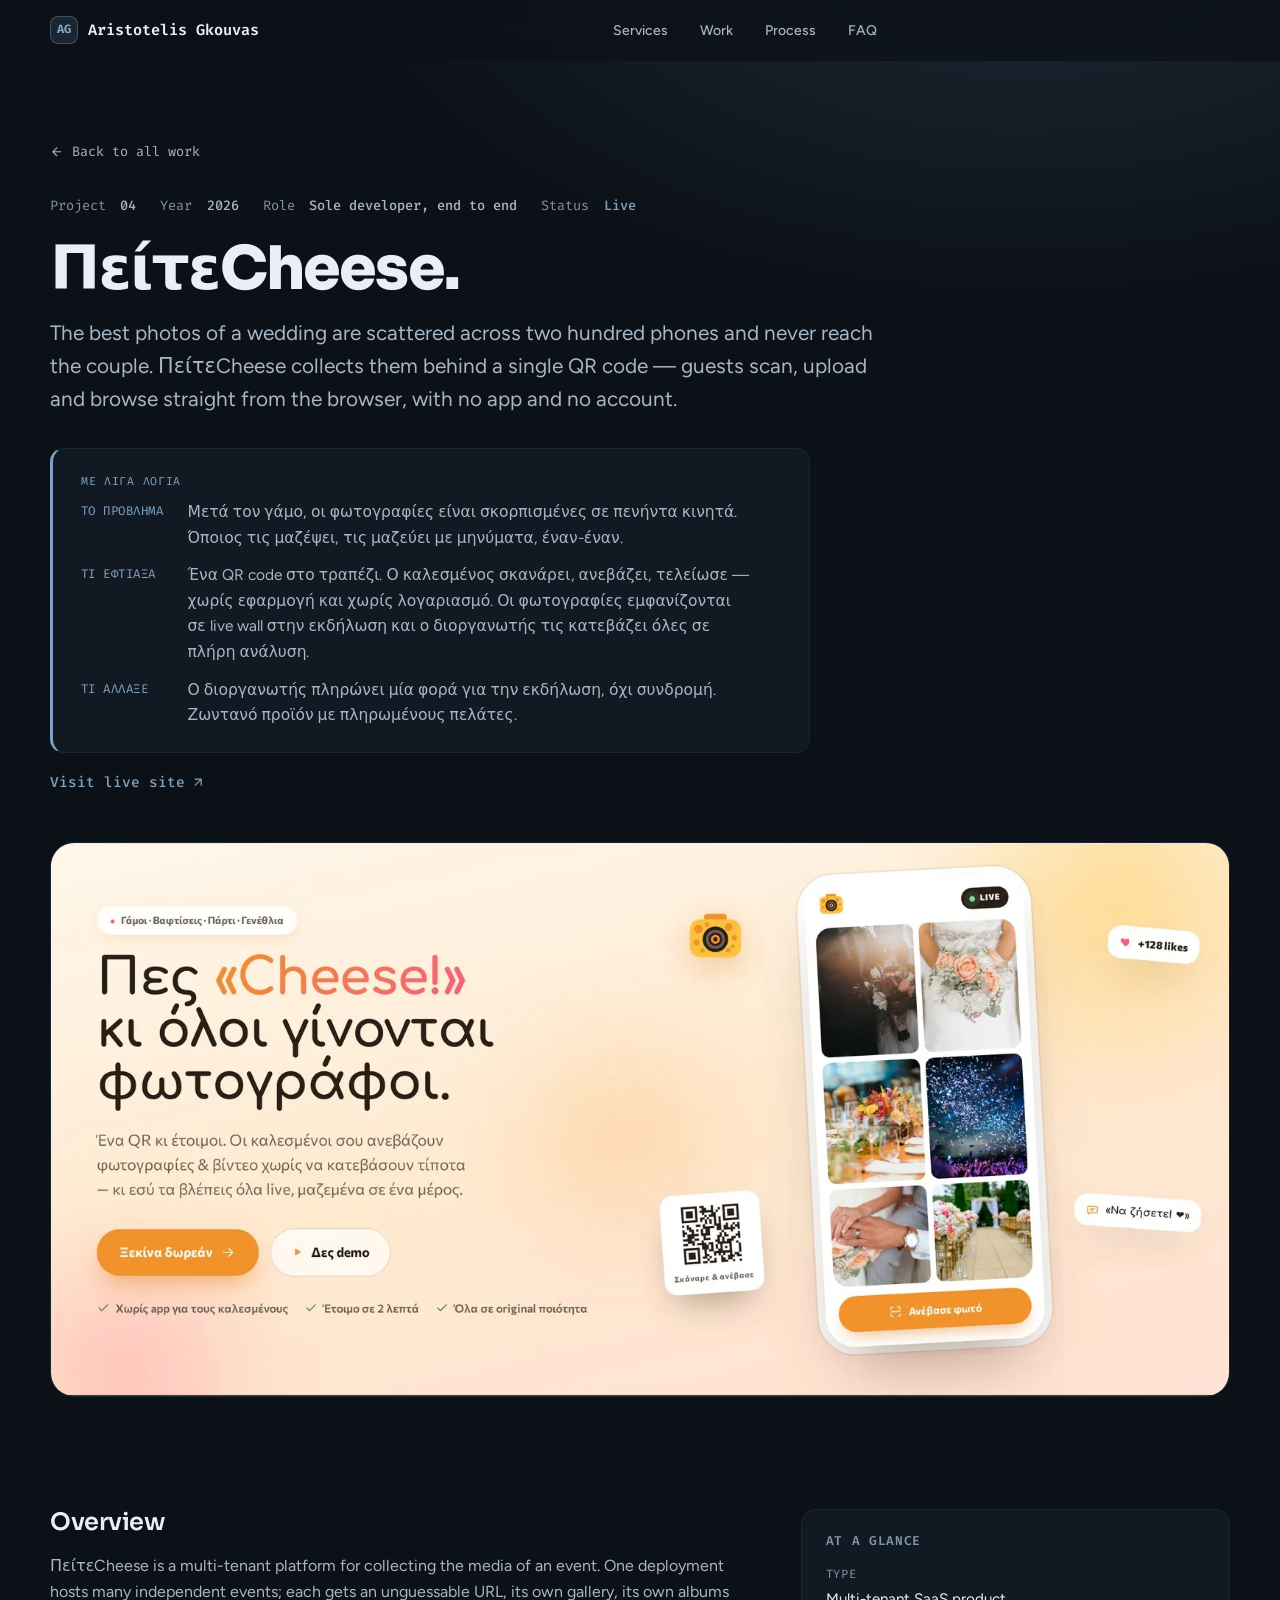
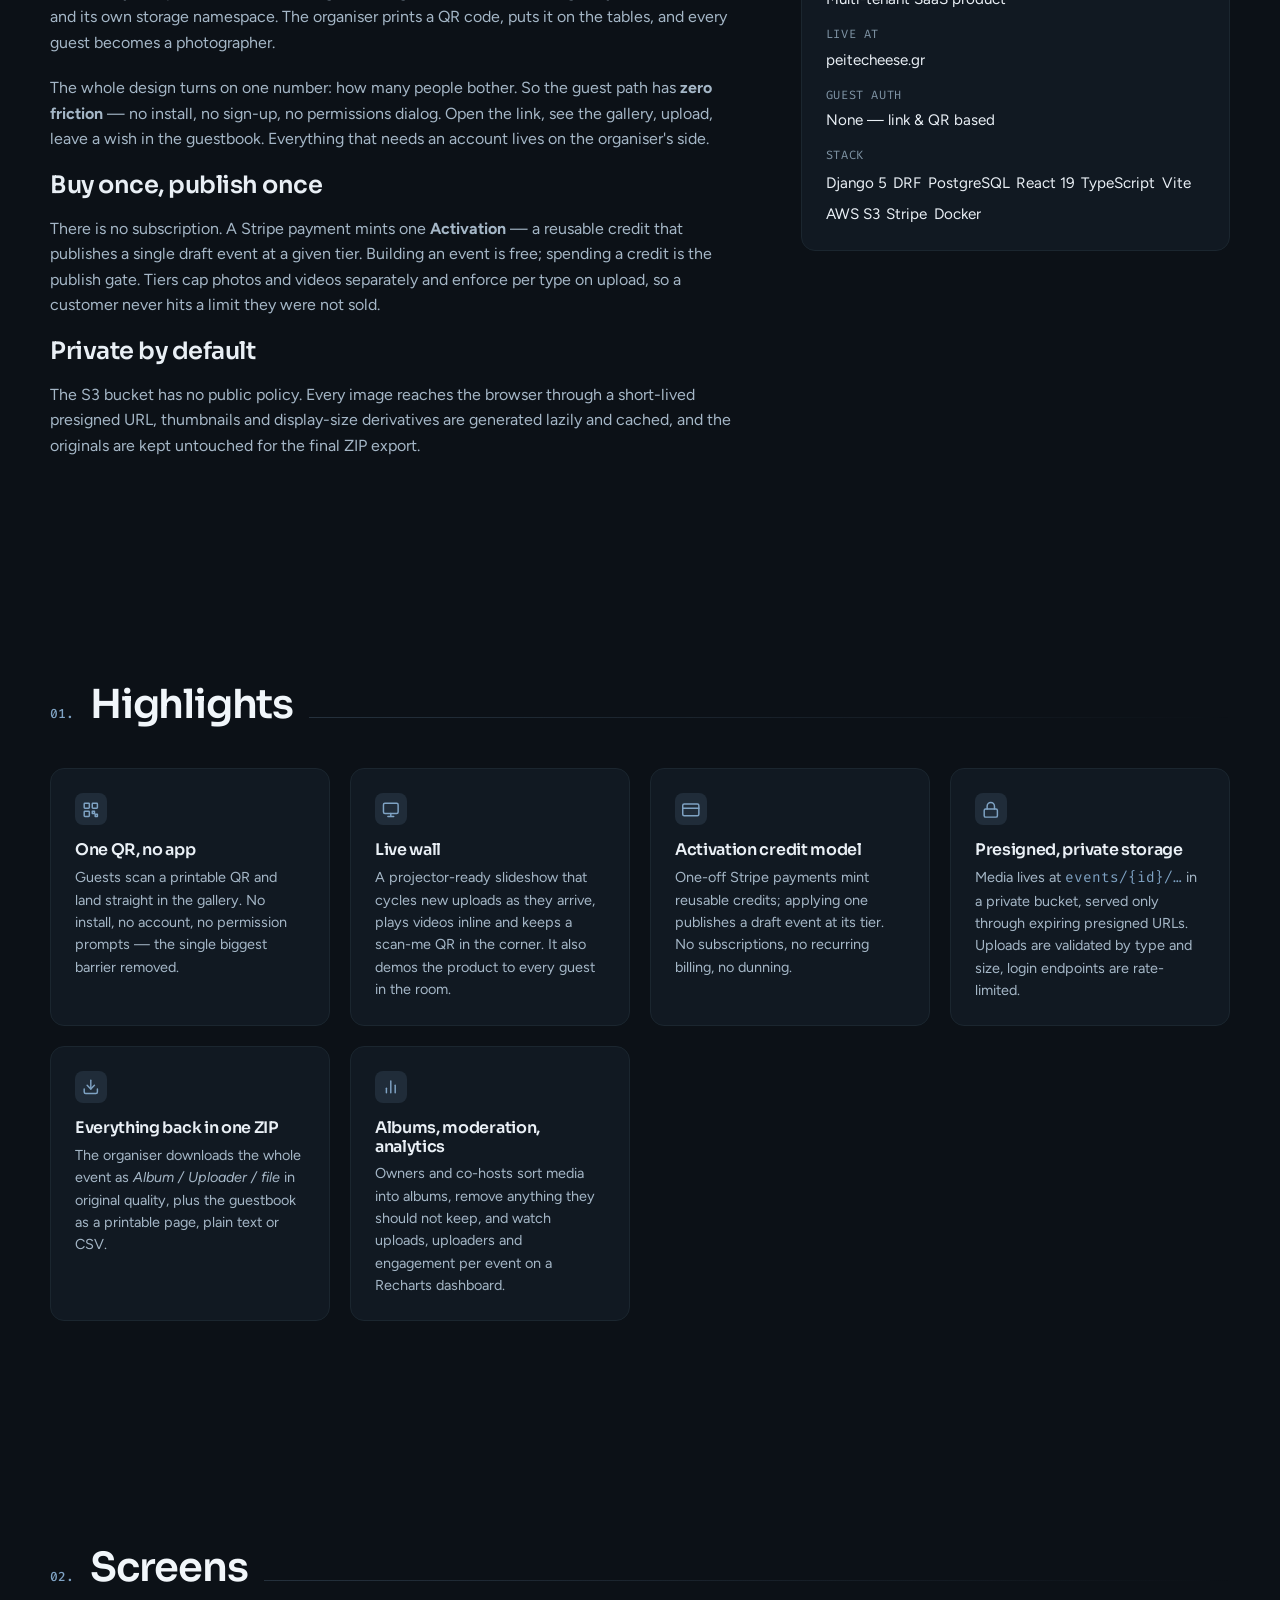
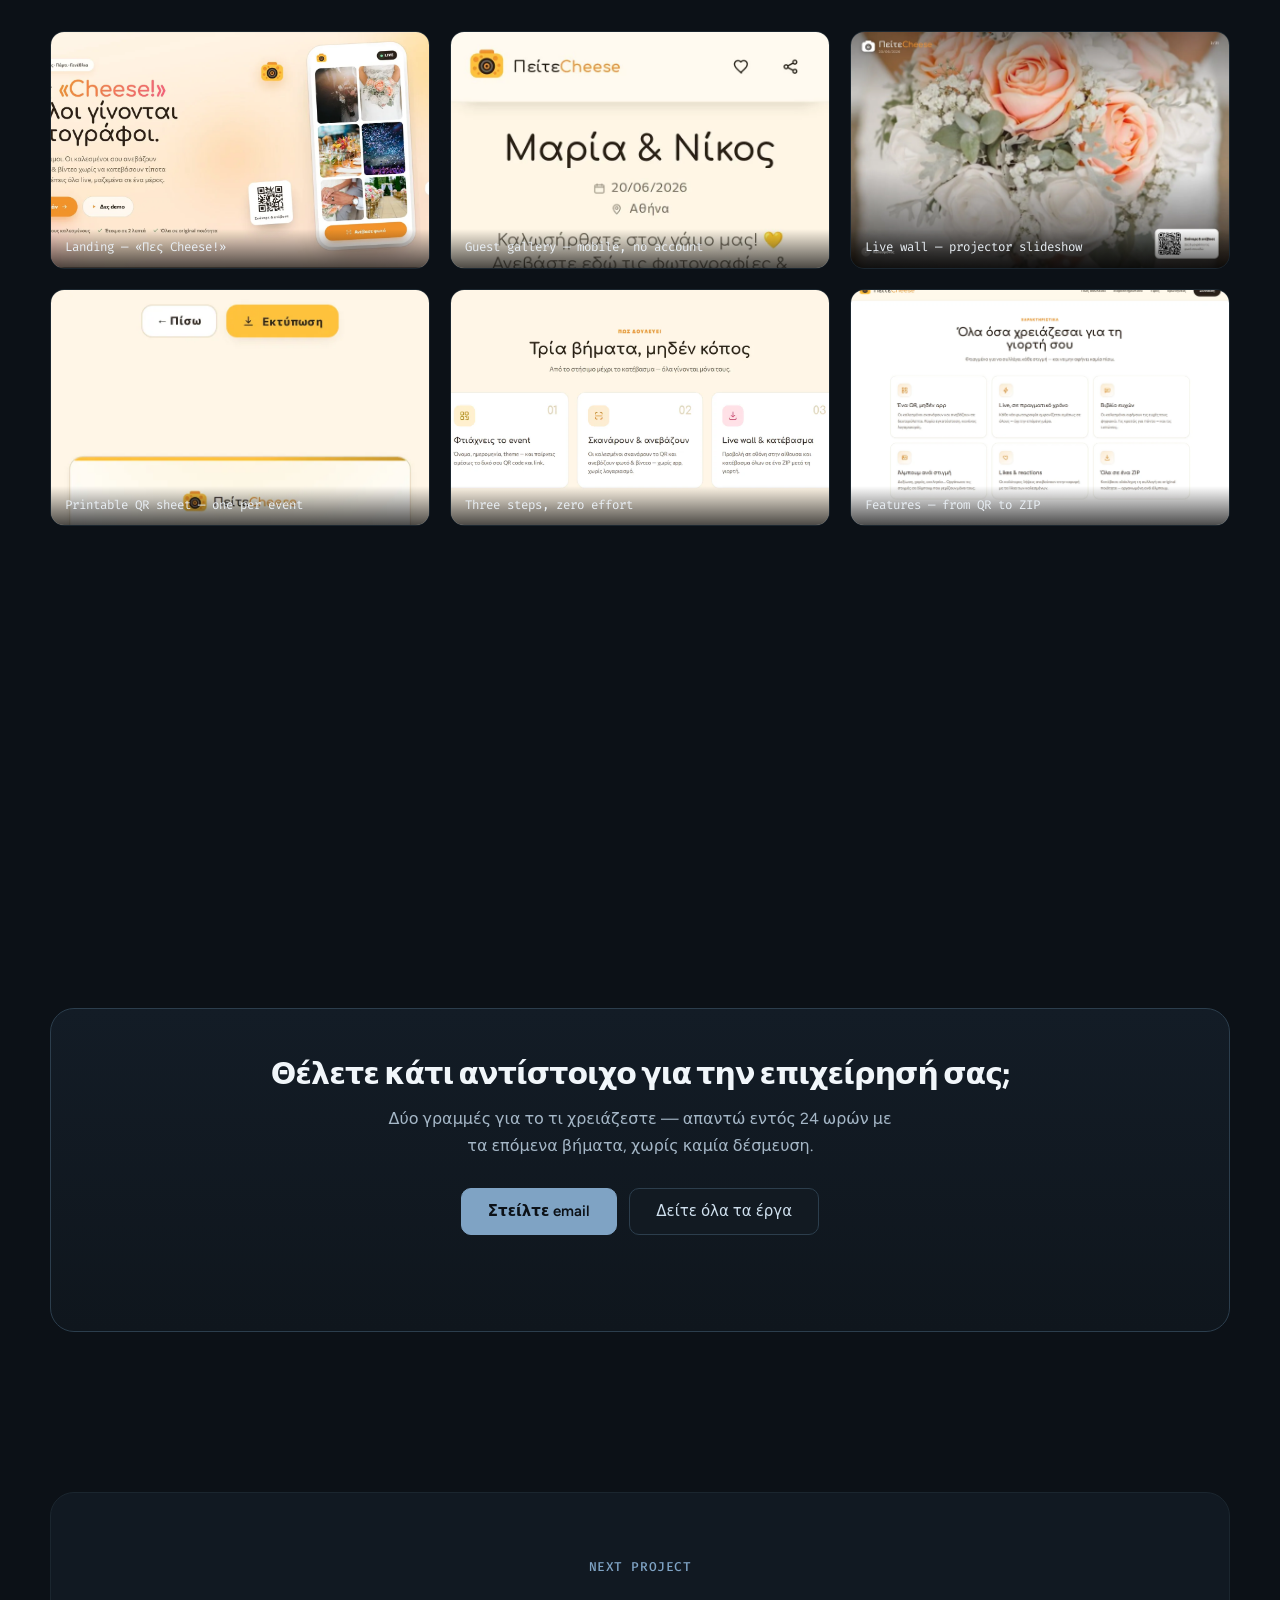
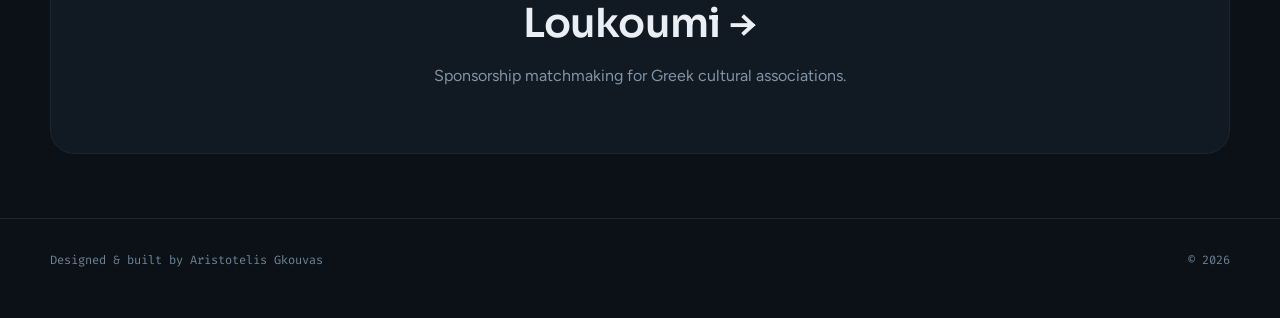
<file: projects/peitecheese/index.html>
<!DOCTYPE html>
<html lang="en" data-theme="dark">
  <head>
    <meta charset="UTF-8" />
    <meta name="viewport" content="width=device-width, initial-scale=1, viewport-fit=cover" />
    <meta name="theme-color" content="#0C1117" />
    <meta
      name="description"
      content="ΠείτεCheese — QR-based event photo collection. Guests scan, upload and browse from the browser; the organiser gets everything in one gallery and one ZIP."
    />
    <title>ΠείτεCheese — Aristotelis Gkouvas</title>
    <link rel="icon" href="data:image/svg+xml,%3Csvg xmlns='http://www.w3.org/2000/svg' viewBox='0 0 32 32'%3E%3Crect width='32' height='32' rx='7' fill='%23131B23' stroke='%232C3E4D'/%3E%3Ctext x='16' y='21' font-family='Fira Code,monospace' font-size='13' font-weight='600' text-anchor='middle' fill='%239DBEDB'%3EAG%3C/text%3E%3C/svg%3E" />

    <link rel="canonical" href="https://aristotelisgkouvas.github.io/projects/peitecheese/" />
    <meta property="og:type" content="article" />
    <meta property="og:url" content="https://aristotelisgkouvas.github.io/projects/peitecheese/" />
    <meta property="og:title" content="ΠείτεCheese — Aristotelis Gkouvas" />
    <meta property="og:description" content="Event photo collection over a QR code — no app, no account for guests. Django + React, S3 presigned URLs, Stripe, live wall." />
    <meta property="og:image" content="https://aristotelisgkouvas.github.io/assets/projects/peitecheese/cover.jpg" />
    <meta name="twitter:card" content="summary_large_image" />
    <meta name="twitter:title" content="ΠείτεCheese — Aristotelis Gkouvas" />
    <meta name="twitter:description" content="Event photo collection over a QR code — no app, no account for guests. Django + React, S3 presigned URLs, Stripe, live wall." />
    <meta name="twitter:image" content="https://aristotelisgkouvas.github.io/assets/projects/peitecheese/cover.jpg" />

    <link rel="preconnect" href="https://fonts.googleapis.com" />
    <link rel="preconnect" href="https://fonts.gstatic.com" crossorigin />
    <link
      rel="stylesheet"
      href="https://fonts.googleapis.com/css2?family=Sora:wght@500;600;700&amp;family=Figtree:wght@400;500;600&amp;family=Fira+Code:wght@400;500&amp;display=swap"
    />
    <link rel="stylesheet" href="../../style.css" />
  </head>
  <body>
    <a href="#main" class="skip-link">Skip to content</a>

    <header class="site-header">
      <div class="container nav">
        <a href="../../" class="brand" aria-label="Home">
          <span class="brand-mark">AG</span>
          <span>Aristotelis Gkouvas</span>
        </a>
        <nav aria-label="Primary">
          <ul id="primary-nav" class="nav-links">
            <li><a href="../../#services">Services</a></li>
            <li><a href="../../#work">Work</a></li>
            <li><a href="../../#process">Process</a></li>
            <li><a href="../../#faq">FAQ</a></li>
          </ul>
        </nav>
        <div class="nav-cta">
          <button class="icon-btn menu-toggle" type="button" aria-label="Open menu" aria-expanded="false" aria-controls="primary-nav">
            <svg viewBox="0 0 24 24" fill="none" stroke="currentColor" stroke-width="2" stroke-linecap="round" aria-hidden="true">
              <line class="top" x1="4" y1="6" x2="20" y2="6"/>
              <line class="mid" x1="4" y1="12" x2="20" y2="12"/>
              <line class="bot" x1="4" y1="18" x2="20" y2="18"/>
            </svg>
          </button>
        </div>
      </div>
    </header>

    <main id="main">
      <section class="project-hero container">
        <a href="../../#work" class="project-back reveal">
          <svg viewBox="0 0 24 24" fill="none" stroke="currentColor" stroke-width="2" stroke-linecap="round" stroke-linejoin="round" aria-hidden="true" style="width:1em;height:1em;"><path d="M19 12H5M12 19l-7-7 7-7"/></svg>
          Back to all work
        </a>
        <div class="project-meta-row reveal">
          <span>Project <strong>04</strong></span>
          <span>Year <strong>2026</strong></span>
          <span>Role <strong>Sole developer, end to end</strong></span>
          <span>Status <strong style="color:var(--accent)">Live</strong></span>
        </div>
        <h1 class="project-title reveal"><span lang="el">ΠείτεCheese</span>.</h1>
        <p class="project-tagline reveal">
          The best photos of a wedding are scattered across two hundred phones
          and never reach the couple. <span lang="el">ΠείτεCheese</span> collects them behind a single
          QR code — guests scan, upload and browse straight from the browser,
          with no app and no account.
        </p>
        <div class="summary-el reveal" lang="el">
          <p class="fact-label">Με λίγα λόγια</p>
          <dl class="summary-parts">
            <dt>Το πρόβλημα</dt>
            <dd>Μετά τον γάμο, οι φωτογραφίες είναι σκορπισμένες σε πενήντα κινητά. Όποιος τις μαζέψει, τις μαζεύει με μηνύματα, έναν-έναν.</dd>
            <dt>Τι έφτιαξα</dt>
            <dd>Ένα QR code στο τραπέζι. Ο καλεσμένος σκανάρει, ανεβάζει, τελείωσε — χωρίς εφαρμογή και χωρίς λογαριασμό. Οι φωτογραφίες εμφανίζονται σε live wall στην εκδήλωση και ο διοργανωτής τις κατεβάζει όλες σε πλήρη ανάλυση.</dd>
            <dt>Τι άλλαξε</dt>
            <dd>Ο διοργανωτής πληρώνει μία φορά για την εκδήλωση, όχι συνδρομή. Ζωντανό προϊόν με πληρωμένους πελάτες.</dd>
          </dl>
        </div>
        <p class="reveal" style="margin-top:1rem;">
          <a class="btn-link" href="https://peitecheese.gr/" target="_blank" rel="noopener">
            Visit live site
            <svg viewBox="0 0 24 24" fill="none" stroke="currentColor" stroke-width="2" stroke-linecap="round" stroke-linejoin="round" aria-hidden="true" style="width:1em;height:1em;"><path d="M7 17l10-10M7 7h10v10"/></svg>
          </a>
        </p>
      </section>

      <section class="container reveal">
        <div class="project-cover">
          <img src="../../assets/projects/peitecheese/cover.webp" width="1600" height="751" alt="ΠείτεCheese landing page — «Πες Cheese!» headline next to a phone showing a live event gallery" loading="lazy" decoding="async" />
        </div>
      </section>

      <section class="section container">
        <div class="project-overview">
          <div class="reveal">
            <h2>Overview</h2>
            <p>
              <span lang="el">ΠείτεCheese</span> is a multi-tenant platform for collecting the media of
              an event. One deployment hosts many independent events; each gets
              an unguessable URL, its own gallery, its own albums and its own
              storage namespace. The organiser prints a QR code, puts it on the
              tables, and every guest becomes a photographer.
            </p>
            <p>
              The whole design turns on one number: how many people bother. So
              the guest path has <strong>zero friction</strong> — no install, no
              sign-up, no permissions dialog. Open the link, see the gallery,
              upload, leave a wish in the guestbook. Everything that needs an
              account lives on the organiser's side.
            </p>
            <h2>Buy once, publish once</h2>
            <p>
              There is no subscription. A Stripe payment mints one
              <strong>Activation</strong> — a reusable credit that publishes a
              single draft event at a given tier. Building an event is free;
              spending a credit is the publish gate. Tiers cap photos and videos
              separately and enforce per type on upload, so a customer never
              hits a limit they were not sold.
            </p>
            <h2>Private by default</h2>
            <p>
              The S3 bucket has no public policy. Every image reaches the browser
              through a short-lived presigned URL, thumbnails and display-size
              derivatives are generated lazily and cached, and the originals are
              kept untouched for the final ZIP export.
            </p>
          </div>
          <aside class="facts reveal">
            <h3>At a glance</h3>
            <dl>
              <div>
                <dt>Type</dt>
                <dd>Multi-tenant SaaS product</dd>
              </div>
              <div>
                <dt>Live at</dt>
                <dd><a href="https://peitecheese.gr/" target="_blank" rel="noopener">peitecheese.gr</a></dd>
              </div>
              <div>
                <dt>Guest auth</dt>
                <dd>None — link &amp; QR based</dd>
              </div>
              <div>
                <dt>Stack</dt>
                <dd>
                  <ul class="facts-stack">
                    <li class="tag accent">Django 5</li>
                    <li class="tag">DRF</li>
                    <li class="tag">PostgreSQL</li>
                    <li class="tag accent">React 19</li>
                    <li class="tag">TypeScript</li>
                    <li class="tag">Vite</li>
                    <li class="tag">AWS S3</li>
                    <li class="tag">Stripe</li>
                    <li class="tag">Docker</li>
                  </ul>
                </dd>
              </div>
            </dl>
          </aside>
        </div>
      </section>

      <section class="section container">
        <div class="section-head reveal">
          <span class="section-num">01.</span>
          <h2 class="h-section">Highlights</h2>
          <span class="section-divider" aria-hidden="true"></span>
        </div>
        <div class="feature-grid">
          <article class="feature reveal">
            <div class="feature-icon"><svg viewBox="0 0 24 24" fill="none" stroke="currentColor" stroke-width="2" stroke-linecap="round" stroke-linejoin="round" aria-hidden="true"><rect x="3" y="3" width="7" height="7" rx="1"/><rect x="14" y="3" width="7" height="7" rx="1"/><rect x="3" y="14" width="7" height="7" rx="1"/><path d="M14 14h3v3h-3zM18 18h3v3h-3z"/></svg></div>
            <h3>One QR, no app</h3>
            <p>Guests scan a printable QR and land straight in the gallery. No install, no account, no permission prompts — the single biggest barrier removed.</p>
          </article>
          <article class="feature reveal">
            <div class="feature-icon"><svg viewBox="0 0 24 24" fill="none" stroke="currentColor" stroke-width="2" stroke-linecap="round" stroke-linejoin="round" aria-hidden="true"><rect x="2" y="3" width="20" height="14" rx="2"/><path d="M8 21h8M12 17v4"/></svg></div>
            <h3>Live wall</h3>
            <p>A projector-ready slideshow that cycles new uploads as they arrive, plays videos inline and keeps a scan-me QR in the corner. It also demos the product to every guest in the room.</p>
          </article>
          <article class="feature reveal">
            <div class="feature-icon"><svg viewBox="0 0 24 24" fill="none" stroke="currentColor" stroke-width="2" stroke-linecap="round" stroke-linejoin="round" aria-hidden="true"><rect x="1" y="4" width="22" height="16" rx="2"/><line x1="1" y1="10" x2="23" y2="10"/></svg></div>
            <h3>Activation credit model</h3>
            <p>One-off Stripe payments mint reusable credits; applying one publishes a draft event at its tier. No subscriptions, no recurring billing, no dunning.</p>
          </article>
          <article class="feature reveal">
            <div class="feature-icon"><svg viewBox="0 0 24 24" fill="none" stroke="currentColor" stroke-width="2" stroke-linecap="round" stroke-linejoin="round" aria-hidden="true"><rect x="3" y="11" width="18" height="11" rx="2"/><path d="M7 11V7a5 5 0 0 1 10 0v4"/></svg></div>
            <h3>Presigned, private storage</h3>
            <p>Media lives at <code class="mono" style="color:var(--accent)">events/{id}/…</code> in a private bucket, served only through expiring presigned URLs. Uploads are validated by type and size, login endpoints are rate-limited.</p>
          </article>
          <article class="feature reveal">
            <div class="feature-icon"><svg viewBox="0 0 24 24" fill="none" stroke="currentColor" stroke-width="2" stroke-linecap="round" stroke-linejoin="round" aria-hidden="true"><path d="M21 15v4a2 2 0 0 1-2 2H5a2 2 0 0 1-2-2v-4"/><polyline points="7 10 12 15 17 10"/><line x1="12" y1="15" x2="12" y2="3"/></svg></div>
            <h3>Everything back in one ZIP</h3>
            <p>The organiser downloads the whole event as <em>Album / Uploader / file</em> in original quality, plus the guestbook as a printable page, plain text or CSV.</p>
          </article>
          <article class="feature reveal">
            <div class="feature-icon"><svg viewBox="0 0 24 24" fill="none" stroke="currentColor" stroke-width="2" stroke-linecap="round" stroke-linejoin="round" aria-hidden="true"><line x1="18" y1="20" x2="18" y2="10"/><line x1="12" y1="20" x2="12" y2="4"/><line x1="6" y1="20" x2="6" y2="14"/></svg></div>
            <h3>Albums, moderation, analytics</h3>
            <p>Owners and co-hosts sort media into albums, remove anything they should not keep, and watch uploads, uploaders and engagement per event on a Recharts dashboard.</p>
          </article>
        </div>
      </section>

      <section class="section container">
        <div class="section-head reveal">
          <span class="section-num">02.</span>
          <h2 class="h-section">Screens</h2>
          <span class="section-divider" aria-hidden="true"></span>
        </div>
        <div class="gallery-grid">
          <a class="gallery-item reveal" href="../../assets/projects/peitecheese/01-hero.webp" data-caption="Landing — «Πες Cheese! κι όλοι γίνονται φωτογράφοι»">
            <img src="../../assets/projects/peitecheese/01-hero.webp" width="1600" height="751" alt="Landing hero with phone mockup" loading="lazy" />
            <span class="gallery-caption">Landing — <span lang="el">«Πες Cheese!»</span></span>
          </a>
          <a class="gallery-item reveal" href="../../assets/projects/peitecheese/06-guest.webp" data-caption="Guest gallery on a phone — event header, live photo count, tap to upload">
            <img src="../../assets/projects/peitecheese/06-guest.webp" width="828" height="1792" alt="Guest gallery on a phone" loading="lazy" />
            <span class="gallery-caption">Guest gallery — mobile, no account</span>
          </a>
          <a class="gallery-item reveal" href="../../assets/projects/peitecheese/05-livewall.webp" data-caption="Live wall — full-screen slideshow with a scan-me QR for the venue">
            <img src="../../assets/projects/peitecheese/05-livewall.webp" width="1600" height="1000" alt="Live wall slideshow with QR code" loading="lazy" />
            <span class="gallery-caption">Live wall — projector slideshow</span>
          </a>
          <a class="gallery-item reveal" href="../../assets/projects/peitecheese/07-qr.webp" data-caption="Printable QR sheet for the tables, generated per event">
            <img src="../../assets/projects/peitecheese/07-qr.webp" width="828" height="1792" alt="Printable per-event QR sheet" loading="lazy" />
            <span class="gallery-caption">Printable QR sheet — one per event</span>
          </a>
          <a class="gallery-item reveal" href="../../assets/projects/peitecheese/02-how.webp" data-caption="How it works — set up, guests scan and upload, live wall and download">
            <img src="../../assets/projects/peitecheese/02-how.webp" width="1600" height="691" alt="Three-step how it works section" loading="lazy" />
            <span class="gallery-caption">Three steps, zero effort</span>
          </a>
          <a class="gallery-item reveal" href="../../assets/projects/peitecheese/03-features.webp" data-caption="Feature grid — QR, real-time gallery, guestbook, unlimited uploaders, reactions, ZIP export">
            <img src="../../assets/projects/peitecheese/03-features.webp" width="1600" height="963" alt="Feature grid on the landing page" loading="lazy" />
            <span class="gallery-caption">Features — from QR to ZIP</span>
          </a>
          <a class="gallery-item reveal" href="../../assets/projects/peitecheese/04-pricing.webp" data-caption="Pricing — Basic / Plus / Premium, paid once per event with separate photo and video caps">
            <img src="../../assets/projects/peitecheese/04-pricing.webp" width="1600" height="1113" alt="Pricing tiers Basic, Plus, Premium" loading="lazy" />
            <span class="gallery-caption">Pricing — one payment per event</span>
          </a>
        </div>
      </section>

      <section class="section container">
        <div class="case-cta reveal">
          <h2>Θέλετε κάτι αντίστοιχο για την επιχείρησή σας;</h2>
          <p>Δύο γραμμές για το τι χρειάζεστε — απαντώ εντός 24 ωρών με τα επόμενα βήματα, χωρίς καμία δέσμευση.</p>
          <div class="hero-actions">
            <a href="mailto:aristotelisgouvas@gmail.com" class="btn btn-primary">Στείλτε email</a>
            <a href="../../#work" class="btn btn-ghost">Δείτε όλα τα έργα</a>
          </div>
        </div>
      </section>

      <a href="../loukoumi/" class="container next-project reveal" style="text-decoration:none;display:flex;">
        <p class="eyebrow">Next project</p>
        <h2>Loukoumi →</h2>
        <p class="muted">Sponsorship matchmaking for Greek cultural associations.</p>
      </a>
    </main>

    <footer class="site-footer">
      <div class="container footer-row">
        <span>Designed &amp; built by Aristotelis Gkouvas</span>
        <span>© <span id="year">2026</span></span>
      </div>
    </footer>

    <script src="../../script.js"></script>
    <script>document.getElementById("year").textContent = new Date().getFullYear();</script>
  </body>
</html>
</file>
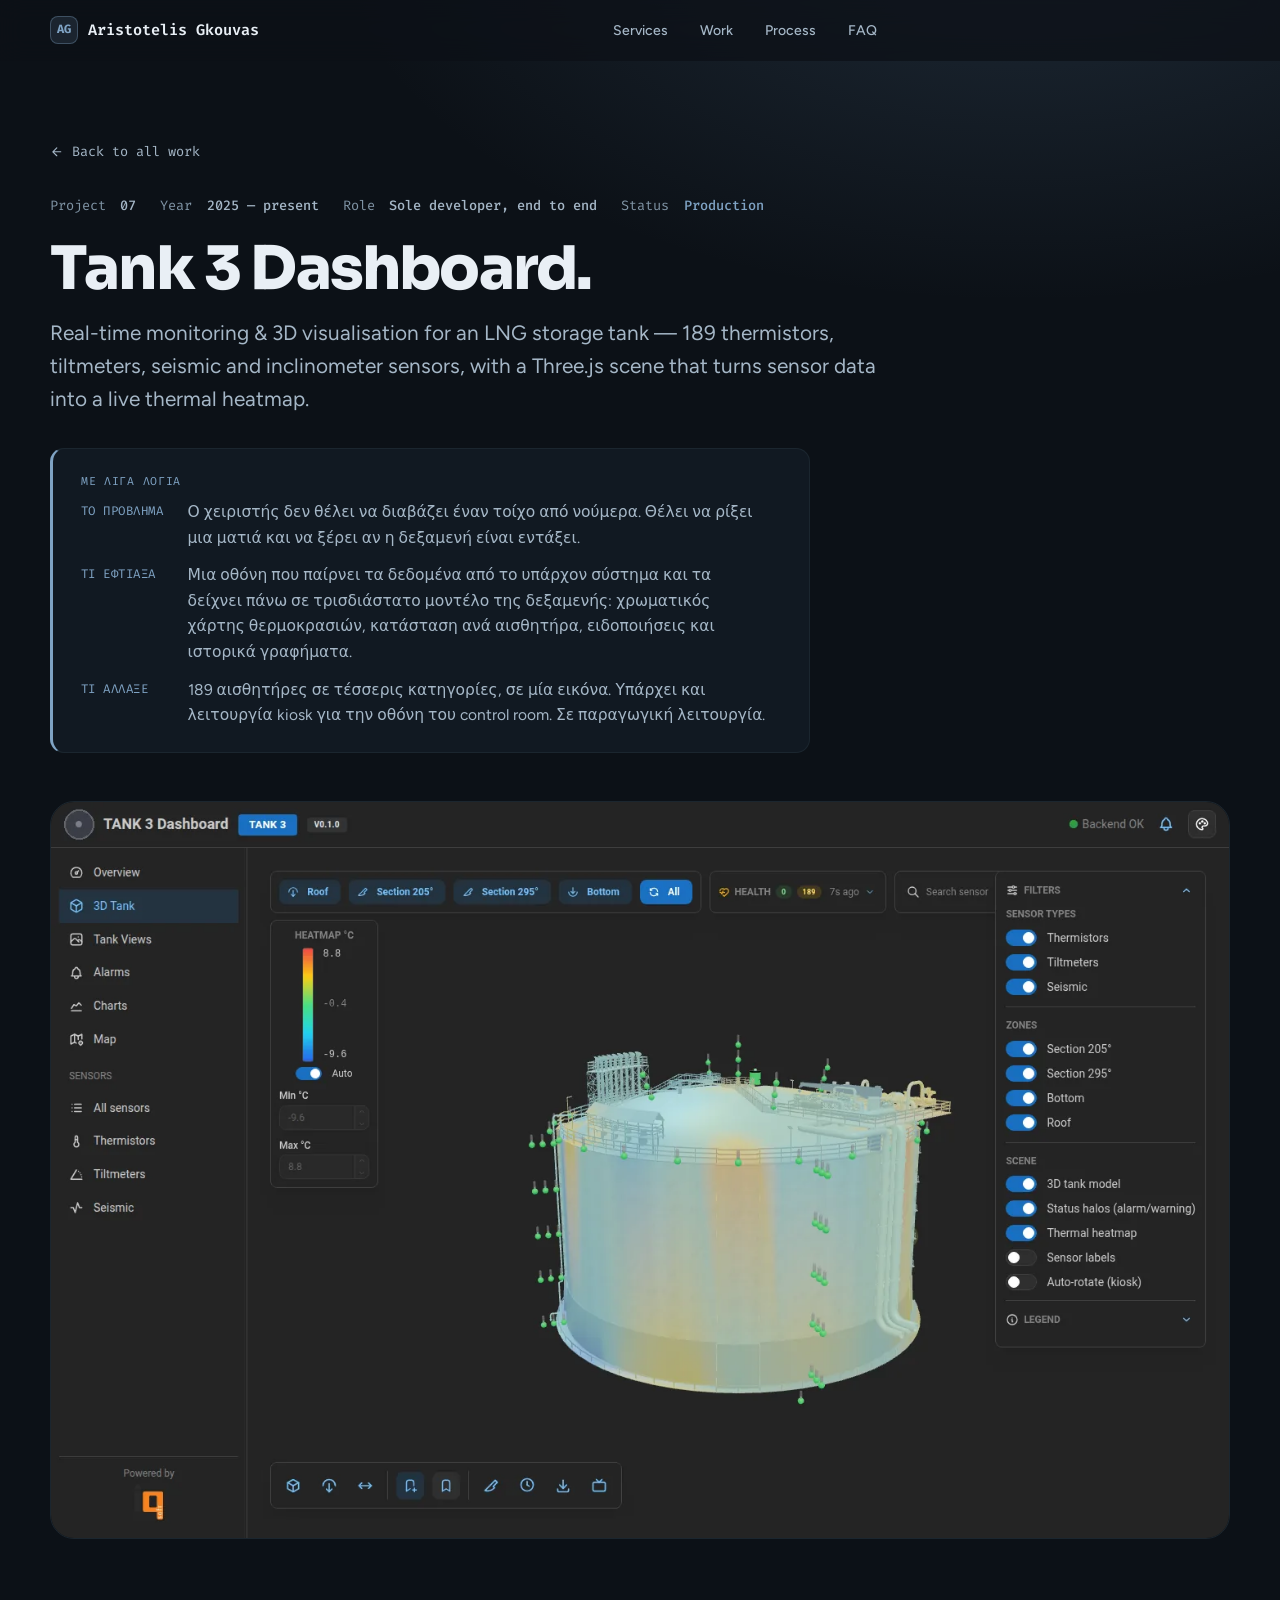
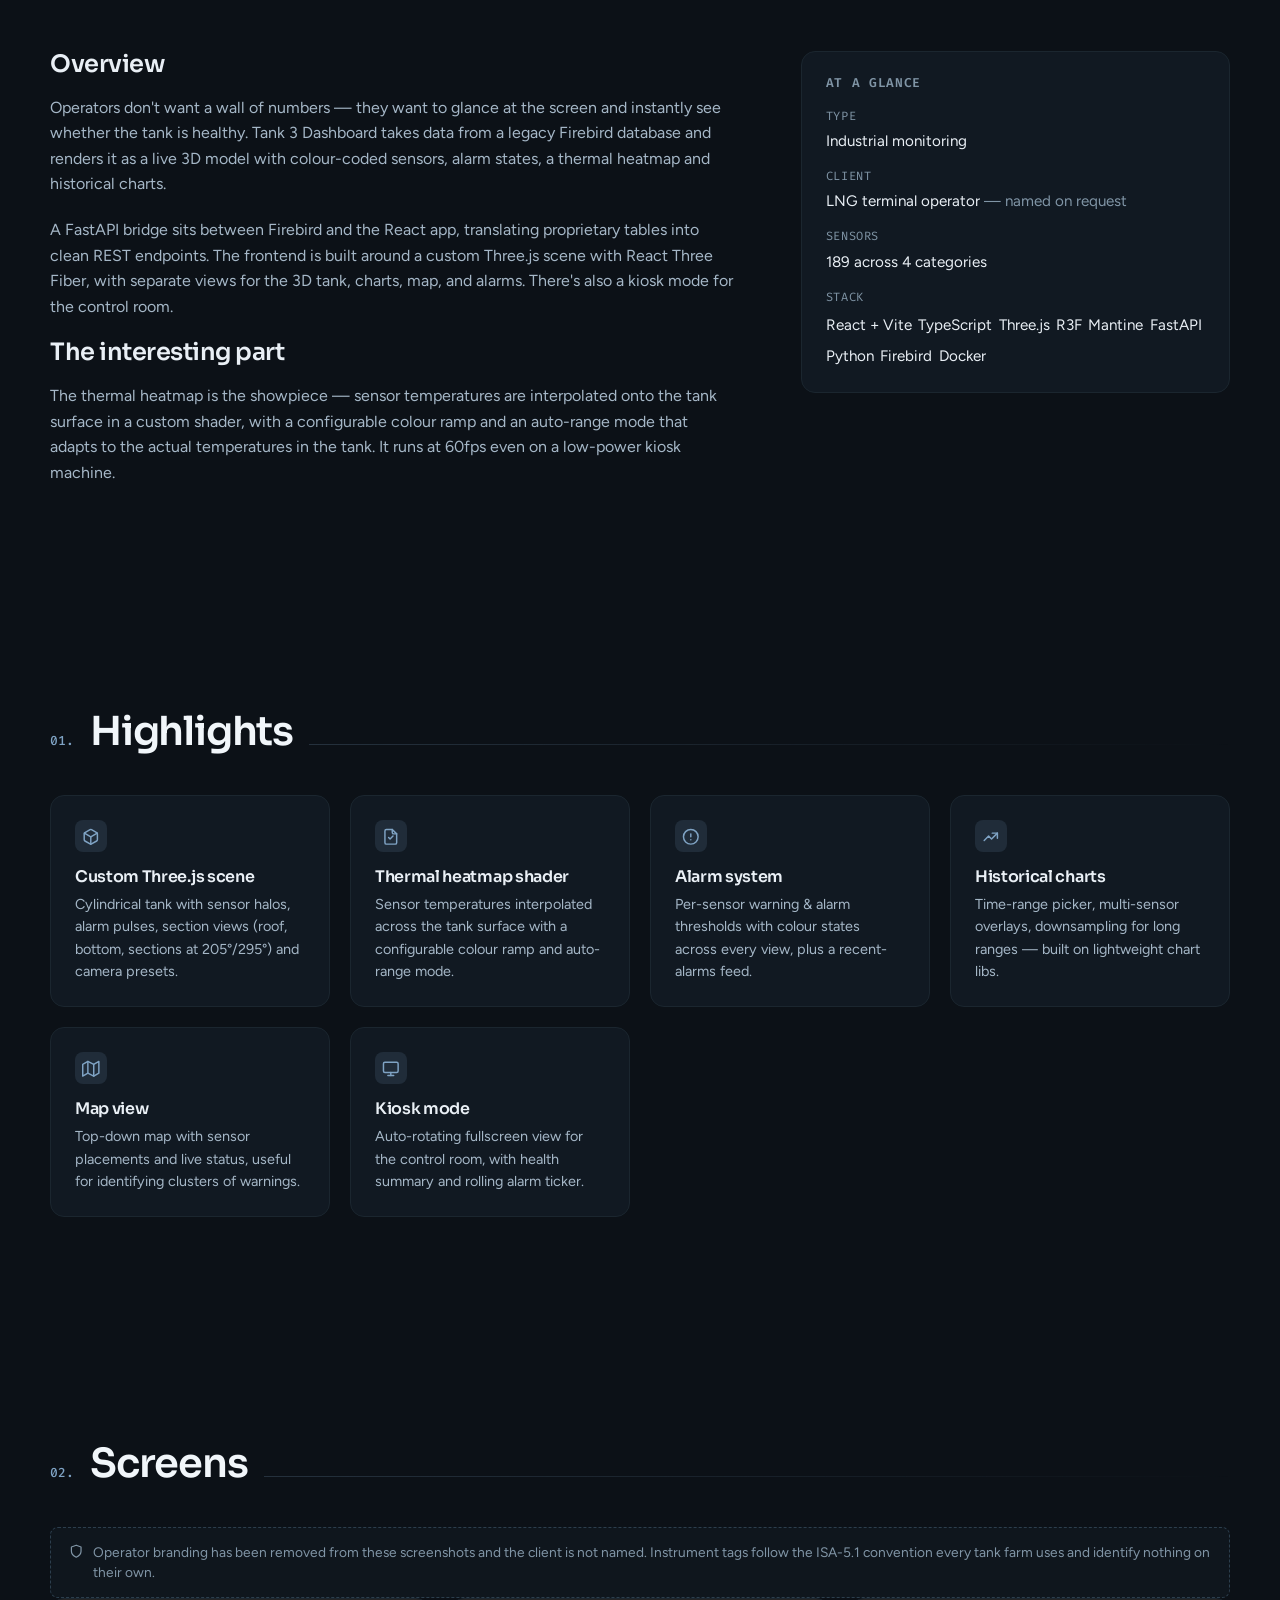
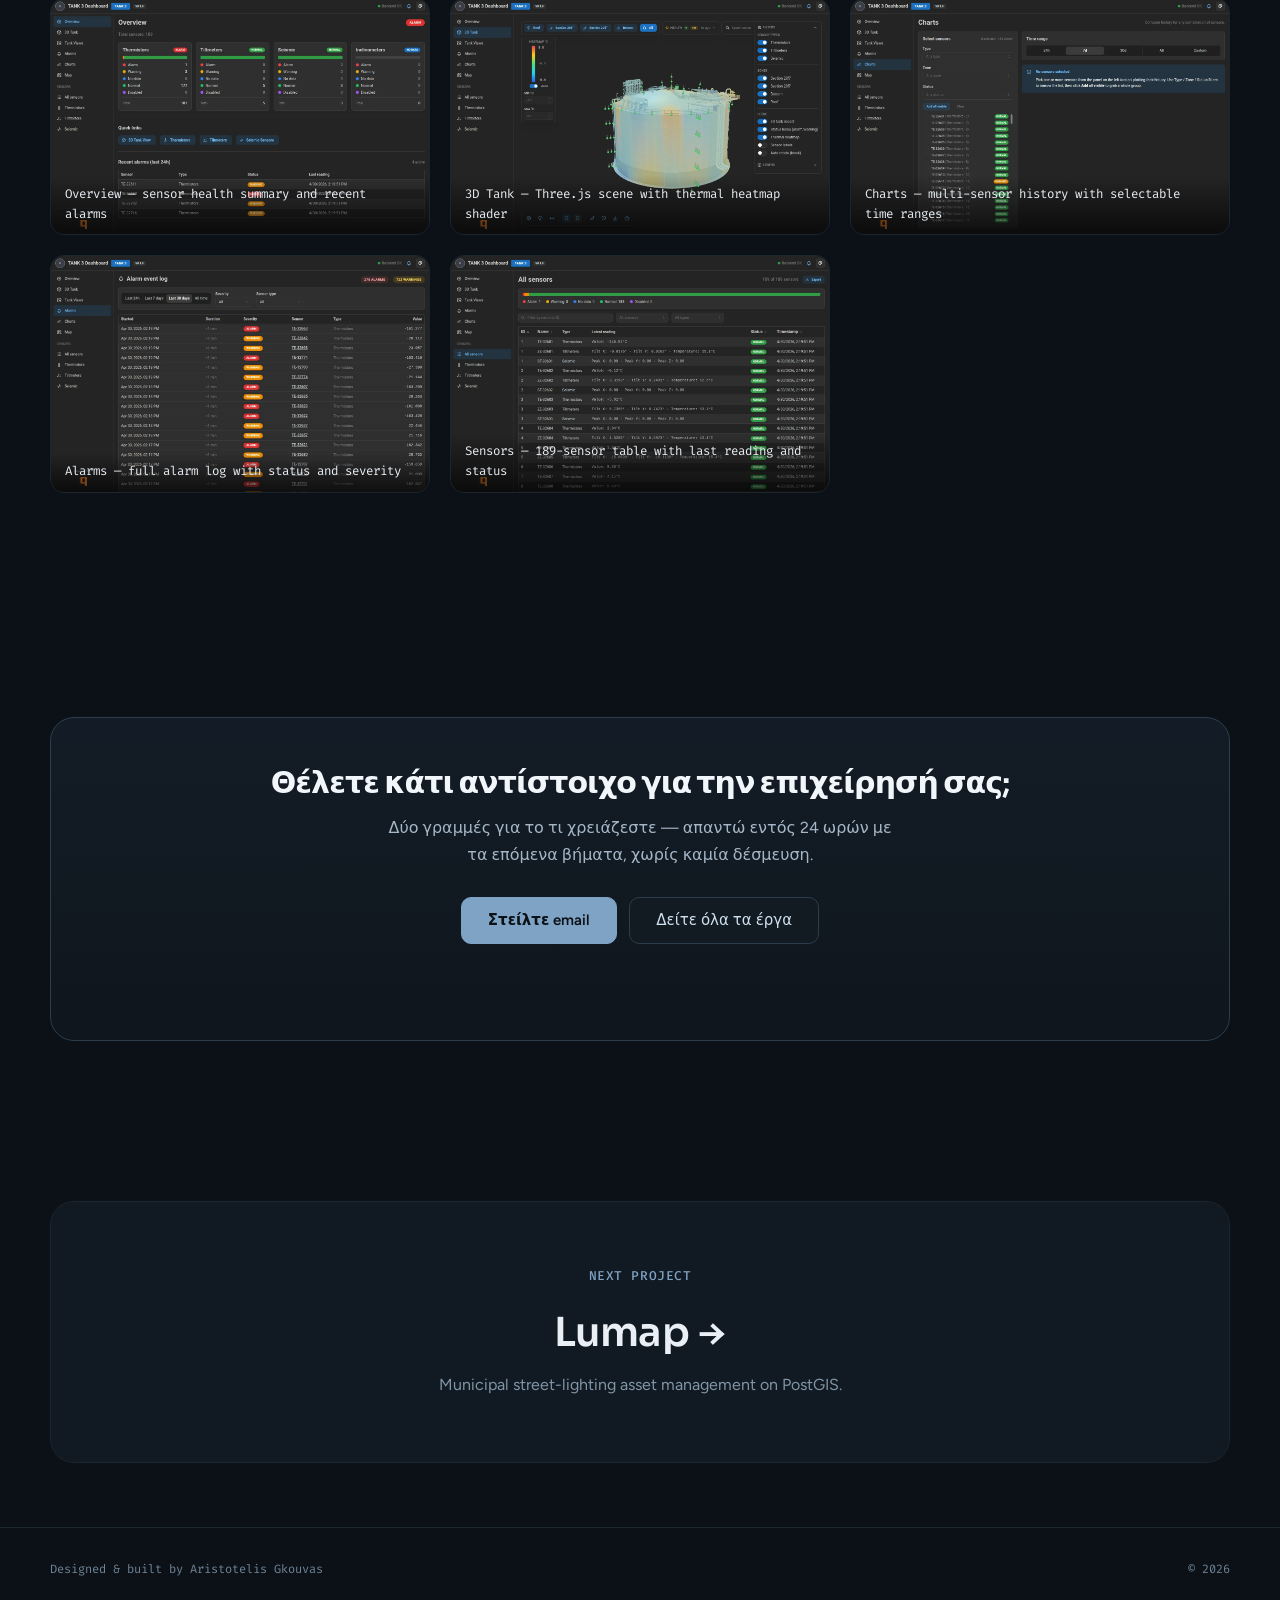
<file: projects/tank-3-dashboard/index.html>
<!DOCTYPE html>
<html lang="en" data-theme="dark">
  <head>
    <meta charset="UTF-8" />
    <meta name="viewport" content="width=device-width, initial-scale=1, viewport-fit=cover" />
    <meta name="theme-color" content="#0C1117" />
    <meta
      name="description"
      content="Tank 3 Dashboard — real-time monitoring & 3D visualisation for an LNG storage tank."
    />
    <title>Tank 3 Dashboard — Aristotelis Gkouvas</title>
    <link rel="icon" href="data:image/svg+xml,%3Csvg xmlns='http://www.w3.org/2000/svg' viewBox='0 0 32 32'%3E%3Crect width='32' height='32' rx='7' fill='%23131B23' stroke='%232C3E4D'/%3E%3Ctext x='16' y='21' font-family='Fira Code,monospace' font-size='13' font-weight='600' text-anchor='middle' fill='%239DBEDB'%3EAG%3C/text%3E%3C/svg%3E" />
    <link rel="canonical" href="https://aristotelisgkouvas.github.io/projects/tank-3-dashboard/" />
    <meta property="og:type" content="article" />
    <meta property="og:url" content="https://aristotelisgkouvas.github.io/projects/tank-3-dashboard/" />
    <meta property="og:title" content="Tank 3 Dashboard — Aristotelis Gkouvas" />
    <meta property="og:description" content="Real-time monitoring & 3D visualisation for an LNG storage tank with thermal heatmap." />
    <meta property="og:image" content="https://aristotelisgkouvas.github.io/assets/projects/tank-3d.png" />
    <meta name="twitter:card" content="summary_large_image" />
    <meta name="twitter:title" content="Tank 3 Dashboard — Aristotelis Gkouvas" />
    <meta name="twitter:description" content="Real-time monitoring & 3D visualisation for an LNG storage tank with thermal heatmap." />
    <meta name="twitter:image" content="https://aristotelisgkouvas.github.io/assets/projects/tank-3d.png" />
    <link rel="preconnect" href="https://fonts.googleapis.com" />
    <link rel="preconnect" href="https://fonts.gstatic.com" crossorigin />
    <link
      rel="stylesheet"
      href="https://fonts.googleapis.com/css2?family=Sora:wght@500;600;700&amp;family=Figtree:wght@400;500;600&amp;family=Fira+Code:wght@400;500&amp;display=swap"
    />
    <link rel="stylesheet" href="../../style.css" />
  </head>
  <body>
    <a href="#main" class="skip-link">Skip to content</a>

    <header class="site-header">
      <div class="container nav"><a href="../../" class="brand" aria-label="Home">
          <span class="brand-mark">AG</span>
          <span>Aristotelis Gkouvas</span>
        </a>
        <nav aria-label="Primary">
          <ul id="primary-nav" class="nav-links">
            <li><a href="../../#services">Services</a></li>
            <li><a href="../../#work">Work</a></li>
            <li><a href="../../#process">Process</a></li>
            <li><a href="../../#faq">FAQ</a></li>
          </ul>
        </nav>
        <div class="nav-cta"><button class="icon-btn menu-toggle" type="button" aria-label="Open menu" aria-expanded="false" aria-controls="primary-nav">
            <svg viewBox="0 0 24 24" fill="none" stroke="currentColor" stroke-width="2" stroke-linecap="round" aria-hidden="true">
              <line class="top" x1="4" y1="6" x2="20" y2="6"/>
              <line class="mid" x1="4" y1="12" x2="20" y2="12"/>
              <line class="bot" x1="4" y1="18" x2="20" y2="18"/>
            </svg>
          </button>
        </div>
      </div>
    </header>

    <main id="main">
      <section class="project-hero container">
        <a href="../../#work" class="project-back reveal">
          <svg viewBox="0 0 24 24" fill="none" stroke="currentColor" stroke-width="2" stroke-linecap="round" stroke-linejoin="round" aria-hidden="true" style="width:1em;height:1em;"><path d="M19 12H5M12 19l-7-7 7-7"/></svg>
          Back to all work
        </a>
        <div class="project-meta-row reveal">
          <span>Project <strong>07</strong></span>
          <span>Year <strong>2025 — present</strong></span>
          <span>Role <strong>Sole developer, end to end</strong></span>
          <span>Status <strong style="color:var(--accent)">Production</strong></span>
        </div>
        <h1 class="project-title reveal">Tank 3 Dashboard.</h1>
        <p class="project-tagline reveal">
          Real-time monitoring &amp; 3D visualisation for an LNG storage tank —
          189 thermistors, tiltmeters, seismic and inclinometer sensors, with
          a Three.js scene that turns sensor data into a live thermal heatmap.
        </p>
        <div class="summary-el reveal" lang="el">
          <p class="fact-label">Με λίγα λόγια</p>
          <dl class="summary-parts">
            <dt>Το πρόβλημα</dt>
            <dd>Ο χειριστής δεν θέλει να διαβάζει έναν τοίχο από νούμερα. Θέλει να ρίξει μια ματιά και να ξέρει αν η δεξαμενή είναι εντάξει.</dd>
            <dt>Τι έφτιαξα</dt>
            <dd>Μια οθόνη που παίρνει τα δεδομένα από το υπάρχον σύστημα και τα δείχνει πάνω σε τρισδιάστατο μοντέλο της δεξαμενής: χρωματικός χάρτης θερμοκρασιών, κατάσταση ανά αισθητήρα, ειδοποιήσεις και ιστορικά γραφήματα.</dd>
            <dt>Τι άλλαξε</dt>
            <dd>189 αισθητήρες σε τέσσερις κατηγορίες, σε μία εικόνα. Υπάρχει και λειτουργία kiosk για την οθόνη του control room. Σε παραγωγική λειτουργία.</dd>
          </dl>
        </div>
      </section>

      <section class="container reveal">
        <div class="project-cover">
          <img src="../../assets/projects/tank-3d.webp" width="1440" height="900" alt="3D tank model with thermal heatmap and sensor markers" loading="lazy" decoding="async" />
        </div>
      </section>

      <section class="section container">
        <div class="project-overview">
          <div class="reveal">
            <h2>Overview</h2>
            <p>
              Operators don't want a wall of numbers — they want to glance at
              the screen and instantly see whether the tank is healthy.
              Tank 3 Dashboard takes data from a legacy Firebird database
              and renders it as a live 3D model with colour-coded sensors,
              alarm states, a thermal heatmap and historical charts.
            </p>
            <p>
              A FastAPI bridge sits between Firebird and the React app,
              translating proprietary tables into clean REST endpoints. The
              frontend is built around a custom Three.js scene with React
              Three Fiber, with separate views for the 3D tank, charts, map,
              and alarms. There's also a kiosk mode for the control room.
            </p>
            <h2>The interesting part</h2>
            <p>
              The thermal heatmap is the showpiece — sensor temperatures are
              interpolated onto the tank surface in a custom shader, with a
              configurable colour ramp and an auto-range mode that adapts to
              the actual temperatures in the tank. It runs at 60fps even on
              a low-power kiosk machine.
            </p>
          </div>
          <aside class="facts reveal">
            <h3>At a glance</h3>
            <dl>
              <div>
                <dt>Type</dt>
                <dd>Industrial monitoring</dd>
              </div>
              <div>
                <dt>Client</dt>
                <dd>LNG terminal operator <span class="muted">— named on request</span></dd>
              </div>
              <div>
                <dt>Sensors</dt>
                <dd>189 across 4 categories</dd>
              </div>
              <div>
                <dt>Stack</dt>
                <dd>
                  <ul class="facts-stack">
                    <li class="tag accent">React + Vite</li>
                    <li class="tag">TypeScript</li>
                    <li class="tag">Three.js</li>
                    <li class="tag">R3F</li>
                    <li class="tag">Mantine</li>
                    <li class="tag accent">FastAPI</li>
                    <li class="tag">Python</li>
                    <li class="tag">Firebird</li>
                    <li class="tag">Docker</li>
                  </ul>
                </dd>
              </div>
            </dl>
          </aside>
        </div>
      </section>

      <section class="section container">
        <div class="section-head reveal">
          <span class="section-num">01.</span>
          <h2 class="h-section">Highlights</h2>
          <span class="section-divider" aria-hidden="true"></span>
        </div>
        <div class="feature-grid">
          <article class="feature reveal">
            <div class="feature-icon"><svg viewBox="0 0 24 24" fill="none" stroke="currentColor" stroke-width="2" stroke-linecap="round" stroke-linejoin="round" aria-hidden="true"><path d="M21 16V8a2 2 0 0 0-1-1.73l-7-4a2 2 0 0 0-2 0l-7 4A2 2 0 0 0 3 8v8a2 2 0 0 0 1 1.73l7 4a2 2 0 0 0 2 0l7-4A2 2 0 0 0 21 16z"/><polyline points="3.27 6.96 12 12.01 20.73 6.96"/><line x1="12" y1="22.08" x2="12" y2="12"/></svg></div>
            <h3>Custom Three.js scene</h3>
            <p>Cylindrical tank with sensor halos, alarm pulses, section views (roof, bottom, sections at 205°/295°) and camera presets.</p>
          </article>
          <article class="feature reveal">
            <div class="feature-icon"><svg viewBox="0 0 24 24" fill="none" stroke="currentColor" stroke-width="2" stroke-linecap="round" stroke-linejoin="round" aria-hidden="true"><path d="M14 2v4a2 2 0 0 0 2 2h4"/><path d="M14 2H6a2 2 0 0 0-2 2v16a2 2 0 0 0 2 2h12a2 2 0 0 0 2-2V8z"/><path d="M9 13l2 2 4-4"/></svg></div>
            <h3>Thermal heatmap shader</h3>
            <p>Sensor temperatures interpolated across the tank surface with a configurable colour ramp and auto-range mode.</p>
          </article>
          <article class="feature reveal">
            <div class="feature-icon"><svg viewBox="0 0 24 24" fill="none" stroke="currentColor" stroke-width="2" stroke-linecap="round" stroke-linejoin="round" aria-hidden="true"><circle cx="12" cy="12" r="10"/><line x1="12" y1="8" x2="12" y2="12"/><line x1="12" y1="16" x2="12.01" y2="16"/></svg></div>
            <h3>Alarm system</h3>
            <p>Per-sensor warning &amp; alarm thresholds with colour states across every view, plus a recent-alarms feed.</p>
          </article>
          <article class="feature reveal">
            <div class="feature-icon"><svg viewBox="0 0 24 24" fill="none" stroke="currentColor" stroke-width="2" stroke-linecap="round" stroke-linejoin="round" aria-hidden="true"><polyline points="3 17 9 11 13 15 21 7"/><polyline points="14 7 21 7 21 14"/></svg></div>
            <h3>Historical charts</h3>
            <p>Time-range picker, multi-sensor overlays, downsampling for long ranges — built on lightweight chart libs.</p>
          </article>
          <article class="feature reveal">
            <div class="feature-icon"><svg viewBox="0 0 24 24" fill="none" stroke="currentColor" stroke-width="2" stroke-linecap="round" stroke-linejoin="round" aria-hidden="true"><polygon points="1 6 1 22 8 18 16 22 23 18 23 2 16 6 8 2 1 6"/><line x1="8" y1="2" x2="8" y2="18"/><line x1="16" y1="6" x2="16" y2="22"/></svg></div>
            <h3>Map view</h3>
            <p>Top-down map with sensor placements and live status, useful for identifying clusters of warnings.</p>
          </article>
          <article class="feature reveal">
            <div class="feature-icon"><svg viewBox="0 0 24 24" fill="none" stroke="currentColor" stroke-width="2" stroke-linecap="round" stroke-linejoin="round" aria-hidden="true"><rect x="2" y="3" width="20" height="14" rx="2"/><line x1="8" y1="21" x2="16" y2="21"/><line x1="12" y1="17" x2="12" y2="21"/></svg></div>
            <h3>Kiosk mode</h3>
            <p>Auto-rotating fullscreen view for the control room, with health summary and rolling alarm ticker.</p>
          </article>
        </div>
      </section>



      <section class="section container">
        <div class="section-head reveal">
          <span class="section-num">02.</span>
          <h2 class="h-section">Screens</h2>
          <span class="section-divider" aria-hidden="true"></span>
        </div>
        <p class="data-note">
          <svg viewBox="0 0 24 24" fill="none" stroke="currentColor" stroke-width="2" stroke-linecap="round" stroke-linejoin="round" aria-hidden="true"><path d="M12 22s8-4 8-10V5l-8-3-8 3v7c0 6 8 10 8 10z"/></svg>
          <span>
            Operator branding has been removed from these screenshots and the
            client is not named. Instrument tags follow the ISA-5.1 convention
            every tank farm uses and identify nothing on their own.
          </span>
        </p>
        <div class="gallery-grid">
          <a class="gallery-item reveal" href="../../assets/projects/tank/01-overview.webp" data-caption="Overview — sensor health summary and recent alarms">
            <img src="../../assets/projects/tank/01-overview.webp" width="1440" height="900" alt="Overview — sensor health summary and recent alarms" loading="lazy" />
            <span class="gallery-caption">Overview — sensor health summary and recent alarms</span>
          </a>
          <a class="gallery-item reveal" href="../../assets/projects/tank/02-3d-heatmap.webp" data-caption="3D Tank — Three.js scene with thermal heatmap shader">
            <img src="../../assets/projects/tank/02-3d-heatmap.webp" width="1440" height="900" alt="3D Tank — Three.js scene with thermal heatmap shader" loading="lazy" />
            <span class="gallery-caption">3D Tank — Three.js scene with thermal heatmap shader</span>
          </a>
          <a class="gallery-item reveal" href="../../assets/projects/tank/03-charts.webp" data-caption="Charts — multi-sensor history with selectable time ranges">
            <img src="../../assets/projects/tank/03-charts.webp" width="1440" height="900" alt="Charts — multi-sensor history with selectable time ranges" loading="lazy" />
            <span class="gallery-caption">Charts — multi-sensor history with selectable time ranges</span>
          </a>
          <a class="gallery-item reveal" href="../../assets/projects/tank/04-alarms.webp" data-caption="Alarms — full alarm log with status and severity">
            <img src="../../assets/projects/tank/04-alarms.webp" width="1440" height="900" alt="Alarms — full alarm log with status and severity" loading="lazy" />
            <span class="gallery-caption">Alarms — full alarm log with status and severity</span>
          </a>
          <a class="gallery-item reveal" href="../../assets/projects/tank/05-sensors.webp" data-caption="Sensors — 189-sensor table with last reading and status">
            <img src="../../assets/projects/tank/05-sensors.webp" width="1440" height="900" alt="Sensors — 189-sensor table with last reading and status" loading="lazy" />
            <span class="gallery-caption">Sensors — 189-sensor table with last reading and status</span>
          </a>
        </div>
      </section>
      <section class="section container">
        <div class="case-cta reveal">
          <h2>Θέλετε κάτι αντίστοιχο για την επιχείρησή σας;</h2>
          <p>Δύο γραμμές για το τι χρειάζεστε — απαντώ εντός 24 ωρών με τα επόμενα βήματα, χωρίς καμία δέσμευση.</p>
          <div class="hero-actions">
            <a href="mailto:aristotelisgouvas@gmail.com" class="btn btn-primary">Στείλτε email</a>
            <a href="../../#work" class="btn btn-ghost">Δείτε όλα τα έργα</a>
          </div>
        </div>
      </section>

              <a href="../lumap/" class="container next-project reveal" style="text-decoration:none;display:flex;">
        <p class="eyebrow">Next project</p>
        <h2>Lumap →</h2>
        <p class="muted">Municipal street-lighting asset management on PostGIS.</p>
      </a>
    </main>

    <footer class="site-footer">
      <div class="container footer-row">
        <span>Designed &amp; built by Aristotelis Gkouvas</span>
        <span>© <span id="year">2026</span></span>
      </div>
    </footer>

    <script src="../../script.js"></script>
    <script>document.getElementById("year").textContent = new Date().getFullYear();</script>
  </body>
</html>
</file>
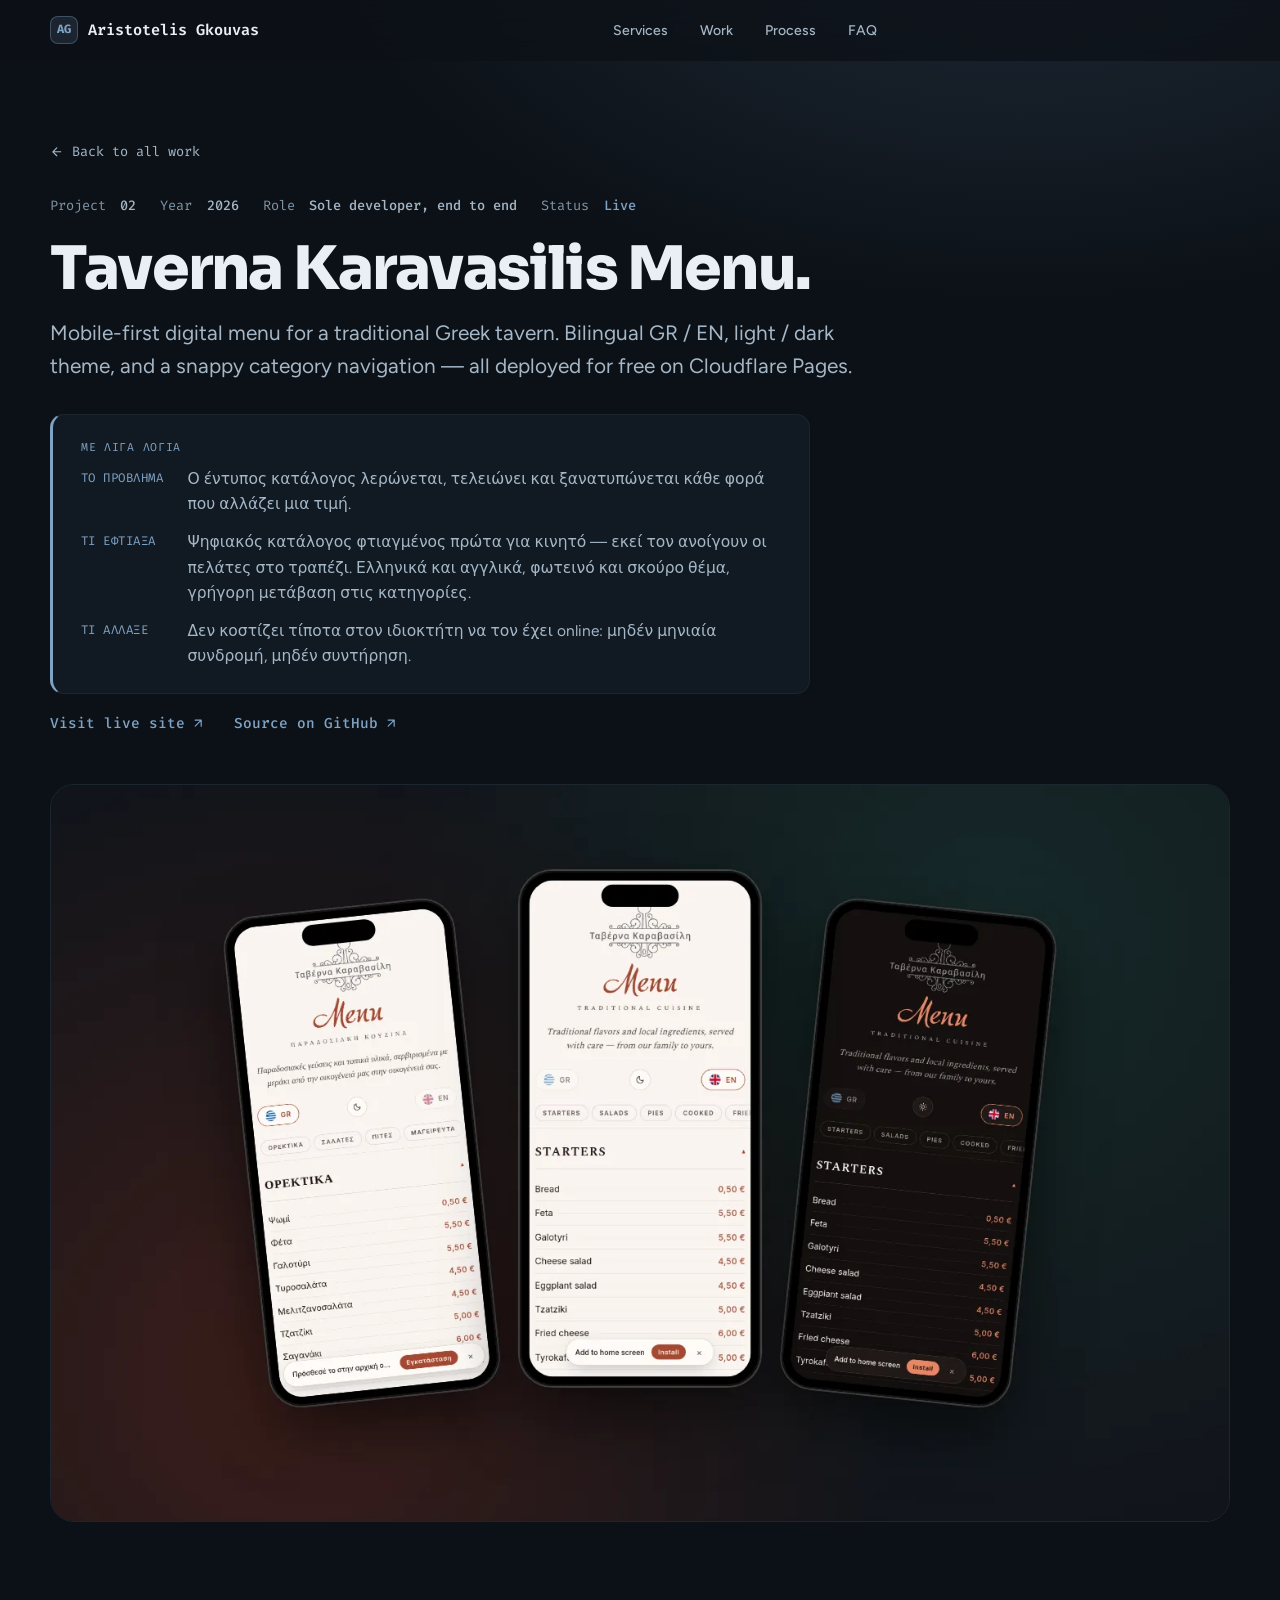
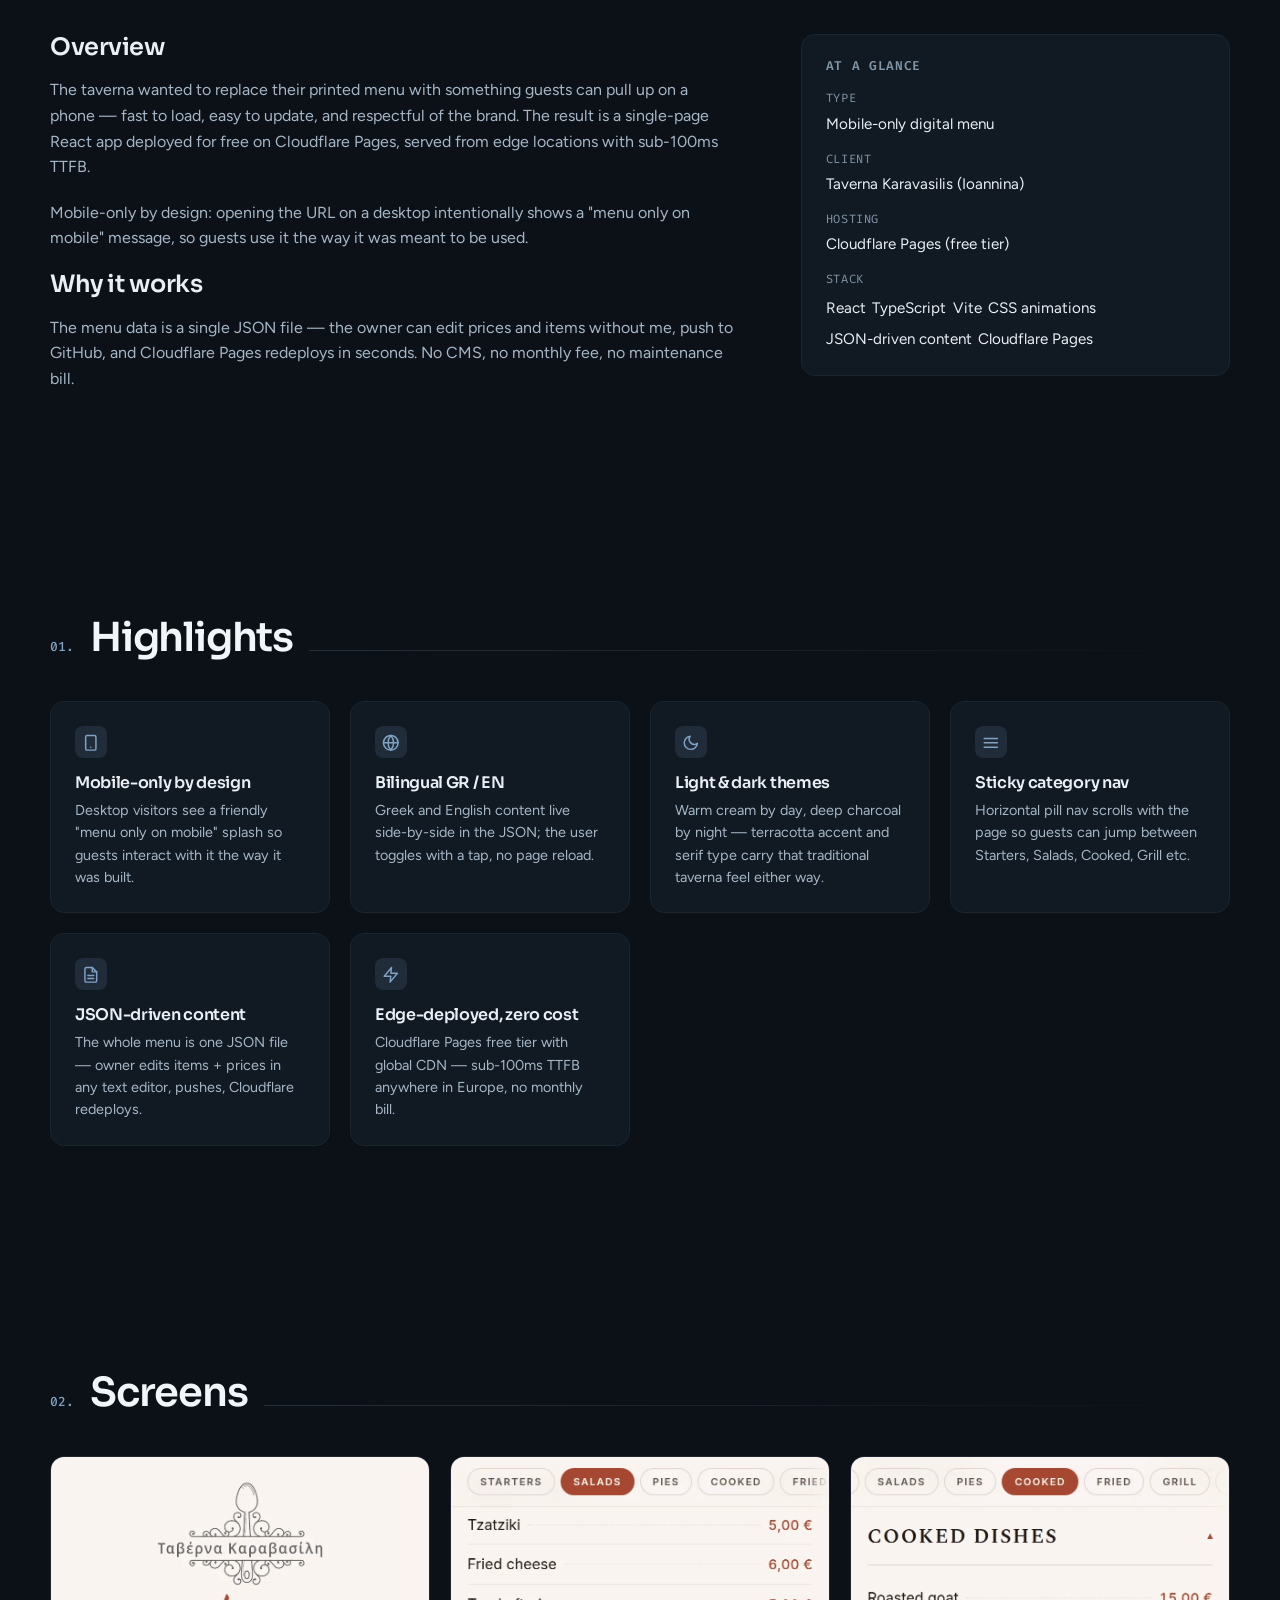
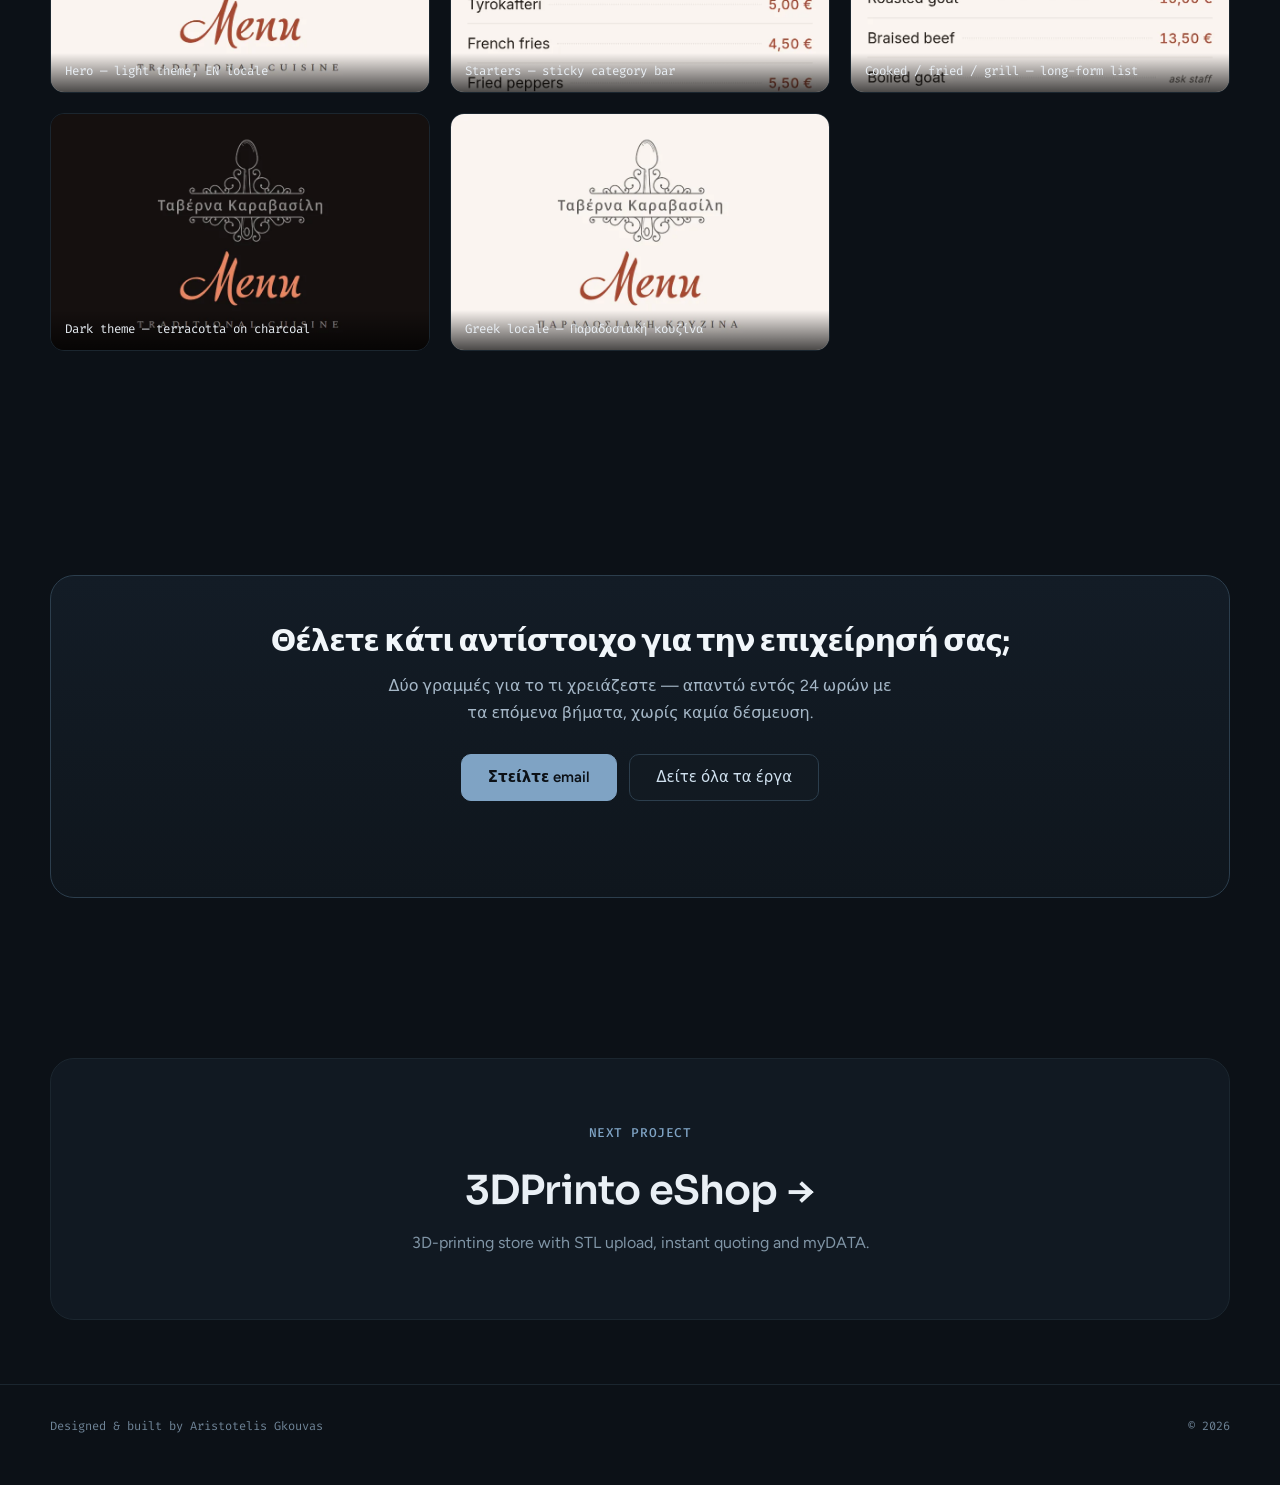
<file: projects/taverna-karavasilis/index.html>
<!DOCTYPE html>
<html lang="en" data-theme="dark">
  <head>
    <meta charset="UTF-8" />
    <meta name="viewport" content="width=device-width, initial-scale=1, viewport-fit=cover" />
    <meta name="theme-color" content="#0C1117" />
    <meta
      name="description"
      content="Taverna Karavasilis Menu — bilingual mobile-first digital menu for a Greek tavern, deployed on Cloudflare Pages."
    />
    <title>Taverna Karavasilis — Aristotelis Gkouvas</title>
    <link rel="icon" href="data:image/svg+xml,%3Csvg xmlns='http://www.w3.org/2000/svg' viewBox='0 0 32 32'%3E%3Crect width='32' height='32' rx='7' fill='%23131B23' stroke='%232C3E4D'/%3E%3Ctext x='16' y='21' font-family='Fira Code,monospace' font-size='13' font-weight='600' text-anchor='middle' fill='%239DBEDB'%3EAG%3C/text%3E%3C/svg%3E" />

    <link rel="canonical" href="https://aristotelisgkouvas.github.io/projects/taverna-karavasilis/" />
    <meta property="og:type" content="article" />
    <meta property="og:url" content="https://aristotelisgkouvas.github.io/projects/taverna-karavasilis/" />
    <meta property="og:title" content="Taverna Karavasilis Menu — Aristotelis Gkouvas" />
    <meta property="og:description" content="Mobile-first digital menu for a Greek tavern with bilingual support, theme switching and Cloudflare Pages deployment." />
    <meta property="og:image" content="https://aristotelisgkouvas.github.io/assets/projects/taverna/cover.png" />
    <meta name="twitter:card" content="summary_large_image" />
    <meta name="twitter:title" content="Taverna Karavasilis Menu — Aristotelis Gkouvas" />
    <meta name="twitter:description" content="Mobile-first digital menu for a Greek tavern with bilingual support, theme switching and Cloudflare Pages deployment." />
    <meta name="twitter:image" content="https://aristotelisgkouvas.github.io/assets/projects/taverna/cover.png" />

    <link rel="preconnect" href="https://fonts.googleapis.com" />
    <link rel="preconnect" href="https://fonts.gstatic.com" crossorigin />
    <link
      rel="stylesheet"
      href="https://fonts.googleapis.com/css2?family=Sora:wght@500;600;700&amp;family=Figtree:wght@400;500;600&amp;family=Fira+Code:wght@400;500&amp;display=swap"
    />
    <link rel="stylesheet" href="../../style.css" />
  </head>
  <body>
    <a href="#main" class="skip-link">Skip to content</a>

    <header class="site-header">
      <div class="container nav">
        <a href="../../" class="brand" aria-label="Home">
          <span class="brand-mark">AG</span>
          <span>Aristotelis Gkouvas</span>
        </a>
        <nav aria-label="Primary">
          <ul id="primary-nav" class="nav-links">
            <li><a href="../../#services">Services</a></li>
            <li><a href="../../#work">Work</a></li>
            <li><a href="../../#process">Process</a></li>
            <li><a href="../../#faq">FAQ</a></li>
          </ul>
        </nav>
        <div class="nav-cta">
          <button class="icon-btn menu-toggle" type="button" aria-label="Open menu" aria-expanded="false" aria-controls="primary-nav">
            <svg viewBox="0 0 24 24" fill="none" stroke="currentColor" stroke-width="2" stroke-linecap="round" aria-hidden="true">
              <line class="top" x1="4" y1="6" x2="20" y2="6"/>
              <line class="mid" x1="4" y1="12" x2="20" y2="12"/>
              <line class="bot" x1="4" y1="18" x2="20" y2="18"/>
            </svg>
          </button>
        </div>
      </div>
    </header>

    <main id="main">
      <section class="project-hero container">
        <a href="../../#work" class="project-back reveal">
          <svg viewBox="0 0 24 24" fill="none" stroke="currentColor" stroke-width="2" stroke-linecap="round" stroke-linejoin="round" aria-hidden="true" style="width:1em;height:1em;"><path d="M19 12H5M12 19l-7-7 7-7"/></svg>
          Back to all work
        </a>
        <div class="project-meta-row reveal">
          <span>Project <strong>02</strong></span>
          <span>Year <strong>2026</strong></span>
          <span>Role <strong>Sole developer, end to end</strong></span>
          <span>Status <strong style="color:var(--accent)">Live</strong></span>
        </div>
        <h1 class="project-title reveal">Taverna Karavasilis Menu.</h1>
        <p class="project-tagline reveal">
          Mobile-first digital menu for a traditional Greek tavern. Bilingual
          GR&nbsp;/&nbsp;EN, light&nbsp;/&nbsp;dark theme, and a snappy category
          navigation — all deployed for free on Cloudflare Pages.
        </p>
        <div class="summary-el reveal" lang="el">
          <p class="fact-label">Με λίγα λόγια</p>
          <dl class="summary-parts">
            <dt>Το πρόβλημα</dt>
            <dd>Ο έντυπος κατάλογος λερώνεται, τελειώνει και ξανατυπώνεται κάθε φορά που αλλάζει μια τιμή.</dd>
            <dt>Τι έφτιαξα</dt>
            <dd>Ψηφιακός κατάλογος φτιαγμένος πρώτα για κινητό — εκεί τον ανοίγουν οι πελάτες στο τραπέζι. Ελληνικά και αγγλικά, φωτεινό και σκούρο θέμα, γρήγορη μετάβαση στις κατηγορίες.</dd>
            <dt>Τι άλλαξε</dt>
            <dd>Δεν κοστίζει τίποτα στον ιδιοκτήτη να τον έχει online: μηδέν μηνιαία συνδρομή, μηδέν συντήρηση.</dd>
          </dl>
        </div>
        <p class="reveal" style="margin-top:1rem;">
          <a class="btn-link" href="https://taverna-karavasilis-menu.pages.dev/" target="_blank" rel="noopener">
            Visit live site
            <svg viewBox="0 0 24 24" fill="none" stroke="currentColor" stroke-width="2" stroke-linecap="round" stroke-linejoin="round" aria-hidden="true" style="width:1em;height:1em;"><path d="M7 17l10-10M7 7h10v10"/></svg>
          </a>
          <a class="btn-link" href="https://github.com/AristotelisGkouvas/taverna-karavasilis-menu" target="_blank" rel="noopener" style="margin-inline-start:1.5rem;">
            Source on GitHub
            <svg viewBox="0 0 24 24" fill="none" stroke="currentColor" stroke-width="2" stroke-linecap="round" stroke-linejoin="round" aria-hidden="true" style="width:1em;height:1em;"><path d="M7 17l10-10M7 7h10v10"/></svg>
          </a>
        </p>
      </section>

      <section class="container reveal">
        <div class="project-cover">
          <img src="../../assets/projects/taverna/cover.webp" width="1440" height="900" alt="Three phone mockups showing the Taverna Karavasilis menu in light EN, dark EN and dark GR modes" loading="lazy" decoding="async" />
        </div>
      </section>

      <section class="section container">
        <div class="project-overview">
          <div class="reveal">
            <h2>Overview</h2>
            <p>
              The taverna wanted to replace their printed menu with something
              guests can pull up on a phone — fast to load, easy to update,
              and respectful of the brand. The result is a single-page React
              app deployed for free on Cloudflare Pages, served from edge
              locations with sub-100ms TTFB.
            </p>
            <p>
              Mobile-only by design: opening the URL on a desktop intentionally
              shows a "menu only on mobile" message, so guests use it the way
              it was meant to be used.
            </p>
            <h2>Why it works</h2>
            <p>
              The menu data is a single JSON file — the owner can edit prices
              and items without me, push to GitHub, and Cloudflare Pages
              redeploys in seconds. No CMS, no monthly fee, no maintenance bill.
            </p>
          </div>
          <aside class="facts reveal">
            <h3>At a glance</h3>
            <dl>
              <div>
                <dt>Type</dt>
                <dd>Mobile-only digital menu</dd>
              </div>
              <div>
                <dt>Client</dt>
                <dd>Taverna Karavasilis (Ioannina)</dd>
              </div>
              <div>
                <dt>Hosting</dt>
                <dd>Cloudflare Pages (free tier)</dd>
              </div>
              <div>
                <dt>Stack</dt>
                <dd>
                  <ul class="facts-stack">
                    <li class="tag accent">React</li>
                    <li class="tag">TypeScript</li>
                    <li class="tag">Vite</li>
                    <li class="tag">CSS animations</li>
                    <li class="tag">JSON-driven content</li>
                    <li class="tag">Cloudflare Pages</li>
                  </ul>
                </dd>
              </div>
            </dl>
          </aside>
        </div>
      </section>

      <section class="section container">
        <div class="section-head reveal">
          <span class="section-num">01.</span>
          <h2 class="h-section">Highlights</h2>
          <span class="section-divider" aria-hidden="true"></span>
        </div>
        <div class="feature-grid">
          <article class="feature reveal">
            <div class="feature-icon"><svg viewBox="0 0 24 24" fill="none" stroke="currentColor" stroke-width="2" stroke-linecap="round" stroke-linejoin="round" aria-hidden="true"><rect x="5" y="2" width="14" height="20" rx="2"/><line x1="12" y1="18" x2="12" y2="18.01"/></svg></div>
            <h3>Mobile-only by design</h3>
            <p>Desktop visitors see a friendly "menu only on mobile" splash so guests interact with it the way it was built.</p>
          </article>
          <article class="feature reveal">
            <div class="feature-icon"><svg viewBox="0 0 24 24" fill="none" stroke="currentColor" stroke-width="2" stroke-linecap="round" stroke-linejoin="round" aria-hidden="true"><circle cx="12" cy="12" r="10"/><path d="M2 12h20M12 2a15 15 0 0 1 0 20M12 2a15 15 0 0 0 0 20"/></svg></div>
            <h3>Bilingual GR / EN</h3>
            <p>Greek and English content live side-by-side in the JSON; the user toggles with a tap, no page reload.</p>
          </article>
          <article class="feature reveal">
            <div class="feature-icon"><svg viewBox="0 0 24 24" fill="none" stroke="currentColor" stroke-width="2" stroke-linecap="round" stroke-linejoin="round" aria-hidden="true"><path d="M21 12.79A9 9 0 1 1 11.21 3 7 7 0 0 0 21 12.79z"/></svg></div>
            <h3>Light &amp; dark themes</h3>
            <p>Warm cream by day, deep charcoal by night — terracotta accent and serif type carry that traditional taverna feel either way.</p>
          </article>
          <article class="feature reveal">
            <div class="feature-icon"><svg viewBox="0 0 24 24" fill="none" stroke="currentColor" stroke-width="2" stroke-linecap="round" stroke-linejoin="round" aria-hidden="true"><line x1="3" y1="6" x2="21" y2="6"/><line x1="3" y1="12" x2="21" y2="12"/><line x1="3" y1="18" x2="21" y2="18"/></svg></div>
            <h3>Sticky category nav</h3>
            <p>Horizontal pill nav scrolls with the page so guests can jump between Starters, Salads, Cooked, Grill etc.</p>
          </article>
          <article class="feature reveal">
            <div class="feature-icon"><svg viewBox="0 0 24 24" fill="none" stroke="currentColor" stroke-width="2" stroke-linecap="round" stroke-linejoin="round" aria-hidden="true"><path d="M14 2H6a2 2 0 0 0-2 2v16a2 2 0 0 0 2 2h12a2 2 0 0 0 2-2V8z"/><path d="M14 2v6h6"/><path d="M16 13H8M16 17H8"/></svg></div>
            <h3>JSON-driven content</h3>
            <p>The whole menu is one JSON file — owner edits items + prices in any text editor, pushes, Cloudflare redeploys.</p>
          </article>
          <article class="feature reveal">
            <div class="feature-icon"><svg viewBox="0 0 24 24" fill="none" stroke="currentColor" stroke-width="2" stroke-linecap="round" stroke-linejoin="round" aria-hidden="true"><polyline points="13 2 3 14 12 14 11 22 21 10 12 10 13 2"/></svg></div>
            <h3>Edge-deployed, zero cost</h3>
            <p>Cloudflare Pages free tier with global CDN — sub-100ms TTFB anywhere in Europe, no monthly bill.</p>
          </article>
        </div>
      </section>

      <section class="section container">
        <div class="section-head reveal">
          <span class="section-num">02.</span>
          <h2 class="h-section">Screens</h2>
          <span class="section-divider" aria-hidden="true"></span>
        </div>
        <div class="gallery-grid">
          <a class="gallery-item reveal" href="../../assets/projects/taverna/01-hero.webp" data-caption="Hero — light theme, English locale">
            <img src="../../assets/projects/taverna/01-hero.webp" width="828" height="1792" alt="Hero — light theme, English locale" loading="lazy" />
            <span class="gallery-caption">Hero — light theme, EN locale</span>
          </a>
          <a class="gallery-item reveal" href="../../assets/projects/taverna/02-starters.webp" data-caption="Starters — sticky category bar follows the scroll">
            <img src="../../assets/projects/taverna/02-starters.webp" width="828" height="1792" alt="Starters with sticky category bar" loading="lazy" />
            <span class="gallery-caption">Starters — sticky category bar</span>
          </a>
          <a class="gallery-item reveal" href="../../assets/projects/taverna/03-cooked.webp" data-caption="Cooked, fried &amp; grill — items priced or marked &quot;ask staff&quot;">
            <img src="../../assets/projects/taverna/03-cooked.webp" width="828" height="1792" alt="Cooked, fried and grill sections" loading="lazy" />
            <span class="gallery-caption">Cooked / fried / grill — long-form list</span>
          </a>
          <a class="gallery-item reveal" href="../../assets/projects/taverna/04-dark.webp" data-caption="Dark theme — terracotta on charcoal, same serif identity">
            <img src="../../assets/projects/taverna/04-dark.webp" width="828" height="1792" alt="Dark theme — terracotta on charcoal" loading="lazy" />
            <span class="gallery-caption">Dark theme — terracotta on charcoal</span>
          </a>
          <a class="gallery-item reveal" href="../../assets/projects/taverna/05-greek.webp" data-caption="Greek locale — Παραδοσιακή κουζίνα, ΟΡΕΚΤΙΚΑ / ΣΑΛΑΤΕΣ / ΠΙΤΕΣ">
            <img src="../../assets/projects/taverna/05-greek.webp" width="828" height="1792" alt="Greek locale — Παραδοσιακή κουζίνα" loading="lazy" />
            <span class="gallery-caption">Greek locale — <span lang="el">Παραδοσιακή κουζίνα</span></span>
          </a>
        </div>
      </section>

      <section class="section container">
        <div class="case-cta reveal">
          <h2>Θέλετε κάτι αντίστοιχο για την επιχείρησή σας;</h2>
          <p>Δύο γραμμές για το τι χρειάζεστε — απαντώ εντός 24 ωρών με τα επόμενα βήματα, χωρίς καμία δέσμευση.</p>
          <div class="hero-actions">
            <a href="mailto:aristotelisgouvas@gmail.com" class="btn btn-primary">Στείλτε email</a>
            <a href="../../#work" class="btn btn-ghost">Δείτε όλα τα έργα</a>
          </div>
        </div>
      </section>

      <a href="../3dprinto-eshop/" class="container next-project reveal" style="text-decoration:none;display:flex;">
        <p class="eyebrow">Next project</p>
        <h2>3DPrinto eShop →</h2>
        <p class="muted">3D-printing store with STL upload, instant quoting and myDATA.</p>
      </a>
    </main>

    <footer class="site-footer">
      <div class="container footer-row">
        <span>Designed &amp; built by Aristotelis Gkouvas</span>
        <span>© <span id="year">2026</span></span>
      </div>
    </footer>

    <script src="../../script.js"></script>
    <script>document.getElementById("year").textContent = new Date().getFullYear();</script>
  </body>
</html>
</file>
<file: style.css>
/* ==========================================================
   Aristotelis Gkouvas — Portfolio
   Dark, steel-blue + gold — Portfolio v2 design canvas
   ========================================================== */

/* Fonts are linked from each page's <head>, not @import-ed here: an @import
   inside the stylesheet serialises the download (HTML -> CSS -> font CSS ->
   font files) and blocks first paint for a whole extra round trip. */

/* -- Theme tokens ------------------------------------------- */

:root {
  --bg: #0C1117;
  --bg-2: #0F161D;
  --surface: #111922;
  --surface-2: #16202A;
  --border: #1B262F;
  --border-2: #2C3E4D;
  --text: #E9EFF5;
  --text-2: #A5B7C7;
  --text-3: #8095A6;
  --accent: #7FA3C4;
  --accent-2: #9DBEDB;
  --accent-soft: rgba(127, 163, 196, 0.14);
  --gold: #D9B27C;
  --green: #7FC9A0;
  --green-soft: rgba(127, 201, 160, 0.07);
  --text-strong: #F1F6FA;
  --text-4: #6F8497;
  --danger: hsl(355 80% 60%);
  --warn: hsl(38 92% 60%);

  --shadow-1: 0 4px 16px rgba(0, 0, 0, 0.35);
  --shadow-2: 0 12px 40px rgba(0, 0, 0, 0.45);
  --glow: 0 0 24px rgba(127, 163, 196, 0.2);

  --radius-sm: 0.5rem;
  --radius: 0.875rem;
  --radius-lg: 1.5rem;
  --radius-pill: 999px;

  --container: 1180px;
  --container-prose: 720px;

  --font-sans: "Figtree", system-ui, -apple-system, "Segoe UI", sans-serif;
  --font-display: "Sora", "Figtree", system-ui, sans-serif;
  --font-mono: "Fira Code", ui-monospace, "JetBrains Mono", monospace;

  --ease: cubic-bezier(0.2, 0.8, 0.2, 1);
  --t-fast: 150ms;
  --t-base: 280ms;
  --t-slow: 600ms;

  color-scheme: dark;
}

/* -- Reset + base ------------------------------------------- */

*,
*::before,
*::after {
  box-sizing: border-box;
}

* {
  margin: 0;
  padding: 0;
}

html {
  scroll-behavior: smooth;
  -webkit-text-size-adjust: 100%;
}

/* The closed mobile nav is parked off-screen right (translateX(100%)), which
   otherwise widens the document and lets the page scroll sideways on a phone.
   `clip` instead of `hidden` so it doesn't turn the root into a scroll
   container and break sticky positioning. */
html {
  overflow-x: clip;
}

body {
  font-family: var(--font-sans);
  font-size: 1rem;
  line-height: 1.6;
  color: var(--text);
  background: var(--bg);
  background-image:
    radial-gradient(1000px 560px at 80% -10%, rgba(95, 131, 166, 0.22), transparent 70%);
  background-attachment: fixed;
  -webkit-font-smoothing: antialiased;
  text-rendering: optimizeLegibility;
  transition: background-color var(--t-base) var(--ease), color var(--t-base) var(--ease);
}

img,
svg {
  display: block;
  max-width: 100%;
  height: auto;
}

a {
  color: inherit;
  text-decoration: none;
  transition: color var(--t-fast) var(--ease);
}

a:hover {
  color: var(--accent);
}

button {
  font: inherit;
  color: inherit;
  background: none;
  border: 0;
  cursor: pointer;
}

ul {
  list-style: none;
}

/* The UA's `[hidden] { display: none }` loses to any author rule that sets
   display — `.btn` did exactly that, so the WhatsApp button rendered (and led
   nowhere) even while PHONE was empty. */
[hidden] {
  display: none !important;
}

::selection {
  background: var(--accent-soft);
  color: var(--accent);
}

:focus-visible {
  outline: 2px solid var(--accent);
  outline-offset: 3px;
  border-radius: 4px;
}

.skip-link {
  position: absolute;
  left: -9999px;
  top: 0;
  background: var(--accent);
  color: var(--bg);
  padding: 0.5rem 1rem;
  font-weight: 600;
  z-index: 200;
}
.skip-link:focus {
  left: 0.5rem;
  top: 0.5rem;
}

/* -- Typography --------------------------------------------- */

h1, h2, h3, h4 {
  font-family: var(--font-display);
  font-weight: 600;
  line-height: 1.15;
  letter-spacing: -0.02em;
  color: var(--text);
}

.h-display {
  font-size: clamp(2.5rem, 6vw, 4.5rem);
  font-weight: 800;
  letter-spacing: -0.03em;
  line-height: 1.05;
}

.h-section {
  font-size: clamp(28px, 3.6vw, 40px);
  font-weight: 600;
  letter-spacing: -0.03em;
  color: var(--text-strong);
}

.eyebrow {
  font-family: var(--font-mono);
  font-size: 0.8rem;
  font-weight: 500;
  color: var(--accent);
  letter-spacing: 0.04em;
  text-transform: uppercase;
}

.lead {
  font-size: clamp(1.05rem, 1.5vw, 1.2rem);
  color: var(--text-2);
  line-height: 1.65;
  max-width: 60ch;
}

.muted { color: var(--text-3); }
.mono { font-family: var(--font-mono); }

/* -- Layout primitives -------------------------------------- */

.container {
  width: min(100% - 2rem, var(--container));
  margin-inline: auto;
}

.section {
  padding-block: clamp(4rem, 10vw, 7rem);
  position: relative;
}

.section-head {
  display: flex;
  align-items: baseline;
  gap: 1rem;
  margin-bottom: 2.5rem;
  flex-wrap: wrap;
}

.section-num {
  font-family: var(--font-mono);
  color: var(--accent);
  font-size: 0.95rem;
  font-weight: 500;
}

.section-divider {
  flex: 1;
  height: 1px;
  background: linear-gradient(to right, var(--border), transparent);
  min-width: 4rem;
}

/* -- Header / Nav ------------------------------------------- */

.site-header {
  position: sticky;
  top: 0;
  z-index: 50;
  backdrop-filter: blur(12px);
  -webkit-backdrop-filter: blur(12px);
  background: color-mix(in srgb, var(--bg) 75%, transparent);
  border-bottom: 1px solid transparent;
  transition: border-color var(--t-base) var(--ease), background var(--t-base) var(--ease);
}

.site-header.scrolled {
  border-bottom-color: var(--border);
  background: color-mix(in srgb, var(--bg) 92%, transparent);
}

.nav {
  display: flex;
  align-items: center;
  justify-content: space-between;
  gap: 1.5rem;
  padding-block: 1rem;
}

.brand {
  display: inline-flex;
  align-items: center;
  gap: 0.625rem;
  font-family: var(--font-mono);
  font-weight: 600;
  font-size: 0.95rem;
  color: var(--text);
}

.brand-mark {
  width: 1.75rem;
  height: 1.75rem;
  border-radius: var(--radius-sm);
  display: grid;
  place-items: center;
  background: var(--accent-soft);
  color: var(--accent);
  font-weight: 700;
  font-size: 0.75rem;
  border: 1px solid color-mix(in srgb, var(--accent) 35%, transparent);
}

.nav-links {
  display: flex;
  gap: 2rem;
  align-items: center;
}

.nav-links a {
  font-size: 0.95rem;
  color: var(--text-2);
  font-weight: 500;
  display: inline-flex;
  align-items: center;
  gap: 0.4rem;
  position: relative;
}

.nav-links a::before {
  content: counter(navlink, decimal-leading-zero) ".";
  font-family: var(--font-mono);
  font-size: 0.75rem;
  color: var(--accent);
  counter-increment: navlink;
}

.nav-links {
  counter-reset: navlink;
}

.nav-links a:hover { color: var(--text); }
.nav-links a.is-active { color: var(--accent); }

.nav-cta {
  display: flex;
  align-items: center;
  gap: 0.5rem;
}

.icon-btn {
  width: 2.25rem;
  height: 2.25rem;
  display: grid;
  place-items: center;
  border-radius: var(--radius-sm);
  color: var(--text-2);
  transition: background var(--t-fast) var(--ease), color var(--t-fast) var(--ease);
  cursor: pointer;
}

.icon-btn:hover {
  background: var(--surface);
  color: var(--accent);
}

.icon-btn svg { width: 1.1rem; height: 1.1rem; }

.menu-toggle {
  display: none;
}

/* -- Buttons ------------------------------------------------ */

.btn {
  display: inline-flex;
  align-items: center;
  gap: 0.5rem;
  padding: 0.75rem 1.25rem;
  border-radius: var(--radius);
  font-weight: 500;
  font-size: 0.95rem;
  font-family: var(--font-sans);
  border: 1px solid transparent;
  transition: all var(--t-fast) var(--ease);
  cursor: pointer;
  text-decoration: none;
  line-height: 1;
}

.btn svg { width: 1rem; height: 1rem; }

.btn-primary {
  background: var(--accent);
  color: var(--bg);
  border-color: var(--accent);
  box-shadow: 0 0 0 0 var(--accent-soft);
}

.btn-primary:hover {
  background: var(--accent-2);
  border-color: var(--accent-2);
  color: var(--bg);
  transform: translateY(-1px);
  box-shadow: 0 8px 24px var(--accent-soft);
}

.btn-ghost {
  background: transparent;
  color: var(--text);
  border-color: var(--border-2);
}

.btn-ghost:hover {
  border-color: var(--accent);
  color: var(--accent);
  transform: translateY(-1px);
}

/* Used on its own, without .btn — so it has to lay itself out. Without this
   the trailing arrow inherits the global `svg { display: block }` and drops
   onto its own line under the label. */
.btn-link {
  display: inline-flex;
  align-items: center;
  gap: 0.4rem;
  padding: 0;
  background: transparent;
  color: var(--accent);
  font-family: var(--font-mono);
  font-size: 0.9rem;
  font-weight: 500;
  transition: gap var(--t-fast) var(--ease), color var(--t-fast) var(--ease);
}
.btn-link:hover {
  color: var(--accent-2);
  gap: 0.7rem;
}

/* -- Hero --------------------------------------------------- */
.hero-greet {
  font-family: var(--font-mono);
  color: var(--accent);
  font-size: 1rem;
  margin-bottom: 1rem;
}

.hero-actions {
  display: flex;
  gap: 1rem;
  flex-wrap: wrap;
  margin-bottom: 3rem;
}

/* -- About -------------------------------------------------- */
.fact-label {
  font-family: var(--font-mono);
  font-size: 0.72rem;
  text-transform: uppercase;
  letter-spacing: 0.06em;
  color: var(--accent);
  margin-bottom: 0.5rem !important;
}

.fact-value {
  color: var(--text);
  font-size: 0.95rem;
  font-weight: 500;
}

.fact-sub {
  color: var(--text-3) !important;
  font-size: 0.85rem;
  margin-top: 0.25rem !important;
}

/* -- Skills ------------------------------------------------- */
.skill-tags {
  display: flex;
  flex-wrap: wrap;
  gap: 0.45rem;
}

/* -- Footer ------------------------------------------------- */

.site-footer {
  padding-block: 2rem 3rem;
  border-top: 1px solid var(--border);
  margin-top: 4rem;
}

.footer-row {
  display: flex;
  justify-content: space-between;
  align-items: center;
  gap: 1rem;
  flex-wrap: wrap;
  font-family: var(--font-mono);
  font-size: 0.8rem;
  color: var(--text-3);
}

/* -- Project page ------------------------------------------- */

.project-hero {
  padding-block: clamp(3rem, 7vw, 5rem) clamp(2rem, 5vw, 3rem);
}

.project-back {
  display: inline-flex;
  align-items: center;
  gap: 0.5rem;
  font-family: var(--font-mono);
  font-size: 0.85rem;
  color: var(--text-2);
  margin-bottom: 2rem;
  transition: all var(--t-fast) var(--ease);
}

.project-back:hover {
  color: var(--accent);
  gap: 0.75rem;
}

.project-meta-row {
  display: flex;
  gap: 0.5rem 1.5rem;
  flex-wrap: wrap;
  margin-bottom: 1.25rem;
  font-family: var(--font-mono);
  font-size: 0.85rem;
  color: var(--text-3);
}

.project-meta-row span strong {
  color: var(--text-2);
  font-weight: 500;
  margin-left: 0.4rem;
}

.project-title {
  font-size: clamp(2.2rem, 5vw, 3.75rem);
  font-weight: 800;
  letter-spacing: -0.03em;
  line-height: 1.05;
  margin-bottom: 1rem;
}

.project-tagline {
  font-size: clamp(1.1rem, 1.8vw, 1.3rem);
  color: var(--text-2);
  max-width: 65ch;
  margin-bottom: 2rem;
}

.project-cover {
  border-radius: var(--radius-lg);
  overflow: hidden;
  border: 1px solid var(--border);
  background: var(--bg-2);
}

.project-cover img {
  width: 100%;
  display: block;
}

.project-overview {
  display: grid;
  grid-template-columns: minmax(0, 1.6fr) minmax(0, 1fr);
  gap: clamp(2rem, 5vw, 4rem);
  align-items: start;
}

.project-overview h2 {
  font-size: 1.5rem;
  margin-bottom: 1rem;
}

.project-overview p {
  color: var(--text-2);
}

.project-overview p + p,
.project-overview p + h2 {
  margin-top: 1.25rem;
}

.facts {
  background: var(--surface);
  border: 1px solid var(--border);
  border-radius: var(--radius);
  padding: 1.5rem;
  position: sticky;
  top: 6rem;
}

.facts h3 {
  font-family: var(--font-mono);
  font-size: 0.8rem;
  text-transform: uppercase;
  letter-spacing: 0.05em;
  color: var(--text-3);
  margin-bottom: 1rem;
}

.facts dl {
  display: grid;
  gap: 0.85rem;
}

.facts dt {
  font-family: var(--font-mono);
  font-size: 0.75rem;
  color: var(--text-3);
  text-transform: uppercase;
  letter-spacing: 0.05em;
  margin-bottom: 0.2rem;
}

.facts dd {
  font-size: 0.95rem;
  color: var(--text);
}

.facts-stack {
  display: flex;
  flex-wrap: wrap;
  gap: 0.4rem;
  margin-top: 0.4rem;
}

.feature-grid {
  display: grid;
  grid-template-columns: repeat(auto-fit, minmax(280px, 1fr));
  gap: 1.25rem;
}

.feature {
  background: var(--surface);
  border: 1px solid var(--border);
  border-radius: var(--radius);
  padding: 1.5rem;
  transition: border-color var(--t-base) var(--ease), transform var(--t-base) var(--ease);
}

.feature:hover {
  border-color: var(--border-2);
  transform: translateY(-2px);
}

.feature-icon {
  width: 2rem;
  height: 2rem;
  border-radius: var(--radius-sm);
  background: var(--accent-soft);
  color: var(--accent);
  display: grid;
  place-items: center;
  margin-bottom: 1rem;
}

.feature-icon svg { width: 1.1rem; height: 1.1rem; }

.feature h3 {
  font-size: 1rem;
  margin-bottom: 0.4rem;
}

.feature p {
  color: var(--text-2);
  font-size: 0.9rem;
  line-height: 1.55;
}

/* -- Project gallery + lightbox ----------------------------- */

.gallery-grid {
  display: grid;
  grid-template-columns: repeat(auto-fit, minmax(320px, 1fr));
  gap: 1.25rem;
}

.gallery-item {
  display: block;
  border-radius: var(--radius);
  overflow: hidden;
  border: 1px solid var(--border);
  background: var(--bg-2);
  position: relative;
  aspect-ratio: 16 / 10;
  cursor: zoom-in;
  transition: border-color var(--t-base) var(--ease), transform var(--t-base) var(--ease);
}

.gallery-item:hover {
  border-color: var(--accent);
  transform: translateY(-3px);
}

.gallery-item img {
  width: 100%;
  height: 100%;
  object-fit: cover;
  object-position: top center;
  display: block;
  transition: transform var(--t-slow) var(--ease);
}

.gallery-item:hover img {
  transform: scale(1.04);
}

.gallery-caption {
  position: absolute;
  inset: auto 0 0 0;
  padding: 0.6rem 0.9rem;
  background: linear-gradient(0deg, hsl(0 0% 0% / 0.7), transparent);
  font-family: var(--font-mono);
  font-size: 0.78rem;
  color: var(--text);
  pointer-events: none;
}

.lightbox {
  border: 0;
  padding: 0;
  background: hsl(0 0% 0% / 0.92);
  color: var(--text);
  width: min(96vw, 1400px);
  max-width: 96vw;
  max-height: 96vh;
  border-radius: var(--radius);
}

.lightbox::backdrop {
  background: hsl(0 0% 0% / 0.85);
  backdrop-filter: blur(6px);
}

.lightbox[open] {
  display: flex;
  flex-direction: column;
  gap: 0.75rem;
  padding: 1rem;
}

.lightbox img {
  width: 100%;
  max-height: 80vh;
  object-fit: contain;
  border-radius: var(--radius-sm);
  background: var(--bg-2);
}

.lightbox-foot {
  display: flex;
  align-items: center;
  justify-content: space-between;
  gap: 1rem;
  font-family: var(--font-mono);
  font-size: 0.8rem;
  color: var(--text-2);
}

.lightbox-close {
  display: inline-flex;
  align-items: center;
  gap: 0.4rem;
  padding: 0.45rem 0.9rem;
  border-radius: var(--radius-sm);
  background: var(--surface);
  border: 1px solid var(--border);
  color: var(--text);
  cursor: pointer;
  font-family: var(--font-mono);
  font-size: 0.78rem;
  transition: all var(--t-fast) var(--ease);
}

.lightbox-close:hover {
  border-color: var(--accent);
  color: var(--accent);
}

.next-project {
  display: flex;
  flex-direction: column;
  align-items: center;
  text-align: center;
  padding: 4rem 1.5rem;
  background: var(--surface);
  border: 1px solid var(--border);
  border-radius: var(--radius-lg);
  margin-top: 3rem;
  gap: 1rem;
}

.next-project .eyebrow { margin-bottom: 0.5rem; }

.next-project h2 {
  font-size: clamp(1.75rem, 3.5vw, 2.5rem);
  letter-spacing: -0.02em;
}

/* -- Reveal animation --------------------------------------- */
/* Content is visible by default — JS opts-in to the hidden state via
   `html.js-reveal` so it never leaves users with JS off looking at a blank page. */

.reveal {
  transition: opacity 700ms var(--ease), transform 700ms var(--ease);
}

html.js-reveal .reveal:not(.is-visible) {
  opacity: 0;
  transform: translateY(20px);
}

@media (prefers-reduced-motion: reduce) {
  *, *::before, *::after {
    animation-duration: 0.01ms !important;
    animation-iteration-count: 1 !important;
    transition-duration: 0.01ms !important;
    scroll-behavior: auto !important;
  }
  .reveal { opacity: 1; transform: none; }
}

/* -- View transitions (Chromium) ---------------------------- */

@view-transition {
  navigation: auto;
}

::view-transition-old(root),
::view-transition-new(root) {
  animation-duration: 280ms;
  animation-timing-function: cubic-bezier(0.2, 0.8, 0.2, 1);
}

/* -- Responsive --------------------------------------------- */

@media (max-width: 900px) {
  .project-overview {
    grid-template-columns: 1fr;
  }
  .facts {
    position: relative;
    top: auto;
  }
}

@media (max-width: 720px) {
  /* The header carries brand + language toggle + CTA + burger. On a 360px
     phone that does not fit, and `overflow-x: clip` would silently cut the
     burger off rather than let you scroll to it — so drop the CTA (Contact is
     in the panel and at the foot of the page) and let the row wrap. */
  .nav { flex-wrap: wrap; gap: 0.75rem; }
  .nav-cta-link { display: none; }
  .brand { min-width: 0; }
  .brand span:last-child { overflow: hidden; text-overflow: ellipsis; white-space: nowrap; }

  .nav-links {
    position: fixed;
    inset: 0;
    flex-direction: column;
    justify-content: center;
    gap: 1.5rem;
    background: var(--bg);
    padding: 4rem 2rem;
    transform: translateX(100%);
    /* A panel parked off-screen is still in the tab order, so keyboard and
       screen-reader users walk through five invisible links. `visibility`
       takes it out of both, and still animates because it is discrete. */
    visibility: hidden;
    transition: transform var(--t-base) var(--ease),
                visibility 0s linear var(--t-base);
    z-index: 40;
  }

  .nav-links.is-open {
    transform: translateX(0);
    visibility: visible;
    transition: transform var(--t-base) var(--ease), visibility 0s;
  }

  .nav-links a {
    font-size: 1.5rem;
  }

  .menu-toggle {
    display: grid;
    z-index: 60;
  }

  .menu-toggle.is-open svg .top { transform: translateY(7px) rotate(45deg); }
  .menu-toggle.is-open svg .mid { opacity: 0; }
  .menu-toggle.is-open svg .bot { transform: translateY(-7px) rotate(-45deg); }

  .menu-toggle svg line {
    transform-origin: center;
    transition: all var(--t-fast) var(--ease);
  }

  body.menu-open { overflow: hidden; }

  .hero-actions { gap: 0.75rem; }
  .hero-actions .btn {
    flex: 1;
    min-width: 140px;
    justify-content: center;
  }


  .next-project { padding: 2.5rem 1.25rem; }
}

@media (max-width: 420px) {
  .brand span:last-child { display: none; }
}

/* -- Greek summary on case studies ------------------------ */
/* The body of each case study is an engineering write-up in English. This
   block is what the person who would actually pay reads, so it gets the
   prominence: what was wrong, what was built, what changed. */

.summary-el {
  margin-top: 2rem;
  padding: 1.5rem 1.75rem;
  border: 1px solid var(--border);
  border-left: 3px solid var(--accent);
  border-radius: var(--radius);
  background: var(--surface);
  max-width: 760px;
}

.summary-el .fact-label { margin-bottom: 1rem; }

.summary-parts {
  display: grid;
  grid-template-columns: auto 1fr;
  gap: 0.75rem 1.5rem;
}

.summary-parts dt {
  font-family: var(--font-mono);
  font-size: 0.78rem;
  letter-spacing: 0.04em;
  text-transform: uppercase;
  color: var(--accent);
  white-space: nowrap;
  padding-top: 0.2rem;
}

.summary-parts dd {
  color: var(--text-2);
  font-size: 0.97rem;
  line-height: 1.65;
  text-wrap: pretty;
}

@media (max-width: 620px) {
  .summary-el { padding: 1.25rem; }
  .summary-parts { grid-template-columns: 1fr; gap: 0.25rem; }
  .summary-parts dd { margin-bottom: 0.9rem; }
  .summary-parts dd:last-child { margin-bottom: 0; }
}

/* -- Confidentiality / demo-data note ----------------------- */

.data-note {
  display: flex;
  align-items: flex-start;
  gap: 0.65rem;
  margin-top: 1.5rem;
  padding: 0.85rem 1.1rem;
  border: 1px dashed var(--border-2);
  border-radius: var(--radius-sm);
  background: var(--bg-2);
  font-size: 0.86rem;
  color: var(--text-3);
  line-height: 1.5;
}

.data-note svg {
  width: 1.05em;
  height: 1.05em;
  flex: none;
  margin-top: 0.15em;
  color: var(--text-3);
}

/* -- Copy-to-clipboard email -------------------------------- */

.contact-actions {
  display: flex;
  flex-wrap: wrap;
  gap: 0.75rem;
  justify-content: center;
  align-items: center;
  margin-block: 2rem 3rem;
}

.contact-actions .contact-email { margin-block: 0; }

.copy-email {
  display: inline-flex;
  align-items: center;
  gap: 0.5rem;
  font-family: var(--font-mono);
  font-size: 0.9rem;
  color: var(--text-2);
  background: var(--surface);
  border: 1px solid var(--border);
  border-radius: var(--radius);
  padding: 0.85rem 1.1rem;
  cursor: pointer;
  transition: all var(--t-base) var(--ease);
}

.copy-email:hover {
  border-color: var(--accent);
  color: var(--accent);
}

.copy-email svg { width: 1em; height: 1em; }
.copy-email.is-copied { color: var(--accent); border-color: var(--accent); }

/* -- Print -------------------------------------------------- */
/* Recruiters print the page or save it as a PDF for a hiring panel. Without
   this the dark theme either burns a cartridge or prints white on white. */

@media print {
  :root {
    --bg: #fff;
    --bg-2: #fff;
    --surface: #fff;
    --surface-2: #fff;
    --border: #c9ccd2;
    --border-2: #a8acb4;
    --text: #16181d;
    --text-2: #33373f;
    --text-3: #565b66;
    --accent: #2F5A7E;
    --accent-2: #2F5A7E;
    --accent-soft: #eef3f8;
    --gold: #8a6b3a;
    --green: #2f7a55;
    --text-strong: #101418;
    --shadow-1: none;
    --shadow-2: none;
    --glow: none;
    color-scheme: light;
  }

  html { scroll-behavior: auto; }

  body {
    background: #fff;
    color: #16181d;
    font-size: 11pt;
  }

  /* Chrome/Safari otherwise drop every background and border. */
  * { -webkit-print-color-adjust: exact; print-color-adjust: exact; }

  .site-header,
  .menu-toggle,
  .skip-link,
  .socials,
  .copy-email,
  .next-project,
  .github-graph,
  .hero-actions,
  .hero-mock-wrap,
  .lang-toggle,
  .gh-box,
  .lightbox { display: none !important; }

  .section,
  .hero { padding-block: 0.6cm; }

  .container { max-width: none; padding-inline: 0; }

  .reveal { opacity: 1 !important; transform: none !important; }

  /* Keep a card, a job or a case-study section from splitting mid-way. */
  .faq-item[open] > p, .faq-item > p { display: block !important; }
  .faq-chev { display: none !important; }

  .wcard,
  .svc,
  .step,
  .faq-item,
  .summary-el,
  .gallery-item { break-inside: avoid; }

  .section-head,
  h1, h2, h3 { break-after: avoid; }

  .wgrid { display: block; }
  .wcard { display: block; margin-bottom: 0.5cm; }
  .wcard img { display: none; }
  .gallery-grid { grid-template-columns: repeat(2, 1fr); }

  /* A printed link is useless unless the URL comes with it. */
  .about-card a[href^="http"]::after,
  .wcard::after,
  .project-links a[href^="http"]::after {
    content: " (" attr(href) ")";
    font-size: 0.75em;
    color: #565b66;
    word-break: break-all;
  }

  .contact-email { border: none; padding: 0; }
}


/* -- Language toggle -------------------------------------- */

.lang-toggle {
  display: inline-flex;
  border: 1px solid var(--border-2);
  border-radius: var(--radius-pill);
  overflow: hidden;
  font-family: var(--font-mono);
  font-size: 12px;
}

.lang-toggle button {
  padding: 7px 12px;
  color: var(--text-3);
  background: transparent;
  transition: background var(--t-fast) var(--ease), color var(--t-fast) var(--ease);
}

.lang-toggle button[aria-pressed="true"] {
  background: var(--accent);
  color: var(--bg);
}

.nav-cta-link {
  font-size: 14px;
  font-weight: 500;
  padding: 9px 18px;
  border-radius: var(--radius-pill);
  color: var(--bg);
  background: var(--accent);
  white-space: nowrap;
}
.nav-cta-link:hover { background: var(--accent-2); color: var(--bg); }

.nav-links a::before { display: none; }
.nav-links a { font-size: 14px; }

/* -- Hero ------------------------------------------------- */

.hero {
  padding: 96px 0 56px;
  display: grid;
  grid-template-columns: repeat(auto-fit, minmax(340px, 1fr));
  gap: 56px;
  align-items: center;
}

.hero-badge {
  display: inline-flex;
  align-items: center;
  gap: 9px;
  padding: 7px 14px;
  border: 1px solid #24414A;
  border-radius: var(--radius-pill);
  background: var(--green-soft);
  margin-bottom: 28px;
  font-family: var(--font-mono);
  font-size: 12px;
  letter-spacing: 0.06em;
  text-transform: uppercase;
  color: #9ED3B6;
}

.hero-badge .dot {
  width: 7px;
  height: 7px;
  border-radius: 50%;
  background: var(--green);
  box-shadow: 0 0 0 4px rgba(127, 201, 160, 0.16);
}

.hero-title {
  font-size: clamp(40px, 5.2vw, 64px);
  line-height: 1.05;
  letter-spacing: -0.035em;
  color: var(--text-strong);
  text-wrap: balance;
}
.hero-title .accent { color: var(--accent-2); }

.hero-body {
  font-size: 18px;
  line-height: 1.7;
  color: var(--text-2);
  max-width: 54ch;
  margin-top: 26px;
  text-wrap: pretty;
}

.hero-actions { margin-top: 36px; }

.hero-stats {
  display: grid;
  grid-template-columns: repeat(3, minmax(0, 1fr));
  gap: 20px;
  margin-top: 48px;
  padding-top: 28px;
  border-top: 1px solid var(--border);
}

.hero-stat-num {
  font-family: var(--font-display);
  font-weight: 600;
  font-size: 30px;
  line-height: 1;
  color: var(--gold);
}

.hero-stat-label {
  font-size: 13px;
  color: var(--text-3);
  margin-top: 8px;
  line-height: 1.4;
}

.hero-mock-wrap { position: relative; }

.hero-mock {
  border: 1px solid var(--border-2);
  border-radius: 14px;
  overflow: hidden;
  background: var(--surface);
  box-shadow: 0 40px 80px -30px rgba(0, 0, 0, 0.7);
}

.hero-mock-bar {
  display: flex;
  align-items: center;
  gap: 6px;
  padding: 10px 14px;
  border-bottom: 1px solid #1F2C38;
  background: var(--bg-2);
}
.hero-mock-bar i {
  width: 9px;
  height: 9px;
  border-radius: 50%;
  background: var(--border-2);
}
.hero-mock-bar span {
  margin-left: 10px;
  font-family: var(--font-mono);
  font-size: 11px;
  color: var(--text-4);
}

.hero-float {
  position: absolute;
  left: -18px;
  bottom: -22px;
  padding: 14px 18px;
  border: 1px solid var(--border-2);
  border-radius: 12px;
  background: var(--surface);
  box-shadow: 0 20px 40px -20px rgba(0, 0, 0, 0.8);
}
.hero-float small {
  display: block;
  font-family: var(--font-mono);
  font-size: 10.5px;
  letter-spacing: 0.1em;
  text-transform: uppercase;
  color: var(--text-3);
}
.hero-float strong {
  display: block;
  font-family: var(--font-display);
  font-weight: 600;
  font-size: 16px;
  color: var(--text-strong);
  margin-top: 4px;
}

/* -- Live strip ------------------------------------------- */

.live { padding: 40px 0 24px; }

.live-head {
  display: flex;
  align-items: center;
  gap: 14px;
  flex-wrap: wrap;
  margin-bottom: 18px;
}
.live-head .eyebrow { color: var(--accent); }
.live-head span:last-child { font-size: 14px; color: var(--text-3); }

.cell-grid {
  display: grid;
  gap: 1px;
  background: var(--border);
  border: 1px solid var(--border);
  border-radius: 14px;
  overflow: hidden;
}

.live-grid { grid-template-columns: repeat(auto-fit, minmax(240px, 1fr)); }

.live-item {
  display: flex;
  align-items: center;
  justify-content: space-between;
  gap: 14px;
  padding: 18px 22px;
  background: var(--surface);
  color: inherit;
  transition: background var(--t-fast) var(--ease);
}
.live-item:hover { background: var(--surface-2); color: inherit; }
.live-item b {
  display: block;
  font-family: var(--font-display);
  font-weight: 600;
  font-size: 15px;
  color: var(--text-strong);
}
.live-item small { display: block; font-size: 13px; color: var(--text-3); margin-top: 3px; }
.live-pill {
  display: flex;
  align-items: center;
  gap: 7px;
  font-family: var(--font-mono);
  font-size: 11px;
  color: var(--green);
  white-space: nowrap;
}
.live-pill i { width: 6px; height: 6px; border-radius: 50%; background: var(--green); }

/* -- Section heads (homepage rhythm) ---------------------- */

.home .section { padding-block: 72px 40px; }
.home .section-head { gap: 18px; margin-bottom: 16px; }
.home .section-head.has-grid { margin-bottom: 40px; }
.section-num { font-size: 13px; color: var(--accent); }
.section-divider { background: linear-gradient(90deg, #25313D, transparent); }
.section-sub {
  font-size: 16.5px;
  line-height: 1.7;
  color: var(--text-2);
  max-width: 64ch;
  margin: 0 0 40px;
  text-wrap: pretty;
}

/* -- Services --------------------------------------------- */

.services-grid { grid-template-columns: repeat(auto-fit, minmax(300px, 1fr)); border-radius: 16px; }

.svc { background: var(--surface); padding: 28px 26px; }
.svc .num { font-family: var(--font-mono); font-size: 12px; color: var(--gold); margin-bottom: 14px; }
.svc h3 { font-size: 19px; margin-bottom: 10px; color: var(--text-strong); }
.svc p { font-size: 15px; line-height: 1.65; color: var(--text-3); text-wrap: pretty; }

/* -- Featured case study ---------------------------------- */

.case {
  border: 1px solid #1F2C38;
  border-radius: 18px;
  overflow: hidden;
  background: var(--surface);
}

.case-top {
  display: grid;
  grid-template-columns: repeat(auto-fit, minmax(320px, 1fr));
  gap: 40px;
  padding: 36px 36px 8px;
  align-items: start;
}

.case-meta {
  display: flex;
  align-items: center;
  flex-wrap: wrap;
  gap: 10px;
  font-family: var(--font-mono);
  font-size: 11.5px;
  letter-spacing: 0.08em;
  text-transform: uppercase;
  color: var(--text-3);
  margin-bottom: 14px;
}
.case-meta .org { color: var(--gold); }
.case-meta .ok { color: var(--green); }

.case h3 { font-size: 34px; letter-spacing: -0.03em; margin-bottom: 12px; color: var(--text-strong); }
.case-lead { font-size: 17px; line-height: 1.65; color: #C2D2DF; text-wrap: pretty; }

.case-metrics { grid-template-columns: repeat(3, minmax(0, 1fr)); border-radius: 12px; }
.case-metrics div { background: var(--bg-2); padding: 18px 16px; }
.case-metrics b { display: block; font-family: var(--font-display); font-weight: 600; font-size: 26px; color: var(--gold); }
.case-metrics small { display: block; font-size: 12.5px; color: var(--text-3); margin-top: 6px; line-height: 1.4; }

.case-cols {
  display: grid;
  grid-template-columns: repeat(auto-fit, minmax(260px, 1fr));
  gap: 32px;
  padding: 28px 36px 36px;
}
.case-cols .eyebrow { display: block; font-size: 11.5px; letter-spacing: 0.1em; margin-bottom: 10px; }
.case-cols p { font-size: 15px; line-height: 1.7; color: var(--text-2); text-wrap: pretty; }

.case-shots {
  display: grid;
  grid-template-columns: repeat(auto-fit, minmax(240px, 1fr));
  gap: 12px;
  padding: 0 36px 36px;
}
.case-shots img { width: 100%; height: auto; border-radius: 10px; border: 1px solid #24313D; }

.case-foot {
  display: flex;
  flex-wrap: wrap;
  align-items: center;
  justify-content: space-between;
  gap: 16px;
  padding: 18px 36px;
  border-top: 1px solid #1F2C38;
  background: var(--bg-2);
}
.case-foot ul { display: flex; flex-wrap: wrap; gap: 8px; }
.case-foot .btn-link { font-size: 12.5px; color: var(--accent-2); }

/* -- Work grid -------------------------------------------- */

.wgrid {
  display: grid;
  grid-template-columns: repeat(auto-fit, minmax(320px, 1fr));
  gap: 24px;
}

.wcard {
  display: flex;
  flex-direction: column;
  background: var(--surface);
  border: 1px solid #1F2C38;
  border-radius: 16px;
  overflow: hidden;
  color: inherit;
  transition: border-color var(--t-base) var(--ease), transform var(--t-base) var(--ease);
}
.wcard:hover { border-color: #3C556B; color: inherit; transform: translateY(-2px); }
.wcard img {
  width: 100%;
  aspect-ratio: 16 / 10;
  object-fit: cover;
  object-position: top center;
  border-bottom: 1px solid #1F2C38;
}
.wcard-body { padding: 22px 24px 24px; }
.wcard-meta {
  font-family: var(--font-mono);
  font-size: 11px;
  letter-spacing: 0.08em;
  text-transform: uppercase;
  color: var(--text-3);
  margin-bottom: 10px;
}
.wcard-meta .ok { color: var(--green); }
.wcard-meta .gold { color: var(--gold); }
.wcard h3 { font-size: 21px; margin-bottom: 8px; color: var(--text-strong); }
.wcard p { font-size: 14.5px; line-height: 1.6; color: var(--text-3); text-wrap: pretty; }

/* -- Process ---------------------------------------------- */

.process-grid {
  display: grid;
  grid-template-columns: repeat(auto-fit, minmax(200px, 1fr));
  gap: 24px;
}
.step { padding-top: 20px; border-top: 2px solid var(--accent); }
.step:nth-child(2) { border-top-color: #4F6C88; }
.step:nth-child(3) { border-top-color: #35506A; }
.step:nth-child(4) { border-top-color: #25384A; }
.step .num { font-family: var(--font-mono); font-size: 12px; color: var(--accent); margin-bottom: 12px; }
.step h3 { font-size: 18px; margin-bottom: 8px; color: var(--text-strong); }
.step p { font-size: 14.5px; line-height: 1.65; color: var(--text-3); text-wrap: pretty; }

/* -- About card ------------------------------------------- */

.about-card {
  display: grid;
  grid-template-columns: repeat(auto-fit, minmax(300px, 1fr));
  gap: 40px;
  align-items: center;
  padding: 36px;
  border: 1px solid #1F2C38;
  border-radius: 18px;
  background: var(--surface);
}
.about-me { display: flex; gap: 24px; align-items: flex-start; }
.about-avatar {
  width: 112px;
  height: 112px;
  border-radius: 14px;
  object-fit: cover;
  border: 1px solid var(--border-2);
  flex: none;
  background: var(--bg-2);
}
.about-me .eyebrow { display: block; font-size: 11.5px; letter-spacing: 0.1em; margin-bottom: 10px; }
.about-me p { font-size: 16px; line-height: 1.7; color: #C2D2DF; text-wrap: pretty; }
.about-facts { display: flex; flex-direction: column; gap: 6px; margin-top: 16px; font-size: 13.5px; color: var(--text-3); }
.about-facts a { color: var(--accent-2); }

.gh-head {
  display: flex;
  align-items: center;
  justify-content: space-between;
  gap: 12px;
  margin-bottom: 14px;
  font-family: var(--font-mono);
  font-size: 11.5px;
}
.gh-head span { letter-spacing: 0.1em; text-transform: uppercase; color: var(--text-3); }
.gh-box {
  display: block;
  padding: 14px;
  background: var(--bg-2);
  border: 1px solid #1F2C38;
  border-radius: 12px;
}

/* -- FAQ -------------------------------------------------- */

/* One column of disclosures rather than a grid: four answers of wildly
   different length left an orphan in a three-column layout, with a hole
   beside it. This also takes any number of questions without re-balancing. */

.faq-list {
  max-width: 820px;
  border-top: 1px solid #1F2C38;
}

.faq-item { border-bottom: 1px solid #1F2C38; }

.faq-item summary {
  display: flex;
  align-items: center;
  justify-content: space-between;
  gap: 20px;
  padding: 20px 2px;
  cursor: pointer;
  list-style: none;
  font-family: var(--font-display);
  font-weight: 600;
  font-size: 17px;
  color: var(--text-strong);
  transition: color var(--t-fast) var(--ease);
}

.faq-item summary::-webkit-details-marker { display: none; }
.faq-item summary:hover { color: var(--accent-2); }
.faq-item summary:focus-visible { outline-offset: -2px; }

.faq-chev {
  width: 18px;
  height: 18px;
  flex: none;
  color: var(--text-3);
  transition: transform var(--t-base) var(--ease), color var(--t-fast) var(--ease);
}

.faq-item[open] .faq-chev { transform: rotate(180deg); color: var(--accent); }

.faq-item p {
  font-size: 15px;
  line-height: 1.7;
  color: var(--text-2);
  max-width: 68ch;
  padding: 0 2px 22px;
  margin-top: -4px;
  text-wrap: pretty;
}

@media (prefers-reduced-motion: reduce) { .faq-chev { transition: none; } }

/* -- Contact ---------------------------------------------- */

.home .contact { padding: 96px 0 110px; }

.contact-card {
  text-align: center;
  padding: 64px 32px;
  border: 1px solid var(--border-2);
  border-radius: 22px;
  background: linear-gradient(180deg, #131C26, #0F161D);
}
.contact-card .eyebrow { display: block; margin-bottom: 18px; }
.contact-title {
  font-size: clamp(32px, 5vw, 58px);
  line-height: 1.05;
  letter-spacing: -0.035em;
  color: var(--text-strong);
  text-wrap: balance;
}
.contact-body {
  font-size: 17px;
  line-height: 1.7;
  color: var(--text-2);
  max-width: 54ch;
  margin: 22px auto 0;
  text-wrap: pretty;
}
.contact-card .contact-actions { margin-block: 36px 0; }
.contact-links {
  display: flex;
  justify-content: center;
  flex-wrap: wrap;
  gap: 26px;
  margin-top: 30px;
  font-family: var(--font-mono);
  font-size: 13px;
}
.contact-links a { color: var(--text-3); }
.contact-links a:hover { color: var(--text); }

/* -- Buttons / footer, design colours --------------------- */

.btn { border-radius: 10px; padding: 15px 26px; font-size: 15px; }
.btn-primary { background: var(--accent); color: var(--bg); font-weight: 600; }
.btn-primary:hover { background: var(--accent-2); color: var(--bg); }
.btn-ghost { border: 1px solid var(--border-2); color: #CFE0EE; background: #121A22; }
.btn-ghost:hover { background: #1A2530; color: var(--text); }

.site-footer { border-top: 1px solid var(--border); }
.footer-row { font-family: var(--font-mono); font-size: 12px; color: var(--text-4); }
.footer-row a { color: var(--text-3); }
.footer-row a:hover { color: var(--text); }

@media (max-width: 720px) {
  .hero { padding-top: 56px; gap: 40px; }
  .hero-float { left: 8px; bottom: -18px; }
  .hero-mock-wrap { margin-bottom: 28px; }
  .hero-stats { gap: 12px; }
  .hero-stat-num { font-size: 24px; }
  .case-top, .case-cols, .case-shots, .case-foot { padding-inline: 20px; }
  .about-card { padding: 24px; }
  .about-me { flex-direction: column; }
  .contact-card { padding: 44px 20px; }
}

/* -- Case-study CTA --------------------------------------- */
/* The end of a case study is the point of highest intent; without this the
   only way onward was "Next project", i.e. back into browsing. */

.case-cta {
  text-align: center;
  padding: 48px 32px;
  border: 1px solid var(--border-2);
  border-radius: var(--radius-lg);
  background: linear-gradient(180deg, #131C26, #0F161D);
}

.case-cta h2 {
  font-size: clamp(22px, 3vw, 30px);
  letter-spacing: -0.03em;
  color: var(--text-strong);
  text-wrap: balance;
}

.case-cta p {
  font-size: 16px;
  line-height: 1.7;
  color: var(--text-2);
  max-width: 52ch;
  margin: 14px auto 0;
  text-wrap: pretty;
}

.case-cta .hero-actions {
  margin-top: 28px;
  display: flex;
  flex-wrap: wrap;
  gap: 12px;
  justify-content: center;
}

@media (max-width: 600px) { .case-cta { padding: 32px 20px; } }

/* -- Contact brief ---------------------------------------- */
/* Every CTA used to end in a blank email, so a lead arrived with none of the
   three things needed to quote it. This asks for them and hands the visitor a
   pre-filled message; no backend, nothing sent without them. */

.brief {
  display: grid;
  gap: 16px;
  max-width: 720px;
  margin: 32px auto 0;
  text-align: left;
}

.brief-row {
  display: grid;
  grid-template-columns: repeat(auto-fit, minmax(180px, 1fr));
  gap: 16px;
}

.brief label { display: grid; gap: 7px; }

.brief label > span {
  font-family: var(--font-mono);
  font-size: 11.5px;
  letter-spacing: 0.06em;
  text-transform: uppercase;
  color: var(--text-3);
}

.brief select,
.brief textarea,
.brief input {
  width: 100%;
  font: inherit;
  font-size: 15px;
  color: var(--text);
  background: var(--bg-2);
  border: 1px solid var(--border-2);
  border-radius: 10px;
  padding: 11px 13px;
  transition: border-color var(--t-fast) var(--ease);
}

.brief textarea { resize: vertical; line-height: 1.6; }
.brief select { appearance: none; cursor: pointer; }

.brief select:focus,
.brief textarea:focus,
.brief input:focus { border-color: var(--accent); outline: none; }

.brief ::placeholder { color: var(--text-4); }

.brief-actions {
  display: flex;
  flex-wrap: wrap;
  align-items: center;
  gap: 14px;
  margin-top: 4px;
}

.brief-note { font-size: 13px; line-height: 1.5; }

@media (max-width: 560px) {
  .brief-row { grid-template-columns: 1fr; }
  .brief-actions .btn { width: 100%; justify-content: center; }
}
</file>
